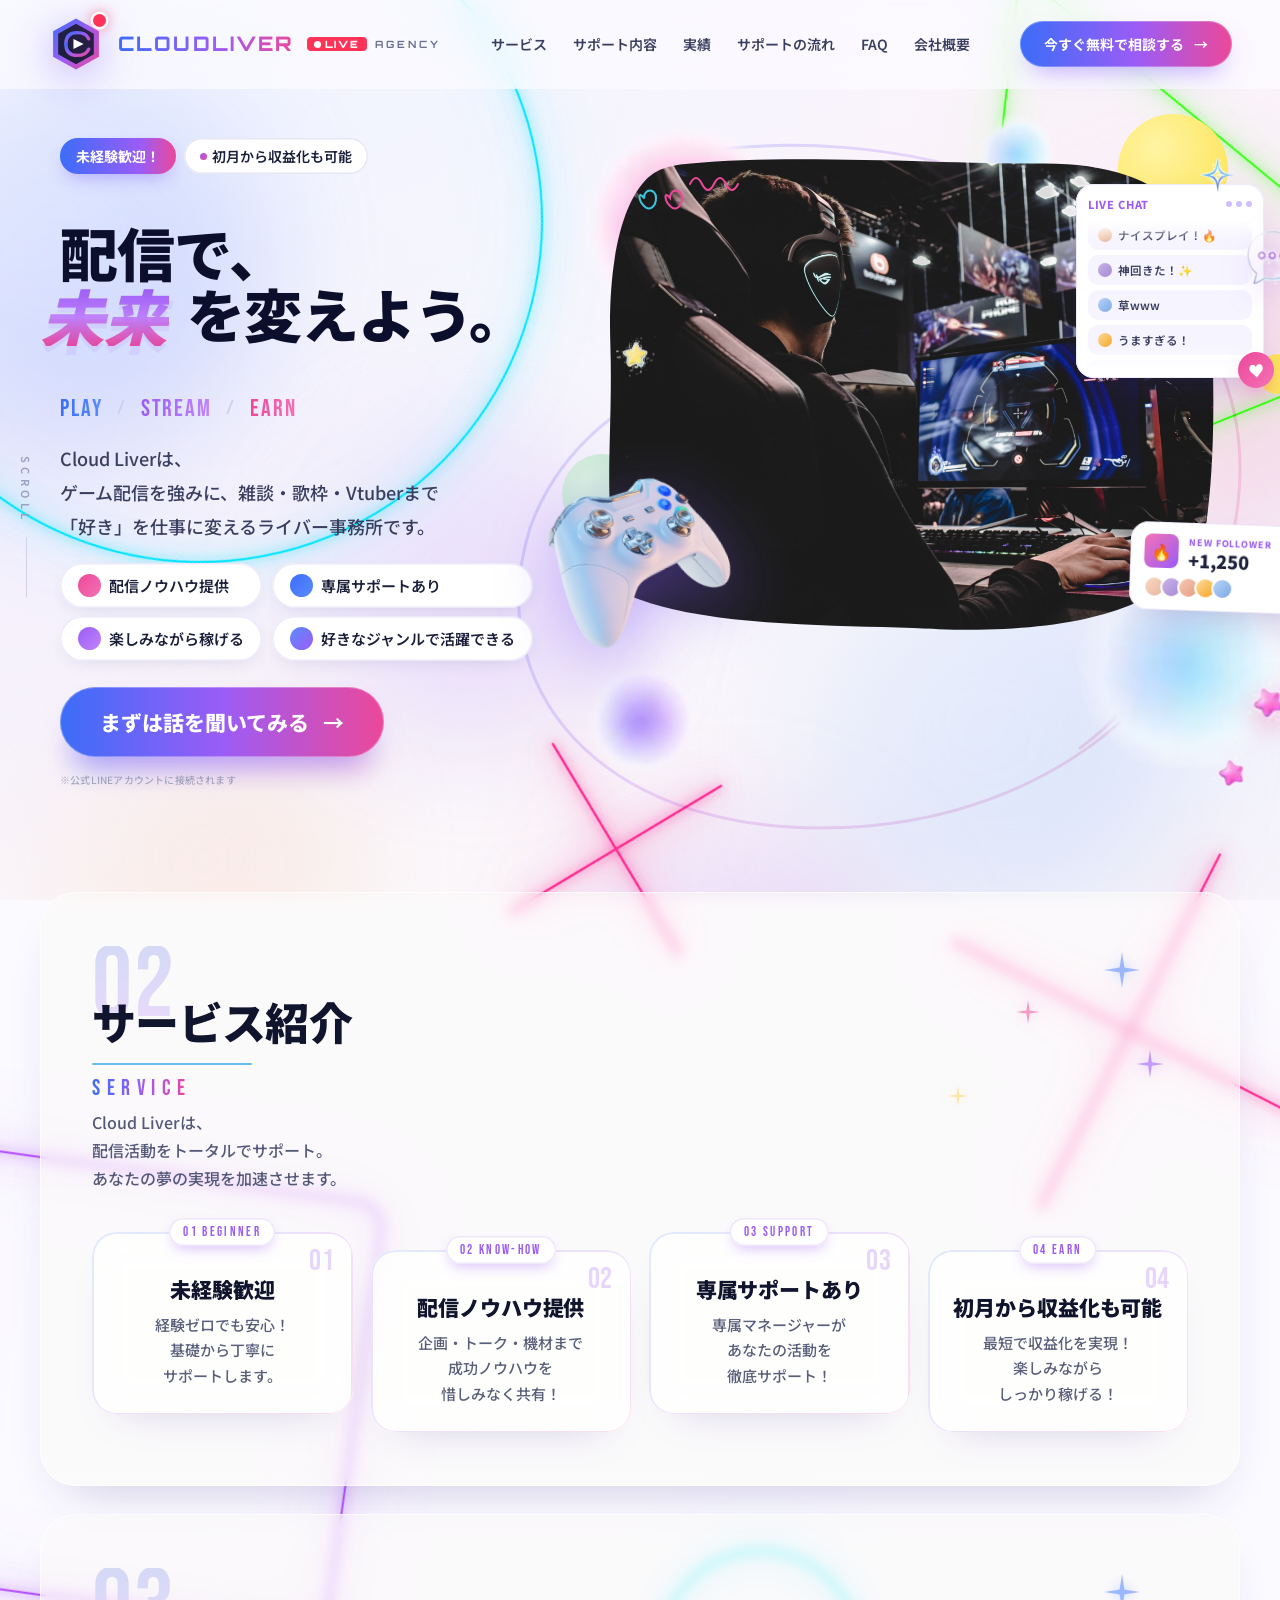
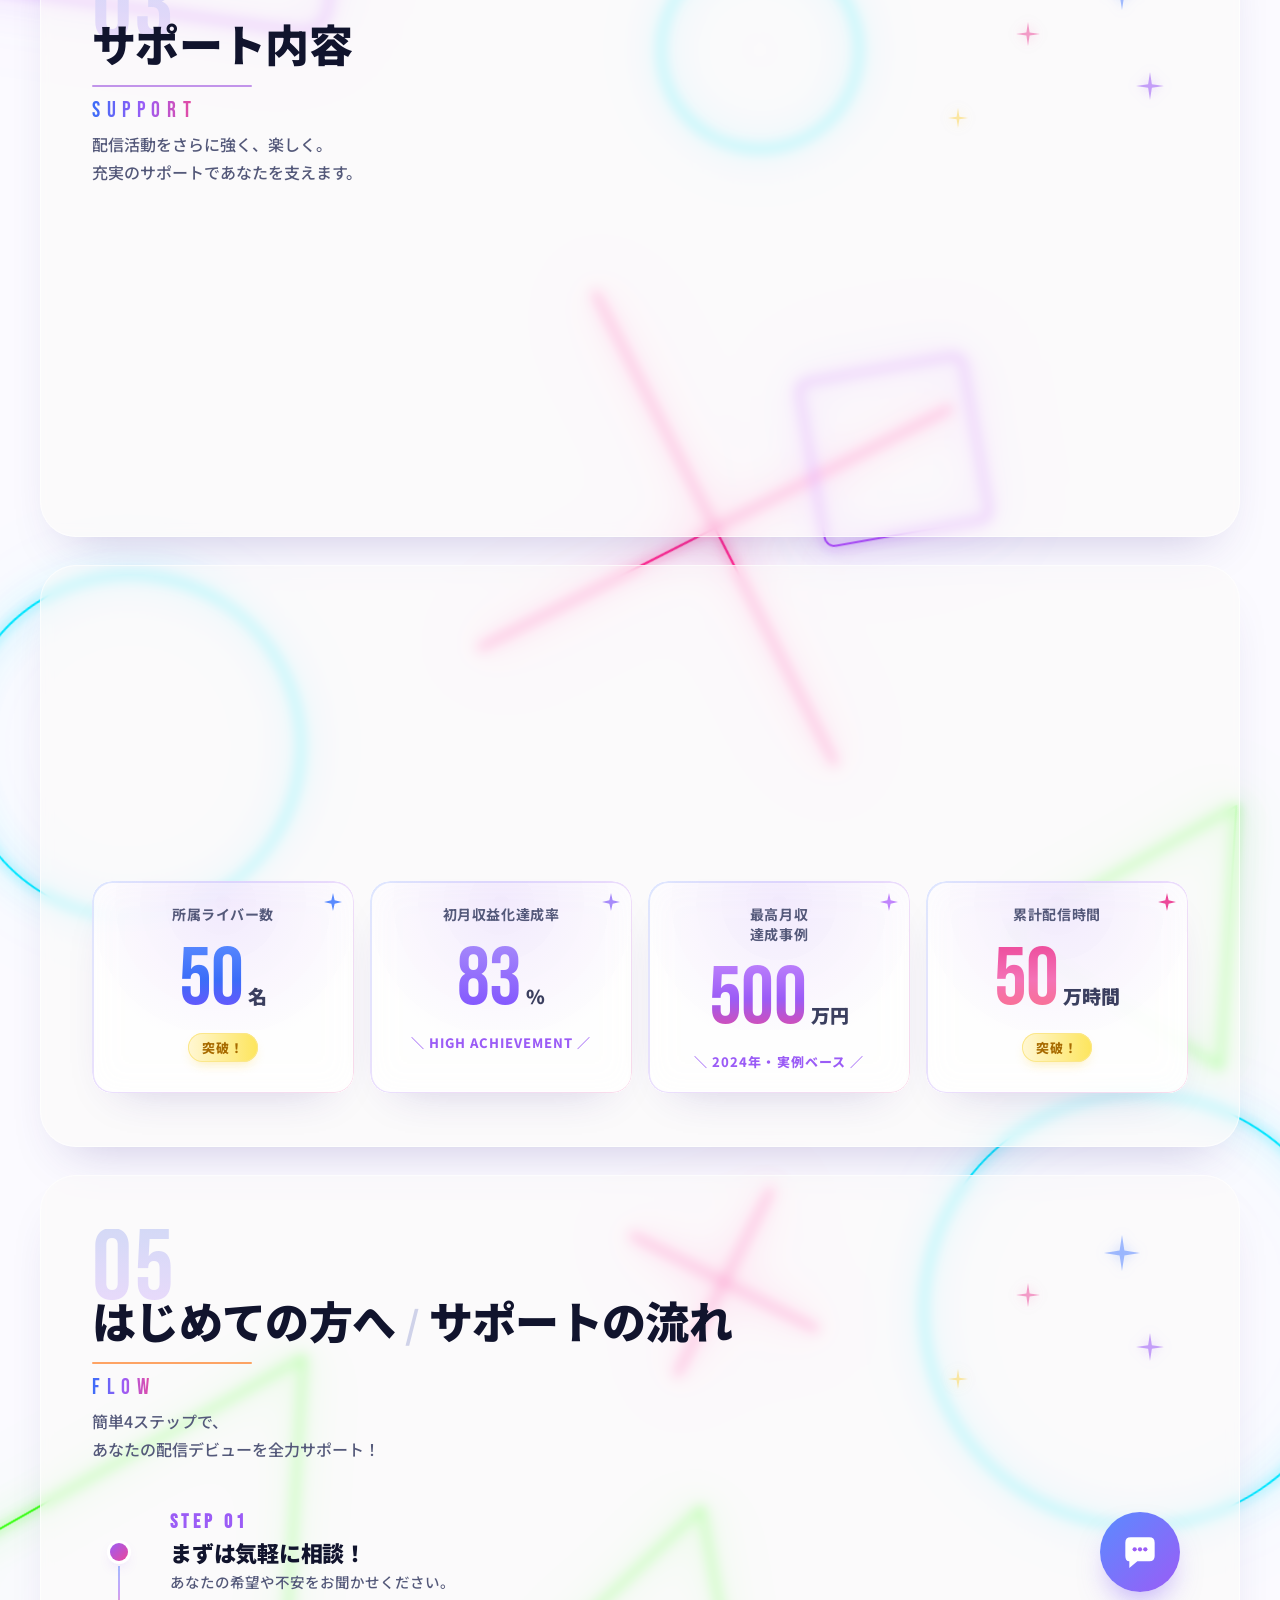
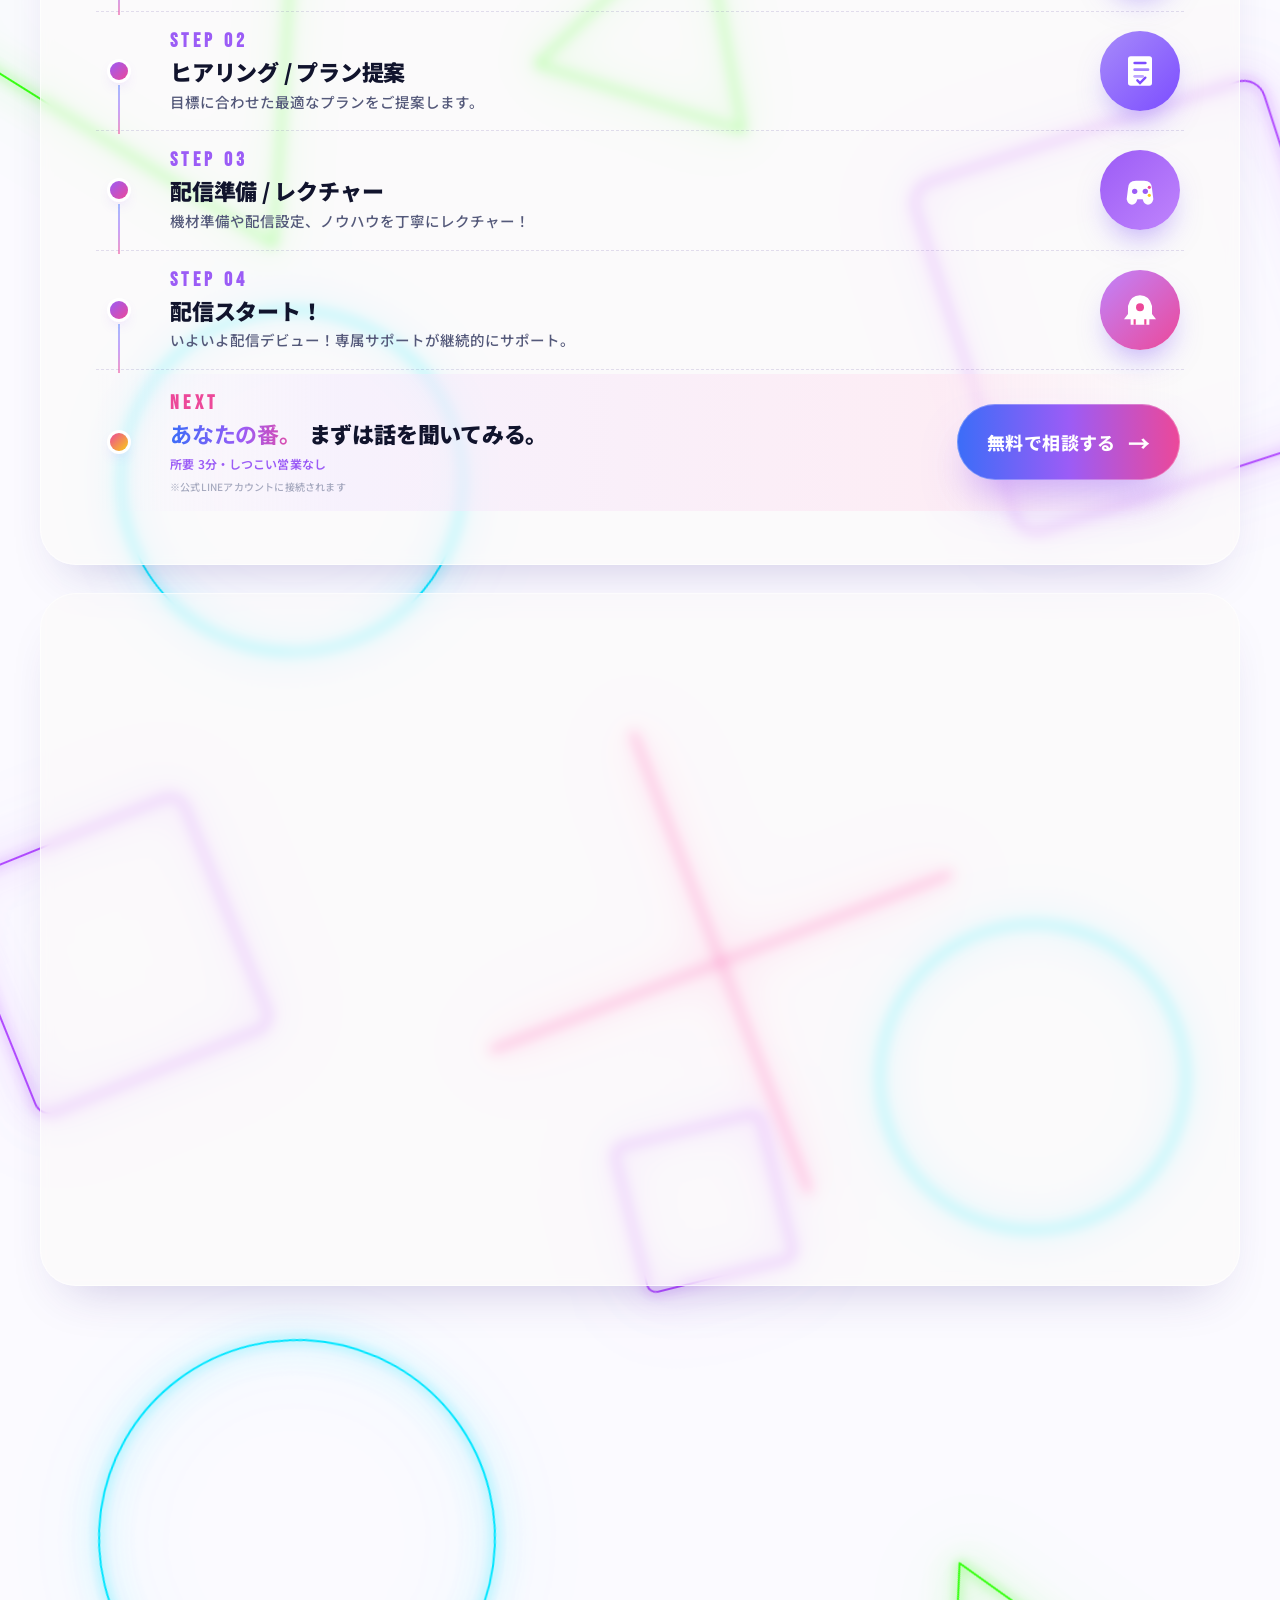
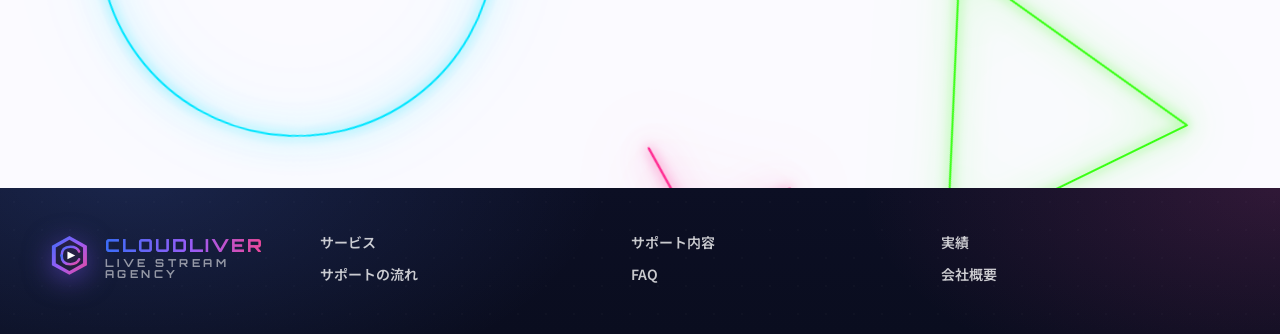
<file: docs/index.html>
<!doctype html>
<html lang="ja">
<head>
<meta charset="utf-8" />
<meta name="viewport" content="width=device-width, initial-scale=1" />
<title>Cloud Liver — 配信で、未来を変えよう。</title>
<meta name="description" content="所属50名・最高月収500万円。ライバー事務所「Cloud Liver」は、事務所の取り分0%＝売上を100%還元。専属サポートで初月から収益化も可能。稼いだ分はすべて、あなたのものに。" />
<!-- OGP / SNSシェア用 -->
<meta property="og:type" content="website" />
<meta property="og:site_name" content="Cloud Liver" />
<meta property="og:locale" content="ja_JP" />
<meta property="og:title" content="Cloud Liver — 配信で、未来を変えよう。" />
<meta property="og:description" content="事務所の取り分0%、売上は100%ライバーに還元。ライバー事務所Cloud Liverが、配信を専属サポート。" />
<meta property="og:url" content="https://cloudliver.jp/" />
<meta name="twitter:card" content="summary" />
<link rel="canonical" href="https://cloudliver.jp/" />
<link rel="preconnect" href="https://fonts.googleapis.com" />
<link rel="preconnect" href="https://fonts.gstatic.com" crossorigin />
<link href="https://fonts.googleapis.com/css2?family=Noto+Sans+JP:wght@400;500;700;900&family=Bebas+Neue&family=Orbitron:wght@600;700;800;900&display=swap" rel="stylesheet" />
<link rel="stylesheet" href="css/style.css" />
<!-- 構造化データ（Google向け 運営会社情報） -->
<script type="application/ld+json">
{
  "@context": "https://schema.org",
  "@graph": [
    {
      "@type": "WebSite",
      "@id": "https://cloudliver.jp/#website",
      "url": "https://cloudliver.jp/",
      "name": "Cloud Liver",
      "inLanguage": "ja",
      "publisher": { "@id": "https://cloudliver.jp/#organization" }
    },
    {
      "@type": "Organization",
      "@id": "https://cloudliver.jp/#organization",
      "name": "Cloud Liver",
      "alternateName": "クラウドライバー",
      "legalName": "合同会社COCORO",
      "url": "https://cloudliver.jp/",
      "description": "ゲーマー向けライバー事務所。事務所の取り分0%＝売上を100%ライバーに還元し、専属サポートで配信デビューから収益化までを支援します。",
      "foundingDate": "2026-04-23",
      "founder": { "@type": "Person", "name": "細野 なぎさ" },
      "address": {
        "@type": "PostalAddress",
        "addressCountry": "JP",
        "addressRegion": "神奈川県",
        "addressLocality": "厚木市",
        "streetAddress": "岡田四丁目20番45号"
      }
    }
  ]
}
</script>
</head>
<body>

<!-- Loading Screen (neon brand splash) -->
<div class="loading-screen" id="loadingScreen" aria-hidden="true">
  <div class="loading-screen__inner">
    <div class="loading-screen__logo">
      <svg viewBox="0 0 44 44" xmlns="http://www.w3.org/2000/svg" aria-hidden="true">
        <defs>
          <linearGradient id="loadHex" x1="0%" y1="0%" x2="100%" y2="100%">
            <stop offset="0%" stop-color="#3b6df8"/>
            <stop offset="50%" stop-color="#9b5cf6"/>
            <stop offset="100%" stop-color="#ec4899"/>
          </linearGradient>
        </defs>
        <path d="M 22 2 L 40 12 L 40 32 L 22 42 L 4 32 L 4 12 Z" fill="url(#loadHex)"/>
        <path d="M 22 6 L 36 14 L 36 30 L 22 38 L 8 30 L 8 14 Z" fill="rgba(15,8,30,.95)"/>
        <path d="M 14 22 Q 14 13 23 13 Q 30 13 32 18" fill="none" stroke="url(#loadHex)" stroke-width="2.6" stroke-linecap="round"/>
        <path d="M 14 22 Q 14 31 23 31 Q 30 31 32 26" fill="none" stroke="url(#loadHex)" stroke-width="2.6" stroke-linecap="round"/>
        <path d="M 20 18 L 20 26 L 28 22 Z" fill="#fff"/>
      </svg>
      <div class="loading-screen__brand">CLOUD LIVER</div>
    </div>
    <div class="loading-screen__bar"><div class="loading-screen__bar-fill"></div></div>
  </div>
</div>

<div class="bg-layer" aria-hidden="true">
  <div class="orb o1"></div>
  <div class="orb o2"></div>
  <div class="orb o3"></div>
  <div class="orb o4"></div>
  <div class="orb o5"></div>
  <div class="orb o6"></div>
</div>

<div class="bg-shapes" aria-hidden="true">
  <span class="bg-shape glow-cyan" style="top:-160px;left:-180px;width:760px;height:760px;--r:14deg;--dur:26s;--delay:0s"><svg viewBox="0 0 60 60" xmlns="http://www.w3.org/2000/svg" aria-hidden="true"><circle cx="30" cy="30" r="27" fill="none" stroke="#00e5ff" stroke-width="2"/></svg></span>
  <span class="bg-shape glow-lime" style="top:-100px;right:-160px;width:640px;height:640px;--r:-22deg;--dur:24s;--delay:-4s"><svg viewBox="0 0 60 60" xmlns="http://www.w3.org/2000/svg" aria-hidden="true"><path d="M 30 5 L 55 51 L 5 51 Z" fill="none" stroke="#39ff14" stroke-width="2" stroke-linejoin="round"/></svg></span>
  <span class="bg-shape glow-pink" style="top:14%;left:38%;width:260px;height:260px;--r:14deg;--dur:16s;--delay:-3s"><svg viewBox="0 0 60 60" xmlns="http://www.w3.org/2000/svg" aria-hidden="true"><path d="M 10 10 L 50 50 M 50 10 L 10 50" stroke="#ff2e93" stroke-width="2.4" stroke-linecap="round" fill="none"/></svg></span>
  <span class="bg-shape glow-purple" style="top:22%;left:-120px;width:520px;height:520px;--r:8deg;--dur:26s;--delay:-2s"><svg viewBox="0 0 60 60" xmlns="http://www.w3.org/2000/svg" aria-hidden="true"><rect x="5" y="5" width="50" height="50" rx="3" fill="none" stroke="#b14bff" stroke-width="2"/></svg></span>
  <span class="bg-shape glow-pink" style="top:16%;right:-60px;width:420px;height:420px;--r:-18deg;--dur:22s;--delay:-7s"><svg viewBox="0 0 60 60" xmlns="http://www.w3.org/2000/svg" aria-hidden="true"><path d="M 10 10 L 50 50 M 50 10 L 10 50" stroke="#ff2e93" stroke-width="2.4" stroke-linecap="round" fill="none"/></svg></span>
  <span class="bg-shape glow-cyan" style="top:30%;right:32%;width:220px;height:220px;--r:24deg;--dur:15s;--delay:-5s"><svg viewBox="0 0 60 60" xmlns="http://www.w3.org/2000/svg" aria-hidden="true"><circle cx="30" cy="30" r="27" fill="none" stroke="#00e5ff" stroke-width="2"/></svg></span>
  <span class="bg-shape glow-pink" style="top:36%;left:34%;width:560px;height:560px;--r:18deg;--dur:22s;--delay:-7s"><svg viewBox="0 0 60 60" xmlns="http://www.w3.org/2000/svg" aria-hidden="true"><path d="M 10 10 L 50 50 M 50 10 L 10 50" stroke="#ff2e93" stroke-width="2.4" stroke-linecap="round" fill="none"/></svg></span>
  <span class="bg-shape glow-cyan" style="top:42%;left:-60px;width:380px;height:380px;--r:-12deg;--dur:23s;--delay:-5s"><svg viewBox="0 0 60 60" xmlns="http://www.w3.org/2000/svg" aria-hidden="true"><circle cx="30" cy="30" r="27" fill="none" stroke="#00e5ff" stroke-width="2"/></svg></span>
  <span class="bg-shape glow-lime" style="top:46%;right:-40px;width:300px;height:300px;--r:32deg;--dur:18s;--delay:-3s"><svg viewBox="0 0 60 60" xmlns="http://www.w3.org/2000/svg" aria-hidden="true"><path d="M 30 5 L 55 51 L 5 51 Z" fill="none" stroke="#39ff14" stroke-width="2" stroke-linejoin="round"/></svg></span>
  <span class="bg-shape glow-purple" style="top:38%;left:62%;width:200px;height:200px;--r:-10deg;--dur:17s;--delay:-8s"><svg viewBox="0 0 60 60" xmlns="http://www.w3.org/2000/svg" aria-hidden="true"><rect x="5" y="5" width="50" height="50" rx="3" fill="none" stroke="#b14bff" stroke-width="2"/></svg></span>
  <span class="bg-shape glow-cyan" style="top:52%;right:-100px;width:480px;height:480px;--r:-12deg;--dur:25s;--delay:-5s"><svg viewBox="0 0 60 60" xmlns="http://www.w3.org/2000/svg" aria-hidden="true"><circle cx="30" cy="30" r="27" fill="none" stroke="#00e5ff" stroke-width="2"/></svg></span>
  <span class="bg-shape glow-lime" style="top:56%;left:-100px;width:560px;height:560px;--r:32deg;--dur:25s;--delay:-3s"><svg viewBox="0 0 60 60" xmlns="http://www.w3.org/2000/svg" aria-hidden="true"><path d="M 30 5 L 55 51 L 5 51 Z" fill="none" stroke="#39ff14" stroke-width="2" stroke-linejoin="round"/></svg></span>
  <span class="bg-shape glow-pink" style="top:54%;left:48%;width:220px;height:220px;--r:-18deg;--dur:16s;--delay:-1s"><svg viewBox="0 0 60 60" xmlns="http://www.w3.org/2000/svg" aria-hidden="true"><path d="M 10 10 L 50 50 M 50 10 L 10 50" stroke="#ff2e93" stroke-width="2.4" stroke-linecap="round" fill="none"/></svg></span>
  <span class="bg-shape glow-purple" style="top:64%;right:-80px;width:440px;height:440px;--r:-18deg;--dur:23s;--delay:-9s"><svg viewBox="0 0 60 60" xmlns="http://www.w3.org/2000/svg" aria-hidden="true"><rect x="5" y="5" width="50" height="50" rx="3" fill="none" stroke="#b14bff" stroke-width="2"/></svg></span>
  <span class="bg-shape glow-cyan" style="top:68%;left:8%;width:380px;height:380px;--r:24deg;--dur:21s;--delay:-6s"><svg viewBox="0 0 60 60" xmlns="http://www.w3.org/2000/svg" aria-hidden="true"><circle cx="30" cy="30" r="27" fill="none" stroke="#00e5ff" stroke-width="2"/></svg></span>
  <span class="bg-shape glow-lime" style="top:60%;left:42%;width:260px;height:260px;--r:18deg;--dur:17s;--delay:-2s"><svg viewBox="0 0 60 60" xmlns="http://www.w3.org/2000/svg" aria-hidden="true"><path d="M 30 5 L 55 51 L 5 51 Z" fill="none" stroke="#39ff14" stroke-width="2" stroke-linejoin="round"/></svg></span>
  <span class="bg-shape glow-pink" style="top:76%;left:36%;width:520px;height:520px;--r:24deg;--dur:22s;--delay:-6s"><svg viewBox="0 0 60 60" xmlns="http://www.w3.org/2000/svg" aria-hidden="true"><path d="M 10 10 L 50 50 M 50 10 L 10 50" stroke="#ff2e93" stroke-width="2.4" stroke-linecap="round" fill="none"/></svg></span>
  <span class="bg-shape glow-cyan" style="top:80%;right:6%;width:340px;height:340px;--r:-8deg;--dur:19s;--delay:-4s"><svg viewBox="0 0 60 60" xmlns="http://www.w3.org/2000/svg" aria-hidden="true"><circle cx="30" cy="30" r="27" fill="none" stroke="#00e5ff" stroke-width="2"/></svg></span>
  <span class="bg-shape glow-purple" style="top:78%;left:-40px;width:300px;height:300px;--r:-22deg;--dur:20s;--delay:-8s"><svg viewBox="0 0 60 60" xmlns="http://www.w3.org/2000/svg" aria-hidden="true"><rect x="5" y="5" width="50" height="50" rx="3" fill="none" stroke="#b14bff" stroke-width="2"/></svg></span>
  <span class="bg-shape glow-cyan" style="top:88%;left:6%;width:440px;height:440px;--r:8deg;--dur:24s;--delay:-2s"><svg viewBox="0 0 60 60" xmlns="http://www.w3.org/2000/svg" aria-hidden="true"><circle cx="30" cy="30" r="27" fill="none" stroke="#00e5ff" stroke-width="2"/></svg></span>
  <span class="bg-shape glow-lime" style="top:92%;right:8%;width:320px;height:320px;--r:-26deg;--dur:18s;--delay:-5s"><svg viewBox="0 0 60 60" xmlns="http://www.w3.org/2000/svg" aria-hidden="true"><path d="M 30 5 L 55 51 L 5 51 Z" fill="none" stroke="#39ff14" stroke-width="2" stroke-linejoin="round"/></svg></span>
  <span class="bg-shape glow-pink" style="top:96%;left:46%;width:220px;height:220px;--r:16deg;--dur:14s;--delay:-3s"><svg viewBox="0 0 60 60" xmlns="http://www.w3.org/2000/svg" aria-hidden="true"><path d="M 10 10 L 50 50 M 50 10 L 10 50" stroke="#ff2e93" stroke-width="2.4" stroke-linecap="round" fill="none"/></svg></span>
  <span class="bg-shape glow-purple" style="top:84%;right:38%;width:180px;height:180px;--r:-14deg;--dur:15s;--delay:-7s"><svg viewBox="0 0 60 60" xmlns="http://www.w3.org/2000/svg" aria-hidden="true"><rect x="5" y="5" width="50" height="50" rx="3" fill="none" stroke="#b14bff" stroke-width="2"/></svg></span>
</div>

<!-- ====================== HEADER ====================== -->
<header class="site">
  <div class="header-inner">
  <div class="brand" aria-label="Cloud Liver">
    <div class="mark">
      <svg class="hex" viewBox="0 0 44 44" xmlns="http://www.w3.org/2000/svg">
        <defs>
          <linearGradient id="hexg" x1="0%" y1="0%" x2="100%" y2="100%">
            <stop offset="0%" stop-color="#3b6df8"/>
            <stop offset="50%" stop-color="#9b5cf6"/>
            <stop offset="100%" stop-color="#ec4899"/>
          </linearGradient>
          <linearGradient id="hexg2" x1="0%" y1="100%" x2="100%" y2="0%">
            <stop offset="0%" stop-color="#1b1f3a"/>
            <stop offset="100%" stop-color="#2a1f4a"/>
          </linearGradient>
        </defs>
        <path d="M 22 2 L 40 12 L 40 32 L 22 42 L 4 32 L 4 12 Z" fill="url(#hexg)"/>
        <path d="M 22 6 L 36 14 L 36 30 L 22 38 L 8 30 L 8 14 Z" fill="url(#hexg2)"/>
        <path d="M 14 22 Q 14 13 23 13 Q 30 13 32 18" fill="none" stroke="url(#hexg)" stroke-width="2.6" stroke-linecap="round"/>
        <path d="M 14 22 Q 14 31 23 31 Q 30 31 32 26" fill="none" stroke="url(#hexg)" stroke-width="2.6" stroke-linecap="round"/>
        <path d="M 20 18 L 20 26 L 28 22 Z" fill="#fff"/>
      </svg>
      <span class="pulse"></span>
    </div>
    <div class="word">
      <span class="name"><span class="wordmark">CLOUDLIVER</span></span>
      <span class="tag"><span class="live">LIVE</span><span>AGENCY</span></span>
    </div>
  </div>
  <nav class="main">
    <a href="#service">サービス</a>
    <a href="#support">サポート内容</a>
    <a href="#results">実績</a>
    <a href="#flow">サポートの流れ</a>
    <a href="#faq">FAQ</a>
    <a href="company.html">会社概要</a>
  </nav>
  <a class="cta-pill" href="https://lin.ee/uQG1c1m" target="_blank" rel="noopener">今すぐ無料で相談する<span class="arr">→</span></a>
  <button class="nav-toggle" id="navToggle" type="button" aria-label="メニューを開く" aria-expanded="false" aria-controls="navDrawer"><span class="bar"></span><span class="bar"></span><span class="bar"></span></button>
  </div>
</header>

<div class="nav-drawer" id="navDrawer" aria-hidden="true">
  <div class="nav-drawer-backdrop" data-nav-close></div>
  <aside class="nav-drawer-panel" role="dialog" aria-label="メニュー">
    <button class="nav-drawer-close" type="button" aria-label="メニューを閉じる" data-nav-close>×</button>
    <div class="nav-drawer-brand">CLOUD LIVER</div>
    <nav class="nav-drawer-nav">
      <a href="#service">サービス</a>
      <a href="#support">サポート内容</a>
      <a href="#results">実績</a>
      <a href="#flow">サポートの流れ</a>
      <a href="#faq">FAQ</a>
      <a href="company.html">会社概要</a>
    </nav>
    <div class="nav-drawer-cta-wrap">
      <a class="nav-drawer-cta" href="https://lin.ee/uQG1c1m" target="_blank" rel="noopener">今すぐ無料で相談する<span class="arr">→</span></a>
      <span class="line-note on-dark">※公式LINEアカウントに接続されます</span>
    </div>
  </aside>
</div>

<!-- ====================== HERO ====================== -->
<section class="hero">
  <svg class="swirl" viewBox="0 0 1280 780" preserveAspectRatio="none" xmlns="http://www.w3.org/2000/svg">
    <defs>
      <linearGradient id="sg" x1="0%" y1="0%" x2="100%" y2="50%">
        <stop offset="0%" stop-color="#5a8bff" stop-opacity=".35"/>
        <stop offset="50%" stop-color="#c084fc" stop-opacity=".4"/>
        <stop offset="100%" stop-color="#f472b6" stop-opacity=".35"/>
      </linearGradient>
    </defs>
    <path d="M 620 60 C 920 -20, 1240 120, 1240 360 C 1240 540, 1080 720, 820 720 C 600 720, 480 580, 530 420 C 580 280, 760 200, 980 280 C 1180 350, 1220 540, 1080 640"
      fill="none" stroke="url(#sg)" stroke-width="3" stroke-linecap="round" opacity=".7"/>
  </svg>

  <div class="scroll-pill">SCROLL</div>

  <div class="hero-inner">
    <!-- LEFT -->
    <div class="hero-left">
      <div class="badge-row fade-in">
        <span class="badge-pill">未経験歓迎！</span>
        <span class="badge-pill outline">初月から収益化も可能</span>
      </div>

      <div class="h1-wrap fade-in delay-1">
        <h1 class="h1">
          <span class="h1-line h1-line-1">配信で、</span><br/>
          <span class="h1-line h1-line-2"><span class="mirai">未来</span>を変えよう。</span>
        </h1>
      </div>

      <div class="pse fade-in delay-2">
        <span>PLAY</span><i>/</i><span>STREAM</span><i>/</i><span>EARN</span>
      </div>

      <p class="lead fade-in delay-3">
        Cloud Liverは、<br/>
        ゲーム配信を強みに、雑談・歌枠・Vtuberまで<br/>
        「好き」を仕事に変えるライバー事務所です。
      </p>

      <div class="chip-grid fade-in delay-4">
        <span class="chip"><span class="dot pk"></span>配信ノウハウ提供</span>
        <span class="chip"><span class="dot b"></span>専属サポートあり</span>
        <span class="chip"><span class="dot p"></span>楽しみながら稼げる</span>
        <span class="chip"><span class="dot bp"></span>好きなジャンルで活躍できる</span>
      </div>

      <div class="hero-cta-wrap fade-in delay-5">
        <a class="hero-cta" href="https://lin.ee/uQG1c1m" target="_blank" rel="noopener">まずは話を聞いてみる<span class="arr">→</span></a>
        <span class="line-note">※公式LINEアカウントに接続されます</span>
      </div>
    </div>

    <!-- RIGHT — organic blob hero -->
    <div class="hero-right fade-in from-right delay-2">
      <div class="pastel pink"></div>
      <div class="pastel yellow"></div>
      <div class="pastel blue"></div>
      <div class="pastel mint"></div>
      <div class="pastel lav"></div>
      <div class="pastel tinyY"></div>
      <div class="pastel lavbig"></div>

      <svg class="deco heart-sq" viewBox="0 0 60 30" xmlns="http://www.w3.org/2000/svg">
        <path d="M 6 14 C 6 4, 18 4, 18 14 C 18 22, 12 28, 6 22 C 0 16, 0 6, 6 14 Z" fill="none" stroke="#3ec6e0" stroke-width="2" stroke-linejoin="round"/>
        <path d="M 32 14 C 32 4, 44 4, 44 14 C 44 22, 38 28, 32 22 C 26 16, 26 6, 32 14 Z" fill="none" stroke="#ec4899" stroke-width="2"/>
      </svg>
      <svg class="deco squig" viewBox="0 0 54 18" xmlns="http://www.w3.org/2000/svg">
        <path d="M 2 10 Q 8 -2 14 10 T 26 10 T 38 10 T 50 10" fill="none" stroke="#ec4899" stroke-width="2" stroke-linecap="round"/>
      </svg>

      <div class="blob-wrap">
        <svg class="blob" viewBox="0 0 520 560" xmlns="http://www.w3.org/2000/svg" preserveAspectRatio="none">
          <defs>
            <clipPath id="blobClip" clipPathUnits="objectBoundingBox">
              <path d="M 0.08 0.05 C 0.04 0.10, 0.015 0.22, 0.02 0.40 C 0.025 0.62, 0.0 0.78, 0.05 0.92 C 0.18 0.99, 0.40 0.98, 0.55 0.99 C 0.78 1.0, 0.95 0.94, 0.98 0.78 C 1.0 0.6, 0.99 0.42, 0.99 0.28 C 0.98 0.10, 0.88 0.02, 0.72 0.02 C 0.55 0.02, 0.30 0.0, 0.15 0.02 C 0.10 0.025, 0.09 0.04, 0.08 0.05 Z"/>
            </clipPath>
          </defs>
        </svg>
        <div class="blob-clipped">
          <div class="scene">
            <div class="silhouette"></div>
            <div class="crt-glow"></div>
          </div>
        </div>
      </div>

      <img class="deco gamepad-3d" src="assets/gamepad_3d.png" alt="" />
      <img class="deco coin-sticker" src="assets/deco_star_pink.png" alt="" />
      <img class="deco chat-bubble" src="assets/deco_chat_bubble.png" alt="" />

      <div class="chat-card">
        <div class="head"><span>LIVE CHAT</span><span class="dots"><i></i><i></i><i></i></span></div>
        <div class="feed">
          <div class="feed-track">
            <div class="msg u1"><span class="avatar"></span>ナイスプレイ！🔥</div>
            <div class="msg u2"><span class="avatar"></span>神回きた！✨</div>
            <div class="msg u3"><span class="avatar"></span>草www</div>
            <div class="msg u4"><span class="avatar"></span>うますぎる！</div>
            <div class="msg u5"><span class="avatar"></span>GG！👍</div>
            <div class="msg u1"><span class="avatar"></span>応援してます🎉</div>
            <div class="msg u2"><span class="avatar"></span>かっこいい～💖</div>
            <div class="msg u3"><span class="avatar"></span>配信おつ！</div>
            <div class="msg u4"><span class="avatar"></span>キル取れた〜🎮</div>
            <div class="msg u5"><span class="avatar"></span>最高〜✨</div>
            <div class="msg u1"><span class="avatar"></span>ナイスプレイ！🔥</div>
            <div class="msg u2"><span class="avatar"></span>神回きた！✨</div>
            <div class="msg u3"><span class="avatar"></span>草www</div>
            <div class="msg u4"><span class="avatar"></span>うますぎる！</div>
            <div class="msg u5"><span class="avatar"></span>GG！👍</div>
            <div class="msg u1"><span class="avatar"></span>応援してます🎉</div>
            <div class="msg u2"><span class="avatar"></span>かわいい〜💖</div>
            <div class="msg u3"><span class="avatar"></span>配信おつ！</div>
            <div class="msg u4"><span class="avatar"></span>キル取れた〜🎮</div>
            <div class="msg u5"><span class="avatar"></span>最高〜✨</div>
          </div>
        </div>
        <div class="heart">♥</div>
      </div>

      <div class="follower-card">
        <div class="row">
          <div class="flame">🔥</div>
          <div>
            <div class="lbl">NEW FOLLOWER</div>
            <div class="num">+1,250</div>
          </div>
        </div>
        <div class="avs"><i></i><i></i><i></i><i></i><i></i></div>
      </div>

      <img class="deco spark1" src="assets/deco_sparkle.png" alt="" />
      <img class="deco spark2" src="assets/deco_star_pink.png" alt="" />
      <img class="deco spark3" src="assets/deco_star_yellow.png" alt="" />
    </div>
  </div>
</section>

<!-- ====================== 02 SERVICE ====================== -->
<section class="block" id="service">
  <div class="sec-head fade-in">
    <div>
      <div class="sec-num">02</div>
      <h2 class="sec-title line-blue">サービス紹介</h2>
      <div class="sec-eyebrow">SERVICE</div>
      <p class="sec-lead">Cloud Liverは、<br/>配信活動をトータルでサポート。<br/>あなたの夢の実現を加速させます。</p>
    </div>
    <div class="sec-sparkles" aria-hidden="true">
      <svg class="sparkle sp1" viewBox="0 0 24 24"><path d="M12 0 L13.6 10.4 L24 12 L13.6 13.6 L12 24 L10.4 13.6 L0 12 L10.4 10.4 Z"/></svg>
      <svg class="sparkle sp2" viewBox="0 0 24 24"><path d="M12 0 L13.6 10.4 L24 12 L13.6 13.6 L12 24 L10.4 13.6 L0 12 L10.4 10.4 Z"/></svg>
      <svg class="sparkle sp3" viewBox="0 0 24 24"><path d="M12 0 L13.6 10.4 L24 12 L13.6 13.6 L12 24 L10.4 13.6 L0 12 L10.4 10.4 Z"/></svg>
      <svg class="sparkle sp4" viewBox="0 0 24 24"><path d="M12 0 L13.6 10.4 L24 12 L13.6 13.6 L12 24 L10.4 13.6 L0 12 L10.4 10.4 Z"/></svg>
    </div>
  </div>

  <div class="service-grid fade-in delay-2">
    <a class="svc-card s1" href="#">
      <span class="pill-en">01 BEGINNER</span>
      <div class="svc-num">01</div>
      <h3>未経験歓迎</h3>
      <p>経験ゼロでも安心！<br/>基礎から丁寧に<br/>サポートします。</p>
    </a>

    <a class="svc-card s2" href="#">
      <span class="pill-en">02 KNOW-HOW</span>
      <div class="svc-num">02</div>
      <h3>配信ノウハウ提供</h3>
      <p>企画・トーク・機材まで<br/>成功ノウハウを<br/>惜しみなく共有！</p>
    </a>

    <a class="svc-card s3" href="#">
      <span class="pill-en">03 SUPPORT</span>
      <div class="svc-num">03</div>
      <h3>専属サポートあり</h3>
      <p>専属マネージャーが<br/>あなたの活動を<br/>徹底サポート！</p>
    </a>

    <a class="svc-card s4" href="#">
      <span class="pill-en">04 EARN</span>
      <div class="svc-num">04</div>
      <h3>初月から収益化も可能</h3>
      <p>最短で収益化を実現！<br/>楽しみながら<br/>しっかり稼げる！</p>
    </a>
  </div>
</section>

<!-- ====================== 03 SUPPORT ====================== -->
<section class="block" id="support">
  <div class="sec-head fade-in">
    <div>
      <div class="sec-num">03</div>
      <h2 class="sec-title line-purple">サポート内容</h2>
      <div class="sec-eyebrow">SUPPORT</div>
      <p class="sec-lead">配信活動をさらに強く、楽しく。<br/>充実のサポートであなたを支えます。</p>
    </div>
    <div class="sec-sparkles" aria-hidden="true">
      <svg class="sparkle sp1" viewBox="0 0 24 24"><path d="M12 0 L13.6 10.4 L24 12 L13.6 13.6 L12 24 L10.4 13.6 L0 12 L10.4 10.4 Z"/></svg>
      <svg class="sparkle sp2" viewBox="0 0 24 24"><path d="M12 0 L13.6 10.4 L24 12 L13.6 13.6 L12 24 L10.4 13.6 L0 12 L10.4 10.4 Z"/></svg>
      <svg class="sparkle sp3" viewBox="0 0 24 24"><path d="M12 0 L13.6 10.4 L24 12 L13.6 13.6 L12 24 L10.4 13.6 L0 12 L10.4 10.4 Z"/></svg>
      <svg class="sparkle sp4" viewBox="0 0 24 24"><path d="M12 0 L13.6 10.4 L24 12 L13.6 13.6 L12 24 L10.4 13.6 L0 12 L10.4 10.4 Z"/></svg>
    </div>
  </div>

  <div class="support-grid fade-in delay-2">
    <a class="sup-card" href="#">
      <div class="body">
        <div class="step-tag">STEP 01</div>
        <div class="eyebrow">COACHING</div>
        <h4>配信コーチング</h4>
        <p>経験豊富な
配信のプロが
マンツーマンで指導！</p>
      </div>
    </a>
    <a class="sup-card" href="#">
      <div class="body">
        <div class="step-tag">STEP 02</div>
        <div class="eyebrow">EQUIPMENT</div>
        <h4>機材サポート</h4>
        <p>おすすめ機材の提案や<br/>割引・貸出サポートも充実！</p>
      </div>
    </a>
    <a class="sup-card" href="#">
      <div class="body">
        <div class="step-tag">STEP 03</div>
        <div class="eyebrow">MONETIZATION</div>
        <h4>収益化サポート</h4>
        <p>各プラットフォームの収益化や<br/>案件獲得まで徹底サポート！</p>
      </div>
    </a>
    <a class="sup-card" href="#">
      <div class="body">
        <div class="step-tag">STEP 04</div>
        <div class="eyebrow">DESIGN</div>
        <h4>デザイン・ブランディング</h4>
        <p>オーバーレイ / ロゴ / サムネイル<br/>魅力を引き出すデザインを提供！</p>
      </div>
    </a>
    <a class="sup-card" href="#">
      <div class="body">
        <div class="step-tag">STEP 05</div>
        <div class="eyebrow">COLLAB &amp; EVENT</div>
        <h4>コラボ・イベント支援</h4>
        <p>コラボ相手の紹介や<br/>イベント出演のチャンスも！</p>
      </div>
    </a>
  </div>
</section>

<!-- ====================== 04 RESULTS ====================== -->
<section class="block" id="results">
  <div class="sec-head fade-in">
    <div>
      <div class="sec-num">04</div>
      <h2 class="sec-title with-slash line-pink">実績<span class="slash">/</span>数字で見る成果</h2>
      <div class="sec-eyebrow">RESULTS</div>
      <p class="sec-lead">多くの配信者がCloud Liverで<br/>夢を叶えています！</p>
    </div>
  </div>

  <div class="results-grid fade-in delay-2">
    <div class="res-card r1">
      <svg class="corner-spark" viewBox="0 0 22 22" xmlns="http://www.w3.org/2000/svg"><path d="M 11 0 L 13 9 L 22 11 L 13 13 L 11 22 L 9 13 L 0 11 L 9 9 Z" fill="#5a8bff"/></svg>
      <div class="lbl">所属ライバー数</div>
      <div class="num-row"><span class="num">50</span><span class="unit">名</span></div>
      <span class="badge-suf">突破！</span>
    </div>
    <div class="res-card r2">
      <svg class="corner-spark" viewBox="0 0 22 22" xmlns="http://www.w3.org/2000/svg"><path d="M 11 0 L 13 9 L 22 11 L 13 13 L 11 22 L 9 13 L 0 11 L 9 9 Z" fill="#a78bfa"/></svg>
      <div class="lbl">初月収益化達成率</div>
      <div class="num-row"><span class="num">83</span><span class="unit">%</span></div>
      <span class="suf">＼ HIGH ACHIEVEMENT ／</span>
    </div>
    <div class="res-card r3">
      <svg class="corner-spark" viewBox="0 0 22 22" xmlns="http://www.w3.org/2000/svg"><path d="M 11 0 L 13 9 L 22 11 L 13 13 L 11 22 L 9 13 L 0 11 L 9 9 Z" fill="#c084fc"/></svg>
      <div class="lbl">最高月収<br/>達成事例</div>
      <div class="num-row"><span class="num">500</span><span class="unit">万円</span></div>
      <span class="suf">＼ 2024年・実例ベース ／</span>
    </div>
    <div class="res-card r4">
      <svg class="corner-spark" viewBox="0 0 22 22" xmlns="http://www.w3.org/2000/svg"><path d="M 11 0 L 13 9 L 22 11 L 13 13 L 11 22 L 9 13 L 0 11 L 9 9 Z" fill="#ec4899"/></svg>
      <div class="lbl">累計配信時間</div>
      <div class="num-row"><span class="num">50</span><span class="unit">万時間</span></div>
      <span class="badge-suf">突破！</span>
    </div>
  </div>
</section>

<!-- ====================== 05 FLOW ====================== -->
<section class="block" id="flow">
  <div class="sec-head fade-in">
    <div>
      <div class="sec-num">05</div>
      <h2 class="sec-title with-slash line-orange">はじめての方へ<span class="slash">/</span>サポートの流れ</h2>
      <div class="sec-eyebrow">FLOW</div>
      <p class="sec-lead">簡単4ステップで、<br/>あなたの配信デビューを全力サポート！</p>
    </div>
    <div class="sec-sparkles" aria-hidden="true">
      <svg class="sparkle sp1" viewBox="0 0 24 24"><path d="M12 0 L13.6 10.4 L24 12 L13.6 13.6 L12 24 L10.4 13.6 L0 12 L10.4 10.4 Z"/></svg>
      <svg class="sparkle sp2" viewBox="0 0 24 24"><path d="M12 0 L13.6 10.4 L24 12 L13.6 13.6 L12 24 L10.4 13.6 L0 12 L10.4 10.4 Z"/></svg>
      <svg class="sparkle sp3" viewBox="0 0 24 24"><path d="M12 0 L13.6 10.4 L24 12 L13.6 13.6 L12 24 L10.4 13.6 L0 12 L10.4 10.4 Z"/></svg>
      <svg class="sparkle sp4" viewBox="0 0 24 24"><path d="M12 0 L13.6 10.4 L24 12 L13.6 13.6 L12 24 L10.4 13.6 L0 12 L10.4 10.4 Z"/></svg>
    </div>
  </div>

  <div class="flow-timeline fade-in delay-2">
    <div class="flow-tl-item">
      <div class="tl-left"><div class="dot"></div></div>
      <div class="tl-mid">
        <div class="step-label">STEP 01</div>
        <h4>まずは気軽に相談！</h4>
        <p>あなたの希望や不安をお聞かせください。</p>
      </div>
      <div class="tl-right"><div class="ico"><div class="pill"><svg viewBox="0 0 30 30" xmlns="http://www.w3.org/2000/svg"><path d="M 4 8 Q 4 4 8 4 L 22 4 Q 26 4 26 8 L 26 18 Q 26 22 22 22 L 13 22 L 7 27 L 7 22 Q 4 22 4 18 Z" fill="#fff"/><circle cx="11" cy="13" r="1.6" fill="#9b5cf6"/><circle cx="15" cy="13" r="1.6" fill="#9b5cf6"/><circle cx="19" cy="13" r="1.6" fill="#9b5cf6"/></svg></div></div></div>
    </div>
    <div class="flow-tl-item">
      <div class="tl-left"><div class="dot"></div></div>
      <div class="tl-mid">
        <div class="step-label">STEP 02</div>
        <h4>ヒアリング / プラン提案</h4>
        <p>目標に合わせた最適なプランをご提案します。</p>
      </div>
      <div class="tl-right"><div class="ico"><div class="pill" style="background:linear-gradient(135deg,#a78bfa,#7c4dff)"><svg viewBox="0 0 30 30" xmlns="http://www.w3.org/2000/svg"><rect x="6" y="4" width="18" height="22" rx="2" fill="#fff"/><rect x="10" y="8" width="10" height="2" rx="1" fill="#7c4dff"/><rect x="10" y="13" width="12" height="2" rx="1" fill="#7c4dff" opacity=".7"/><rect x="10" y="18" width="8" height="2" rx="1" fill="#7c4dff" opacity=".5"/><path d="M 13 22 L 15 24 L 19 20" stroke="#7c4dff" stroke-width="1.8" fill="none" stroke-linecap="round"/></svg></div></div></div>
    </div>
    <div class="flow-tl-item">
      <div class="tl-left"><div class="dot"></div></div>
      <div class="tl-mid">
        <div class="step-label">STEP 03</div>
        <h4>配信準備 / レクチャー</h4>
        <p>機材準備や配信設定、ノウハウを丁寧にレクチャー！</p>
      </div>
      <div class="tl-right"><div class="ico"><div class="pill" style="background:linear-gradient(135deg,#9b5cf6,#c084fc)"><svg viewBox="0 0 30 30" xmlns="http://www.w3.org/2000/svg"><path d="M 6 14 Q 6 8 12 8 L 18 8 Q 24 8 24 14 L 25 22 Q 24 26 21 26 Q 18 26 17 22 L 13 22 Q 12 26 9 26 Q 6 26 5 22 Z" fill="#fff"/><circle cx="11" cy="16" r="2" fill="#9b5cf6"/><circle cx="19" cy="16" r="2" fill="#9b5cf6"/><circle cx="22" cy="13" r="1.2" fill="#ec4899"/><circle cx="22" cy="19" r="1.2" fill="#facc15"/></svg></div></div></div>
    </div>
    <div class="flow-tl-item">
      <div class="tl-left"><div class="dot"></div></div>
      <div class="tl-mid">
        <div class="step-label">STEP 04</div>
        <h4>配信スタート！</h4>
        <p>いよいよ配信デビュー！専属サポートが継続的にサポート。</p>
      </div>
      <div class="tl-right"><div class="ico"><div class="pill" style="background:linear-gradient(135deg,#c084fc,#ec4899)"><svg viewBox="0 0 30 30" xmlns="http://www.w3.org/2000/svg"><path d="M 15 4 Q 22 4 24 12 L 24 18 L 27 22 L 22 22 L 22 26 L 8 26 L 8 22 L 3 22 L 6 18 L 6 12 Q 8 4 15 4 Z" fill="#fff"/><circle cx="15" cy="13" r="3" fill="#ec4899"/><path d="M 11 22 L 11 26 M 19 22 L 19 26" stroke="#ec4899" stroke-width="1.6"/></svg></div></div></div>
    </div>
    <a class="flow-tl-item is-cta" href="https://lin.ee/uQG1c1m" target="_blank" rel="noopener">
      <div class="tl-left"><div class="dot"></div></div>
      <div class="tl-mid">
        <div class="step-label">NEXT</div>
        <h4><b>あなたの番。</b>まずは話を聞いてみる。</h4>
        <span class="sub">所要 3分・しつこい営業なし</span>
        <span class="line-note">※公式LINEアカウントに接続されます</span>
      </div>
      <div class="tl-right">
        <span class="btn">無料で相談する<span class="arr">→</span></span>
      </div>
    </a>
  </div>
</section>

<!-- ====================== 07 FAQ ====================== -->
<section class="block" id="faq">
  <div class="sec-head fade-in">
    <div>
      <div class="sec-num">06</div>
      <h2 class="sec-title line-green">よくある質問</h2>
      <div class="sec-eyebrow">FAQ</div>
      <p class="sec-lead">よくいただくご質問をまとめました。</p>
    </div>
    <div class="sec-sparkles" aria-hidden="true">
      <svg class="sparkle sp1" viewBox="0 0 24 24"><path d="M12 0 L13.6 10.4 L24 12 L13.6 13.6 L12 24 L10.4 13.6 L0 12 L10.4 10.4 Z"/></svg>
      <svg class="sparkle sp2" viewBox="0 0 24 24"><path d="M12 0 L13.6 10.4 L24 12 L13.6 13.6 L12 24 L10.4 13.6 L0 12 L10.4 10.4 Z"/></svg>
      <svg class="sparkle sp3" viewBox="0 0 24 24"><path d="M12 0 L13.6 10.4 L24 12 L13.6 13.6 L12 24 L10.4 13.6 L0 12 L10.4 10.4 Z"/></svg>
      <svg class="sparkle sp4" viewBox="0 0 24 24"><path d="M12 0 L13.6 10.4 L24 12 L13.6 13.6 L12 24 L10.4 13.6 L0 12 L10.4 10.4 Z"/></svg>
    </div>
  </div>

  <div class="faq-grid fade-in delay-2">
    <div class="faq-list">
      <details class="faq-item" open><summary><div class="left"><span class="q">Q</span><span class="label">未経験でも本当に大丈夫ですか？</span></div><div class="plus">＋</div></summary><div class="answer">はい、所属ライバーの約7割が未経験スタートです。<br/>配信機材の選び方 / OBS設定 / トーク / タイトル設計まで、初心者向けカリキュラムをご用意しています。マネージャーが二人三脚で伴走するので、最初の30日で「初配信→収益化」までを目指せます。</div></details>
      <details class="faq-item"><summary><div class="left"><span class="q">Q</span><span class="label">どのようなジャンルを配信すればいいですか？</span></div><div class="plus">＋</div></summary><div class="answer">FPS / バトルロイヤル / RPG / 雑談 / 歌枠など<br/>ご自身が「長く楽しめる」ジャンルを一緒に決めます。<br/>市場分析データを共有し、競合の少ない時間帯・ジャンルへの参入もサポートします。</div></details>
      <details class="faq-item"><summary><div class="left"><span class="q">Q</span><span class="label">サポートの料金はかかりますか？</span></div><div class="plus">＋</div></summary><div class="answer">サポート費用は<strong>完全無料</strong>です。<br/>さらに<strong>事務所の取り分は0%</strong>、配信収益はすべてライバーご本人のものになります。<br/>事前審査やヒアリングも無料で実施しています。</div></details>
      <details class="faq-item"><summary><div class="left"><span class="q">Q</span><span class="label">副業や学業と両立できますか？</span></div><div class="plus">＋</div></summary><div class="answer">もちろん可能です。<br/>週5〜10時間の配信から始める方が大半で、学生 / 社会人それぞれの生活に合わせて<br/>配信枠を組んでいます。本業との両立事例も多数。</div></details>
    </div>
    <div class="faq-q-glow">
      <img src="assets/hatena_syuse.png" alt="?" />
    </div>
  </div>
</section>

<!-- ====================== 08 CTA BANNER ====================== -->
<section class="cta-banner fade-in scale-in" id="cta">
  <span class="cta-blob-a"></span>
  <span class="cta-blob-b"></span>
  <span class="cta-blob-c"></span>
  <img class="cta-pad" src="assets/gamepad_3d.png" alt="" />
  <div class="cta-inner">

    <div>
      <div class="ttl">一緒に、夢を叶えよう。</div>
      <div class="chip-row">
        <span class="chip-w"><span class="dot" style="background:linear-gradient(135deg,#5a8bff,#9b5cf6)"></span>未経験歓迎</span>
        <span class="chip-w"><span class="dot" style="background:linear-gradient(135deg,#ec4899,#f472b6)"></span>配信ノウハウ提供</span>
        <span class="chip-w"><span class="dot" style="background:linear-gradient(135deg,#3b6df8,#5a8bff)"></span>専属サポートあり</span>
        <span class="chip-w"><span class="dot" style="background:linear-gradient(135deg,#facc15,#f59e0b)"></span>初月から収益化も可能</span>
      </div>
      <div class="chip-row">
        <span class="chip-w"><span class="dot" style="background:linear-gradient(135deg,#ec4899,#f472b6)"></span>楽しみながら稼げる</span>
        <span class="chip-w"><span class="dot" style="background:linear-gradient(135deg,#9b5cf6,#c084fc)"></span>好きなジャンルで活躍できる</span>
      </div>
      <a class="big-btn" href="https://lin.ee/uQG1c1m" target="_blank" rel="noopener">
        今すぐ無料で相談する
        <small>あなたの第一歩を全力でサポートします！</small>
      </a>
      <span class="line-note on-dark">※公式LINEアカウントに接続されます</span>
    </div>
  </div>
  <img class="cta-headset" src="assets/headfon.png" alt="" />
</section>

<!-- ====================== FOOTER ====================== -->
<footer class="site">
  <div class="footer-inner">
    <div class="logo" aria-label="Cloud Liver">
      <div class="mark">
        <svg class="hex" viewBox="0 0 44 44" xmlns="http://www.w3.org/2000/svg">
          <defs>
            <linearGradient id="hexg3" x1="0%" y1="0%" x2="100%" y2="100%">
              <stop offset="0%" stop-color="#3b6df8"/>
              <stop offset="50%" stop-color="#9b5cf6"/>
              <stop offset="100%" stop-color="#ec4899"/>
            </linearGradient>
            <linearGradient id="hexg4" x1="0%" y1="100%" x2="100%" y2="0%">
              <stop offset="0%" stop-color="#1b1f3a"/>
              <stop offset="100%" stop-color="#2a1f4a"/>
            </linearGradient>
          </defs>
          <path d="M 22 2 L 40 12 L 40 32 L 22 42 L 4 32 L 4 12 Z" fill="url(#hexg3)"/>
          <path d="M 22 6 L 36 14 L 36 30 L 22 38 L 8 30 L 8 14 Z" fill="url(#hexg4)"/>
          <path d="M 14 22 Q 14 13 23 13 Q 30 13 32 18" fill="none" stroke="url(#hexg3)" stroke-width="2.6" stroke-linecap="round"/>
          <path d="M 14 22 Q 14 31 23 31 Q 30 31 32 26" fill="none" stroke="url(#hexg3)" stroke-width="2.6" stroke-linecap="round"/>
          <path d="M 20 18 L 20 26 L 28 22 Z" fill="#fff"/>
        </svg>
      </div>
      <div class="word">
        <span class="name"><span class="wordmark sm">CLOUDLIVER</span></span>
        <span class="tag">LIVE STREAM AGENCY</span>
      </div>
    </div>
    <div class="links">
      <a href="#service">サービス</a><a href="#support">サポート内容</a><a href="#results">実績</a>
      <a href="#flow">サポートの流れ</a><a href="#faq">FAQ</a><a href="company.html">会社概要</a>
    </div>
  </div>
</footer>

<script src="js/main.js"></script>
</body>
</html>
</file>
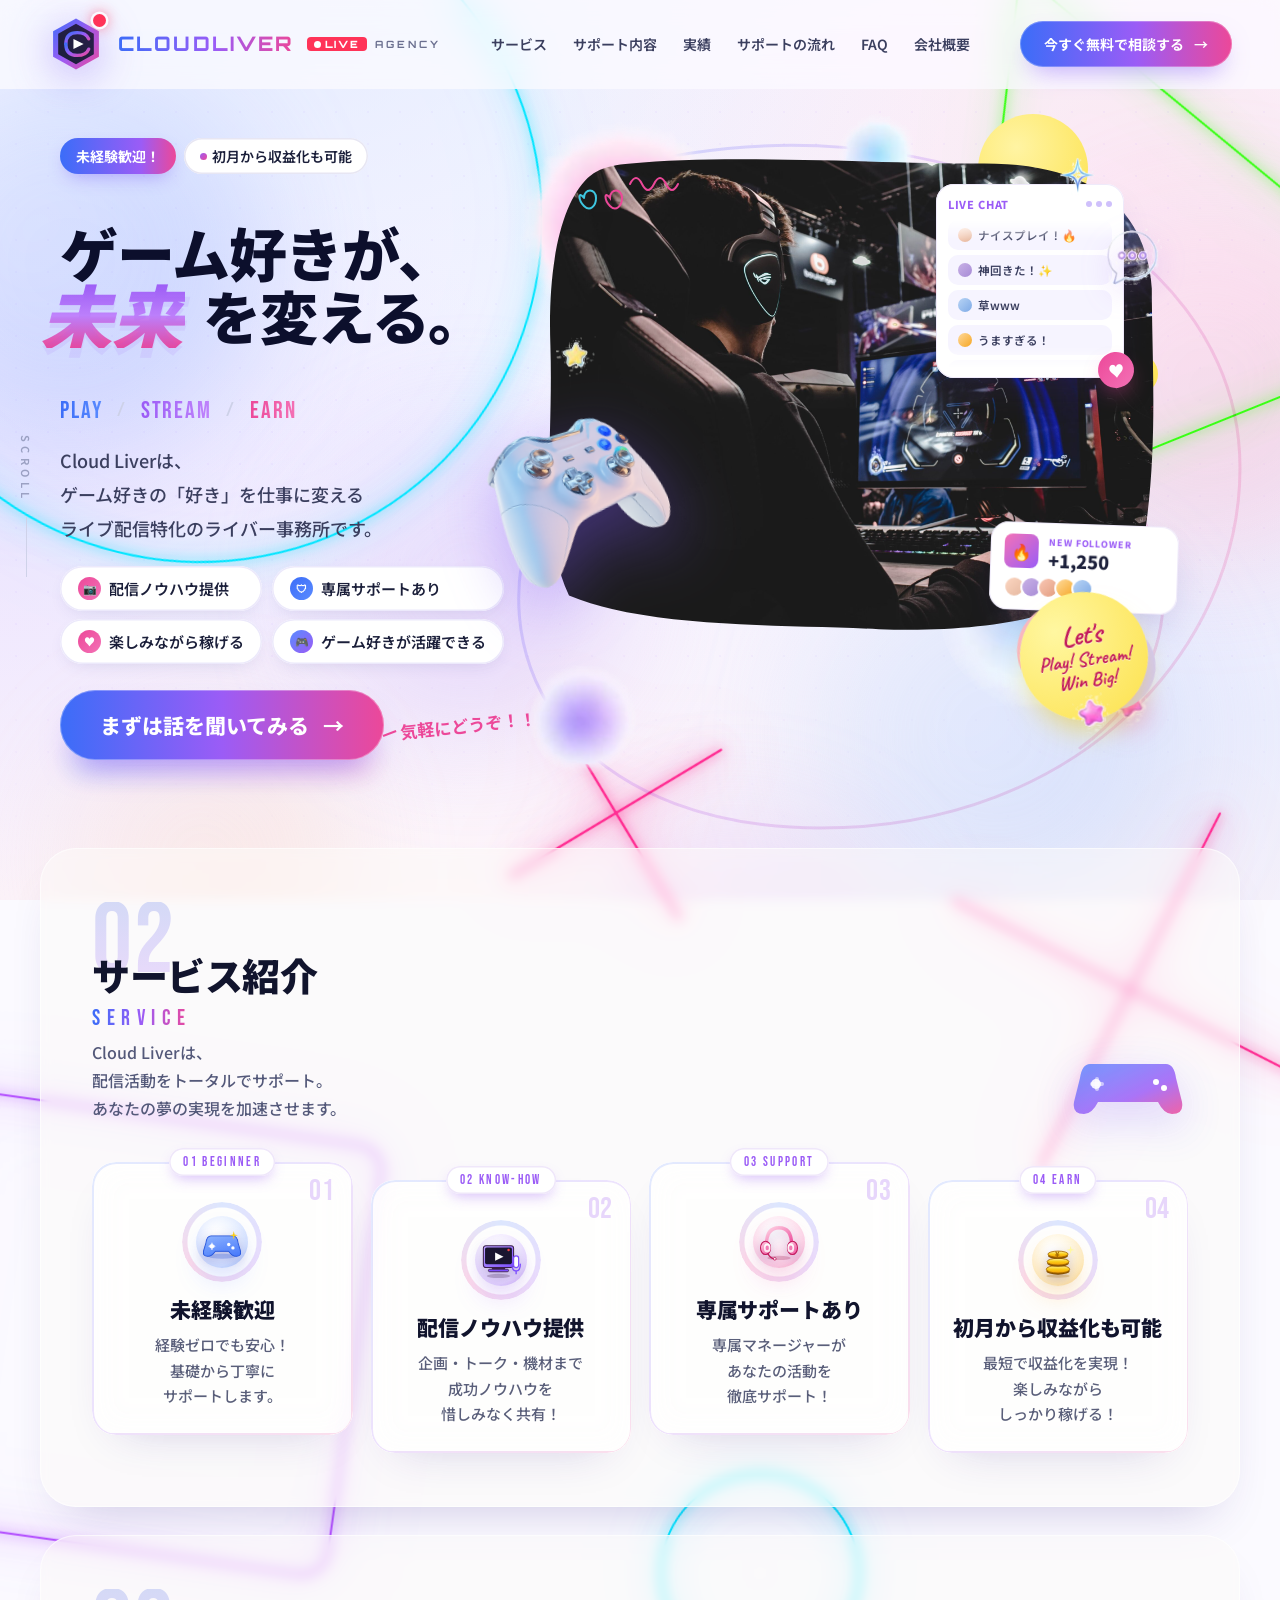
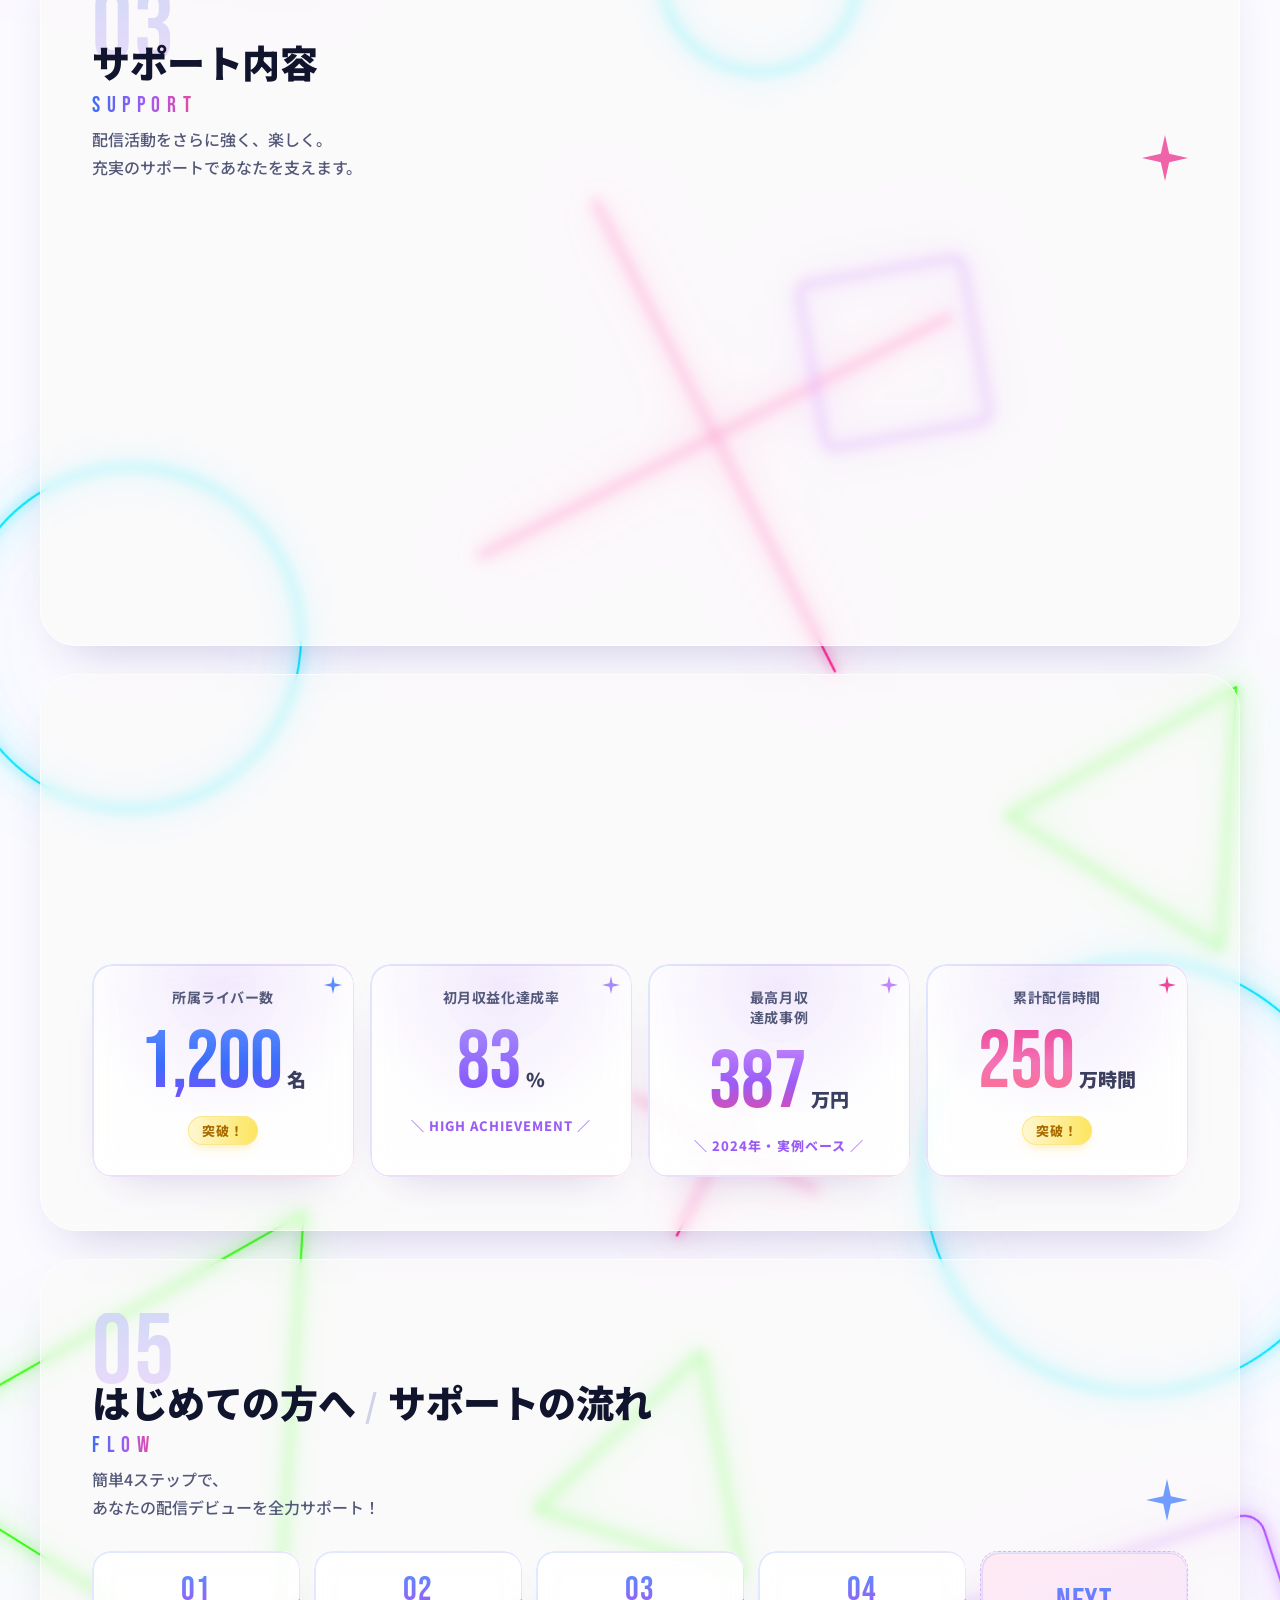
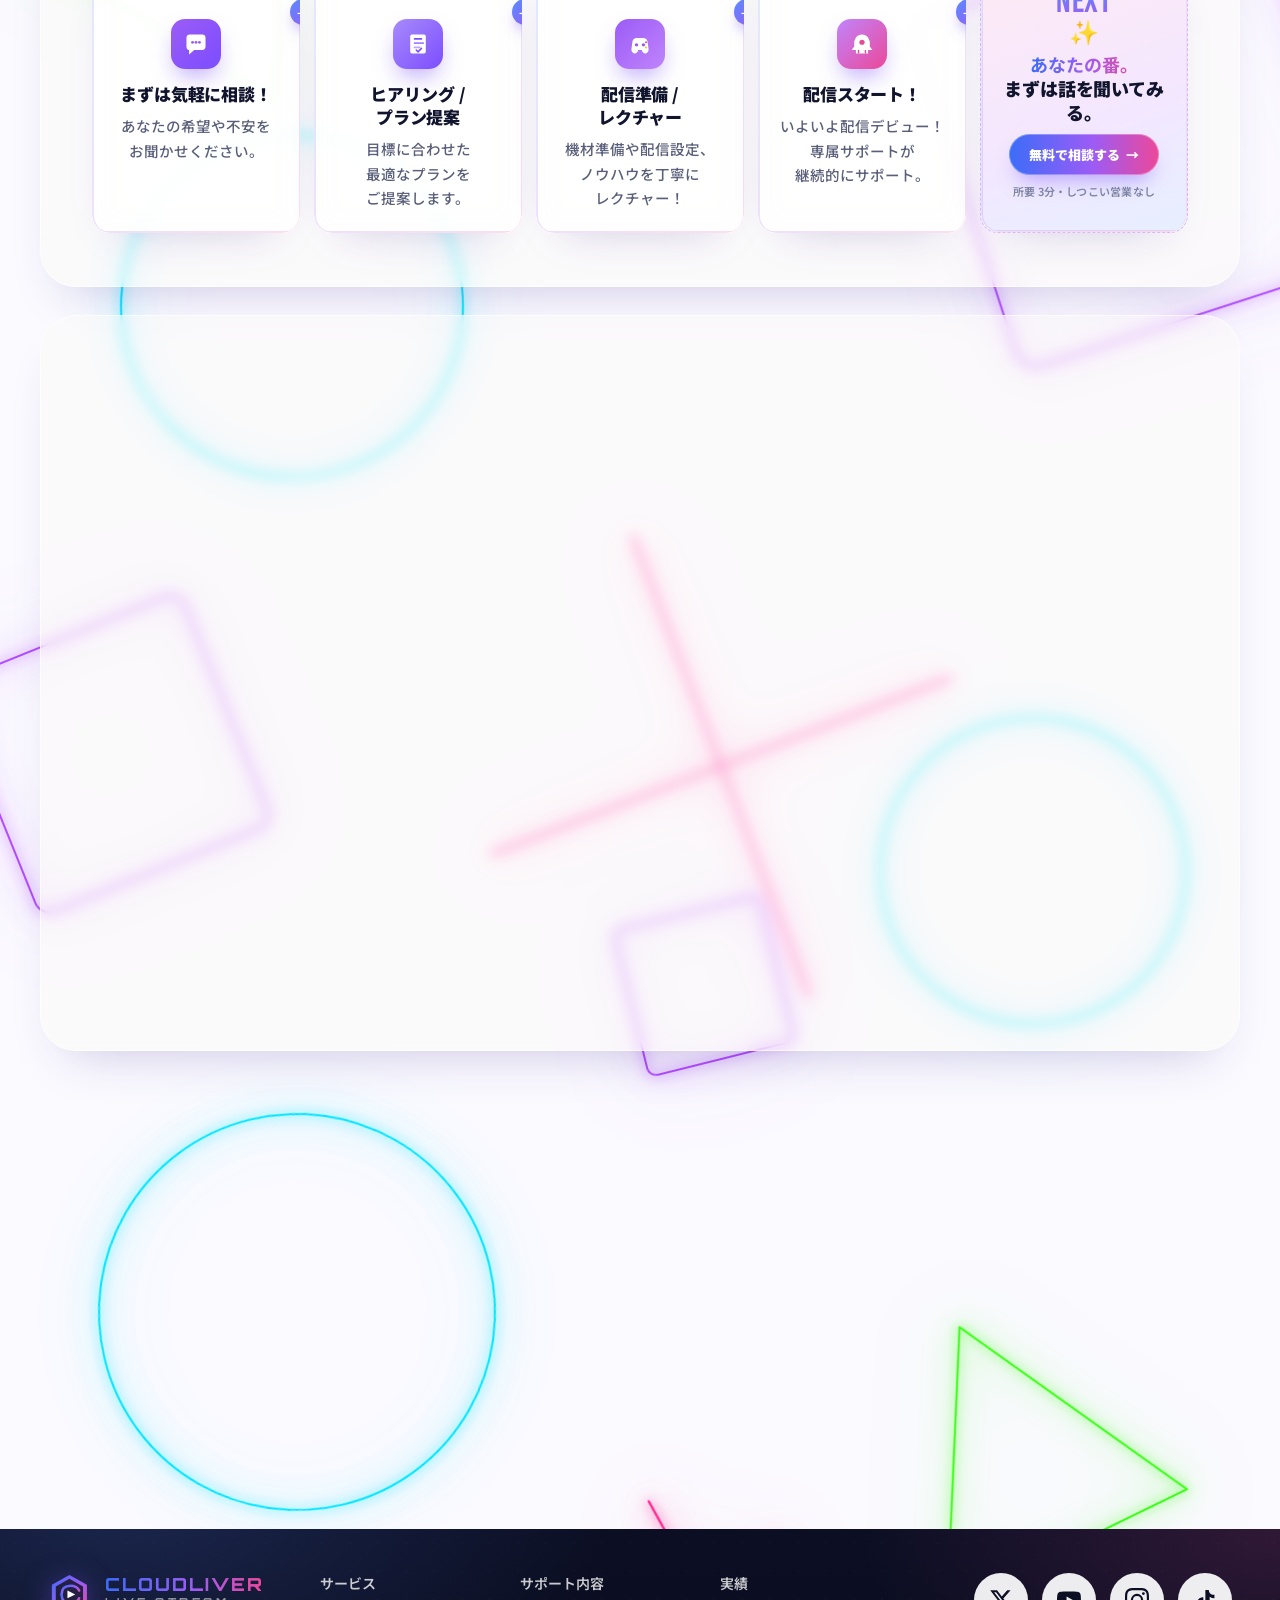
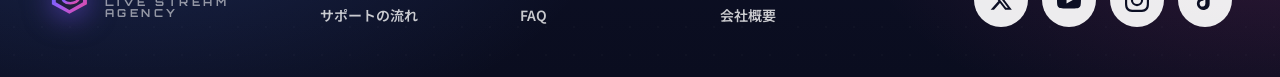
<file: output/index.html>
<!doctype html>
<html lang="ja">
<head>
<meta charset="utf-8" />
<meta name="viewport" content="width=1280" />
<title>Cloud Liver — ゲーム好きが、未来を変える。</title>
<link rel="preconnect" href="https://fonts.googleapis.com" />
<link rel="preconnect" href="https://fonts.gstatic.com" crossorigin />
<link href="https://fonts.googleapis.com/css2?family=Noto+Sans+JP:wght@400;500;700;900&family=Bebas+Neue&family=Orbitron:wght@600;700;800;900&family=Caveat:wght@500;700&family=Press+Start+2P&display=swap" rel="stylesheet" />
<link rel="stylesheet" href="css/style.css" />
</head>
<body>

<!-- Intro splash (plays once per page load) -->
<div class="intro-splash" aria-hidden="true">
  <span class="intro-glow a"></span>
  <span class="intro-glow b"></span>
  <span class="intro-glow c"></span>
  <div class="intro-content">
    <div class="intro-mark">
      <svg viewBox="0 0 44 44" xmlns="http://www.w3.org/2000/svg" aria-hidden="true">
        <defs>
          <linearGradient id="introHex" x1="0%" y1="0%" x2="100%" y2="100%">
            <stop offset="0%" stop-color="#3b6df8"/>
            <stop offset="50%" stop-color="#9b5cf6"/>
            <stop offset="100%" stop-color="#ec4899"/>
          </linearGradient>
        </defs>
        <path d="M 22 2 L 40 12 L 40 32 L 22 42 L 4 32 L 4 12 Z" fill="url(#introHex)"/>
        <path d="M 22 6 L 36 14 L 36 30 L 22 38 L 8 30 L 8 14 Z" fill="rgba(20,12,40,.78)"/>
        <path d="M 14 22 Q 14 13 23 13 Q 30 13 32 18" fill="none" stroke="url(#introHex)" stroke-width="2.6" stroke-linecap="round"/>
        <path d="M 14 22 Q 14 31 23 31 Q 30 31 32 26" fill="none" stroke="url(#introHex)" stroke-width="2.6" stroke-linecap="round"/>
        <path d="M 20 18 L 20 26 L 28 22 Z" fill="#fff"/>
      </svg>
    </div>
    <h2 class="intro-text">
      ゲーム好きが、<br/>
      <span class="intro-mirai">未来</span>を変える。
    </h2>
    <div class="intro-wordmark">CLOUD LIVER</div>
  </div>
</div>

<div class="bg-layer" aria-hidden="true">
  <div class="orb o1"></div>
  <div class="orb o2"></div>
  <div class="orb o3"></div>
  <div class="orb o4"></div>
  <div class="orb o5"></div>
  <div class="orb o6"></div>
</div>

<div class="bg-shapes" aria-hidden="true">
  <span class="bg-shape glow-cyan" style="top:-160px;left:-180px;width:760px;height:760px;--r:14deg;--dur:26s;--delay:0s"><svg viewBox="0 0 60 60" xmlns="http://www.w3.org/2000/svg" aria-hidden="true"><circle cx="30" cy="30" r="27" fill="none" stroke="#00e5ff" stroke-width="2"/></svg></span>
  <span class="bg-shape glow-lime" style="top:-100px;right:-160px;width:640px;height:640px;--r:-22deg;--dur:24s;--delay:-4s"><svg viewBox="0 0 60 60" xmlns="http://www.w3.org/2000/svg" aria-hidden="true"><path d="M 30 5 L 55 51 L 5 51 Z" fill="none" stroke="#39ff14" stroke-width="2" stroke-linejoin="round"/></svg></span>
  <span class="bg-shape glow-pink" style="top:14%;left:38%;width:260px;height:260px;--r:14deg;--dur:16s;--delay:-3s"><svg viewBox="0 0 60 60" xmlns="http://www.w3.org/2000/svg" aria-hidden="true"><path d="M 10 10 L 50 50 M 50 10 L 10 50" stroke="#ff2e93" stroke-width="2.4" stroke-linecap="round" fill="none"/></svg></span>
  <span class="bg-shape glow-purple" style="top:22%;left:-120px;width:520px;height:520px;--r:8deg;--dur:26s;--delay:-2s"><svg viewBox="0 0 60 60" xmlns="http://www.w3.org/2000/svg" aria-hidden="true"><rect x="5" y="5" width="50" height="50" rx="3" fill="none" stroke="#b14bff" stroke-width="2"/></svg></span>
  <span class="bg-shape glow-pink" style="top:16%;right:-60px;width:420px;height:420px;--r:-18deg;--dur:22s;--delay:-7s"><svg viewBox="0 0 60 60" xmlns="http://www.w3.org/2000/svg" aria-hidden="true"><path d="M 10 10 L 50 50 M 50 10 L 10 50" stroke="#ff2e93" stroke-width="2.4" stroke-linecap="round" fill="none"/></svg></span>
  <span class="bg-shape glow-cyan" style="top:30%;right:32%;width:220px;height:220px;--r:24deg;--dur:15s;--delay:-5s"><svg viewBox="0 0 60 60" xmlns="http://www.w3.org/2000/svg" aria-hidden="true"><circle cx="30" cy="30" r="27" fill="none" stroke="#00e5ff" stroke-width="2"/></svg></span>
  <span class="bg-shape glow-pink" style="top:36%;left:34%;width:560px;height:560px;--r:18deg;--dur:22s;--delay:-7s"><svg viewBox="0 0 60 60" xmlns="http://www.w3.org/2000/svg" aria-hidden="true"><path d="M 10 10 L 50 50 M 50 10 L 10 50" stroke="#ff2e93" stroke-width="2.4" stroke-linecap="round" fill="none"/></svg></span>
  <span class="bg-shape glow-cyan" style="top:42%;left:-60px;width:380px;height:380px;--r:-12deg;--dur:23s;--delay:-5s"><svg viewBox="0 0 60 60" xmlns="http://www.w3.org/2000/svg" aria-hidden="true"><circle cx="30" cy="30" r="27" fill="none" stroke="#00e5ff" stroke-width="2"/></svg></span>
  <span class="bg-shape glow-lime" style="top:46%;right:-40px;width:300px;height:300px;--r:32deg;--dur:18s;--delay:-3s"><svg viewBox="0 0 60 60" xmlns="http://www.w3.org/2000/svg" aria-hidden="true"><path d="M 30 5 L 55 51 L 5 51 Z" fill="none" stroke="#39ff14" stroke-width="2" stroke-linejoin="round"/></svg></span>
  <span class="bg-shape glow-purple" style="top:38%;left:62%;width:200px;height:200px;--r:-10deg;--dur:17s;--delay:-8s"><svg viewBox="0 0 60 60" xmlns="http://www.w3.org/2000/svg" aria-hidden="true"><rect x="5" y="5" width="50" height="50" rx="3" fill="none" stroke="#b14bff" stroke-width="2"/></svg></span>
  <span class="bg-shape glow-cyan" style="top:52%;right:-100px;width:480px;height:480px;--r:-12deg;--dur:25s;--delay:-5s"><svg viewBox="0 0 60 60" xmlns="http://www.w3.org/2000/svg" aria-hidden="true"><circle cx="30" cy="30" r="27" fill="none" stroke="#00e5ff" stroke-width="2"/></svg></span>
  <span class="bg-shape glow-lime" style="top:56%;left:-100px;width:560px;height:560px;--r:32deg;--dur:25s;--delay:-3s"><svg viewBox="0 0 60 60" xmlns="http://www.w3.org/2000/svg" aria-hidden="true"><path d="M 30 5 L 55 51 L 5 51 Z" fill="none" stroke="#39ff14" stroke-width="2" stroke-linejoin="round"/></svg></span>
  <span class="bg-shape glow-pink" style="top:54%;left:48%;width:220px;height:220px;--r:-18deg;--dur:16s;--delay:-1s"><svg viewBox="0 0 60 60" xmlns="http://www.w3.org/2000/svg" aria-hidden="true"><path d="M 10 10 L 50 50 M 50 10 L 10 50" stroke="#ff2e93" stroke-width="2.4" stroke-linecap="round" fill="none"/></svg></span>
  <span class="bg-shape glow-purple" style="top:64%;right:-80px;width:440px;height:440px;--r:-18deg;--dur:23s;--delay:-9s"><svg viewBox="0 0 60 60" xmlns="http://www.w3.org/2000/svg" aria-hidden="true"><rect x="5" y="5" width="50" height="50" rx="3" fill="none" stroke="#b14bff" stroke-width="2"/></svg></span>
  <span class="bg-shape glow-cyan" style="top:68%;left:8%;width:380px;height:380px;--r:24deg;--dur:21s;--delay:-6s"><svg viewBox="0 0 60 60" xmlns="http://www.w3.org/2000/svg" aria-hidden="true"><circle cx="30" cy="30" r="27" fill="none" stroke="#00e5ff" stroke-width="2"/></svg></span>
  <span class="bg-shape glow-lime" style="top:60%;left:42%;width:260px;height:260px;--r:18deg;--dur:17s;--delay:-2s"><svg viewBox="0 0 60 60" xmlns="http://www.w3.org/2000/svg" aria-hidden="true"><path d="M 30 5 L 55 51 L 5 51 Z" fill="none" stroke="#39ff14" stroke-width="2" stroke-linejoin="round"/></svg></span>
  <span class="bg-shape glow-pink" style="top:76%;left:36%;width:520px;height:520px;--r:24deg;--dur:22s;--delay:-6s"><svg viewBox="0 0 60 60" xmlns="http://www.w3.org/2000/svg" aria-hidden="true"><path d="M 10 10 L 50 50 M 50 10 L 10 50" stroke="#ff2e93" stroke-width="2.4" stroke-linecap="round" fill="none"/></svg></span>
  <span class="bg-shape glow-cyan" style="top:80%;right:6%;width:340px;height:340px;--r:-8deg;--dur:19s;--delay:-4s"><svg viewBox="0 0 60 60" xmlns="http://www.w3.org/2000/svg" aria-hidden="true"><circle cx="30" cy="30" r="27" fill="none" stroke="#00e5ff" stroke-width="2"/></svg></span>
  <span class="bg-shape glow-purple" style="top:78%;left:-40px;width:300px;height:300px;--r:-22deg;--dur:20s;--delay:-8s"><svg viewBox="0 0 60 60" xmlns="http://www.w3.org/2000/svg" aria-hidden="true"><rect x="5" y="5" width="50" height="50" rx="3" fill="none" stroke="#b14bff" stroke-width="2"/></svg></span>
  <span class="bg-shape glow-cyan" style="top:88%;left:6%;width:440px;height:440px;--r:8deg;--dur:24s;--delay:-2s"><svg viewBox="0 0 60 60" xmlns="http://www.w3.org/2000/svg" aria-hidden="true"><circle cx="30" cy="30" r="27" fill="none" stroke="#00e5ff" stroke-width="2"/></svg></span>
  <span class="bg-shape glow-lime" style="top:92%;right:8%;width:320px;height:320px;--r:-26deg;--dur:18s;--delay:-5s"><svg viewBox="0 0 60 60" xmlns="http://www.w3.org/2000/svg" aria-hidden="true"><path d="M 30 5 L 55 51 L 5 51 Z" fill="none" stroke="#39ff14" stroke-width="2" stroke-linejoin="round"/></svg></span>
  <span class="bg-shape glow-pink" style="top:96%;left:46%;width:220px;height:220px;--r:16deg;--dur:14s;--delay:-3s"><svg viewBox="0 0 60 60" xmlns="http://www.w3.org/2000/svg" aria-hidden="true"><path d="M 10 10 L 50 50 M 50 10 L 10 50" stroke="#ff2e93" stroke-width="2.4" stroke-linecap="round" fill="none"/></svg></span>
  <span class="bg-shape glow-purple" style="top:84%;right:38%;width:180px;height:180px;--r:-14deg;--dur:15s;--delay:-7s"><svg viewBox="0 0 60 60" xmlns="http://www.w3.org/2000/svg" aria-hidden="true"><rect x="5" y="5" width="50" height="50" rx="3" fill="none" stroke="#b14bff" stroke-width="2"/></svg></span>
</div>

<!-- ====================== HEADER ====================== -->
<header class="site">
  <div class="header-inner">
  <div class="brand" aria-label="Cloud Liver">
    <div class="mark">
      <svg class="hex" viewBox="0 0 44 44" xmlns="http://www.w3.org/2000/svg">
        <defs>
          <linearGradient id="hexg" x1="0%" y1="0%" x2="100%" y2="100%">
            <stop offset="0%" stop-color="#3b6df8"/>
            <stop offset="50%" stop-color="#9b5cf6"/>
            <stop offset="100%" stop-color="#ec4899"/>
          </linearGradient>
          <linearGradient id="hexg2" x1="0%" y1="100%" x2="100%" y2="0%">
            <stop offset="0%" stop-color="#1b1f3a"/>
            <stop offset="100%" stop-color="#2a1f4a"/>
          </linearGradient>
        </defs>
        <path d="M 22 2 L 40 12 L 40 32 L 22 42 L 4 32 L 4 12 Z" fill="url(#hexg)"/>
        <path d="M 22 6 L 36 14 L 36 30 L 22 38 L 8 30 L 8 14 Z" fill="url(#hexg2)"/>
        <path d="M 14 22 Q 14 13 23 13 Q 30 13 32 18" fill="none" stroke="url(#hexg)" stroke-width="2.6" stroke-linecap="round"/>
        <path d="M 14 22 Q 14 31 23 31 Q 30 31 32 26" fill="none" stroke="url(#hexg)" stroke-width="2.6" stroke-linecap="round"/>
        <path d="M 20 18 L 20 26 L 28 22 Z" fill="#fff"/>
      </svg>
      <span class="pulse"></span>
    </div>
    <div class="word">
      <span class="name"><span class="wordmark">CLOUDLIVER</span></span>
      <span class="tag"><span class="live">LIVE</span><span>AGENCY</span></span>
    </div>
  </div>
  <nav class="main">
    <a href="#service">サービス</a>
    <a href="#support">サポート内容</a>
    <a href="#results">実績</a>
    <a href="#flow">サポートの流れ</a>
    <a href="#faq">FAQ</a>
    <a href="company.html">会社概要</a>
  </nav>
  <button class="cta-pill">今すぐ無料で相談する<span class="arr">→</span></button>
  </div>
</header>

<!-- ====================== HERO ====================== -->
<section class="hero">
  <svg class="swirl" viewBox="0 0 1280 780" preserveAspectRatio="none" xmlns="http://www.w3.org/2000/svg">
    <defs>
      <linearGradient id="sg" x1="0%" y1="0%" x2="100%" y2="50%">
        <stop offset="0%" stop-color="#5a8bff" stop-opacity=".35"/>
        <stop offset="50%" stop-color="#c084fc" stop-opacity=".4"/>
        <stop offset="100%" stop-color="#f472b6" stop-opacity=".35"/>
      </linearGradient>
    </defs>
    <path d="M 620 60 C 920 -20, 1240 120, 1240 360 C 1240 540, 1080 720, 820 720 C 600 720, 480 580, 530 420 C 580 280, 760 200, 980 280 C 1180 350, 1220 540, 1080 640"
      fill="none" stroke="url(#sg)" stroke-width="3" stroke-linecap="round" opacity=".7"/>
  </svg>

  <div class="scroll-pill">SCROLL</div>

  <div class="hero-inner">
    <!-- LEFT -->
    <div class="hero-left">
      <div class="badge-row fade-in">
        <span class="badge-pill">未経験歓迎！</span>
        <span class="badge-pill outline">初月から収益化も可能</span>
      </div>

      <div class="h1-wrap fade-in delay-1">
        <h1 class="h1">
          ゲーム好きが、<br/>
          <span class="mirai">未来</span>を変える。
        </h1>
      </div>

      <div class="pse fade-in delay-2">
        <span>PLAY</span><i>/</i><span>STREAM</span><i>/</i><span>EARN</span>
      </div>

      <p class="lead fade-in delay-3">
        Cloud Liverは、<br/>
        ゲーム好きの「好き」を仕事に変える<br/>
        ライブ配信特化のライバー事務所です。
      </p>

      <div class="chip-grid fade-in delay-4">
        <span class="chip"><span class="dot pk">📷</span>配信ノウハウ提供</span>
        <span class="chip"><span class="dot b">🛡</span>専属サポートあり</span>
        <span class="chip"><span class="dot pk">♥</span>楽しみながら稼げる</span>
        <span class="chip"><span class="dot bp">🎮</span>ゲーム好きが活躍できる</span>
      </div>

      <div class="hero-cta-wrap fade-in delay-5">
        <a class="hero-cta" href="#cta">まずは話を聞いてみる<span class="arr">→</span></a>
        <span class="casual">気軽にどうぞ！！</span>
      </div>
    </div>

    <!-- RIGHT — organic blob hero -->
    <div class="hero-right fade-in from-right delay-2">
      <div class="pastel pink"></div>
      <div class="pastel yellow"></div>
      <div class="pastel blue"></div>
      <div class="pastel mint"></div>
      <div class="pastel lav"></div>
      <div class="pastel tinyY"></div>
      <div class="pastel lavbig"></div>

      <svg class="deco heart-sq" viewBox="0 0 60 30" xmlns="http://www.w3.org/2000/svg">
        <path d="M 6 14 C 6 4, 18 4, 18 14 C 18 22, 12 28, 6 22 C 0 16, 0 6, 6 14 Z" fill="none" stroke="#3ec6e0" stroke-width="2" stroke-linejoin="round"/>
        <path d="M 32 14 C 32 4, 44 4, 44 14 C 44 22, 38 28, 32 22 C 26 16, 26 6, 32 14 Z" fill="none" stroke="#ec4899" stroke-width="2"/>
      </svg>
      <svg class="deco squig" viewBox="0 0 54 18" xmlns="http://www.w3.org/2000/svg">
        <path d="M 2 10 Q 8 -2 14 10 T 26 10 T 38 10 T 50 10" fill="none" stroke="#ec4899" stroke-width="2" stroke-linecap="round"/>
      </svg>

      <div class="blob-wrap">
        <svg class="blob" viewBox="0 0 520 560" xmlns="http://www.w3.org/2000/svg" preserveAspectRatio="none">
          <defs>
            <clipPath id="blobClip" clipPathUnits="objectBoundingBox">
              <path d="M 0.08 0.05 C 0.04 0.10, 0.015 0.22, 0.02 0.40 C 0.025 0.62, 0.0 0.78, 0.05 0.92 C 0.18 0.99, 0.40 0.98, 0.55 0.99 C 0.78 1.0, 0.95 0.94, 0.98 0.78 C 1.0 0.6, 0.99 0.42, 0.99 0.28 C 0.98 0.10, 0.88 0.02, 0.72 0.02 C 0.55 0.02, 0.30 0.0, 0.15 0.02 C 0.10 0.025, 0.09 0.04, 0.08 0.05 Z"/>
            </clipPath>
          </defs>
        </svg>
        <div class="blob-clipped">
          <div class="scene">
            <div class="silhouette"></div>
            <div class="crt-glow"></div>
          </div>
        </div>
      </div>

      <img class="deco gamepad-3d" src="assets/gamepad_3d.png" alt="" />
      <img class="deco coin-sticker" src="assets/deco_star_pink.png" alt="" />
      <img class="deco chat-bubble" src="assets/deco_chat_bubble.png" alt="" />

      <div class="chat-card">
        <div class="head"><span>LIVE CHAT</span><span class="dots"><i></i><i></i><i></i></span></div>
        <div class="feed">
          <div class="feed-track">
            <div class="msg u1"><span class="avatar"></span>ナイスプレイ！🔥</div>
            <div class="msg u2"><span class="avatar"></span>神回きた！✨</div>
            <div class="msg u3"><span class="avatar"></span>草www</div>
            <div class="msg u4"><span class="avatar"></span>うますぎる！</div>
            <div class="msg u5"><span class="avatar"></span>GG！👍</div>
            <div class="msg u1"><span class="avatar"></span>応援してます🎉</div>
            <div class="msg u2"><span class="avatar"></span>かっこいい～💖</div>
            <div class="msg u3"><span class="avatar"></span>配信おつ！</div>
            <div class="msg u4"><span class="avatar"></span>キル取れた〜🎮</div>
            <div class="msg u5"><span class="avatar"></span>最高〜✨</div>
            <div class="msg u1"><span class="avatar"></span>ナイスプレイ！🔥</div>
            <div class="msg u2"><span class="avatar"></span>神回きた！✨</div>
            <div class="msg u3"><span class="avatar"></span>草www</div>
            <div class="msg u4"><span class="avatar"></span>うますぎる！</div>
            <div class="msg u5"><span class="avatar"></span>GG！👍</div>
            <div class="msg u1"><span class="avatar"></span>応援してます🎉</div>
            <div class="msg u2"><span class="avatar"></span>かわいい〜💖</div>
            <div class="msg u3"><span class="avatar"></span>配信おつ！</div>
            <div class="msg u4"><span class="avatar"></span>キル取れた〜🎮</div>
            <div class="msg u5"><span class="avatar"></span>最高〜✨</div>
          </div>
        </div>
        <div class="heart">♥</div>
      </div>

      <div class="follower-card">
        <div class="row">
          <div class="flame">🔥</div>
          <div>
            <div class="lbl">NEW FOLLOWER</div>
            <div class="num">+1,250</div>
          </div>
        </div>
        <div class="avs"><i></i><i></i><i></i><i></i><i></i></div>
      </div>

      <img class="deco spark1" src="assets/deco_sparkle.png" alt="" />
      <img class="deco spark2" src="assets/deco_star_pink.png" alt="" />
      <img class="deco spark3" src="assets/deco_star_yellow.png" alt="" />

      <div class="sticker">
        <div class="txt">
          <b>Let's</b>
          <span>Play! Stream!</span><br/>
          <span class="underline">Win Big!</span>
        </div>
      </div>
    </div>
  </div>
</section>

<!-- ====================== 02 SERVICE ====================== -->
<section class="block" id="service">
  <div class="sec-head fade-in">
    <div>
      <div class="sec-num">02</div>
      <h2 class="sec-title">サービス紹介</h2>
      <div class="sec-eyebrow">SERVICE</div>
      <p class="sec-lead">Cloud Liverは、<br/>配信活動をトータルでサポート。<br/>あなたの夢の実現を加速させます。</p>
    </div>
    <div class="sec-side">
      <svg class="sec-deco pad" style="width:120px;height:auto;--r:-12deg" viewBox="0 0 120 80" xmlns="http://www.w3.org/2000/svg" aria-hidden="true">
        <defs>
          <linearGradient id="pdg1" x1="0%" y1="0%" x2="100%" y2="100%"><stop offset="0%" stop-color="#5a8bff"/><stop offset="60%" stop-color="#9b5cf6"/><stop offset="100%" stop-color="#ec4899"/></linearGradient>
        </defs>
        <path d="M 22 22 Q 14 22 12 36 L 6 60 Q 4 72 16 72 Q 24 72 30 60 L 90 60 Q 96 72 104 72 Q 116 72 114 60 L 108 36 Q 106 22 98 22 Z" fill="url(#pdg1)"/>
        <circle cx="28" cy="42" r="5" fill="#fff" opacity=".9"/>
        <rect x="22" y="40" width="14" height="4" rx="2" fill="#fff" opacity=".55"/>
        <rect x="27" y="35" width="4" height="14" rx="2" fill="#fff" opacity=".55"/>
        <circle cx="88" cy="40" r="3" fill="#fff"/>
        <circle cx="96" cy="46" r="3" fill="#fff"/>
      </svg>
    </div>
  </div>

  <div class="service-grid fade-in delay-2">
    <a class="svc-card s1" href="#">
      <span class="pill-en">01 BEGINNER</span>
      <div class="svc-num">01</div>
      <div class="svc-icon">
        <div class="ring"></div>
        <div class="glow"></div>
        <svg viewBox="0 0 50 50" xmlns="http://www.w3.org/2000/svg">
          <defs>
            <linearGradient id="svci1a" x1="0%" y1="0%" x2="100%" y2="100%"><stop offset="0%" stop-color="#7da9ff"/><stop offset="100%" stop-color="#3b6df8"/></linearGradient>
            <linearGradient id="svci1b" x1="0%" y1="0%" x2="0%" y2="100%"><stop offset="0%" stop-color="#a8c5ff"/><stop offset="100%" stop-color="#5a8bff"/></linearGradient>
          </defs>
          <!-- 3D gamepad isometric -->
          <ellipse cx="25" cy="42" rx="16" ry="3" fill="#1e4ed8" opacity=".25"/>
          <path d="M 12 18 Q 7 18 6 26 L 3 36 Q 2 42 8 42 Q 13 42 17 36 L 33 36 Q 37 42 42 42 Q 48 42 47 36 L 44 26 Q 43 18 38 18 Z" fill="url(#svci1a)" stroke="#1e4ed8" stroke-width="1.2" stroke-linejoin="round"/>
          <path d="M 12 18 Q 7 18 6 26 L 3 36 Q 2 42 8 42 Q 13 42 17 36 L 33 36 Q 37 42 42 42 Q 48 42 47 36 L 44 26 Q 43 18 38 18 Z" fill="url(#svci1b)" opacity=".35"/>
          <circle cx="13" cy="30" r="2.6" fill="#fff" opacity=".95"/>
          <rect x="9" y="28.5" width="8" height="3" rx="1.5" fill="#fff" opacity=".6"/>
          <rect x="12" y="25.5" width="2" height="9" rx="1" fill="#fff" opacity=".6"/>
          <circle cx="33" cy="28" r="2" fill="#fff"/>
          <circle cx="38" cy="32" r="2" fill="#fff"/>
          <!-- spark accent -->
          <path d="M 39 12 L 40 16 L 44 17 L 40 18 L 39 22 L 38 18 L 34 17 L 38 16 Z" fill="#facc15"/>
        </svg>
      </div>
      <h3>未経験歓迎</h3>
      <p>経験ゼロでも安心！<br/>基礎から丁寧に<br/>サポートします。</p>
    </a>

    <a class="svc-card s2" href="#">
      <span class="pill-en">02 KNOW-HOW</span>
      <div class="svc-num">02</div>
      <div class="svc-icon">
        <div class="ring"></div>
        <div class="glow"></div>
        <svg viewBox="0 0 50 50" xmlns="http://www.w3.org/2000/svg">
          <defs>
            <linearGradient id="svci2a" x1="0%" y1="0%" x2="100%" y2="100%"><stop offset="0%" stop-color="#bca3ff"/><stop offset="100%" stop-color="#7c4dff"/></linearGradient>
          </defs>
          <!-- 3D streaming monitor + mic -->
          <ellipse cx="22" cy="44" rx="14" ry="2.5" fill="#3a1f4a" opacity=".25"/>
          <rect x="4" y="8" width="36" height="26" rx="3" fill="url(#svci2a)" stroke="#3a1f4a" stroke-width="1.2"/>
          <rect x="6" y="10" width="32" height="20" rx="2" fill="#1a1530"/>
          <path d="M 18 16 L 18 26 L 28 21 Z" fill="#fff"/>
          <circle cx="34" cy="13" r="1.5" fill="#ef4444"/>
          <rect x="14" y="34" width="16" height="2.5" rx="1.2" fill="#3a1f4a"/>
          <rect x="10" y="36" width="24" height="3" rx="1.5" fill="#7c4dff" stroke="#3a1f4a" stroke-width="1"/>
          <!-- floating mic -->
          <rect x="40" y="20" width="6" height="14" rx="3" fill="#fff" stroke="#7c4dff" stroke-width="1.4"/>
          <path d="M 38 30 Q 38 38 43 38 Q 48 38 48 30" fill="none" stroke="#7c4dff" stroke-width="1.6" stroke-linecap="round"/>
          <line x1="43" y1="38" x2="43" y2="42" stroke="#7c4dff" stroke-width="1.6"/>
        </svg>
      </div>
      <h3>配信ノウハウ提供</h3>
      <p>企画・トーク・機材まで<br/>成功ノウハウを<br/>惜しみなく共有！</p>
    </a>

    <a class="svc-card s3" href="#">
      <span class="pill-en">03 SUPPORT</span>
      <div class="svc-num">03</div>
      <div class="svc-icon">
        <div class="ring"></div>
        <div class="glow"></div>
        <svg viewBox="0 0 50 50" xmlns="http://www.w3.org/2000/svg">
          <defs>
            <linearGradient id="svci3a" x1="0%" y1="0%" x2="100%" y2="100%"><stop offset="0%" stop-color="#ffd5e5"/><stop offset="100%" stop-color="#ec4899"/></linearGradient>
            <linearGradient id="svci3b" x1="0%" y1="0%" x2="0%" y2="100%"><stop offset="0%" stop-color="#fff"/><stop offset="100%" stop-color="#fce0ec"/></linearGradient>
          </defs>
          <!-- 3D headset (pink, matches CTA banner) -->
          <ellipse cx="25" cy="44" rx="14" ry="2.5" fill="#9d174d" opacity=".25"/>
          <path d="M 10 28 Q 10 8 25 8 Q 40 8 40 28" fill="none" stroke="url(#svci3a)" stroke-width="4" stroke-linecap="round"/>
          <ellipse cx="9" cy="32" rx="6" ry="8" fill="url(#svci3a)" stroke="#c2185b" stroke-width="1.2"/>
          <ellipse cx="41" cy="32" rx="6" ry="8" fill="url(#svci3a)" stroke="#c2185b" stroke-width="1.2"/>
          <ellipse cx="11" cy="32" rx="4" ry="5.5" fill="url(#svci3b)"/>
          <ellipse cx="39" cy="32" rx="4" ry="5.5" fill="url(#svci3b)"/>
          <ellipse cx="11" cy="32" rx="2" ry="2.8" fill="#ec4899" opacity=".7"/>
          <ellipse cx="39" cy="32" rx="2" ry="2.8" fill="#ec4899" opacity=".7"/>
          <path d="M 12 39 Q 14 44 19 45" fill="none" stroke="#c2185b" stroke-width="1.5" stroke-linecap="round"/>
          <circle cx="20" cy="45" r="1.6" fill="#fff" stroke="#c2185b" stroke-width="1"/>
        </svg>
      </div>
      <h3>専属サポートあり</h3>
      <p>専属マネージャーが<br/>あなたの活動を<br/>徹底サポート！</p>
    </a>

    <a class="svc-card s4" href="#">
      <span class="pill-en">04 EARN</span>
      <div class="svc-num">04</div>
      <div class="svc-icon">
        <div class="ring"></div>
        <div class="glow"></div>
        <svg viewBox="0 0 50 50" xmlns="http://www.w3.org/2000/svg">
          <defs>
            <linearGradient id="svci4a" x1="0%" y1="0%" x2="0%" y2="100%"><stop offset="0%" stop-color="#fff4a3"/><stop offset="50%" stop-color="#facc15"/><stop offset="100%" stop-color="#f59e0b"/></linearGradient>
            <linearGradient id="svci4b" x1="0%" y1="0%" x2="0%" y2="100%"><stop offset="0%" stop-color="#a86b00"/><stop offset="100%" stop-color="#7c4a00"/></linearGradient>
          </defs>
          <!-- 3D stacked coins -->
          <ellipse cx="25" cy="44" rx="14" ry="2" fill="#a86b00" opacity=".25"/>
          <!-- bottom coin -->
          <ellipse cx="25" cy="38" rx="14" ry="4.5" fill="url(#svci4b)"/>
          <ellipse cx="25" cy="36" rx="14" ry="4.5" fill="url(#svci4a)" stroke="#a86b00" stroke-width="1"/>
          <!-- middle coin -->
          <ellipse cx="25" cy="29" rx="13" ry="4" fill="url(#svci4b)"/>
          <ellipse cx="25" cy="27" rx="13" ry="4" fill="url(#svci4a)" stroke="#a86b00" stroke-width="1"/>
          <!-- top coin (with yen) -->
          <ellipse cx="25" cy="20" rx="12" ry="3.6" fill="url(#svci4b)"/>
          <ellipse cx="25" cy="18" rx="12" ry="3.6" fill="url(#svci4a)" stroke="#a86b00" stroke-width="1"/>
          <text x="25" y="22" text-anchor="middle" font-size="9" font-weight="900" fill="#a86b00" font-family="'Noto Sans JP', Arial, sans-serif">¥</text>
          <!-- spark -->
          <path d="M 40 8 L 41 12 L 45 13 L 41 14 L 40 18 L 39 14 L 35 13 L 39 12 Z" fill="#fff7a1"/>
        </svg>
      </div>
      <h3>初月から収益化も可能</h3>
      <p>最短で収益化を実現！<br/>楽しみながら<br/>しっかり稼げる！</p>
    </a>
  </div>
</section>

<!-- ====================== 03 SUPPORT ====================== -->
<section class="block" id="support">
  <div class="sec-head fade-in">
    <div>
      <div class="sec-num">03</div>
      <h2 class="sec-title">サポート内容</h2>
      <div class="sec-eyebrow">SUPPORT</div>
      <p class="sec-lead">配信活動をさらに強く、楽しく。<br/>充実のサポートであなたを支えます。</p>
    </div>
    <div class="sec-side">
      <svg class="sec-deco spark" style="width:46px;height:46px" viewBox="0 0 22 22" xmlns="http://www.w3.org/2000/svg" aria-hidden="true">
        <path d="M 11 0 L 13 9 L 22 11 L 13 13 L 11 22 L 9 13 L 0 11 L 9 9 Z" fill="#ec4899"/>
      </svg>
    </div>
  </div>

  <div class="support-grid fade-in delay-2">
    <a class="sup-card" href="#">
      <div class="scene">
        <div class="step-badge">STEP 01</div>
        <div class="ico">
          <svg viewBox="0 0 42 42" xmlns="http://www.w3.org/2000/svg">
            <defs><linearGradient id="sup1g" x1="0%" y1="0%" x2="100%" y2="100%"><stop offset="0%" stop-color="#5a8bff"/><stop offset="100%" stop-color="#9b5cf6"/></linearGradient></defs>
            <path d="M 6 20 L 21 8 L 36 20 L 30 20 L 30 34 L 12 34 L 12 20 Z" fill="url(#sup1g)"/>
            <rect x="18" y="24" width="6" height="10" fill="#fff" opacity=".6"/>
            <circle cx="32" cy="14" r="3" fill="#facc15"/>
            <path d="M 30 14 L 34 14 M 32 12 L 32 16" stroke="#7c2d12" stroke-width="1" stroke-linecap="round"/>
          </svg>
        </div>
      </div>
      <div class="body">
        <div class="eyebrow">COACHING</div>
        <h4>配信コーチング</h4>
        <p>経験豊富な
配信のプロが
マンツーマンで指導！</p>
      </div>
    </a>
    <a class="sup-card" href="#">
      <div class="scene">
        <div class="step-badge">STEP 02</div>
        <div class="ico">
          <svg viewBox="0 0 42 42" xmlns="http://www.w3.org/2000/svg">
            <defs><linearGradient id="sup2g" x1="0%" y1="0%" x2="100%" y2="100%"><stop offset="0%" stop-color="#a78bfa"/><stop offset="100%" stop-color="#7c4dff"/></linearGradient></defs>
            <rect x="15" y="6" width="12" height="22" rx="6" fill="url(#sup2g)"/>
            <path d="M 10 22 Q 10 32 21 32 Q 32 32 32 22" fill="none" stroke="url(#sup2g)" stroke-width="2.4" stroke-linecap="round"/>
            <path d="M 21 32 L 21 38 M 17 38 L 25 38" stroke="url(#sup2g)" stroke-width="2.4" stroke-linecap="round"/>
          </svg>
        </div>
      </div>
      <div class="body">
        <div class="eyebrow">EQUIPMENT</div>
        <h4>機材サポート</h4>
        <p>おすすめ機材の提案や<br/>割引・貸出サポートも充実！</p>
      </div>
    </a>
    <a class="sup-card" href="#">
      <div class="scene">
        <div class="step-badge">STEP 03</div>
        <div class="ico">
          <svg viewBox="0 0 42 42" xmlns="http://www.w3.org/2000/svg">
            <defs><linearGradient id="sup3g" x1="0%" y1="0%" x2="100%" y2="100%"><stop offset="0%" stop-color="#9b5cf6"/><stop offset="100%" stop-color="#ec4899"/></linearGradient></defs>
            <rect x="6" y="22" width="6" height="14" fill="url(#sup3g)" rx="1"/>
            <rect x="14" y="14" width="6" height="22" fill="url(#sup3g)" rx="1"/>
            <rect x="22" y="20" width="6" height="16" fill="url(#sup3g)" rx="1"/>
            <rect x="30" y="8" width="6" height="28" fill="url(#sup3g)" rx="1"/>
            <path d="M 8 18 L 16 12 L 24 16 L 32 4" fill="none" stroke="#1f2547" stroke-width="1.6" stroke-linecap="round"/>
            <circle cx="32" cy="4" r="2" fill="#facc15"/>
          </svg>
        </div>
      </div>
      <div class="body">
        <div class="eyebrow">MONETIZATION</div>
        <h4>収益化サポート</h4>
        <p>各プラットフォームの収益化や<br/>案件獲得まで徹底サポート！</p>
      </div>
    </a>
    <a class="sup-card" href="#">
      <div class="scene">
        <div class="step-badge">STEP 04</div>
        <div class="ico">
          <svg viewBox="0 0 42 42" xmlns="http://www.w3.org/2000/svg">
            <defs><linearGradient id="sup4g" x1="0%" y1="0%" x2="100%" y2="100%"><stop offset="0%" stop-color="#f472b6"/><stop offset="100%" stop-color="#ec4899"/></linearGradient></defs>
            <path d="M 30 8 L 36 14 L 16 34 L 8 34 L 8 26 Z" fill="url(#sup4g)" stroke="#9d174d" stroke-width="1.2" stroke-linejoin="round"/>
            <path d="M 24 14 L 30 20" stroke="#fff" stroke-width="1.5"/>
            <circle cx="32" cy="32" r="3" fill="#facc15"/>
            <circle cx="34" cy="10" r="2" fill="#5a8bff"/>
          </svg>
        </div>
      </div>
      <div class="body">
        <div class="eyebrow">DESIGN</div>
        <h4>デザイン・ブランディング</h4>
        <p>オーバーレイ / ロゴ / サムネイル<br/>魅力を引き出すデザインを提供！</p>
      </div>
    </a>
    <a class="sup-card" href="#">
      <div class="scene">
        <div class="step-badge">STEP 05</div>
        <div class="ico">
          <svg viewBox="0 0 42 42" xmlns="http://www.w3.org/2000/svg">
            <defs><linearGradient id="sup5g" x1="0%" y1="0%" x2="100%" y2="100%"><stop offset="0%" stop-color="#5a8bff"/><stop offset="100%" stop-color="#ec4899"/></linearGradient></defs>
            <circle cx="14" cy="16" r="7" fill="url(#sup5g)"/>
            <circle cx="28" cy="14" r="6" fill="url(#sup5g)" opacity=".75"/>
            <path d="M 4 36 Q 4 26 14 26 Q 24 26 24 36 Z" fill="url(#sup5g)"/>
            <path d="M 20 36 Q 20 28 28 28 Q 38 28 38 36 Z" fill="url(#sup5g)" opacity=".75"/>
            <path d="M 32 8 L 36 8 M 34 6 L 34 10" stroke="#facc15" stroke-width="1.5" stroke-linecap="round"/>
          </svg>
        </div>
      </div>
      <div class="body">
        <div class="eyebrow">COLLAB &amp; EVENT</div>
        <h4>コラボ・イベント支援</h4>
        <p>コラボ相手の紹介や<br/>イベント出演のチャンスも！</p>
      </div>
    </a>
  </div>
</section>

<!-- ====================== 04 RESULTS ====================== -->
<section class="block" id="results">
  <div class="sec-head fade-in">
    <div>
      <div class="sec-num">04</div>
      <h2 class="sec-title with-slash">実績<span class="slash">/</span>数字で見る成果</h2>
      <div class="sec-eyebrow">RESULTS</div>
      <p class="sec-lead">多くの配信者がCloud Liverで<br/>夢を叶えています！</p>
    </div>
    <div class="sec-side">
      <div class="no1 fade-in from-right delay-2">
        <div class="ribbon-bg"></div>
        <div class="no1-meta">
          <div class="no1-eyebrow">SATISFACTION</div>
          <div class="no1-title">ゲーム配信事務所が選ぶ<br/>サポート満足度</div>
        </div>
        <div class="no1-num"><span class="no">No.</span><span class="one">1</span></div>
        <div class="no1-foot">出典：株式会社ライバー総研「配信事務所サポート満足度調査(現役ライバー500名)」/ 2025年3月</div>
      </div>
    </div>
  </div>

  <div class="results-grid fade-in delay-2">
    <div class="res-card r1">
      <svg class="corner-spark" viewBox="0 0 22 22" xmlns="http://www.w3.org/2000/svg"><path d="M 11 0 L 13 9 L 22 11 L 13 13 L 11 22 L 9 13 L 0 11 L 9 9 Z" fill="#5a8bff"/></svg>
      <div class="lbl">所属ライバー数</div>
      <div class="num-row"><span class="num">1,200</span><span class="unit">名</span></div>
      <span class="badge-suf">突破！</span>
    </div>
    <div class="res-card r2">
      <svg class="corner-spark" viewBox="0 0 22 22" xmlns="http://www.w3.org/2000/svg"><path d="M 11 0 L 13 9 L 22 11 L 13 13 L 11 22 L 9 13 L 0 11 L 9 9 Z" fill="#a78bfa"/></svg>
      <div class="lbl">初月収益化達成率</div>
      <div class="num-row"><span class="num">83</span><span class="unit">%</span></div>
      <span class="suf">＼ HIGH ACHIEVEMENT ／</span>
    </div>
    <div class="res-card r3">
      <svg class="corner-spark" viewBox="0 0 22 22" xmlns="http://www.w3.org/2000/svg"><path d="M 11 0 L 13 9 L 22 11 L 13 13 L 11 22 L 9 13 L 0 11 L 9 9 Z" fill="#c084fc"/></svg>
      <div class="lbl">最高月収<br/>達成事例</div>
      <div class="num-row"><span class="num">387</span><span class="unit">万円</span></div>
      <span class="suf">＼ 2024年・実例ベース ／</span>
    </div>
    <div class="res-card r4">
      <svg class="corner-spark" viewBox="0 0 22 22" xmlns="http://www.w3.org/2000/svg"><path d="M 11 0 L 13 9 L 22 11 L 13 13 L 11 22 L 9 13 L 0 11 L 9 9 Z" fill="#ec4899"/></svg>
      <div class="lbl">累計配信時間</div>
      <div class="num-row"><span class="num">250</span><span class="unit">万時間</span></div>
      <span class="badge-suf">突破！</span>
    </div>
  </div>
</section>

<!-- ====================== 05 FLOW ====================== -->
<section class="block" id="flow">
  <div class="sec-head fade-in">
    <div>
      <div class="sec-num">05</div>
      <h2 class="sec-title with-slash">はじめての方へ<span class="slash">/</span>サポートの流れ</h2>
      <div class="sec-eyebrow">FLOW</div>
      <p class="sec-lead">簡単4ステップで、<br/>あなたの配信デビューを全力サポート！</p>
    </div>
    <div class="sec-side">
      <svg class="sec-deco spark" style="width:42px;height:42px" viewBox="0 0 22 22" xmlns="http://www.w3.org/2000/svg" aria-hidden="true">
        <path d="M 11 0 L 13 9 L 22 11 L 13 13 L 11 22 L 9 13 L 0 11 L 9 9 Z" fill="#5a8bff"/>
      </svg>
    </div>
  </div>

  <div class="flow-wrap fade-in delay-2">
    <div class="flow-grid">
      <div class="flow-card">
        <div class="step">01</div>
        <div class="ico"><div class="pill"><svg viewBox="0 0 30 30" xmlns="http://www.w3.org/2000/svg"><path d="M 4 8 Q 4 4 8 4 L 22 4 Q 26 4 26 8 L 26 18 Q 26 22 22 22 L 13 22 L 7 27 L 7 22 Q 4 22 4 18 Z" fill="#fff"/><circle cx="11" cy="13" r="1.6" fill="#9b5cf6"/><circle cx="15" cy="13" r="1.6" fill="#9b5cf6"/><circle cx="19" cy="13" r="1.6" fill="#9b5cf6"/></svg></div></div>
        <h4>まずは気軽に相談！</h4>
        <p>あなたの希望や不安を<br/>お聞かせください。</p>
        <div class="flow-arrow">→</div>
      </div>
      <div class="flow-card">
        <div class="step">02</div>
        <div class="ico"><div class="pill" style="background:linear-gradient(135deg,#a78bfa,#7c4dff)"><svg viewBox="0 0 30 30" xmlns="http://www.w3.org/2000/svg"><rect x="6" y="4" width="18" height="22" rx="2" fill="#fff"/><rect x="10" y="8" width="10" height="2" rx="1" fill="#7c4dff"/><rect x="10" y="13" width="12" height="2" rx="1" fill="#7c4dff" opacity=".7"/><rect x="10" y="18" width="8" height="2" rx="1" fill="#7c4dff" opacity=".5"/><path d="M 13 22 L 15 24 L 19 20" stroke="#7c4dff" stroke-width="1.8" fill="none" stroke-linecap="round"/></svg></div></div>
        <h4>ヒアリング /<br/>プラン提案</h4>
        <p>目標に合わせた<br/>最適なプランを<br/>ご提案します。</p>
        <div class="flow-arrow">→</div>
      </div>
      <div class="flow-card">
        <div class="step">03</div>
        <div class="ico"><div class="pill" style="background:linear-gradient(135deg,#9b5cf6,#c084fc)"><svg viewBox="0 0 30 30" xmlns="http://www.w3.org/2000/svg"><path d="M 6 14 Q 6 8 12 8 L 18 8 Q 24 8 24 14 L 25 22 Q 24 26 21 26 Q 18 26 17 22 L 13 22 Q 12 26 9 26 Q 6 26 5 22 Z" fill="#fff"/><circle cx="11" cy="16" r="2" fill="#9b5cf6"/><circle cx="19" cy="16" r="2" fill="#9b5cf6"/><circle cx="22" cy="13" r="1.2" fill="#ec4899"/><circle cx="22" cy="19" r="1.2" fill="#facc15"/></svg></div></div>
        <h4>配信準備 /<br/>レクチャー</h4>
        <p>機材準備や配信設定、<br/>ノウハウを丁寧に<br/>レクチャー！</p>
        <div class="flow-arrow">→</div>
      </div>
      <div class="flow-card">
        <div class="step">04</div>
        <div class="ico"><div class="pill" style="background:linear-gradient(135deg,#c084fc,#ec4899)"><svg viewBox="0 0 30 30" xmlns="http://www.w3.org/2000/svg"><path d="M 15 4 Q 22 4 24 12 L 24 18 L 27 22 L 22 22 L 22 26 L 8 26 L 8 22 L 3 22 L 6 18 L 6 12 Q 8 4 15 4 Z" fill="#fff"/><circle cx="15" cy="13" r="3" fill="#ec4899"/><path d="M 11 22 L 11 26 M 19 22 L 19 26" stroke="#ec4899" stroke-width="1.6"/></svg></div></div>
        <h4>配信スタート！</h4>
        <p>いよいよ配信デビュー！<br/>専属サポートが<br/>継続的にサポート。</p>
        <div class="flow-arrow">→</div>
      </div>
      <a class="flow-card is-cta" href="#cta">
        <div class="step">NEXT</div>
        <div class="star">✨</div>
        <h4><b>あなたの番。</b><br/>まずは話を聞いてみる。</h4>
        <span class="btn">無料で相談する<span class="arr">→</span></span>
        <span class="sub">所要 3分・しつこい営業なし</span>
      </a>
    </div>
  </div>
</section>

<!-- ====================== 07 FAQ ====================== -->
<section class="block" id="faq">
  <div class="sec-head fade-in">
    <div>
      <div class="sec-num">06</div>
      <h2 class="sec-title">よくある質問</h2>
      <div class="sec-eyebrow">FAQ</div>
      <p class="sec-lead">よくいただくご質問をまとめました。</p>
    </div>
    <div class="sec-side">
      <svg class="sec-deco spark" style="width:42px;height:42px" viewBox="0 0 22 22" xmlns="http://www.w3.org/2000/svg" aria-hidden="true">
        <path d="M 11 0 L 13 9 L 22 11 L 13 13 L 11 22 L 9 13 L 0 11 L 9 9 Z" fill="#facc15"/>
      </svg>
    </div>
  </div>

  <div class="faq-grid fade-in delay-2">
    <div class="faq-list">
      <details class="faq-item" open><summary><div class="left"><span class="q">Q</span><span class="label">未経験でも本当に大丈夫ですか？</span></div><div class="plus">＋</div></summary><div class="answer">はい、所属ライバーの約7割が未経験スタートです。<br/>配信機材の選び方 / OBS設定 / トーク / タイトル設計まで、初心者向けカリキュラムをご用意しています。マネージャーが二人三脚で伴走するので、最初の30日で「初配信→収益化」までを目指せます。</div></details>
      <details class="faq-item"><summary><div class="left"><span class="q">Q</span><span class="label">どのようなゲームを配信すればいいですか？</span></div><div class="plus">＋</div></summary><div class="answer">FPS / バトルロイヤル / RPG / 雑談 / 歌枠など<br/>ご自身が「長く楽しめる」ジャンルを一緒に決めます。<br/>市場分析データを共有し、競合の少ない時間帯・ジャンルへの参入もサポートします。</div></details>
      <details class="faq-item"><summary><div class="left"><span class="q">Q</span><span class="label">収益化までにどのくらいかかりますか？</span></div><div class="plus">＋</div></summary><div class="answer">所属ライバーの初月収益化達成率は83%。<br/>最短で配信開始から2週間で収益化に到達するケースもあります。<br/>ご本人のペースとプラットフォームに合わせて、無理のないロードマップを引きます。</div></details>
      <details class="faq-item"><summary><div class="left"><span class="q">Q</span><span class="label">サポートの料金はかかりますか？</span></div><div class="plus">＋</div></summary><div class="answer">所属ライバーのサポート費用は無料です<br/>（収益化後に一定比率の取り分が発生する成果連動型）<br/>事前審査やヒアリングも無料で実施しています。</div></details>
      <details class="faq-item"><summary><div class="left"><span class="q">Q</span><span class="label">副業や学業と両立できますか？</span></div><div class="plus">＋</div></summary><div class="answer">もちろん可能です。<br/>週5〜10時間の配信から始める方が大半で、学生 / 社会人それぞれの生活に合わせて<br/>配信枠を組んでいます。本業との両立事例も多数。</div></details>
    </div>
    <div class="faq-q-glow">
      <img src="assets/hatena_syuse.png" alt="?" />
    </div>
  </div>
</section>

<!-- ====================== 08 CTA BANNER ====================== -->
<section class="cta-banner fade-in scale-in" id="cta">
  <span class="cta-blob-a"></span>
  <span class="cta-blob-b"></span>
  <span class="cta-blob-c"></span>
  <img class="cta-pad" src="assets/gamepad_3d.png" alt="" />
  <div class="cta-inner">

    <div>
      <div class="ttl">一緒に、夢を叶えよう。</div>
      <div class="chip-row">
        <span class="chip-w"><span class="dot" style="background:linear-gradient(135deg,#5a8bff,#9b5cf6)"></span>未経験歓迎</span>
        <span class="chip-w"><span class="dot" style="background:linear-gradient(135deg,#ec4899,#f472b6)"></span>配信ノウハウ提供</span>
        <span class="chip-w"><span class="dot" style="background:linear-gradient(135deg,#3b6df8,#5a8bff)"></span>専属サポートあり</span>
        <span class="chip-w"><span class="dot" style="background:linear-gradient(135deg,#facc15,#f59e0b)"></span>初月から収益化も可能</span>
      </div>
      <div class="chip-row">
        <span class="chip-w"><span class="dot" style="background:linear-gradient(135deg,#ec4899,#f472b6)"></span>楽しみながら稼げる</span>
        <span class="chip-w"><span class="dot" style="background:linear-gradient(135deg,#9b5cf6,#c084fc)"></span>ゲーム好きが活躍できる</span>
      </div>
      <button class="big-btn">
        今すぐ無料で相談する
        <small>あなたの第一歩を全力でサポートします！</small>
      </button>
    </div>
  </div>
  <img class="cta-headset" src="assets/headfon.png" alt="" />
</section>

<!-- ====================== FOOTER ====================== -->
<footer class="site">
  <div class="footer-inner">
    <div class="logo" aria-label="Cloud Liver">
      <div class="mark">
        <svg class="hex" viewBox="0 0 44 44" xmlns="http://www.w3.org/2000/svg">
          <defs>
            <linearGradient id="hexg3" x1="0%" y1="0%" x2="100%" y2="100%">
              <stop offset="0%" stop-color="#3b6df8"/>
              <stop offset="50%" stop-color="#9b5cf6"/>
              <stop offset="100%" stop-color="#ec4899"/>
            </linearGradient>
            <linearGradient id="hexg4" x1="0%" y1="100%" x2="100%" y2="0%">
              <stop offset="0%" stop-color="#1b1f3a"/>
              <stop offset="100%" stop-color="#2a1f4a"/>
            </linearGradient>
          </defs>
          <path d="M 22 2 L 40 12 L 40 32 L 22 42 L 4 32 L 4 12 Z" fill="url(#hexg3)"/>
          <path d="M 22 6 L 36 14 L 36 30 L 22 38 L 8 30 L 8 14 Z" fill="url(#hexg4)"/>
          <path d="M 14 22 Q 14 13 23 13 Q 30 13 32 18" fill="none" stroke="url(#hexg3)" stroke-width="2.6" stroke-linecap="round"/>
          <path d="M 14 22 Q 14 31 23 31 Q 30 31 32 26" fill="none" stroke="url(#hexg3)" stroke-width="2.6" stroke-linecap="round"/>
          <path d="M 20 18 L 20 26 L 28 22 Z" fill="#fff"/>
        </svg>
      </div>
      <div class="word">
        <span class="name"><span class="wordmark sm">CLOUDLIVER</span></span>
        <span class="tag">LIVE STREAM AGENCY</span>
      </div>
    </div>
    <div class="links">
      <a href="#service">サービス</a><a href="#support">サポート内容</a><a href="#results">実績</a>
      <a href="#flow">サポートの流れ</a><a href="#faq">FAQ</a><a href="company.html">会社概要</a>
    </div>
    <div class="socials">
      <a class="x" href="#" aria-label="X (Twitter)" title="X">
        <svg viewBox="0 0 24 24" xmlns="http://www.w3.org/2000/svg"><path d="M18.244 2.25h3.308l-7.227 8.26 8.502 11.24H16.17l-5.214-6.817L4.99 21.75H1.68l7.73-8.835L1.254 2.25H8.08l4.713 6.231zm-1.161 17.52h1.833L7.084 4.126H5.117z"/></svg>
      </a>
      <a class="yt" href="#" aria-label="YouTube" title="YouTube">
        <svg viewBox="0 0 24 24" xmlns="http://www.w3.org/2000/svg"><path d="M23.498 6.186a3.016 3.016 0 0 0-2.122-2.136C19.505 3.545 12 3.545 12 3.545s-7.505 0-9.377.505A3.017 3.017 0 0 0 .502 6.186C0 8.07 0 12 0 12s0 3.93.502 5.814a3.016 3.016 0 0 0 2.122 2.136c1.871.505 9.376.505 9.376.505s7.505 0 9.377-.505a3.015 3.015 0 0 0 2.122-2.136C24 15.93 24 12 24 12s0-3.93-.502-5.814zM9.545 15.568V8.432L15.818 12l-6.273 3.568z"/></svg>
      </a>
      <a class="ig" href="#" aria-label="Instagram" title="Instagram">
        <svg viewBox="0 0 24 24" xmlns="http://www.w3.org/2000/svg"><path d="M12 2.163c3.204 0 3.584.012 4.85.07 3.252.148 4.771 1.691 4.919 4.919.058 1.265.069 1.645.069 4.849 0 3.205-.012 3.584-.069 4.849-.149 3.225-1.664 4.771-4.919 4.919-1.266.058-1.644.07-4.85.07-3.204 0-3.584-.012-4.849-.07-3.26-.149-4.771-1.699-4.919-4.92-.058-1.265-.07-1.644-.07-4.849 0-3.204.013-3.583.07-4.849.149-3.227 1.664-4.771 4.919-4.919 1.266-.057 1.645-.069 4.849-.069zM12 0C8.741 0 8.333.014 7.053.072 2.695.272.273 2.69.073 7.052.014 8.333 0 8.741 0 12c0 3.259.014 3.668.072 4.948.2 4.358 2.618 6.78 6.98 6.98C8.333 23.986 8.741 24 12 24c3.259 0 3.668-.014 4.948-.072 4.354-.2 6.782-2.618 6.979-6.98.059-1.28.073-1.689.073-4.948 0-3.259-.014-3.667-.072-4.947-.196-4.354-2.617-6.78-6.979-6.98C15.668.014 15.259 0 12 0zm0 5.838a6.162 6.162 0 1 0 0 12.324 6.162 6.162 0 0 0 0-12.324zM12 16a4 4 0 1 1 0-8 4 4 0 0 1 0 8zm6.406-11.845a1.44 1.44 0 1 0 0 2.881 1.44 1.44 0 0 0 0-2.881z"/></svg>
      </a>
      <a class="tt" href="#" aria-label="TikTok" title="TikTok">
        <svg viewBox="0 0 24 24" xmlns="http://www.w3.org/2000/svg"><path d="M19.59 6.69a4.83 4.83 0 0 1-3.77-4.25V2h-3.45v13.67a2.89 2.89 0 0 1-5.2 1.74 2.89 2.89 0 0 1 2.31-4.64 2.93 2.93 0 0 1 .88.13V9.4a6.84 6.84 0 0 0-1-.05A6.33 6.33 0 0 0 5.8 20.1a6.34 6.34 0 0 0 10.86-4.43V8.69a8.16 8.16 0 0 0 4.77 1.52v-3.4a4.85 4.85 0 0 1-1.84-.12z"/></svg>
      </a>
    </div>
  </div>
</footer>

<script src="js/main.js"></script>
</body>
</html>
</file>
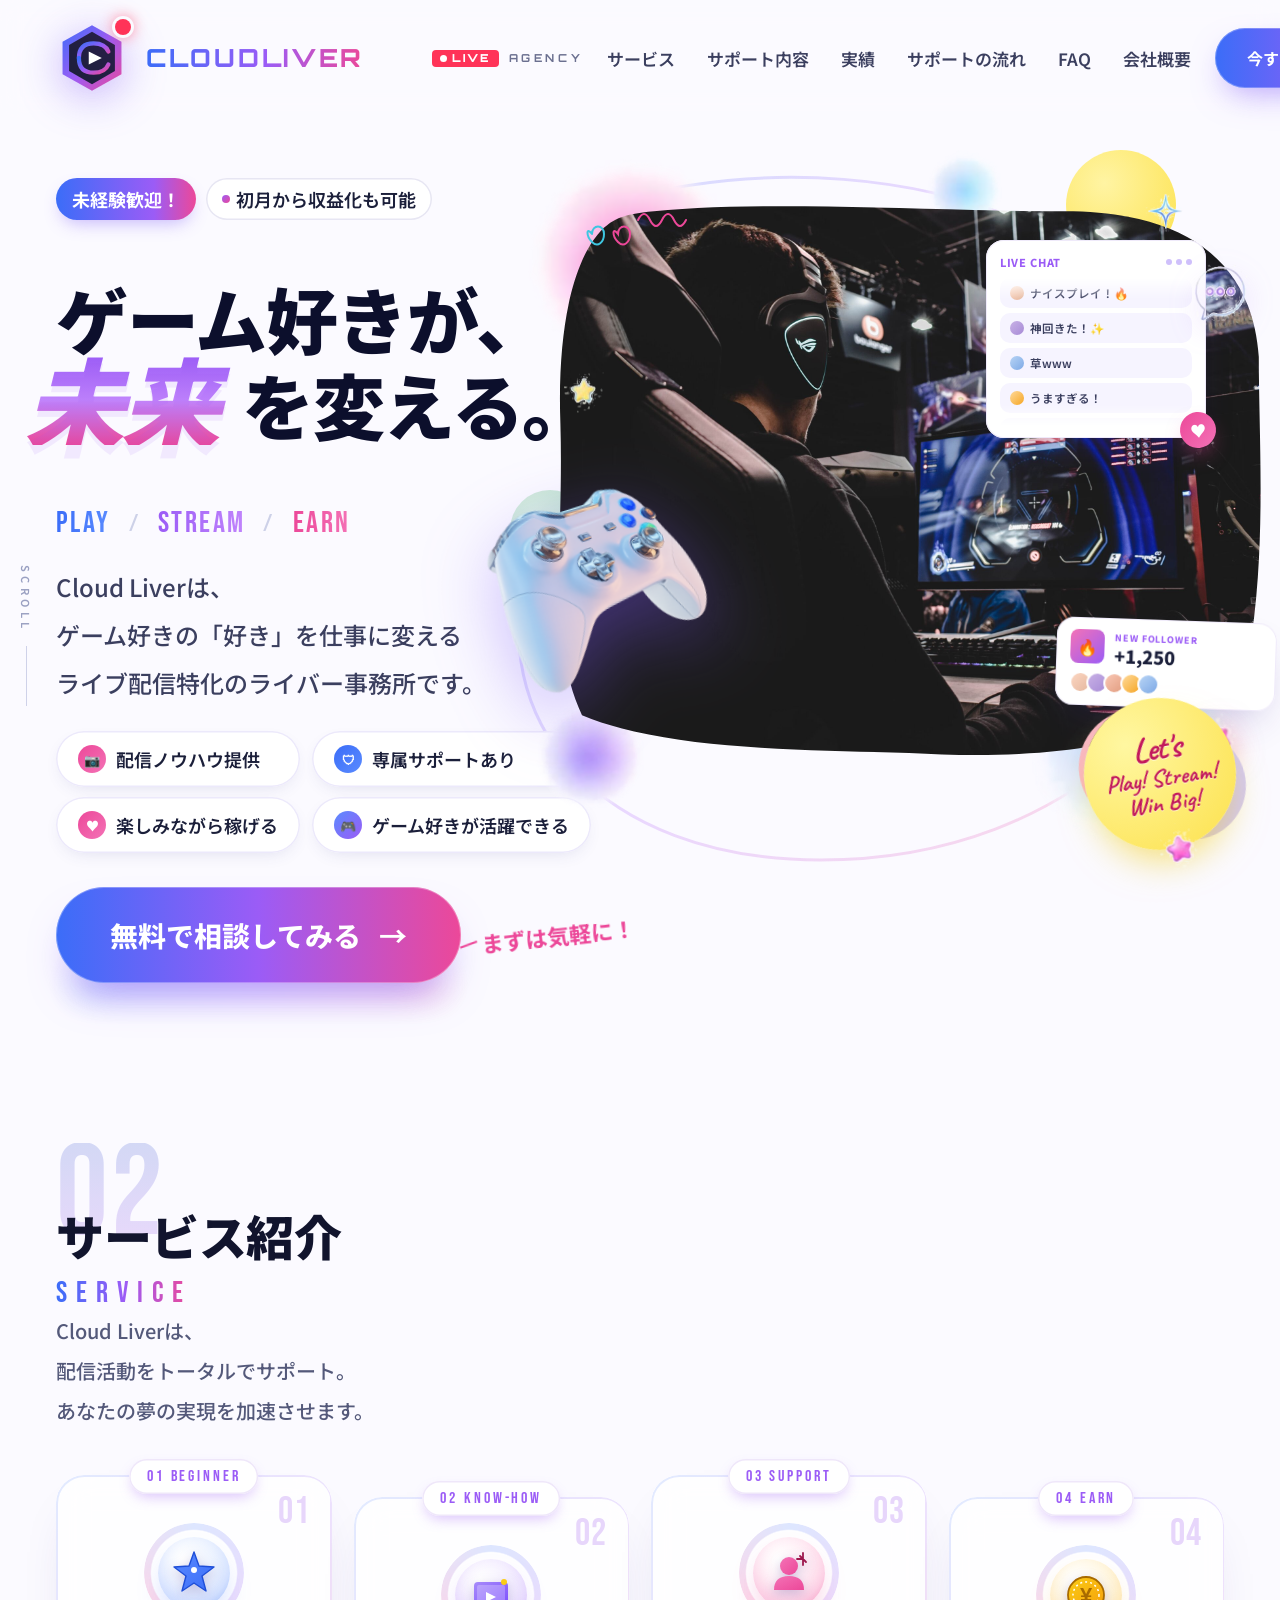
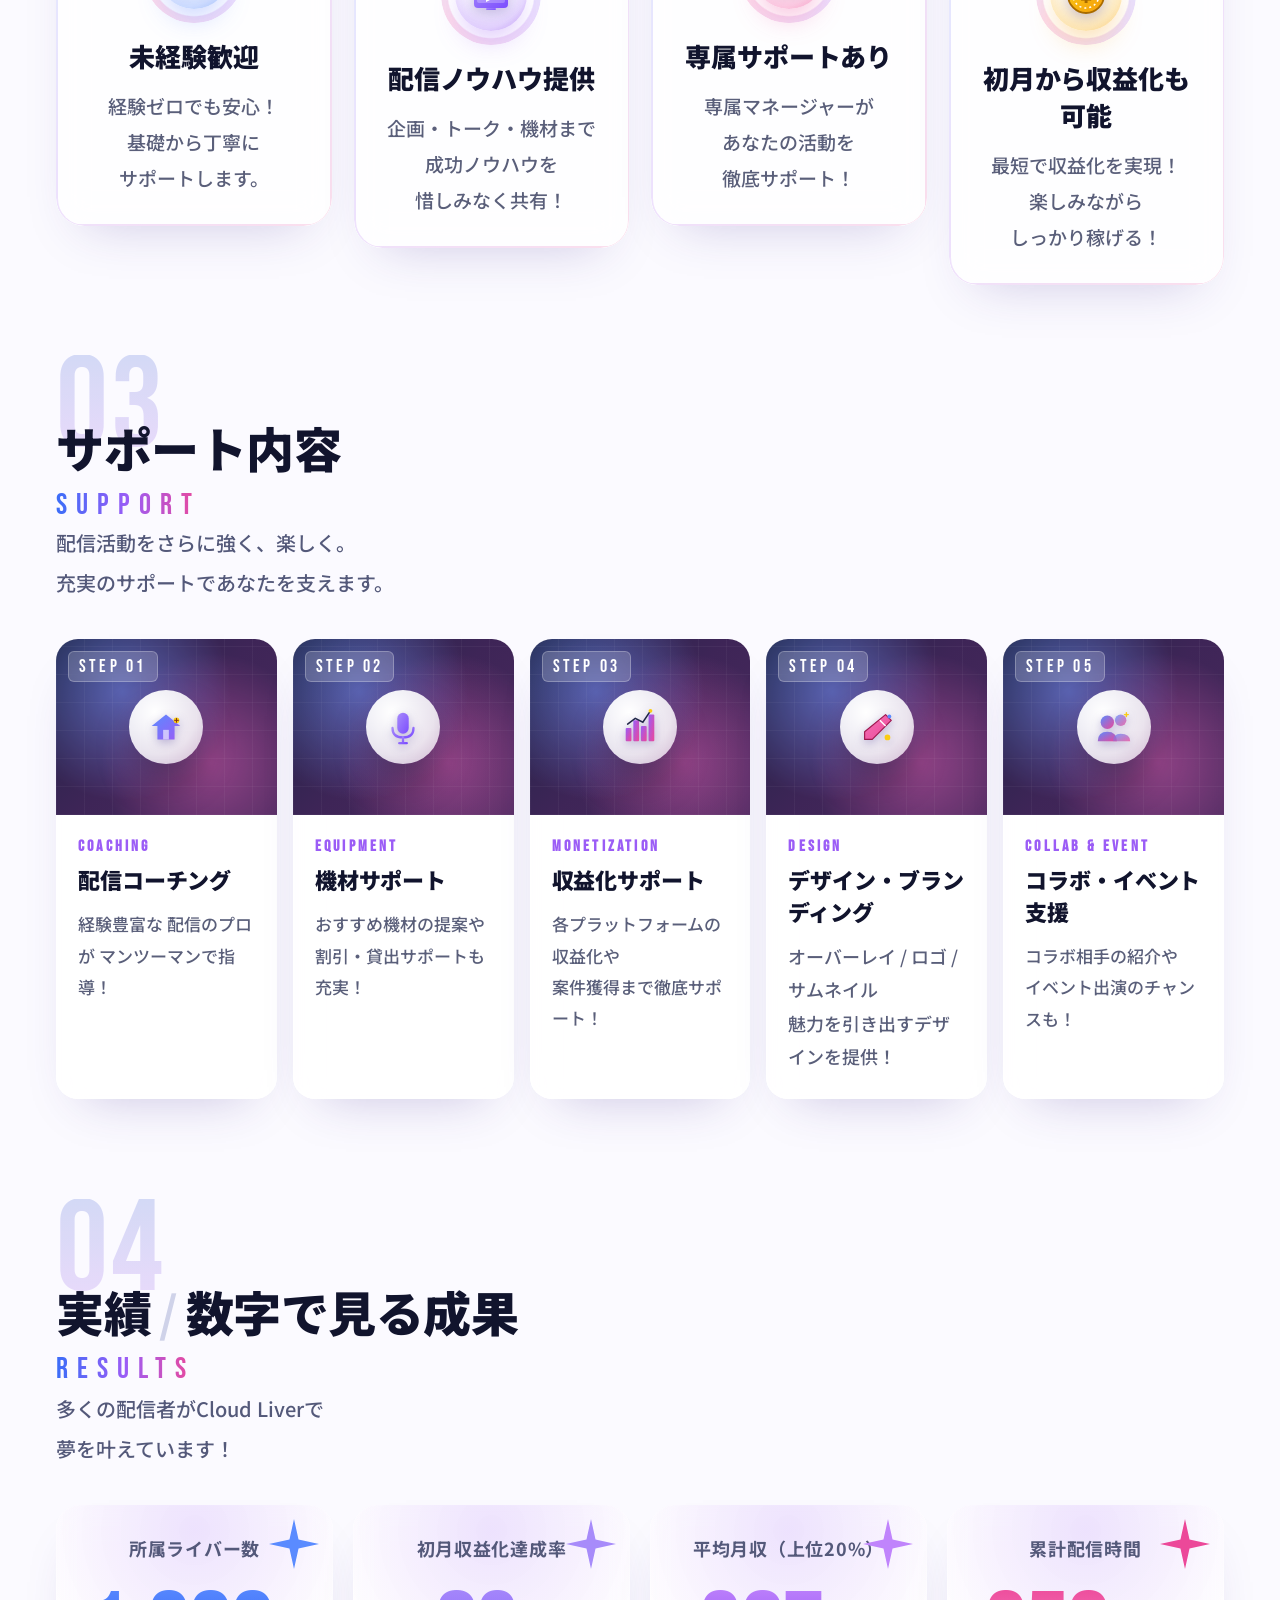
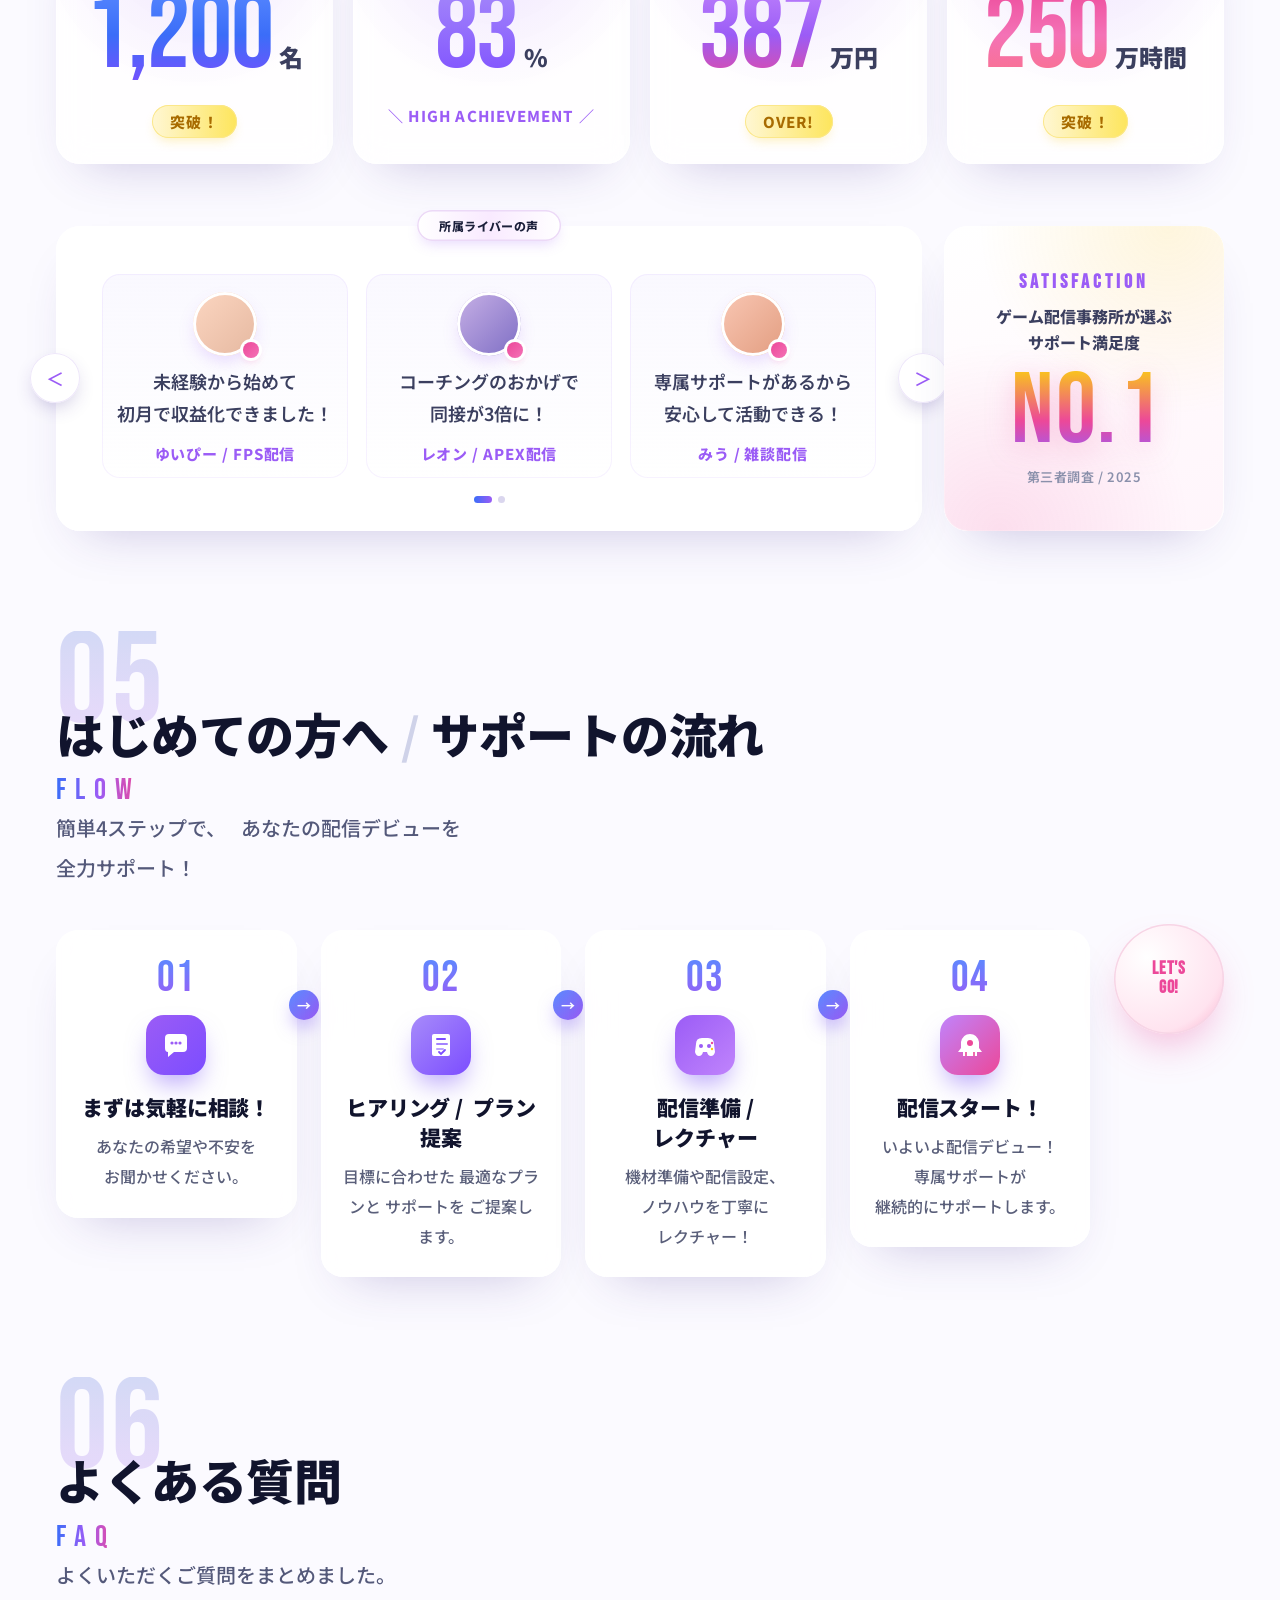
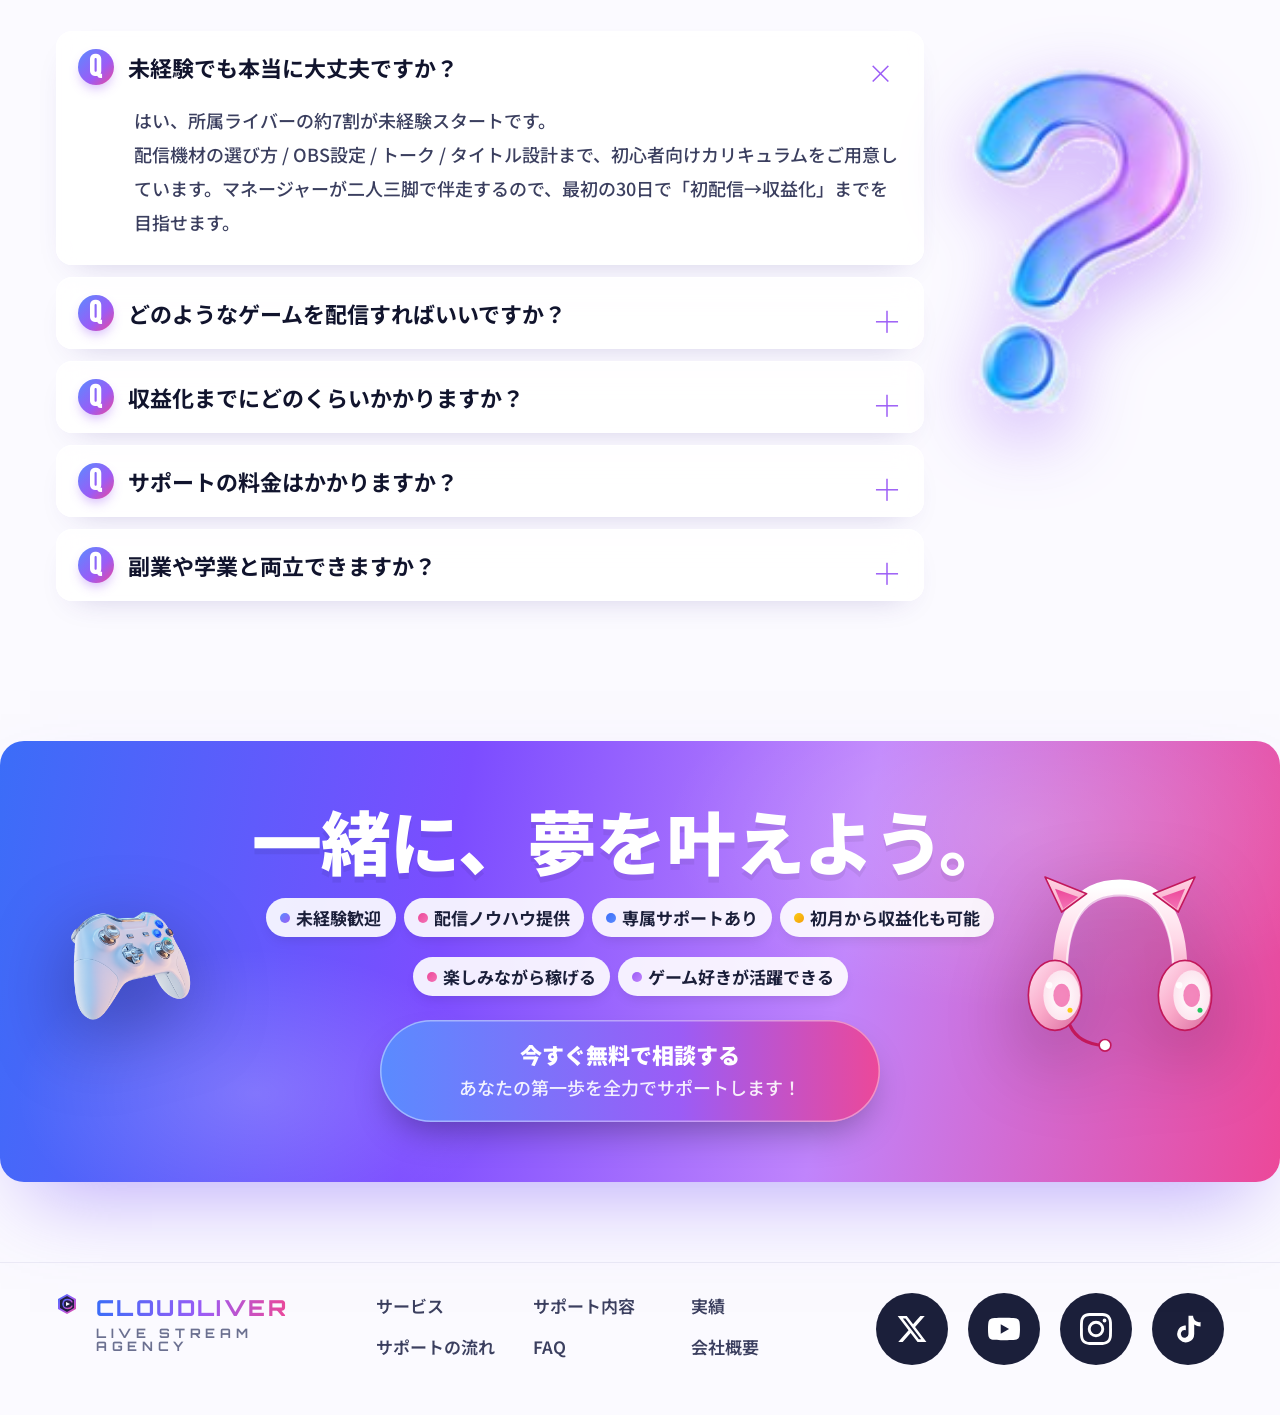
<file: project/index.html>
<!doctype html>
<html lang="ja">
<head>
<meta charset="utf-8" />
<meta name="viewport" content="width=1280" />
<title>Cloud Liver — ゲーム好きが、未来を変える。</title>
<link rel="preconnect" href="https://fonts.googleapis.com" />
<link rel="preconnect" href="https://fonts.gstatic.com" crossorigin />
<link href="https://fonts.googleapis.com/css2?family=Noto+Sans+JP:wght@400;500;700;900&family=Bebas+Neue&family=Orbitron:wght@600;700;800;900&family=Caveat:wght@500;700&family=Press+Start+2P&display=swap" rel="stylesheet" />
<style>
  :root{
    --ink:#1b1f3a;
    --ink-2:#4a4f6f;
    --muted:#8a90ab;
    --line:#e7e6f3;
    --bg:#fbfaff;
    --bg-soft:#f3f0fc;
    --blue:#3b6df8;
    --blue-2:#5a8bff;
    --purple:#9b5cf6;
    --purple-2:#c084fc;
    --pink:#ec4899;
    --pink-2:#f472b6;
    --grad: linear-gradient(90deg, #3b6df8 0%, #9b5cf6 50%, #ec4899 100%);
    --grad-soft: linear-gradient(135deg, #e0e8ff 0%, #efe4ff 55%, #ffe1ee 100%);
  }
  *{box-sizing:border-box}
  html,body{margin:0;padding:0;background:var(--bg);color:var(--ink);font-family:"Noto Sans JP",system-ui,sans-serif;-webkit-font-smoothing:antialiased;position:relative}
  body{min-width:1280px;overflow-x:hidden}

  /* ---------- site-wide animated background ---------- */
  .bg-layer{
    position:fixed;inset:0;z-index:-1;pointer-events:none;overflow:hidden;
    background:
      radial-gradient(ellipse 1200px 800px at 20% 0%, rgba(213,225,255,.55), transparent 60%),
      radial-gradient(ellipse 1100px 700px at 90% 18%, rgba(255,212,232,.45), transparent 60%),
      radial-gradient(ellipse 1000px 700px at 0% 60%, rgba(228,217,255,.5), transparent 60%),
      radial-gradient(ellipse 1100px 700px at 100% 80%, rgba(216,228,255,.45), transparent 60%),
      linear-gradient(180deg, #fbfaff 0%, #f6f3ff 50%, #fdf5fa 100%);
  }
  .bg-layer::before{
    content:"";position:absolute;inset:0;
    background-image:radial-gradient(rgba(155,92,246,.07) 1px, transparent 1.5px);
    background-size:32px 32px;
    mask-image:linear-gradient(180deg, #000 0%, #000 70%, transparent 100%);
    -webkit-mask-image:linear-gradient(180deg, #000 0%, #000 70%, transparent 100%);
    opacity:.7;
  }
  .bg-layer .orb{position:absolute;border-radius:50%;filter:blur(60px);opacity:.55;will-change:transform}
  .bg-layer .orb.o1{left:-120px;top:8%;width:380px;height:380px;background:radial-gradient(circle at 30% 30%, #c5d6ff, #8aa9ff 70%);animation:driftA 22s ease-in-out infinite}
  .bg-layer .orb.o2{right:-100px;top:24%;width:340px;height:340px;background:radial-gradient(circle at 30% 30%, #ffd6e7, #f7a8c8 70%);animation:driftB 28s ease-in-out infinite}
  .bg-layer .orb.o3{left:25%;top:48%;width:300px;height:300px;background:radial-gradient(circle at 30% 30%, #e3d6ff, #c5a3f5 70%);animation:driftC 26s ease-in-out infinite}
  .bg-layer .orb.o4{right:8%;top:62%;width:360px;height:360px;background:radial-gradient(circle at 30% 30%, #d6e6ff, #a8c5f9 70%);animation:driftA 30s ease-in-out -8s infinite}
  .bg-layer .orb.o5{left:5%;top:80%;width:280px;height:280px;background:radial-gradient(circle at 30% 30%, #ffe3d6, #f5c4a3 70%);animation:driftB 24s ease-in-out -4s infinite;opacity:.4}
  .bg-layer .orb.o6{right:30%;top:92%;width:320px;height:320px;background:radial-gradient(circle at 30% 30%, #e0c8ff, #b78de8 70%);animation:driftC 32s ease-in-out -12s infinite}

  @keyframes driftA{
    0%,100%{transform:translate(0,0) scale(1)}
    33%{transform:translate(40px,-30px) scale(1.05)}
    66%{transform:translate(-30px,20px) scale(.96)}
  }
  @keyframes driftB{
    0%,100%{transform:translate(0,0) scale(1)}
    50%{transform:translate(-50px,30px) scale(1.08)}
  }
  @keyframes driftC{
    0%,100%{transform:translate(0,0) scale(1)}
    25%{transform:translate(30px,40px) scale(1.04)}
    75%{transform:translate(-40px,-20px) scale(.94)}
  }
  @media (prefers-reduced-motion: reduce){
    .bg-layer .orb{animation:none}
  }
  img{display:block;max-width:100%}
  a{color:inherit;text-decoration:none}
  button{font-family:inherit}

  /* sparkles & decorative stars layer */
  .deco-star{position:absolute;pointer-events:none}
  .deco-star.y{filter:drop-shadow(0 4px 14px rgba(244,180,40,.35))}
  .deco-star.p{filter:drop-shadow(0 4px 14px rgba(236,72,153,.35))}
  .deco-star.b{filter:drop-shadow(0 4px 14px rgba(99,138,255,.35))}

  /* ---------- header ---------- */
  header.site{
    position:fixed;top:0;left:0;right:0;z-index:200;
    display:flex;align-items:center;justify-content:space-between;
    padding:22px 56px;
    background:rgba(251,250,255,.78);backdrop-filter:saturate(180%) blur(14px);-webkit-backdrop-filter:saturate(180%) blur(14px);
    border-bottom:1px solid rgba(231,230,243,0);transition:padding .25s ease, background .25s ease, border-color .25s ease, box-shadow .25s ease;
  }
  header.site.scrolled{padding:16px 56px;background:rgba(251,250,255,.92);border-bottom-color:#ecebf6;box-shadow:0 10px 24px -20px rgba(60,40,140,.25)}
  header.site > *{position:relative;z-index:1}
  .header-inner{max-width:1280px;margin:0 auto;width:100%;display:flex;align-items:center;justify-content:space-between;flex-wrap:nowrap;gap:24px}
  body{padding-top:140px}
  /* ---------- brand lockup ---------- */
  .brand{display:flex;align-items:center;gap:18px;position:relative;flex:none}
  .brand .mark{position:relative;width:72px;height:72px;display:grid;place-items:center;flex:none}
  .brand .mark .hex{position:absolute;inset:0;filter:drop-shadow(0 8px 22px rgba(123,86,247,.45))}
  .brand .mark .pulse{position:absolute;right:-3px;top:-3px;width:16px;height:16px;border-radius:50%;background:#ff3358;box-shadow:0 0 0 3px #fbfaff,0 0 16px #ff3358;animation:livePulse 1.6s ease-out infinite}
  @keyframes livePulse{0%{box-shadow:0 0 0 2px #fbfaff,0 0 0 0 rgba(255,51,88,.6)}70%{box-shadow:0 0 0 2px #fbfaff,0 0 0 8px rgba(255,51,88,0)}100%{box-shadow:0 0 0 2px #fbfaff,0 0 0 0 rgba(255,51,88,0)}}
  .brand .word{display:flex;flex-direction:row;align-items:center;line-height:1;gap:14px;flex-wrap:nowrap}
  .brand .word .name{padding:0;display:inline-flex;align-items:center;flex:none}
  .brand .word .name svg{display:block}
  .brand .word .tag{display:inline-flex;align-items:center;gap:10px;font-size:11px;letter-spacing:.32em;color:#6b7090;font-weight:700;font-family:"Orbitron",sans-serif;white-space:nowrap;flex:none}
  .brand .word .tag .live{display:inline-flex;align-items:center;gap:5px;padding:3px 9px 3px 8px;border-radius:4px;background:#ff3358;color:#fff;font-size:11px;letter-spacing:.18em;font-weight:900}
  .brand .word .tag .live::before{content:"";width:7px;height:7px;border-radius:50%;background:#fff;animation:livePulse2 1.4s infinite}
  @keyframes livePulse2{0%,100%{opacity:1}50%{opacity:.3}}

  footer.site .logo{display:flex;align-items:center;gap:18px}
  footer.site .logo .mark{position:relative;width:60px;height:60px}
  footer.site .logo .mark .hex{position:absolute;inset:0}
  footer.site .logo .word{display:flex;flex-direction:column;gap:4px;line-height:1}
  footer.site .logo .word .name{display:inline-flex;align-items:center}
  footer.site .logo .word .name svg{display:block}
  footer.site .logo .word .tag{font-size:13px;letter-spacing:.36em;color:#6b7090;font-weight:700;font-family:"Orbitron",sans-serif}
  nav.main{display:flex;gap:32px;font-size:17px;font-weight:600;color:#3b3f5f;white-space:nowrap;flex:none}
  nav.main a{position:relative;white-space:nowrap}
  nav.main a:hover{color:var(--blue)}
  .cta-pill{
    display:inline-flex;align-items:center;gap:12px;
    padding:18px 32px;border-radius:999px;color:#fff;font-weight:700;font-size:16px;
    background:linear-gradient(90deg,#3b6df8 0%,#9b5cf6 55%,#ec4899 100%);
    box-shadow:0 14px 32px -10px rgba(123,86,247,.55), inset 0 0 0 1px rgba(255,255,255,.25);
    cursor:pointer;border:0;white-space:nowrap;flex:none;
  }
  .cta-pill .arr{font-weight:600;transition:transform .2s}
  .cta-pill:hover .arr{transform:translateX(3px)}

  /* ---------- hero ---------- */
  .hero{
    position:relative;max-width:1280px;margin:0 auto;
    padding:20px 56px 80px;min-height:780px;
    overflow:visible;
  }
  .hero-inner{position:relative;z-index:2;display:grid;grid-template-columns:520px 1fr;gap:40px;align-items:start}

  .badge-row{display:flex;gap:10px;align-items:center;margin-top:18px}
  .badge-pill{
    display:inline-flex;align-items:center;gap:6px;
    padding:8px 16px;border-radius:999px;font-size:13px;font-weight:700;color:#fff;
    background:linear-gradient(90deg,#3b6df8,#9b5cf6 70%,#ec4899);
    box-shadow:0 8px 18px -6px rgba(123,86,247,.45);
  }
  .badge-pill.outline{
    background:#fff;color:var(--ink);
    box-shadow:inset 0 0 0 1.5px var(--line);font-weight:600;
  }
  .badge-pill.outline::before{content:"";width:8px;height:8px;border-radius:50%;background:linear-gradient(135deg,#9b5cf6,#ec4899)}

  .h1-wrap{margin-top:18px;position:relative}
  .h1{font-size:72px;line-height:1.05;font-weight:900;letter-spacing:-.02em;color:#0c0f2c;white-space:nowrap}
  .h1 .mirai{
    font-size:90px;font-weight:900;line-height:.9;display:inline-block;vertical-align:-8px;letter-spacing:-.04em;
    font-style:italic;
    background:linear-gradient(180deg,#9b5cf6 0%,#c084fc 50%,#ec4899 100%);
    -webkit-background-clip:text;background-clip:text;color:transparent;
    text-shadow:0 6px 0 rgba(155,92,246,.10);
    margin-left:-32px;margin-right:8px;
  }
  .h1 .grey{color:#cdd1e8;font-weight:900}
  .pse{
    display:flex;align-items:center;gap:18px;margin-top:18px;
    font-family:"Bebas Neue",sans-serif;font-size:30px;letter-spacing:.08em;
  }
  .pse span:nth-child(1){background:linear-gradient(90deg,#3b6df8,#5a8bff);-webkit-background-clip:text;background-clip:text;color:transparent}
  .pse span:nth-child(3){background:linear-gradient(90deg,#9b5cf6,#c084fc);-webkit-background-clip:text;background-clip:text;color:transparent}
  .pse span:nth-child(5){background:linear-gradient(90deg,#ec4899,#f472b6);-webkit-background-clip:text;background-clip:text;color:transparent}
  .pse i{color:#cdd1e8;font-style:normal;font-size:24px;font-weight:300}

  .lead{margin-top:22px;font-size:24px;line-height:2;color:#3b3f5f;max-width:540px;font-weight:500}

  .chip-grid{display:grid;grid-template-columns:repeat(2,max-content);gap:10px 12px;margin-top:24px}
  .chip{
    display:inline-flex;align-items:center;gap:10px;
    padding:14px 22px;border-radius:999px;font-size:18px;font-weight:600;color:var(--ink);
    background:#fff;box-shadow:0 6px 18px -8px rgba(60,68,140,.18),inset 0 0 0 1.5px #ece9fb;
  }
  .chip .dot{
    width:28px;height:28px;border-radius:50%;display:inline-grid;place-items:center;color:#fff;font-size:13px;
  }
  .chip .dot.b{background:linear-gradient(135deg,#3b6df8,#5a8bff)}
  .chip .dot.p{background:linear-gradient(135deg,#9b5cf6,#c084fc)}
  .chip .dot.pk{background:linear-gradient(135deg,#ec4899,#f472b6)}
  .chip .dot.bp{background:linear-gradient(135deg,#5a8bff,#9b5cf6)}

  .hero-cta-wrap{position:relative;margin-top:34px;display:flex;flex-wrap:nowrap;align-items:center;gap:20px;white-space:nowrap}
  .hero-cta{
    position:relative;
    padding:28px 54px;border:0;cursor:pointer;color:#fff;font-weight:800;font-size:28px;
    border-radius:999px;
    background:linear-gradient(90deg,#3b6df8 0%,#9b5cf6 50%,#ec4899 100%);
    box-shadow:0 22px 40px -16px rgba(123,86,247,.55), inset 0 0 0 1px rgba(255,255,255,.3);
    display:inline-flex;align-items:center;gap:18px;white-space:nowrap;flex:none;
  }
  .hero-cta .arr{font-weight:700;transition:transform .2s}
  .hero-cta:hover .arr{transform:translateX(3px)}
  .hero-cta::after{
    content:"";position:absolute;left:18px;right:18px;bottom:-10px;height:18px;
    background:linear-gradient(90deg,#3b6df8,#9b5cf6,#ec4899);filter:blur(16px);opacity:.45;z-index:-1;border-radius:999px;
  }
  .casual{
    font-family:"Yusei Magic","Noto Sans JP",sans-serif;color:var(--pink);font-weight:700;font-size:22px;
    transform:rotate(-6deg);position:relative;white-space:nowrap;flex:none;
  }
  .casual::before{
    content:"";position:absolute;left:-22px;top:50%;width:18px;height:1.5px;background:var(--pink);transform:translateY(-50%) rotate(-15deg);
  }

  .scroll-pill{
    position:absolute;left:18px;top:46%;writing-mode:vertical-rl;letter-spacing:.4em;
    font-size:11px;color:#9aa0c2;font-weight:600;display:flex;align-items:center;gap:14px;
  }
  .scroll-pill::after{content:"";width:1px;height:60px;background:#cfd2e9}

  /* hero right — organic blob + pastel deco + gaming accents */
  .hero-right{position:relative;height:720px;width:680px;margin-left:-60px}

  /* pastel decorative circles */
  .pastel{position:absolute;border-radius:50%;pointer-events:none;background-size:cover;background-position:center}
  .pastel.pink   {left:-30px;  top:-10px; width:220px;height:220px; background-image:url('assets/deco_blur_pink.png')}
  .pastel.yellow {right:60px;  top:-10px;  width:110px;height:110px; background:radial-gradient(circle at 35% 30%, #fff4a3 0%, #fde55c 80%)}
  .pastel.mint   {left:-46px;  top:330px; width:80px; height:80px;  background:radial-gradient(circle at 30% 30%, #d8efe0 0%, #b9dfcb 90%)}
  .pastel.lav    {left:-20px;  top:540px; width:110px;height:110px; background-image:url('assets/deco_blur_lav.png')}
  .pastel.lavbig {right:-10px; bottom:30px;width:220px;height:220px;background-image:url('assets/deco_blur_blue.png')}
  .pastel.blue   {right:230px; top:-10px; width:80px; height:80px;  background-image:url('assets/deco_blur_blue.png')}
  .pastel.tinyY  {right:-10px; top:230px; width:40px; height:40px;  background:#fde55c}

  /* main blob */
  .blob-wrap{position:absolute;left:-10px;top:40px;width:720px;height:560px;z-index:2;animation:blobFloat 7s ease-in-out infinite}
  .hero-right:hover .blob-wrap{animation-duration:3.5s}
  @keyframes blobFloat{0%,100%{transform:translateY(0) rotate(0deg)}50%{transform:translateY(-12px) rotate(1deg)}}
  .blob-wrap svg.blob{position:absolute;inset:0;width:100%;height:100%;filter:drop-shadow(0 30px 60px rgba(60,40,140,.18))}
  .blob-photo{
    position:absolute;inset:0;
    -webkit-mask: url(#blobMask); mask: url(#blobMask);
  }
  .blob-clipped{position:absolute;inset:0;overflow:hidden;clip-path:url(#blobClip)}
  .scene{
    position:absolute;inset:0;
    background-image:url('assets/streamer_photo.jpg');
    background-size:cover;background-position:center;
  }
  .scene .silhouette,.scene .crt-glow{display:none}
  .scene .photo-tag{display:none}
  .scene .live-meta{
    position:absolute;left:18px;top:18px;display:flex;flex-direction:column;gap:6px;color:#fff;
    font-family:"JetBrains Mono",ui-monospace,monospace;font-size:10px;
  }
  .scene .live-meta .dot{display:inline-block;width:6px;height:6px;border-radius:50%;background:#22c55e;margin-right:6px;box-shadow:0 0 8px #22c55e;animation:pulse 1.4s infinite}

  /* gaming HUD overlay on top of blob */
  .hud{position:absolute;inset:0;pointer-events:none}
  .hud .live-chip{
    position:absolute;left:50%;top:20px;transform:translateX(-50%);
    background:rgba(20,12,32,.85);color:#fff;border-radius:10px;
    padding:6px 12px;display:flex;align-items:center;gap:8px;font-size:11px;font-weight:600;
    box-shadow:0 8px 20px -6px rgba(0,0,0,.4),inset 0 0 0 1px rgba(255,255,255,.08);
  }
  .hud .live-chip .live{background:#ef4444;color:#fff;font-weight:800;font-size:10px;padding:2px 6px;border-radius:4px;letter-spacing:.06em}
  .hud .hpbar{position:absolute;left:24px;bottom:80px;width:200px;color:#fff;font-family:"Press Start 2P",monospace;font-size:8px}
  .hud .hpbar .row{display:flex;justify-content:space-between;margin-bottom:4px;text-shadow:0 1px 0 #000}
  .hud .hpbar .bar{height:8px;background:rgba(0,0,0,.5);border:1.5px solid #fff;border-radius:3px;overflow:hidden;box-shadow:0 0 0 1px rgba(0,0,0,.3)}
  .hud .hpbar .bar i{display:block;height:100%;width:78%;background:linear-gradient(90deg,#22c55e,#84cc16)}
  .hud .hpbar.mp .bar i{background:linear-gradient(90deg,#3b6df8,#5a8bff);width:54%}
  .hud .hpbar.mp{bottom:54px}
  .hud .combo{
    position:absolute;right:20px;top:60px;color:#facc15;font-family:"Press Start 2P",monospace;font-size:10px;
    text-shadow:0 2px 0 #b8770e, 0 4px 6px rgba(0,0,0,.5);transform:rotate(-6deg);
  }
  .hud .combo b{font-size:18px;color:#fff;text-shadow:0 2px 0 #b8770e}

  /* floating gaming UI cards */
  .chat-card,.follower-card,.levelup,.score-card,.coin-card{
    position:absolute;background:#fff;border-radius:18px;
    box-shadow:0 18px 40px -16px rgba(60,40,140,.3), inset 0 0 0 1px #efeafa;
    padding:12px 14px;z-index:5;
  }
  .chat-card{right:30px;top:80px;width:220px;padding:14px 14px 12px;z-index:5}
  .chat-card .head{display:flex;align-items:center;justify-content:space-between;font-size:11px;color:#9b5cf6;font-weight:800;letter-spacing:.06em;margin-bottom:8px}
  .chat-card .dots{display:flex;gap:4px}
  .chat-card .dots i{width:6px;height:6px;border-radius:50%;background:#cfc0fb;display:block}
  .chat-card .feed{height:148px;overflow:hidden;position:relative;-webkit-mask-image:linear-gradient(180deg,transparent 0,#000 14%,#000 86%,transparent 100%);mask-image:linear-gradient(180deg,transparent 0,#000 14%,#000 86%,transparent 100%)}
  .chat-card .feed-track{display:flex;flex-direction:column;gap:5px;animation:chatScroll 22s linear infinite}
  .hero-right:hover .chat-card .feed-track{animation-duration:11s}
  .chat-card .msg{background:#f6f4ff;border-radius:10px;padding:7px 10px;font-size:11.5px;color:#3b3f5f;font-weight:600;flex:none;display:flex;align-items:center;gap:6px}
  .chat-card .msg .avatar{width:14px;height:14px;border-radius:50%;background:linear-gradient(135deg,#fcd6c1,#e5b8a0);flex:none}
  .chat-card .msg.u2 .avatar{background:linear-gradient(135deg,#c8b1e6,#a78bd6)}
  .chat-card .msg.u3 .avatar{background:linear-gradient(135deg,#b8d4f5,#7da9e6)}
  .chat-card .msg.u4 .avatar{background:linear-gradient(135deg,#ffd99b,#f5a623)}
  .chat-card .msg.u5 .avatar{background:linear-gradient(135deg,#f9c7b4,#e29d80)}
  @keyframes chatScroll{0%{transform:translateY(0)}100%{transform:translateY(-50%)}}
  .chat-card .heart{
    position:absolute;right:-10px;bottom:-10px;width:36px;height:36px;border-radius:50%;
    background:linear-gradient(135deg,#ec4899,#f472b6);display:grid;place-items:center;color:#fff;
    box-shadow:0 10px 20px -6px rgba(236,72,153,.5);transform:rotate(-6deg);
  }

  .follower-card{right:-40px;top:460px;width:220px;transform:rotate(2deg)}
  .follower-card .row{display:flex;align-items:center;gap:10px}
  .follower-card .flame{width:34px;height:34px;border-radius:8px;background:linear-gradient(135deg,#f472b6,#9b5cf6);display:grid;place-items:center;color:#fff;font-size:16px}
  .follower-card .lbl{font-size:9px;color:#9b5cf6;font-weight:800;letter-spacing:.1em}
  .follower-card .num{font-weight:900;color:var(--ink);font-size:18px;line-height:1;margin-top:2px}
  .follower-card .avs{display:flex;margin-top:8px}
  .follower-card .avs i{
    width:22px;height:22px;border-radius:50%;display:block;margin-left:-5px;border:2px solid #fff;
    background:linear-gradient(135deg,#fcd6c1,#e5b8a0);
  }
  .follower-card .avs i:nth-child(2){background:linear-gradient(135deg,#c8b1e6,#a78bd6)}
  .follower-card .avs i:nth-child(3){background:linear-gradient(135deg,#f9c7b4,#e29d80)}
  .follower-card .avs i:nth-child(4){background:linear-gradient(135deg,#ffd99b,#f5a623)}
  .follower-card .avs i:nth-child(5){background:linear-gradient(135deg,#b8d4f5,#7da9e6)}
  .follower-card .avs i:nth-child(1){margin-left:0}

  /* yellow sticker */
  .sticker{
    position:absolute;right:0px;bottom:30px;width:152px;height:152px;border-radius:50%;
    background:radial-gradient(circle at 30% 28%, #fff7a1 0%, #fde55c 80%, #f6c800 100%);
    box-shadow:0 20px 36px -10px rgba(240,200,0,.55), 30px 16px 0 -22px #d2c8f6, -22px -10px 0 -18px #f9b7c5;
    display:grid;place-items:center;transform:rotate(-8deg);z-index:6;
  }
  .sticker .txt{
    font-family:"Caveat",cursive;color:#c2185b;font-weight:700;font-size:24px;line-height:1.05;text-align:center;
    text-shadow:0 1px 0 rgba(255,255,255,.6);
  }
  .sticker .txt b{font-size:34px;font-weight:700;display:block;letter-spacing:-.02em}
  .sticker .underline{display:inline-block;border-bottom:2px wavy #c2185b;padding-bottom:1px}

  /* decorative sparkles & squiggles */
  .deco{position:absolute;pointer-events:none;z-index:7}
  .deco.spark1{right:50px;top:30px;width:42px;height:42px}
  .deco.spark2{right:30px;bottom:0;width:56px;height:56px}
  .deco.spark3{left:0;top:200px;width:48px;height:48px}
  .deco.chat-bubble{position:absolute;right:-20px;top:90px;width:70px;height:auto;z-index:7;filter:drop-shadow(0 8px 14px rgba(155,92,246,.35))}
  .hero-right img.deco{display:block;height:auto}
  .deco.heart-sq{left:30px;top:60px;width:60px;height:30px}
  .deco.squig{left:80px;top:50px;width:54px;height:18px}
  .deco.gamepad-3d{
    position:absolute;left:-80px;bottom:180px;width:240px;transform:rotate(-15deg);
    filter:drop-shadow(0 24px 36px rgba(123,86,247,.4));z-index:6;height:auto;
  }
  .deco.coin-sticker{position:absolute;right:-10px;top:540px;width:64px;transform:rotate(-12deg);z-index:6;filter:drop-shadow(0 8px 14px rgba(236,72,153,.5));height:auto}

  /* wavy frame ring around the blob */
  .frame-ring{position:absolute;left:30px;top:0;width:580px;height:620px;pointer-events:none;z-index:3;opacity:.95}
  .frame-ring.b{transform:rotate(-12deg) scale(1.05);top:20px;left:50px}

  /* swirly path - decorative */
  .swirl{position:absolute;inset:0;pointer-events:none;z-index:1;mix-blend-mode:multiply}

  /* ---------- generic section ---------- */
  section.block{position:relative;max-width:1280px;margin:0 auto;padding:80px 56px}
  .sec-num{
    font-family:"Bebas Neue",sans-serif;font-size:130px;line-height:.8;letter-spacing:.02em;
    background:linear-gradient(180deg,#cfd5f5 0%,#e7d6fb 100%);
    -webkit-background-clip:text;background-clip:text;color:transparent;
    opacity:.9;position:relative;z-index:0;
  }
  .sec-title{font-size:48px;font-weight:900;letter-spacing:-.01em;color:#11142d;line-height:1.2;margin-top:-50px;position:relative;z-index:1;white-space:nowrap}
  .sec-eyebrow{
    display:inline-block;margin-top:14px;font-family:"Bebas Neue",sans-serif;letter-spacing:.3em;font-size:20px;
    background:var(--grad);-webkit-background-clip:text;background-clip:text;color:transparent;
  }
  .sec-lead{margin-top:20px;color:#54597a;font-size:20px;line-height:2;max-width:420px;font-weight:500}

  .sec-head{
    display:grid;grid-template-columns:280px 1fr;gap:40px;align-items:end;
  }

  /* ---------- 02 SERVICE ---------- */
  .service-grid{display:grid;grid-template-columns:repeat(4,1fr);gap:18px;margin-top:36px;align-items:start}
  .service-grid .svc{transition:transform .25s ease;display:block}
  .service-grid .svc img{width:100%;height:auto;display:block;filter:drop-shadow(0 18px 28px rgba(60,40,140,.12))}
  .service-grid .svc:nth-child(odd){transform:translateY(-14px)}
  .service-grid .svc:hover{transform:translateY(-22px)}
  .service-grid .svc:nth-child(even):hover{transform:translateY(-8px)}

  /* SVG-icon style fillers */
  .icon-circle{
    width:84px;height:84px;border-radius:50%;
    background:radial-gradient(circle at 35% 30%, #fff, #efe7ff 60%, #d2c2fb);
    display:grid;place-items:center;color:#fff;
    box-shadow:inset 0 -8px 16px rgba(155,92,246,.25), 0 14px 30px -12px rgba(155,92,246,.4);
  }
  .icon-circle.pink{background:radial-gradient(circle at 35% 30%, #fff, #ffe3ef 60%, #f9a8c8); box-shadow:inset 0 -8px 16px rgba(236,72,153,.25), 0 14px 30px -12px rgba(236,72,153,.4)}
  .icon-circle.blue{background:radial-gradient(circle at 35% 30%, #fff, #e3edff 60%, #a8c5f9); box-shadow:inset 0 -8px 16px rgba(91,130,255,.25), 0 14px 30px -12px rgba(91,130,255,.4)}

  /* ---------- 02 SERVICE ---------- */
  .service-grid{display:grid;grid-template-columns:repeat(4,1fr);gap:22px;margin-top:60px;padding-top:14px;align-items:start}
  .svc-card{
    position:relative;display:block;
    background:rgba(255,255,255,.78);backdrop-filter:blur(16px);-webkit-backdrop-filter:blur(16px);
    border-radius:28px;padding:42px 24px 30px;text-align:center;
    box-shadow:0 24px 50px -28px rgba(60,40,140,.25), inset 0 0 0 1px rgba(255,255,255,.8);
    transition:transform .35s cubic-bezier(.2,.7,.2,1), box-shadow .35s ease;
    color:inherit;
  }
  .svc-card::before{
    content:"";position:absolute;inset:0;border-radius:inherit;padding:1.5px;
    background:linear-gradient(135deg, rgba(91,139,255,.5), rgba(155,92,246,.5) 50%, rgba(236,72,153,.5));
    -webkit-mask:linear-gradient(#000 0 0) content-box, linear-gradient(#000 0 0);
    -webkit-mask-composite:xor;mask-composite:exclude;
    opacity:.35;transition:opacity .35s ease;pointer-events:none;
  }
  .svc-card::after{
    content:"";position:absolute;left:50%;top:0;width:160%;height:60%;transform:translateX(-50%);
    background:radial-gradient(ellipse 50% 50% at 50% 50%, rgba(155,92,246,.16), transparent 70%);
    pointer-events:none;opacity:0;transition:opacity .35s ease;border-radius:inherit;
  }
  .svc-card:hover{transform:translateY(-10px);box-shadow:0 36px 60px -28px rgba(60,40,140,.35)}
  .svc-card:hover::before{opacity:.9}
  .svc-card:hover::after{opacity:1}
  .service-grid .svc-card:nth-child(odd){margin-top:-22px}
  .svc-num{
    position:absolute;top:18px;right:22px;font-family:"Bebas Neue",sans-serif;font-size:38px;line-height:1;
    color:#e7d6fb;font-weight:400;letter-spacing:.02em;z-index:1;
  }
  .svc-icon{
    width:100px;height:100px;margin:6px auto 14px;position:relative;display:grid;place-items:center;
    animation:iconBob 5s ease-in-out infinite;
  }
  .svc-icon .ring{position:absolute;inset:0;border-radius:50%;
    background:conic-gradient(from 0deg, #5a8bff, #9b5cf6 33%, #ec4899 66%, #5a8bff 100%);
    -webkit-mask:radial-gradient(circle, transparent 60%, #000 62%);
    mask:radial-gradient(circle, transparent 60%, #000 62%);
    opacity:.2;animation:spinSlow 14s linear infinite;
  }
  .svc-icon .glow{
    position:absolute;inset:14px;border-radius:50%;
    background:radial-gradient(circle at 35% 30%, #fff, #efe7ff 70%, #d2c2fb);
    box-shadow:inset 0 -10px 18px rgba(155,92,246,.2), 0 16px 30px -10px rgba(155,92,246,.35);
  }
  .svc-card.s1 .svc-icon .glow{background:radial-gradient(circle at 35% 30%, #fff, #e3edff 70%, #a8c5f9);box-shadow:inset 0 -10px 18px rgba(91,130,255,.2), 0 16px 30px -10px rgba(91,130,255,.4)}
  .svc-card.s2 .svc-icon .glow{background:radial-gradient(circle at 35% 30%, #fff, #efe7ff 70%, #c5a3f5);box-shadow:inset 0 -10px 18px rgba(155,92,246,.2), 0 16px 30px -10px rgba(155,92,246,.4)}
  .svc-card.s3 .svc-icon .glow{background:radial-gradient(circle at 35% 30%, #fff, #ffe3ef 70%, #f9a8c8);box-shadow:inset 0 -10px 18px rgba(236,72,153,.2), 0 16px 30px -10px rgba(236,72,153,.4)}
  .svc-card.s4 .svc-icon .glow{background:radial-gradient(circle at 35% 30%, #fff, #fff4d6 70%, #fcd99c);box-shadow:inset 0 -10px 18px rgba(245,158,11,.2), 0 16px 30px -10px rgba(245,158,11,.4)}
  .svc-icon svg{position:relative;z-index:2;width:50px;height:50px;filter:drop-shadow(0 4px 6px rgba(60,40,140,.25))}
  .svc-card h3{font-size:26px;font-weight:900;color:#11142d;margin:10px 0 14px;letter-spacing:-.005em;position:relative;z-index:1}
  .svc-card p{font-size:19px;line-height:1.9;color:#5a5f7a;margin:0;position:relative;z-index:1;font-weight:500}
  .svc-card .pill-en{
    position:absolute;left:50%;top:-16px;transform:translateX(-50%);
    background:#fff;color:#9b5cf6;font-family:"Bebas Neue",sans-serif;letter-spacing:.18em;font-size:16px;
    padding:8px 18px;border-radius:999px;z-index:2;white-space:nowrap;
    box-shadow:0 6px 14px -4px rgba(155,92,246,.4), inset 0 0 0 1.5px #efe7fa;
  }
  @keyframes iconBob{0%,100%{transform:translateY(0)}50%{transform:translateY(-6px)}}
  @keyframes spinSlow{to{transform:rotate(360deg)}}

  /* ---------- 03 SUPPORT ---------- */
  .support-grid{display:grid;grid-template-columns:repeat(5,1fr);gap:16px;margin-top:36px;align-items:stretch}
  .sup-card{
    position:relative;display:flex;flex-direction:column;
    background:rgba(255,255,255,.86);backdrop-filter:blur(14px);-webkit-backdrop-filter:blur(14px);
    border-radius:22px;overflow:hidden;color:inherit;
    box-shadow:0 24px 50px -28px rgba(60,40,140,.28), inset 0 0 0 1px rgba(255,255,255,.8);
    transition:transform .35s cubic-bezier(.2,.7,.2,1), box-shadow .35s ease;
  }
  .sup-card:hover{transform:translateY(-8px);box-shadow:0 36px 60px -28px rgba(60,40,140,.4)}
  .sup-card .scene{
    position:relative;aspect-ratio:5/4;flex:none;overflow:hidden;
    background:linear-gradient(135deg,#1f2547,#3e2557 50%,#4a2a5e);
  }
  .sup-card .scene::before{
    content:"";position:absolute;inset:0;
    background:
      radial-gradient(circle at 30% 30%, rgba(91,130,255,.55), transparent 55%),
      radial-gradient(circle at 70% 70%, rgba(236,72,153,.45), transparent 55%);
    mix-blend-mode:screen;
  }
  .sup-card .scene::after{
    content:"";position:absolute;inset:0;
    background:repeating-linear-gradient(0deg, rgba(255,255,255,.04) 0 1px, transparent 1px 28px),
               repeating-linear-gradient(90deg, rgba(255,255,255,.04) 0 1px, transparent 1px 28px);
  }
  .sup-card .scene .ico{
    position:absolute;left:50%;top:50%;transform:translate(-50%,-50%);width:74px;height:74px;
    border-radius:50%;background:radial-gradient(circle at 35% 30%, #fff, rgba(255,255,255,.85) 60%, rgba(255,255,255,.6));
    box-shadow:0 20px 40px -8px rgba(0,0,0,.4);display:grid;place-items:center;z-index:2;
    animation:iconBob 6s ease-in-out infinite;
  }
  .sup-card .scene .ico svg{width:40px;height:40px;filter:drop-shadow(0 3px 5px rgba(60,40,140,.3))}
  .sup-card .scene .step-badge{
    position:absolute;left:12px;top:12px;font-family:"Bebas Neue",sans-serif;letter-spacing:.18em;font-size:11px;
    color:#fff;padding:4px 10px;border-radius:6px;z-index:3;
    background:rgba(255,255,255,.18);backdrop-filter:blur(6px);border:1px solid rgba(255,255,255,.25);
  }
  .sup-card .body{padding:22px 22px 26px;flex:1;display:flex;flex-direction:column}
  .sup-card .eyebrow{font-family:"Bebas Neue",sans-serif;font-size:16px;color:#9b5cf6;font-weight:700;letter-spacing:.2em}
  .sup-card h4{font-size:22px;font-weight:900;color:#11142d;margin:8px 0 12px;letter-spacing:-.005em;line-height:1.45}
  .sup-card p{font-size:18px;line-height:1.85;color:#5a5f7a;margin:0;font-weight:500}

  /* ---------- 04 RESULTS ---------- */
  .results-grid{display:grid;grid-template-columns:repeat(4,1fr);gap:20px;margin-top:36px;align-items:stretch}
  .res-card{
    position:relative;background:rgba(255,255,255,.82);backdrop-filter:blur(16px);-webkit-backdrop-filter:blur(16px);
    border-radius:24px;padding:30px 22px 26px;text-align:center;overflow:hidden;
    box-shadow:0 24px 50px -28px rgba(60,40,140,.28), inset 0 0 0 1px rgba(255,255,255,.8);
    transition:transform .35s ease;display:flex;flex-direction:column;align-items:center;gap:6px;
  }
  .res-card:hover{transform:translateY(-6px)}
  .res-card::before{
    content:"";position:absolute;left:50%;top:-50%;width:140%;height:120%;transform:translateX(-50%);
    background:radial-gradient(circle at 50% 50%, rgba(155,92,246,.18), transparent 65%);
    pointer-events:none;z-index:0;
  }
  .res-card > *{position:relative;z-index:1}
  .res-card .lbl{font-size:18px;color:#54597a;font-weight:700;letter-spacing:.04em}
  .res-card .num-row{display:flex;align-items:baseline;justify-content:center;gap:6px;margin:14px 0 10px}
  .res-card .num{
    font-family:"Bebas Neue",sans-serif;font-size:108px;letter-spacing:-.01em;line-height:1;
    background:linear-gradient(180deg,#5a8bff 0%,#3b6df8 50%,#7c4dff 100%);
    -webkit-background-clip:text;background-clip:text;color:transparent;
  }
  .res-card.r2 .num{background:linear-gradient(180deg,#a78bfa,#7c4dff);-webkit-background-clip:text;background-clip:text;color:transparent}
  .res-card.r3 .num{background:linear-gradient(180deg,#c084fc,#9b5cf6 50%,#ec4899);-webkit-background-clip:text;background-clip:text;color:transparent}
  .res-card.r4 .num{background:linear-gradient(180deg,#ec4899,#f472b6 50%,#fb7185);-webkit-background-clip:text;background-clip:text;color:transparent}
  .res-card .unit{font-family:"Noto Sans JP",sans-serif;font-size:24px;font-weight:900;color:#3b3f5f;line-height:1}
  .res-card .suf{font-size:15px;color:#9b5cf6;font-weight:800;letter-spacing:.08em}
  .res-card .badge-suf{
    display:inline-block;padding:6px 18px;border-radius:999px;font-size:15px;font-weight:800;letter-spacing:.08em;
    background:linear-gradient(90deg,#fff7d4,#fde55c);color:#a86b00;
    box-shadow:0 6px 12px -4px rgba(250,200,21,.3), inset 0 0 0 1px #fbe78a;
  }
  .res-card .glyph{height:30px;margin-top:auto;padding-top:12px}
  .res-card .corner-spark{position:absolute;top:14px;right:14px;width:22px;height:22px;animation:sparkBlink 2.6s ease-in-out infinite;z-index:2}
  @keyframes sparkBlink{0%,100%{opacity:.4;transform:scale(.9)}50%{opacity:1;transform:scale(1.1)}}

  /* ---------- voices ---------- */
  .voices{margin-top:44px;display:grid;grid-template-columns:1fr 280px;gap:22px;align-items:stretch}
  .voices-card{
    position:relative;background:rgba(255,255,255,.88);backdrop-filter:blur(16px);
    border-radius:24px;padding:48px 32px 28px;
    box-shadow:0 24px 50px -28px rgba(60,40,140,.28), inset 0 0 0 1px rgba(255,255,255,.8);
    overflow:visible;
  }
  .voices-viewport{position:relative;overflow:hidden;border-radius:12px;margin:0 14px}
  .voices-track{display:flex;transition:transform .5s cubic-bezier(.2,.7,.2,1);will-change:transform}
  .voices-slide{flex:0 0 100%;display:grid;grid-template-columns:repeat(3,1fr);gap:18px}
  .voices-card::before{
    content:"所属ライバーの声";position:absolute;top:-16px;left:50%;transform:translateX(-50%);
    background:linear-gradient(90deg,#fff 0%,#f9eaff 50%,#fff 100%);
    color:var(--ink);font-weight:800;font-size:12px;padding:7px 22px;border-radius:999px;letter-spacing:.04em;
    box-shadow:inset 0 0 0 1.5px #ecd9f7, 0 6px 14px -4px rgba(155,92,246,.25);
  }
  .voices-grid{display:grid;grid-template-columns:repeat(3,1fr);gap:18px}
  .voices-arrow{cursor:pointer;user-select:none}
  .voice{
    display:flex;flex-direction:column;align-items:center;gap:10px;text-align:center;
    padding:18px 14px 14px;border-radius:18px;
    background:linear-gradient(180deg, rgba(246,244,255,.6), rgba(255,255,255,.4));
    box-shadow:inset 0 0 0 1px rgba(155,92,246,.08);
  }
  .voice .av{
    width:64px;height:64px;border-radius:50%;position:relative;flex:none;
    background:linear-gradient(135deg,#fcd6c1,#e5b8a0);
    box-shadow:inset 0 0 0 3px #fff, 0 8px 18px -4px rgba(155,92,246,.25);
  }
  .voice.v2 .av{background:linear-gradient(135deg,#c8b1e6,#7d6dc4)}
  .voice.v3 .av{background:linear-gradient(135deg,#f9c7b4,#e29d80)}
  .voice .av::after{
    content:"";position:absolute;right:-2px;bottom:-2px;width:16px;height:16px;border-radius:50%;
    background:linear-gradient(135deg,#ec4899,#f472b6);
    box-shadow:0 0 0 3px #fff, 0 4px 8px -2px rgba(236,72,153,.4);
  }
  .voice p{font-size:18px;color:#3b3f5f;margin:0;line-height:1.75;font-weight:600}
  .voice .who{font-size:15px;color:#9b5cf6;font-weight:800;letter-spacing:.06em;margin-top:auto;padding-top:4px}
  .voice .stars{display:flex;gap:1px;color:#facc15;font-size:18px;letter-spacing:1px}

  .voices-arrow{
    position:absolute;top:50%;transform:translateY(-50%);width:38px;height:38px;border-radius:50%;
    background:#fff;box-shadow:0 8px 20px -6px rgba(60,40,140,.3), inset 0 0 0 1px #eee7fa;
    display:grid;place-items:center;color:#9b5cf6;cursor:pointer;font-size:18px;font-weight:600;
    transition:background .2s, color .2s;z-index:2;
  }
  .voices-arrow:hover{background:linear-gradient(135deg,#5a8bff,#9b5cf6);color:#fff;box-shadow:0 12px 24px -6px rgba(155,92,246,.5)}
  .voices-arrow.l{left:-26px;z-index:5}
  .voices-arrow.r{right:-26px;z-index:5}
  .voices-dots{display:flex;gap:6px;justify-content:center;margin-top:18px}
  .voices-dots i{width:7px;height:7px;border-radius:50%;background:#dad6ee;display:block;transition:all .2s;cursor:pointer}
  .voices-dots i.on{background:linear-gradient(90deg,#3b6df8,#9b5cf6);width:18px;border-radius:999px}

  .no1{
    position:relative;border-radius:24px;padding:28px 20px;overflow:hidden;
    background:linear-gradient(160deg,#fff 0%, #fff5fb 100%);
    box-shadow:0 24px 50px -28px rgba(60,40,140,.3), inset 0 0 0 1px rgba(255,255,255,.8);
    display:flex;flex-direction:column;align-items:center;justify-content:center;text-align:center;gap:6px;
  }
  .no1 .ribbon-bg{
    position:absolute;inset:0;border-radius:24px;pointer-events:none;
    background:
      radial-gradient(circle at 20% 100%, rgba(236,72,153,.14), transparent 50%),
      radial-gradient(circle at 80% 0%, rgba(250,204,21,.14), transparent 50%);
  }
  .no1 > *{position:relative;z-index:1}
  .no1 .no1-eyebrow{font-size:11px;color:#9b5cf6;font-weight:800;letter-spacing:.2em;font-family:"Bebas Neue",sans-serif}
  .no1 .no1-title{font-size:11.5px;color:#3b3f5f;font-weight:800;line-height:1.6;margin:4px 0 6px}
  .no1 .no1-num{
    font-family:"Bebas Neue",sans-serif;font-size:96px;line-height:.9;letter-spacing:-.02em;
    background:linear-gradient(180deg,#facc15,#ec4899 60%,#9b5cf6);
    -webkit-background-clip:text;background-clip:text;color:transparent;
    filter:drop-shadow(0 6px 14px rgba(236,72,153,.25));
    display:flex;align-items:flex-end;justify-content:center;
  }
  .no1 .no1-num small{font-size:38px;letter-spacing:.02em;margin-right:2px}
  .no1 .no1-foot{font-size:10px;color:#8a90ab;font-weight:600;letter-spacing:.04em;margin-top:4px}

  /* ---------- 05 FLOW ---------- */
  .flow-wrap{position:relative;margin-top:40px}
  .flow-grid{display:grid;grid-template-columns:repeat(4, 1fr) 110px;gap:24px;align-items:start}
  .flow-card{
    position:relative;
    background:rgba(255,255,255,.85);backdrop-filter:blur(14px);
    border-radius:22px;padding:26px 22px 26px;text-align:center;
    box-shadow:0 24px 50px -28px rgba(60,40,140,.28), inset 0 0 0 1px rgba(255,255,255,.8);
    transition:transform .35s ease, box-shadow .35s ease;
  }
  .flow-card:hover{transform:translateY(-6px);box-shadow:0 32px 56px -28px rgba(60,40,140,.4)}
  .flow-card .step{
    font-family:"Bebas Neue",sans-serif;font-size:44px;line-height:1;
    background:linear-gradient(180deg,#5a8bff 0%,#9b5cf6 100%);
    -webkit-background-clip:text;background-clip:text;color:transparent;letter-spacing:.02em;
  }
  .flow-card .ico{height:70px;display:grid;place-items:center;margin:10px 0 6px}
  .flow-card .ico .pill{
    width:60px;height:60px;border-radius:18px;display:grid;place-items:center;color:#fff;
    background:linear-gradient(135deg,#9b5cf6,#7c4dff);
    box-shadow:0 14px 24px -6px rgba(123,86,247,.5);
    animation:iconBob 5s ease-in-out infinite;
  }
  .flow-card .ico .pill svg{width:30px;height:30px}
  .flow-card h4{font-size:21px;font-weight:900;color:#11142d;margin:12px 0 10px;letter-spacing:-.005em}
  .flow-card p{font-size:17px;line-height:1.85;color:#5a5f7a;margin:0;font-weight:500}
  .flow-arrow{
    position:absolute;top:60px;right:-22px;width:30px;height:30px;border-radius:50%;
    background:linear-gradient(135deg,#5a8bff,#9b5cf6);color:#fff;display:grid;place-items:center;
    box-shadow:0 10px 18px -4px rgba(123,86,247,.5);
    font-size:14px;font-weight:700;
  }
  .lets-go{
    width:110px;height:110px;border-radius:50%;display:grid;place-items:center;
    background:radial-gradient(circle at 30% 30%, #fff, #ffe3ef 70%, #f9a8c8);
    box-shadow:0 20px 40px -12px rgba(236,72,153,.4), inset 0 0 0 1.5px #f7d5e6;
    color:var(--pink);font-weight:900;font-size:18px;text-align:center;line-height:1.05;
    transform:translateY(-6px);
    font-family:"Bebas Neue",sans-serif;letter-spacing:.04em;
  }

  /* ---------- 06 FAQ ---------- */
  .faq-grid{display:grid;grid-template-columns:1fr 240px;gap:60px;align-items:start;margin-top:36px}
  .faq-list{display:flex;flex-direction:column;gap:12px}
  .faq-item{
    background:rgba(255,255,255,.85);backdrop-filter:blur(14px);border-radius:16px;padding:0;
    box-shadow:0 14px 32px -20px rgba(60,40,140,.28), inset 0 0 0 1px rgba(255,255,255,.8);
    transition:box-shadow .25s ease, transform .25s ease;
    overflow:hidden;
  }
  .faq-item:hover{transform:translateY(-2px);box-shadow:0 18px 36px -18px rgba(60,40,140,.4)}
  .faq-item summary{
    list-style:none;cursor:pointer;padding:18px 22px;
    display:flex;align-items:center;justify-content:space-between;
  }
  .faq-item summary::-webkit-details-marker{display:none}
  .faq-item .left{display:flex;align-items:center;gap:14px}
  .faq-item .q{
    width:36px;height:36px;border-radius:50%;background:linear-gradient(135deg,#5a8bff,#9b5cf6 60%,#ec4899);
    color:#fff;display:grid;place-items:center;font-weight:900;font-size:16px;font-family:"Bebas Neue",sans-serif;
    flex:none;letter-spacing:.04em;box-shadow:0 6px 12px -3px rgba(155,92,246,.45);
  }
  .faq-item .label{font-size:22px;font-weight:700;color:#11142d}
  .faq-item .plus{font-size:30px;color:#9b5cf6;font-weight:300;transition:transform .35s cubic-bezier(.2,.7,.2,1);flex:none;margin-left:18px;display:grid;place-items:center;width:30px;height:30px}
  .faq-item[open] .plus{transform:rotate(45deg)}
  .faq-item .answer{
    padding:0 24px 26px 78px;font-size:18px;line-height:1.9;color:#3b3f5f;font-weight:500;
  }
  .faq-q-glow{
    position:relative;display:grid;place-items:center;
    width:280px;height:300px;justify-self:end;
    animation:faqFloat 5s ease-in-out infinite;
  }
  .faq-q-glow img{
    width:100%;height:auto;display:block;
    filter:drop-shadow(0 24px 36px rgba(155,92,246,.45));
  }
  @keyframes faqFloat{0%,100%{transform:translateY(0) rotate(-2deg)}50%{transform:translateY(-14px) rotate(2deg)}}

  /* ---------- 07 CTA banner ---------- */
  .cta-banner{
    position:relative;max-width:1280px;margin:60px auto 80px;
    border-radius:24px;padding:60px 60px;overflow:hidden;
    background:linear-gradient(100deg,#3b6df8 0%,#7c4dff 35%,#c084fc 65%,#ec4899 100%);
    box-shadow:0 40px 80px -30px rgba(123,86,247,.5);
  }
  .cta-banner::before{
    content:"";position:absolute;inset:0;background:
      radial-gradient(ellipse 400px 240px at 20% 80%, rgba(255,255,255,.18), transparent 60%),
      radial-gradient(ellipse 600px 300px at 80% 20%, rgba(255,255,255,.18), transparent 60%);
  }
  .cta-banner .sec07{
    position:absolute;left:36px;top:18px;font-family:"Bebas Neue",sans-serif;font-size:110px;
    color:rgba(255,255,255,.18);line-height:.8;
  }
  .cta-inner{position:relative;z-index:2;display:grid;grid-template-columns:140px 1fr 160px;gap:30px;align-items:center}
  .cta-inner .ttl{
    font-size:54px;font-weight:900;color:#fff;text-align:center;line-height:1.1;letter-spacing:-.01em;
    text-shadow:0 6px 0 rgba(0,0,0,.06);
  }
  .cta-inner .chip-row{display:flex;flex-wrap:wrap;gap:8px;justify-content:center;margin-top:20px}
  .cta-inner .chip-w{
    background:rgba(255,255,255,.9);color:var(--ink);
    padding:7px 14px;border-radius:999px;font-size:12px;font-weight:700;display:inline-flex;gap:6px;align-items:center;
    box-shadow:0 6px 14px -6px rgba(0,0,0,.15);
  }
  .cta-inner .chip-w .dot{width:10px;height:10px;border-radius:50%}
  .cta-inner .big-btn{
    margin:24px auto 0;display:flex;flex-direction:column;align-items:center;
    background:linear-gradient(90deg,#5a8bff,#9b5cf6 60%,#ec4899);
    padding:18px 50px 22px;border-radius:999px;color:#fff;font-weight:900;font-size:22px;
    box-shadow:0 18px 36px -12px rgba(0,0,0,.35), inset 0 0 0 1.5px rgba(255,255,255,.4);
    cursor:pointer;border:0;font-family:inherit;
  }
  .cta-inner .big-btn small{font-size:11px;font-weight:500;opacity:.9;margin-top:4px}
  .cta-inner .big-btn .arr{margin-left:10px}

  .cta-pad{width:200px;height:auto;display:block;animation:ctaFloatA 6s ease-in-out infinite;filter:drop-shadow(0 24px 40px rgba(0,0,0,.35))}
  .cta-headset{width:200px;height:auto;justify-self:end;animation:ctaFloatB 7s ease-in-out infinite;filter:drop-shadow(0 24px 40px rgba(0,0,0,.35))}
  @keyframes ctaFloatA{0%,100%{transform:translateY(0) rotate(-6deg)}50%{transform:translateY(-12px) rotate(-3deg)}}
  @keyframes ctaFloatB{0%,100%{transform:translateY(0) rotate(6deg)}50%{transform:translateY(-14px) rotate(9deg)}}

  /* ---------- footer ---------- */
  footer.site{
    max-width:1280px;margin:0 auto;padding:30px 56px 50px;
    display:grid;grid-template-columns:280px 1fr 360px;gap:40px;align-items:start;
    border-top:1px solid #ecebf6;
  }
  footer.site .logo img{height:46px}
  footer.site .links{display:grid;grid-template-columns:repeat(3,1fr);gap:16px 24px;font-size:17px;color:#3b3f5f}
  footer.site .links a{font-weight:600}
  footer.site .socials{display:flex;gap:20px;justify-content:flex-end}
  footer.site .socials a{
    flex:none;
    width:72px;height:72px;border-radius:50%;background:#1b1f3a;color:#fff;display:grid;place-items:center;
    transition:transform .2s, background .2s;
  }
  footer.site .socials a:hover{transform:translateY(-2px)}
  footer.site .socials a.x:hover{background:#000}
  footer.site .socials a.yt:hover{background:#ff0000}
  footer.site .socials a.ig:hover{background:linear-gradient(135deg,#f58529 0%,#dd2a7b 50%,#8134af 100%)}
  footer.site .socials a.tt:hover{background:#000}
  footer.site .socials svg{width:32px;height:32px;fill:#fff}

  /* tiny stars */
  .stars{position:absolute;inset:0;pointer-events:none;z-index:1}
  .stars span{position:absolute;color:#f4b22a;font-size:14px}

  /* utility */
  .container{max-width:1280px;margin:0 auto}

  /* keyframes */
  @keyframes pulse{50%{opacity:.4}}

  /* ---------- scroll fade-in ---------- */
  .fade-in{opacity:0;transform:translateY(24px);transition:opacity .9s cubic-bezier(.2,.7,.2,1), transform .9s cubic-bezier(.2,.7,.2,1)}
  .fade-in.visible{opacity:1;transform:none}
  .fade-in.delay-1{transition-delay:.08s}
  .fade-in.delay-2{transition-delay:.16s}
  .fade-in.delay-3{transition-delay:.24s}
  .fade-in.delay-4{transition-delay:.32s}
  .fade-in.delay-5{transition-delay:.40s}
  .fade-in.delay-6{transition-delay:.48s}
  .fade-in.from-left{transform:translateX(-30px) translateY(0)}
  .fade-in.from-left.visible{transform:none}
  .fade-in.from-right{transform:translateX(30px) translateY(0)}
  .fade-in.from-right.visible{transform:none}
  .fade-in.scale-in{transform:scale(.94)}
  .fade-in.scale-in.visible{transform:none}
  @media (prefers-reduced-motion: reduce){
    .fade-in{opacity:1;transform:none;transition:none}
  }

  /* gentle float animations for hero decorations */
  @keyframes floatA { 0%,100%{transform:translate(0,0) rotate(var(--r,0deg))} 50%{transform:translate(0,-10px) rotate(calc(var(--r,0deg) + 2deg))} }
  @keyframes floatB { 0%,100%{transform:translate(0,0) rotate(var(--r,0deg))} 50%{transform:translate(6px,-8px) rotate(calc(var(--r,0deg) - 3deg))} }
  @keyframes floatC { 0%,100%{transform:translate(0,0) rotate(var(--r,0deg))} 50%{transform:translate(-5px,8px) rotate(calc(var(--r,0deg) + 4deg))} }
  @keyframes spinSlow { from{transform:rotate(0deg)} to{transform:rotate(360deg)} }
  @keyframes pop { 0%,100%{transform:scale(1) rotate(var(--r,0deg))} 50%{transform:scale(1.06) rotate(calc(var(--r,0deg) + 2deg))} }

  .hero-right .pastel,
  .hero-right .deco,
  .hero-right .sticker,
  .hero-right .chat-card,
  .hero-right .follower-card,
  .hero-right .frame-ring{
    animation-duration: var(--dur,6s);
    animation-iteration-count: infinite;
    animation-timing-function: ease-in-out;
    transition: transform .35s cubic-bezier(.2,.7,.2,1), animation-duration .3s;
    will-change: transform;
  }
  .hero-right .pastel.pink   { --dur:7s;  animation-name:floatA }
  .hero-right .pastel.yellow { --dur:5.5s;animation-name:floatB; animation-delay:-1s }
  .hero-right .pastel.blue   { --dur:6s;  animation-name:floatC; animation-delay:-2s }
  .hero-right .pastel.mint   { --dur:8s;  animation-name:floatA; animation-delay:-3s }
  .hero-right .pastel.lav    { --dur:7s;  animation-name:floatB; animation-delay:-2s }
  .hero-right .pastel.tinyY  { --dur:5s;  animation-name:floatC }
  .hero-right .pastel.lavbig { --dur:9s;  animation-name:floatA; animation-delay:-4s }

  .hero-right .deco.spark1   { --r:0deg;  --dur:3.2s; animation-name:pop }
  .hero-right .deco.spark2   { --r:0deg;  --dur:2.6s; animation-name:pop; animation-delay:-1s }
  .hero-right .deco.spark3   { --r:0deg;  --dur:3.6s; animation-name:pop; animation-delay:-2s }
  .hero-right .deco.heart-sq { --dur:5s;  animation-name:floatA }
  .hero-right .deco.squig    { --dur:4.5s;animation-name:floatB }
  .hero-right .deco.gamepad-sticker { --r:-18deg; --dur:5s; animation-name:floatA }
  .hero-right .deco.gamepad-3d { --r:-15deg; --dur:6s; animation-name:floatA }
  .hero-right .deco.coin-sticker    { --r:-12deg; --dur:4s; animation-name:floatC; animation-delay:-1s }
  .hero-right .deco.chat-bubble     { --dur:5s;  animation-name:floatB; animation-delay:-2s }
  .hero-right .frame-ring           { --dur:14s; animation-name:spinSlow; animation-timing-function:linear; transform-origin:50% 50% }

  .hero-right .sticker      { --r:-8deg; --dur:5s; animation-name:floatA }
  .hero-right .chat-card    { --dur:6s;  animation-name:floatB; animation-delay:-1s }
  .hero-right .follower-card{ --r:2deg;  --dur:7s; animation-name:floatA; animation-delay:-2s }

  /* on hover within hero-right: amp up the motion */
  .hero-right:hover .pastel,
  .hero-right:hover .deco,
  .hero-right:hover .sticker,
  .hero-right:hover .chat-card,
  .hero-right:hover .follower-card{
    animation-duration: calc(var(--dur,6s) / 2.4);
  }
  /* per-element hover: lift extra */
  .hero-right .sticker:hover{ transform: rotate(var(--r,-8deg)) scale(1.06) translateY(-4px); animation-play-state:paused }
  .hero-right .chat-card:hover,
  .hero-right .follower-card:hover{ transform: translateY(-6px) rotate(var(--r,0deg)); animation-play-state:paused }
  .hero-right .deco.gamepad-sticker:hover,
  .hero-right .deco.gamepad-3d:hover,
  .hero-right .deco.coin-sticker:hover,
  .hero-right .deco.chat-bubble:hover{
    transform: rotate(var(--r,0deg)) scale(1.1) translateY(-6px);
    animation-play-state:paused;
  }
  .hero-right .pastel{pointer-events:auto}
  .hero-right .pastel:hover{ filter: brightness(1.05) saturate(1.1); }
  .hero-right .deco.gamepad-sticker,
  .hero-right .deco.gamepad-3d,
  .hero-right .deco.coin-sticker,
  .hero-right .deco.chat-bubble,
  .hero-right .sticker,
  .hero-right .chat-card,
  .hero-right .follower-card{pointer-events:auto}
</style>
</head>
<body>

<div class="bg-layer" aria-hidden="true">
  <div class="orb o1"></div>
  <div class="orb o2"></div>
  <div class="orb o3"></div>
  <div class="orb o4"></div>
  <div class="orb o5"></div>
  <div class="orb o6"></div>
</div>

<!-- ====================== HEADER ====================== -->
<header class="site">
  <div class="header-inner">
  <div class="brand" aria-label="Cloud Liver">
    <div class="mark">
      <svg class="hex" viewBox="0 0 44 44" xmlns="http://www.w3.org/2000/svg">
        <defs>
          <linearGradient id="hexg" x1="0%" y1="0%" x2="100%" y2="100%">
            <stop offset="0%" stop-color="#3b6df8"/>
            <stop offset="50%" stop-color="#9b5cf6"/>
            <stop offset="100%" stop-color="#ec4899"/>
          </linearGradient>
          <linearGradient id="hexg2" x1="0%" y1="100%" x2="100%" y2="0%">
            <stop offset="0%" stop-color="#1b1f3a"/>
            <stop offset="100%" stop-color="#2a1f4a"/>
          </linearGradient>
        </defs>
        <path d="M 22 2 L 40 12 L 40 32 L 22 42 L 4 32 L 4 12 Z" fill="url(#hexg)"/>
        <path d="M 22 6 L 36 14 L 36 30 L 22 38 L 8 30 L 8 14 Z" fill="url(#hexg2)"/>
        <!-- stylized C+play -->
        <path d="M 14 22 Q 14 13 23 13 Q 30 13 32 18" fill="none" stroke="url(#hexg)" stroke-width="2.6" stroke-linecap="round"/>
        <path d="M 14 22 Q 14 31 23 31 Q 30 31 32 26" fill="none" stroke="url(#hexg)" stroke-width="2.6" stroke-linecap="round"/>
        <path d="M 20 18 L 20 26 L 28 22 Z" fill="#fff"/>
      </svg>
      <span class="pulse"></span>
    </div>
    <div class="word">
      <span class="name">
        <svg viewBox="0 0 240 28" width="272" height="34" xmlns="http://www.w3.org/2000/svg" aria-hidden="true">
          <defs>
            <linearGradient id="wgrad" x1="0%" y1="0%" x2="100%" y2="0%">
              <stop offset="0%" stop-color="#3b6df8"/>
              <stop offset="55%" stop-color="#9b5cf6"/>
              <stop offset="100%" stop-color="#ec4899"/>
            </linearGradient>
          </defs>
          <text x="0" y="22" font-family="Orbitron, sans-serif" font-size="22" font-weight="800" letter-spacing="2.4" fill="url(#wgrad)">CLOUDLIVER</text>
        </svg>
      </span>
      <span class="tag"><span class="live">LIVE</span><span>AGENCY</span></span>
    </div>
  </div>
  <nav class="main">
    <a href="#service">サービス</a>
    <a href="#support">サポート内容</a>
    <a href="#results">実績</a>
    <a href="#flow">サポートの流れ</a>
    <a href="#faq">FAQ</a>
    <a href="company.html">会社概要</a>
  </nav>
  <button class="cta-pill">今すぐ無料で相談する<span class="arr">→</span></button>
  </div>
</header>

<!-- ====================== HERO ====================== -->
<section class="hero">
  <!-- decorative swirly path -->
  <svg class="swirl" viewBox="0 0 1280 780" preserveAspectRatio="none" xmlns="http://www.w3.org/2000/svg">
    <defs>
      <linearGradient id="sg" x1="0%" y1="0%" x2="100%" y2="50%">
        <stop offset="0%" stop-color="#5a8bff" stop-opacity=".35"/>
        <stop offset="50%" stop-color="#c084fc" stop-opacity=".4"/>
        <stop offset="100%" stop-color="#f472b6" stop-opacity=".35"/>
      </linearGradient>
    </defs>
    <path d="M 620 60 C 920 -20, 1240 120, 1240 360 C 1240 540, 1080 720, 820 720 C 600 720, 480 580, 530 420 C 580 280, 760 200, 980 280 C 1180 350, 1220 540, 1080 640"
      fill="none" stroke="url(#sg)" stroke-width="3" stroke-linecap="round" opacity=".7"/>
  </svg>

  <div class="scroll-pill">SCROLL</div>

  <div class="hero-inner">
    <!-- LEFT -->
    <div class="hero-left">
      <div class="badge-row fade-in">
        <span class="badge-pill" style="font-size: 18px">未経験歓迎！</span>
        <span class="badge-pill outline" style="font-size: 18px">初月から収益化も可能</span>
      </div>

      <div class="h1-wrap fade-in delay-1">
        <h1 class="h1">
          ゲーム好きが、<br/>
          <span class="mirai" style="width: 210px; font-size: 100px; letter-spacing: -3.6px">未来</span>を変える。
        </h1>
      </div>

      <div class="pse fade-in delay-2">
        <span>PLAY</span><i>/</i><span>STREAM</span><i>/</i><span>EARN</span>
      </div>

      <p class="lead fade-in delay-3">
        Cloud Liverは、<br/>
        ゲーム好きの「好き」を仕事に変える<br/>
        ライブ配信特化のライバー事務所です。
      </p>

      <div class="chip-grid fade-in delay-4">
        <span class="chip"><span class="dot pk">📷</span>配信ノウハウ提供</span>
        <span class="chip"><span class="dot b">🛡</span>専属サポートあり</span>
        <span class="chip"><span class="dot pk">♥</span>楽しみながら稼げる</span>
        <span class="chip"><span class="dot bp">🎮</span>ゲーム好きが活躍できる</span>
      </div>

      <div class="hero-cta-wrap fade-in delay-5">
        <button class="hero-cta">無料で相談してみる<span class="arr">→</span></button>
        <span class="casual">まずは気軽に！</span>
      </div>
    </div>

    <!-- RIGHT — organic blob hero -->
    <div class="hero-right fade-in from-right delay-2">
      <!-- pastel decorations -->
      <div class="pastel pink"></div>
      <div class="pastel yellow"></div>
      <div class="pastel blue"></div>
      <div class="pastel mint"></div>
      <div class="pastel lav"></div>
      <div class="pastel tinyY"></div>
      <div class="pastel lavbig"></div>

      <!-- heart squiggle -->
      <svg class="deco heart-sq" viewBox="0 0 60 30" xmlns="http://www.w3.org/2000/svg">
        <path d="M 6 14 C 6 4, 18 4, 18 14 C 18 22, 12 28, 6 22 C 0 16, 0 6, 6 14 Z" fill="none" stroke="#3ec6e0" stroke-width="2" stroke-linejoin="round"/>
        <path d="M 32 14 C 32 4, 44 4, 44 14 C 44 22, 38 28, 32 22 C 26 16, 26 6, 32 14 Z" fill="none" stroke="#ec4899" stroke-width="2"/>
      </svg>
      <!-- handwritten squiggle -->
      <svg class="deco squig" viewBox="0 0 54 18" xmlns="http://www.w3.org/2000/svg">
        <path d="M 2 10 Q 8 -2 14 10 T 26 10 T 38 10 T 50 10" fill="none" stroke="#ec4899" stroke-width="2" stroke-linecap="round"/>
      </svg>

      <!-- main blob photo -->
      <div class="blob-wrap">
        <svg class="blob" viewBox="0 0 520 560" xmlns="http://www.w3.org/2000/svg" preserveAspectRatio="none">
          <defs>
            <clipPath id="blobClip" clipPathUnits="objectBoundingBox">
              <path d="M 0.08 0.05 C 0.04 0.10, 0.015 0.22, 0.02 0.40 C 0.025 0.62, 0.0 0.78, 0.05 0.92 C 0.18 0.99, 0.40 0.98, 0.55 0.99 C 0.78 1.0, 0.95 0.94, 0.98 0.78 C 1.0 0.6, 0.99 0.42, 0.99 0.28 C 0.98 0.10, 0.88 0.02, 0.72 0.02 C 0.55 0.02, 0.30 0.0, 0.15 0.02 C 0.10 0.025, 0.09 0.04, 0.08 0.05 Z"/>
            </clipPath>
          </defs>
        </svg>
        <div class="blob-clipped">
          <div class="scene">
            <div class="silhouette"></div>
            <div class="crt-glow"></div>
          </div>
        </div>
      </div>

      <!-- gaming sticker badges around blob (PNG assets) -->
      <img class="deco gamepad-3d" src="assets/gamepad_3d.png" alt="" />
      <img class="deco coin-sticker" src="assets/deco_star_pink.png" alt="" />
      <img class="deco chat-bubble" src="assets/deco_chat_bubble.png" alt="" />

      <!-- white floating gaming cards -->
      <div class="chat-card">
        <div class="head"><span>LIVE CHAT</span><span class="dots"><i></i><i></i><i></i></span></div>
        <div class="feed">
          <div class="feed-track">
            <div class="msg u1"><span class="avatar"></span>ナイスプレイ！🔥</div>
            <div class="msg u2"><span class="avatar"></span>神回きた！✨</div>
            <div class="msg u3"><span class="avatar"></span>草www</div>
            <div class="msg u4"><span class="avatar"></span>うますぎる！</div>
            <div class="msg u5"><span class="avatar"></span>GG！👍</div>
            <div class="msg u1"><span class="avatar"></span>応援してます🎉</div>
            <div class="msg u2"><span class="avatar"></span>かっこいい～💖</div>
            <div class="msg u3"><span class="avatar"></span>配信おつ！</div>
            <div class="msg u4"><span class="avatar"></span>キル取れた〜🎮</div>
            <div class="msg u5"><span class="avatar"></span>最高〜✨</div>
            <!-- duplicate for seamless loop -->
            <div class="msg u1"><span class="avatar"></span>ナイスプレイ！🔥</div>
            <div class="msg u2"><span class="avatar"></span>神回きた！✨</div>
            <div class="msg u3"><span class="avatar"></span>草www</div>
            <div class="msg u4"><span class="avatar"></span>うますぎる！</div>
            <div class="msg u5"><span class="avatar"></span>GG！👍</div>
            <div class="msg u1"><span class="avatar"></span>応援してます🎉</div>
            <div class="msg u2"><span class="avatar"></span>かわいい〜💖</div>
            <div class="msg u3"><span class="avatar"></span>配信おつ！</div>
            <div class="msg u4"><span class="avatar"></span>キル取れた〜🎮</div>
            <div class="msg u5"><span class="avatar"></span>最高〜✨</div>
          </div>
        </div>
        <div class="heart">♥</div>
      </div>

      <div class="follower-card">
        <div class="row">
          <div class="flame">🔥</div>
          <div>
            <div class="lbl">NEW FOLLOWER</div>
            <div class="num">+1,250</div>
          </div>
        </div>
        <div class="avs"><i></i><i></i><i></i><i></i><i></i></div>
      </div>

      <!-- 3D sparkles & stars (PNG assets) -->
      <img class="deco spark1" src="assets/deco_sparkle.png" alt="" />
      <img class="deco spark2" src="assets/deco_star_pink.png" alt="" />
      <img class="deco spark3" src="assets/deco_star_yellow.png" alt="" />

      <!-- yellow sticker -->
      <div class="sticker">
        <div class="txt">
          <b>Let's</b>
          <span>Play! Stream!</span><br/>
          <span class="underline">Win Big!</span>
        </div>
      </div>
    </div>
  </div>
</section>

<!-- ====================== 02 SERVICE ====================== -->
<section class="block" id="service" style="padding: 80px 56px 20px">
  <div class="sec-head fade-in">
    <div>
      <div class="sec-num">02</div>
      <h2 class="sec-title" style="margin: -40px 0px 10px">サービス紹介</h2>
      <div class="sec-eyebrow" style="margin: 0px; font-size: 30px">SERVICE</div>
      <p class="sec-lead" style="width: 1000px; margin: 0px 0px 2px; opacity: 1; height: 120px">Cloud Liverは、<br/>配信活動をトータルでサポート。<br/>あなたの夢の実現を加速させます。</p>
    </div>
    <div></div>
  </div>

  <div class="service-grid fade-in delay-2" style="margin: 50px 0px 0px; padding: 14px 0px 0px">
    <a class="svc-card s1" href="#">
      <span class="pill-en">01 BEGINNER</span>
      <div class="svc-num">01</div>
      <div class="svc-icon">
        <div class="ring"></div>
        <div class="glow"></div>
        <svg viewBox="0 0 50 50" xmlns="http://www.w3.org/2000/svg">
          <defs><linearGradient id="svci1" x1="0%" y1="0%" x2="100%" y2="100%"><stop offset="0%" stop-color="#5a8bff"/><stop offset="100%" stop-color="#3b6df8"/></linearGradient></defs>
          <path d="M 25 4 L 30 18 L 45 19 L 33 28 L 37 43 L 25 35 L 13 43 L 17 28 L 5 19 L 20 18 Z" fill="url(#svci1)" stroke="#1e4ed8" stroke-width="1.4" stroke-linejoin="round"/>
          <circle cx="25" cy="22" r="3" fill="#fff"/>
        </svg>
      </div>
      <h3>未経験歓迎</h3>
      <p>経験ゼロでも安心！<br/>基礎から丁寧に<br/>サポートします。</p>
    </a>

    <a class="svc-card s2" href="#">
      <span class="pill-en">02 KNOW-HOW</span>
      <div class="svc-num">02</div>
      <div class="svc-icon">
        <div class="ring"></div>
        <div class="glow"></div>
        <svg viewBox="0 0 50 50" xmlns="http://www.w3.org/2000/svg">
          <defs><linearGradient id="svci2" x1="0%" y1="0%" x2="100%" y2="100%"><stop offset="0%" stop-color="#a78bfa"/><stop offset="100%" stop-color="#7c4dff"/></linearGradient></defs>
          <rect x="8" y="12" width="34" height="26" rx="4" fill="url(#svci2)"/>
          <rect x="11" y="15" width="28" height="18" rx="2" fill="#fff" opacity=".25"/>
          <path d="M 20 22 L 30 27 L 20 32 Z" fill="#fff"/>
          <rect x="20" y="38" width="10" height="2" rx="1" fill="url(#svci2)"/>
          <circle cx="38" cy="12" r="3" fill="#facc15"/>
        </svg>
      </div>
      <h3>配信ノウハウ提供</h3>
      <p>企画・トーク・機材まで<br/>成功ノウハウを<br/>惜しみなく共有！</p>
    </a>

    <a class="svc-card s3" href="#">
      <span class="pill-en">03 SUPPORT</span>
      <div class="svc-num">03</div>
      <div class="svc-icon">
        <div class="ring"></div>
        <div class="glow"></div>
        <svg viewBox="0 0 50 50" xmlns="http://www.w3.org/2000/svg">
          <defs><linearGradient id="svci3" x1="0%" y1="0%" x2="100%" y2="100%"><stop offset="0%" stop-color="#f472b6"/><stop offset="100%" stop-color="#ec4899"/></linearGradient></defs>
          <circle cx="25" cy="18" r="9" fill="url(#svci3)"/>
          <path d="M 10 42 Q 10 28 25 28 Q 40 28 40 42 Z" fill="url(#svci3)"/>
          <path d="M 36 8 L 42 14 M 39 5 L 39 11 M 33 11 L 39 11 M 39 11 L 39 17" stroke="#9d174d" stroke-width="1.8" stroke-linecap="round"/>
        </svg>
      </div>
      <h3>専属サポートあり</h3>
      <p>専属マネージャーが<br/>あなたの活動を<br/>徹底サポート！</p>
    </a>

    <a class="svc-card s4" href="#">
      <span class="pill-en">04 EARN</span>
      <div class="svc-num">04</div>
      <div class="svc-icon">
        <div class="ring"></div>
        <div class="glow"></div>
        <svg viewBox="0 0 50 50" xmlns="http://www.w3.org/2000/svg">
          <defs><linearGradient id="svci4" x1="0%" y1="0%" x2="100%" y2="100%"><stop offset="0%" stop-color="#facc15"/><stop offset="100%" stop-color="#f59e0b"/></linearGradient></defs>
          <circle cx="25" cy="25" r="18" fill="url(#svci4)" stroke="#a86b00" stroke-width="1.8"/>
          <circle cx="25" cy="25" r="13" fill="none" stroke="#fff" stroke-width="1.5" stroke-dasharray="2 3"/>
          <text x="25" y="33" text-anchor="middle" font-size="22" font-weight="900" fill="#a86b00" font-family="Arial">¥</text>
        </svg>
      </div>
      <h3>初月から収益化も可能</h3>
      <p>最短で収益化を実現！<br/>楽しみながら<br/>しっかり稼げる！</p>
    </a>
  </div>
</section>

<!-- ====================== 03 SUPPORT ====================== -->
<section class="block" id="support" style="padding: 50px 56px">
  <div class="sec-head fade-in">
    <div>
      <div class="sec-num">03</div>
      <h2 class="sec-title" style="margin: -40px 0px 10px">サポート内容</h2>
      <div class="sec-eyebrow" style="margin: 0px; font-size: 30px">SUPPORT</div>
      <p class="sec-lead" style="width: 1000px; margin: 0px">配信活動をさらに強く、楽しく。<br/>充実のサポートであなたを支えます。</p>
    </div>
    <div></div>
  </div>

  <div class="support-grid fade-in delay-2">
    <a class="sup-card" href="#">
      <div class="scene">
        <div class="step-badge" style="font-size: 18px">STEP 01</div>
        <div class="ico">
          <svg viewBox="0 0 42 42" xmlns="http://www.w3.org/2000/svg">
            <defs><linearGradient id="sup1g" x1="0%" y1="0%" x2="100%" y2="100%"><stop offset="0%" stop-color="#5a8bff"/><stop offset="100%" stop-color="#9b5cf6"/></linearGradient></defs>
            <path d="M 6 20 L 21 8 L 36 20 L 30 20 L 30 34 L 12 34 L 12 20 Z" fill="url(#sup1g)"/>
            <rect x="18" y="24" width="6" height="10" fill="#fff" opacity=".6"/>
            <circle cx="32" cy="14" r="3" fill="#facc15"/>
            <path d="M 30 14 L 34 14 M 32 12 L 32 16" stroke="#7c2d12" stroke-width="1" stroke-linecap="round"/>
          </svg>
        </div>
      </div>
      <div class="body">
        <div class="eyebrow">COACHING</div>
        <h4>配信コーチング</h4>
        <p style="font-size: 17px">経験豊富な
配信のプロが
マンツーマンで指導！</p>
      </div>
    </a>
    <a class="sup-card" href="#">
      <div class="scene">
        <div class="step-badge" style="font-size: 18px">STEP 02</div>
        <div class="ico">
          <svg viewBox="0 0 42 42" xmlns="http://www.w3.org/2000/svg">
            <defs><linearGradient id="sup2g" x1="0%" y1="0%" x2="100%" y2="100%"><stop offset="0%" stop-color="#a78bfa"/><stop offset="100%" stop-color="#7c4dff"/></linearGradient></defs>
            <rect x="15" y="6" width="12" height="22" rx="6" fill="url(#sup2g)"/>
            <path d="M 10 22 Q 10 32 21 32 Q 32 32 32 22" fill="none" stroke="url(#sup2g)" stroke-width="2.4" stroke-linecap="round"/>
            <path d="M 21 32 L 21 38 M 17 38 L 25 38" stroke="url(#sup2g)" stroke-width="2.4" stroke-linecap="round"/>
          </svg>
        </div>
      </div>
      <div class="body">
        <div class="eyebrow">EQUIPMENT</div>
        <h4>機材サポート</h4>
        <p style="font-size: 17px">おすすめ機材の提案や<br/>割引・貸出サポートも充実！</p>
      </div>
    </a>
    <a class="sup-card" href="#">
      <div class="scene">
        <div class="step-badge" style="font-size: 18px">STEP 03</div>
        <div class="ico">
          <svg viewBox="0 0 42 42" xmlns="http://www.w3.org/2000/svg">
            <defs><linearGradient id="sup3g" x1="0%" y1="0%" x2="100%" y2="100%"><stop offset="0%" stop-color="#9b5cf6"/><stop offset="100%" stop-color="#ec4899"/></linearGradient></defs>
            <rect x="6" y="22" width="6" height="14" fill="url(#sup3g)" rx="1"/>
            <rect x="14" y="14" width="6" height="22" fill="url(#sup3g)" rx="1"/>
            <rect x="22" y="20" width="6" height="16" fill="url(#sup3g)" rx="1"/>
            <rect x="30" y="8" width="6" height="28" fill="url(#sup3g)" rx="1"/>
            <path d="M 8 18 L 16 12 L 24 16 L 32 4" fill="none" stroke="#1f2547" stroke-width="1.6" stroke-linecap="round"/>
            <circle cx="32" cy="4" r="2" fill="#facc15"/>
          </svg>
        </div>
      </div>
      <div class="body">
        <div class="eyebrow">MONETIZATION</div>
        <h4>収益化サポート</h4>
        <p style="font-size: 17px">各プラットフォームの収益化や<br/>案件獲得まで徹底サポート！</p>
      </div>
    </a>
    <a class="sup-card" href="#">
      <div class="scene">
        <div class="step-badge" style="font-size: 18px">STEP 04</div>
        <div class="ico">
          <svg viewBox="0 0 42 42" xmlns="http://www.w3.org/2000/svg">
            <defs><linearGradient id="sup4g" x1="0%" y1="0%" x2="100%" y2="100%"><stop offset="0%" stop-color="#f472b6"/><stop offset="100%" stop-color="#ec4899"/></linearGradient></defs>
            <path d="M 30 8 L 36 14 L 16 34 L 8 34 L 8 26 Z" fill="url(#sup4g)" stroke="#9d174d" stroke-width="1.2" stroke-linejoin="round"/>
            <path d="M 24 14 L 30 20" stroke="#fff" stroke-width="1.5"/>
            <circle cx="32" cy="32" r="3" fill="#facc15"/>
            <circle cx="34" cy="10" r="2" fill="#5a8bff"/>
          </svg>
        </div>
      </div>
      <div class="body">
        <div class="eyebrow">DESIGN</div>
        <h4>デザイン・ブランディング</h4>
        <p>オーバーレイ / ロゴ / サムネイル<br/>魅力を引き出すデザインを提供！</p>
      </div>
    </a>
    <a class="sup-card" href="#">
      <div class="scene">
        <div class="step-badge" style="font-size: 18px">STEP 05</div>
        <div class="ico">
          <svg viewBox="0 0 42 42" xmlns="http://www.w3.org/2000/svg">
            <defs><linearGradient id="sup5g" x1="0%" y1="0%" x2="100%" y2="100%"><stop offset="0%" stop-color="#5a8bff"/><stop offset="100%" stop-color="#ec4899"/></linearGradient></defs>
            <circle cx="14" cy="16" r="7" fill="url(#sup5g)"/>
            <circle cx="28" cy="14" r="6" fill="url(#sup5g)" opacity=".75"/>
            <path d="M 4 36 Q 4 26 14 26 Q 24 26 24 36 Z" fill="url(#sup5g)"/>
            <path d="M 20 36 Q 20 28 28 28 Q 38 28 38 36 Z" fill="url(#sup5g)" opacity=".75"/>
            <path d="M 32 8 L 36 8 M 34 6 L 34 10" stroke="#facc15" stroke-width="1.5" stroke-linecap="round"/>
          </svg>
        </div>
      </div>
      <div class="body">
        <div class="eyebrow">COLLAB &amp; EVENT</div>
        <h4>コラボ・イベント支援</h4>
        <p style="font-size: 17px">コラボ相手の紹介や<br/>イベント出演のチャンスも！</p>
      </div>
    </a>
  </div>
</section>

<!-- ====================== 04 RESULTS ====================== -->
<section class="block" id="results" style="padding: 50px 56px">
  <div class="sec-head fade-in">
    <div>
      <div class="sec-num">04</div>
      <h2 class="sec-title" style="white-space: nowrap; font-size: 48px; margin: -20px 0px 10px">実績<span style="color:#cfd2e9;font-weight:700;margin:0 8px">/</span>数字で見る成果</h2>
      <div class="sec-eyebrow" style="margin: 0px; font-size: 30px">RESULTS</div>
      <p class="sec-lead" style="margin: 2px 0px 0px">多くの配信者がCloud Liverで<br/>夢を叶えています！</p>
    </div>
    <div></div>
  </div>

  <div class="results-grid fade-in delay-2">
    <div class="res-card r1">
      <svg class="corner-spark" viewBox="0 0 22 22" xmlns="http://www.w3.org/2000/svg" style="width: 50px; height: 50px"><path d="M 11 0 L 13 9 L 22 11 L 13 13 L 11 22 L 9 13 L 0 11 L 9 9 Z" fill="#5a8bff"/></svg>
      <div class="lbl">所属ライバー数</div>
      <div class="num-row"><span class="num">1,200</span><span class="unit">名</span></div>
      <span class="badge-suf">突破！</span>
    </div>
    <div class="res-card r2">
      <svg class="corner-spark" viewBox="0 0 22 22" xmlns="http://www.w3.org/2000/svg" style="width: 50px; height: 50px"><path d="M 11 0 L 13 9 L 22 11 L 13 13 L 11 22 L 9 13 L 0 11 L 9 9 Z" fill="#a78bfa"/></svg>
      <div class="lbl">初月収益化達成率</div>
      <div class="num-row"><span class="num">83</span><span class="unit">%</span></div>
      <span class="suf">＼ HIGH ACHIEVEMENT ／</span>
    </div>
    <div class="res-card r3">
      <svg class="corner-spark" viewBox="0 0 22 22" xmlns="http://www.w3.org/2000/svg" style="width: 50px; height: 50px"><path d="M 11 0 L 13 9 L 22 11 L 13 13 L 11 22 L 9 13 L 0 11 L 9 9 Z" fill="#c084fc"/></svg>
      <div class="lbl">平均月収（上位20%）</div>
      <div class="num-row"><span class="num">387</span><span class="unit">万円</span></div>
      <span class="badge-suf">OVER!</span>
    </div>
    <div class="res-card r4">
      <svg class="corner-spark" viewBox="0 0 22 22" xmlns="http://www.w3.org/2000/svg" style="width: 50px; height: 50px"><path d="M 11 0 L 13 9 L 22 11 L 13 13 L 11 22 L 9 13 L 0 11 L 9 9 Z" fill="#ec4899"/></svg>
      <div class="lbl">累計配信時間</div>
      <div class="num-row"><span class="num">250</span><span class="unit">万時間</span></div>
      <span class="badge-suf">突破！</span>
    </div>
  </div>

  <div class="voices fade-in delay-3" style="padding-top: 18px">
    <div class="voices-card">
      <div class="voices-arrow l" id="voicesPrev" style="width: 50px; height: 50px">＜</div>
      <div class="voices-viewport">
        <div class="voices-track" id="voicesTrack">
          <div class="voices-slide">
            <div class="voice v1">
              <div class="av"></div>
              <p>未経験から始めて<br/>初月で収益化できました！</p>
              <div class="who">ゆいぴー / FPS配信</div>
            </div>
            <div class="voice v2">
              <div class="av"></div>
              <p>コーチングのおかげで<br/>同接が3倍に！</p>
              <div class="who">レオン / APEX配信</div>
            </div>
            <div class="voice v3">
              <div class="av"></div>
              <p>専属サポートがあるから<br/>安心して活動できる！</p>
              <div class="who">みう / 雑談配信</div>
            </div>
          </div>
          <div class="voices-slide">
            <div class="voice v1">
              <div class="av"></div>
              <p>機材選びから設定まで<br/>全部サポートしてくれた！</p>
              <div class="who">かい / ストーリーゲーム配信</div>
            </div>
            <div class="voice v2">
              <div class="av"></div>
              <p>案件マッチングのおかげで<br/>月収100万を達成！</p>
              <div class="who">あおい / 格ゲー配信</div>
            </div>
            <div class="voice v3">
              <div class="av"></div>
              <p>仲間と切磋琢磨できる<br/>環境が本当に楽しい！</p>
              <div class="who">そう / マイクラ配信</div>
            </div>
          </div>
        </div>
      </div>
      <div class="voices-arrow r" id="voicesNext" style="width: 50px; height: 50px">＞</div>
      <div class="voices-dots" id="voicesDots"><i class="on"></i><i></i></div>
    </div>
    <div class="no1">
      <div class="ribbon-bg"></div>
      <div class="no1-eyebrow" style="font-size: 20px">SATISFACTION</div>
      <div class="no1-title" style="font-size: 16px">ゲーム配信事務所が選ぶ<br/>サポート満足度</div>
      <div class="no1-num" style="font-size: 100px"><small style="font-size: 100px">No.</small>1</div>
      <div class="no1-foot" style="font-size: 13px">第三者調査 / 2025</div>
    </div>
  </div>
</section>

<!-- ====================== 05 FLOW ====================== -->
<section class="block" id="flow" style="padding: 50px 56px">
  <div class="sec-head fade-in">
    <div>
      <div class="sec-num">05</div>
      <h2 class="sec-title" style="margin: -30px 0px 10px">はじめての方へ<span style="color:#cfd2e9;font-weight:700;margin:0 12px">/</span>サポートの流れ</h2>
      <div class="sec-eyebrow" style="margin: 0px; font-size: 30px">FLOW</div>
      <p class="sec-lead" style="margin: 0px 0px 2px; width: 1000px">簡単4ステップで、  
あなたの配信デビューを全力サポート！</p>
    </div>
    <div></div>
  </div>

  <div class="flow-wrap fade-in delay-2">
    <div class="flow-grid">
      <div class="flow-card">
        <div class="step">01</div>
        <div class="ico"><div class="pill"><svg viewBox="0 0 30 30" xmlns="http://www.w3.org/2000/svg"><path d="M 4 8 Q 4 4 8 4 L 22 4 Q 26 4 26 8 L 26 18 Q 26 22 22 22 L 13 22 L 7 27 L 7 22 Q 4 22 4 18 Z" fill="#fff"/><circle cx="11" cy="13" r="1.6" fill="#9b5cf6"/><circle cx="15" cy="13" r="1.6" fill="#9b5cf6"/><circle cx="19" cy="13" r="1.6" fill="#9b5cf6"/></svg></div></div>
        <h4>まずは気軽に相談！</h4>
        <p style="font-size: 16px">あなたの希望や不安を<br/>お聞かせください。</p>
        <div class="flow-arrow">→</div>
      </div>
      <div class="flow-card">
        <div class="step">02</div>
        <div class="ico"><div class="pill" style="background:linear-gradient(135deg,#a78bfa,#7c4dff)"><svg viewBox="0 0 30 30" xmlns="http://www.w3.org/2000/svg"><rect x="6" y="4" width="18" height="22" rx="2" fill="#fff"/><rect x="10" y="8" width="10" height="2" rx="1" fill="#7c4dff"/><rect x="10" y="13" width="12" height="2" rx="1" fill="#7c4dff" opacity=".7"/><rect x="10" y="18" width="8" height="2" rx="1" fill="#7c4dff" opacity=".5"/><path d="M 13 22 L 15 24 L 19 20" stroke="#7c4dff" stroke-width="1.8" fill="none" stroke-linecap="round"/></svg></div></div>
        <h4>ヒアリング / 
プラン提案</h4>
        <p style="font-size: 16px">目標に合わせた
最適なプランと
サポートを ご提案します。</p>
        <div class="flow-arrow">→</div>
      </div>
      <div class="flow-card">
        <div class="step">03</div>
        <div class="ico"><div class="pill" style="background:linear-gradient(135deg,#9b5cf6,#c084fc)"><svg viewBox="0 0 30 30" xmlns="http://www.w3.org/2000/svg"><path d="M 6 14 Q 6 8 12 8 L 18 8 Q 24 8 24 14 L 25 22 Q 24 26 21 26 Q 18 26 17 22 L 13 22 Q 12 26 9 26 Q 6 26 5 22 Z" fill="#fff"/><circle cx="11" cy="16" r="2" fill="#9b5cf6"/><circle cx="19" cy="16" r="2" fill="#9b5cf6"/><circle cx="22" cy="13" r="1.2" fill="#ec4899"/><circle cx="22" cy="19" r="1.2" fill="#facc15"/></svg></div></div>
        <h4>配信準備 /<br/>レクチャー</h4>
        <p style="font-size: 16px">機材準備や配信設定、<br/>ノウハウを丁寧に<br/>レクチャー！</p>
        <div class="flow-arrow">→</div>
      </div>
      <div class="flow-card">
        <div class="step">04</div>
        <div class="ico"><div class="pill" style="background:linear-gradient(135deg,#c084fc,#ec4899)"><svg viewBox="0 0 30 30" xmlns="http://www.w3.org/2000/svg"><path d="M 15 4 Q 22 4 24 12 L 24 18 L 27 22 L 22 22 L 22 26 L 8 26 L 8 22 L 3 22 L 6 18 L 6 12 Q 8 4 15 4 Z" fill="#fff"/><circle cx="15" cy="13" r="3" fill="#ec4899"/><path d="M 11 22 L 11 26 M 19 22 L 19 26" stroke="#ec4899" stroke-width="1.6"/></svg></div></div>
        <h4>配信スタート！</h4>
        <p style="font-size: 16px">いよいよ配信デビュー！<br/>専属サポートが<br/>継続的にサポートします。</p>
      </div>
      <div class="lets-go">LET'S<br/>GO!</div>
    </div>
  </div>
</section>

<!-- ====================== 06 FAQ ====================== -->
<section class="block" id="faq" style="padding: 50px 56px 80px">
  <div class="sec-head fade-in">
    <div>
      <div class="sec-num">06</div>
      <h2 class="sec-title" style="margin: -30px 0px 10px">よくある質問</h2>
      <div class="sec-eyebrow" style="margin: 0px; font-size: 30px">FAQ</div>
      <p class="sec-lead" style="margin: 0px; width: 1000px">よくいただくご質問をまとめました。</p>
    </div>
    <div></div>
  </div>

  <div class="faq-grid fade-in delay-2">
    <div class="faq-list">
      <details class="faq-item" open><summary><div class="left"><span class="q" style="font-size: 30px">Q</span><span class="label">未経験でも本当に大丈夫ですか？</span></div><div class="plus">＋</div></summary><div class="answer">はい、所属ライバーの約7割が未経験スタートです。<br/>配信機材の選び方 / OBS設定 / トーク / タイトル設計まで、初心者向けカリキュラムをご用意しています。マネージャーが二人三脚で伴走するので、最初の30日で「初配信→収益化」までを目指せます。</div></details>
      <details class="faq-item"><summary><div class="left"><span class="q" style="font-size: 30px">Q</span><span class="label">どのようなゲームを配信すればいいですか？</span></div><div class="plus">＋</div></summary><div class="answer">FPS / バトルロイヤル / RPG / 雑談 / 歌枠など<br/>ご自身が「長く楽しめる」ジャンルを一緒に決めます。<br/>市場分析データを共有し、競合の少ない時間帯・ジャンルへの参入もサポートします。</div></details>
      <details class="faq-item"><summary><div class="left"><span class="q" style="font-size: 30px">Q</span><span class="label">収益化までにどのくらいかかりますか？</span></div><div class="plus">＋</div></summary><div class="answer">所属ライバーの初月収益化達成率は83%。<br/>最短で配信開始から2週間で収益化に到達するケースもあります。<br/>ご本人のペースとプラットフォームに合わせて、無理のないロードマップを引きます。</div></details>
      <details class="faq-item"><summary><div class="left"><span class="q" style="font-size: 30px">Q</span><span class="label">サポートの料金はかかりますか？</span></div><div class="plus">＋</div></summary><div class="answer">所属ライバーのサポート費用は無料です<br/>（収益化後に一定比率の取り分が発生する成果連動型）<br/>事前審査やヒアリングも無料で実施しています。</div></details>
      <details class="faq-item"><summary><div class="left"><span class="q" style="font-size: 30px">Q</span><span class="label">副業や学業と両立できますか？</span></div><div class="plus">＋</div></summary><div class="answer">もちろん可能です。<br/>週5〜10時間の配信から始める方が大半で、学生 / 社会人それぞれの生活に合わせて<br/>配信枠を組んでいます。本業との両立事例も多数。</div></details>
    </div>
    <div class="faq-q-glow">
      <img src="assets/faq_question_3d.png" alt="?" />
    </div>
  </div>
</section>

<!-- ====================== 07 CTA BANNER ====================== -->
<section class="cta-banner fade-in scale-in" id="cta">
  <div class="sec07" style="width: 0px; height: 8px">
</div>
  <div class="cta-inner">
    <!-- left gamepad (3D render) -->
    <img class="cta-pad" src="assets/gamepad_3d.png" alt="" />

    <div>
      <div class="ttl" style="font-size: 70px">一緒に、夢を叶えよう。</div>
      <div class="chip-row">
        <span class="chip-w" style="font-size: 17px; width: 130px"><span class="dot" style="background:linear-gradient(135deg,#5a8bff,#9b5cf6)"></span>未経験歓迎</span>
        <span class="chip-w" style="font-size: 17px"><span class="dot" style="background:linear-gradient(135deg,#ec4899,#f472b6)"></span>配信ノウハウ提供</span>
        <span class="chip-w" style="font-size: 17px"><span class="dot" style="background:linear-gradient(135deg,#3b6df8,#5a8bff)"></span>専属サポートあり</span>
        <span class="chip-w" style="font-size: 17px"><span class="dot" style="background:linear-gradient(135deg,#facc15,#f59e0b)"></span>初月から収益化も可能</span>
      </div>
      <div class="chip-row">
        <span class="chip-w" style="font-size: 17px"><span class="dot" style="background:linear-gradient(135deg,#ec4899,#f472b6)"></span>楽しみながら稼げる</span>
        <span class="chip-w" style="font-size: 17px"><span class="dot" style="background:linear-gradient(135deg,#9b5cf6,#c084fc)"></span>ゲーム好きが活躍できる</span>
      </div>
      <button class="big-btn" style="width: 500px">
        今すぐ無料で相談する
        <small style="font-size: 18px">あなたの第一歩を全力でサポートします！</small>
      </button>
    </div>

    <!-- right cat-ear headset (detailed SVG) -->
    <svg class="cta-headset" viewBox="0 0 240 240" xmlns="http://www.w3.org/2000/svg">
      <defs>
        <linearGradient id="hdBand" x1="0%" y1="0%" x2="0%" y2="100%">
          <stop offset="0%" stop-color="#fff"/>
          <stop offset="60%" stop-color="#ffd9e8"/>
          <stop offset="100%" stop-color="#f7a8c8"/>
        </linearGradient>
        <linearGradient id="hdCup" x1="0%" y1="0%" x2="100%" y2="100%">
          <stop offset="0%" stop-color="#ffe1ef"/>
          <stop offset="50%" stop-color="#f9a8c8"/>
          <stop offset="100%" stop-color="#d96a9e"/>
        </linearGradient>
        <radialGradient id="hdCushion" cx="50%" cy="50%" r="60%">
          <stop offset="0%" stop-color="#fff"/>
          <stop offset="100%" stop-color="#fce0ec"/>
        </radialGradient>
        <linearGradient id="hdEar" x1="0%" y1="0%" x2="0%" y2="100%">
          <stop offset="0%" stop-color="#ffd5e5"/>
          <stop offset="100%" stop-color="#f9a8c8"/>
        </linearGradient>
        <linearGradient id="hdEarInner" x1="0%" y1="0%" x2="0%" y2="100%">
          <stop offset="0%" stop-color="#ec4899"/>
          <stop offset="100%" stop-color="#f472b6"/>
        </linearGradient>
      </defs>
      <!-- band -->
      <path d="M 48 134 Q 48 30 120 30 Q 192 30 192 134" fill="none" stroke="url(#hdBand)" stroke-width="18" stroke-linecap="round"/>
      <!-- band inner shadow line -->
      <path d="M 56 134 Q 56 40 120 40 Q 184 40 184 134" fill="none" stroke="rgba(255,255,255,.6)" stroke-width="3" stroke-linecap="round"/>
      <!-- cups -->
      <ellipse cx="42" cy="160" rx="32" ry="42" fill="url(#hdCup)" stroke="#c2185b" stroke-width="2"/>
      <ellipse cx="198" cy="160" rx="32" ry="42" fill="url(#hdCup)" stroke="#c2185b" stroke-width="2"/>
      <!-- cushions -->
      <ellipse cx="50" cy="160" rx="22" ry="30" fill="url(#hdCushion)"/>
      <ellipse cx="206" cy="160" rx="22" ry="30" fill="url(#hdCushion)"/>
      <!-- center inner ring -->
      <ellipse cx="50" cy="160" rx="10" ry="14" fill="#ec4899" opacity=".65"/>
      <ellipse cx="206" cy="160" rx="10" ry="14" fill="#ec4899" opacity=".65"/>
      <!-- microphone arm -->
      <path d="M 60 196 Q 70 218 100 220" fill="none" stroke="#c2185b" stroke-width="4" stroke-linecap="round"/>
      <circle cx="102" cy="220" r="7" fill="#fff" stroke="#c2185b" stroke-width="2"/>
      <!-- cat ears - left -->
      <path d="M 50 60 L 30 18 L 80 38 Z" fill="url(#hdEar)" stroke="#c2185b" stroke-width="2" stroke-linejoin="round"/>
      <path d="M 52 56 L 42 32 L 70 42 Z" fill="url(#hdEarInner)"/>
      <!-- cat ears - right -->
      <path d="M 190 60 L 210 18 L 160 38 Z" fill="url(#hdEar)" stroke="#c2185b" stroke-width="2" stroke-linejoin="round"/>
      <path d="M 188 56 L 198 32 L 170 42 Z" fill="url(#hdEarInner)"/>
      <!-- highlight dots -->
      <circle cx="35" cy="148" r="4" fill="#fff" opacity=".8"/>
      <circle cx="191" cy="148" r="4" fill="#fff" opacity=".8"/>
      <!-- LED -->
      <circle cx="60" cy="178" r="3" fill="#facc15"/>
      <circle cx="216" cy="178" r="3" fill="#22c55e"/>
    </svg>
  </div>
</section>

<!-- ====================== FOOTER ====================== -->
<footer class="site">
  <div class="logo" aria-label="Cloud Liver">
    <div class="mark">
      <svg class="hex" viewBox="0 0 44 44" xmlns="http://www.w3.org/2000/svg">
        <defs>
          <linearGradient id="hexg3" x1="0%" y1="0%" x2="100%" y2="100%">
            <stop offset="0%" stop-color="#3b6df8"/>
            <stop offset="50%" stop-color="#9b5cf6"/>
            <stop offset="100%" stop-color="#ec4899"/>
          </linearGradient>
          <linearGradient id="hexg4" x1="0%" y1="100%" x2="100%" y2="0%">
            <stop offset="0%" stop-color="#1b1f3a"/>
            <stop offset="100%" stop-color="#2a1f4a"/>
          </linearGradient>
        </defs>
        <path d="M 22 2 L 40 12 L 40 32 L 22 42 L 4 32 L 4 12 Z" fill="url(#hexg3)"/>
        <path d="M 22 6 L 36 14 L 36 30 L 22 38 L 8 30 L 8 14 Z" fill="url(#hexg4)"/>
        <path d="M 14 22 Q 14 13 23 13 Q 30 13 32 18" fill="none" stroke="url(#hexg3)" stroke-width="2.6" stroke-linecap="round"/>
        <path d="M 14 22 Q 14 31 23 31 Q 30 31 32 26" fill="none" stroke="url(#hexg3)" stroke-width="2.6" stroke-linecap="round"/>
        <path d="M 20 18 L 20 26 L 28 22 Z" fill="#fff"/>
      </svg>
    </div>
    <div class="word">
      <span class="name">
        <svg viewBox="0 0 240 28" width="240" height="30" xmlns="http://www.w3.org/2000/svg" aria-hidden="true">
          <defs>
            <linearGradient id="wgradF" x1="0%" y1="0%" x2="100%" y2="0%">
              <stop offset="0%" stop-color="#3b6df8"/>
              <stop offset="55%" stop-color="#9b5cf6"/>
              <stop offset="100%" stop-color="#ec4899"/>
            </linearGradient>
          </defs>
          <text x="0" y="22" font-family="Orbitron, sans-serif" font-size="22" font-weight="800" letter-spacing="2.4" fill="url(#wgradF)">CLOUDLIVER</text>
        </svg>
      </span>
      <span class="tag">LIVE STREAM AGENCY</span>
    </div>
  </div>
  <div class="links">
    <a>サービス</a><a>サポート内容</a><a>実績</a>
    <a>サポートの流れ</a><a>FAQ</a><a>会社概要</a>
  </div>
  <div class="socials">
    <a class="x" href="#" aria-label="X (Twitter)" title="X">
      <svg viewBox="0 0 24 24" xmlns="http://www.w3.org/2000/svg"><path d="M18.244 2.25h3.308l-7.227 8.26 8.502 11.24H16.17l-5.214-6.817L4.99 21.75H1.68l7.73-8.835L1.254 2.25H8.08l4.713 6.231zm-1.161 17.52h1.833L7.084 4.126H5.117z"/></svg>
    </a>
    <a class="yt" href="#" aria-label="YouTube" title="YouTube">
      <svg viewBox="0 0 24 24" xmlns="http://www.w3.org/2000/svg"><path d="M23.498 6.186a3.016 3.016 0 0 0-2.122-2.136C19.505 3.545 12 3.545 12 3.545s-7.505 0-9.377.505A3.017 3.017 0 0 0 .502 6.186C0 8.07 0 12 0 12s0 3.93.502 5.814a3.016 3.016 0 0 0 2.122 2.136c1.871.505 9.376.505 9.376.505s7.505 0 9.377-.505a3.015 3.015 0 0 0 2.122-2.136C24 15.93 24 12 24 12s0-3.93-.502-5.814zM9.545 15.568V8.432L15.818 12l-6.273 3.568z"/></svg>
    </a>
    <a class="ig" href="#" aria-label="Instagram" title="Instagram">
      <svg viewBox="0 0 24 24" xmlns="http://www.w3.org/2000/svg"><path d="M12 2.163c3.204 0 3.584.012 4.85.07 3.252.148 4.771 1.691 4.919 4.919.058 1.265.069 1.645.069 4.849 0 3.205-.012 3.584-.069 4.849-.149 3.225-1.664 4.771-4.919 4.919-1.266.058-1.644.07-4.85.07-3.204 0-3.584-.012-4.849-.07-3.26-.149-4.771-1.699-4.919-4.92-.058-1.265-.07-1.644-.07-4.849 0-3.204.013-3.583.07-4.849.149-3.227 1.664-4.771 4.919-4.919 1.266-.057 1.645-.069 4.849-.069zM12 0C8.741 0 8.333.014 7.053.072 2.695.272.273 2.69.073 7.052.014 8.333 0 8.741 0 12c0 3.259.014 3.668.072 4.948.2 4.358 2.618 6.78 6.98 6.98C8.333 23.986 8.741 24 12 24c3.259 0 3.668-.014 4.948-.072 4.354-.2 6.782-2.618 6.979-6.98.059-1.28.073-1.689.073-4.948 0-3.259-.014-3.667-.072-4.947-.196-4.354-2.617-6.78-6.979-6.98C15.668.014 15.259 0 12 0zm0 5.838a6.162 6.162 0 1 0 0 12.324 6.162 6.162 0 0 0 0-12.324zM12 16a4 4 0 1 1 0-8 4 4 0 0 1 0 8zm6.406-11.845a1.44 1.44 0 1 0 0 2.881 1.44 1.44 0 0 0 0-2.881z"/></svg>
    </a>
    <a class="tt" href="#" aria-label="TikTok" title="TikTok">
      <svg viewBox="0 0 24 24" xmlns="http://www.w3.org/2000/svg"><path d="M19.59 6.69a4.83 4.83 0 0 1-3.77-4.25V2h-3.45v13.67a2.89 2.89 0 0 1-5.2 1.74 2.89 2.89 0 0 1 2.31-4.64 2.93 2.93 0 0 1 .88.13V9.4a6.84 6.84 0 0 0-1-.05A6.33 6.33 0 0 0 5.8 20.1a6.34 6.34 0 0 0 10.86-4.43V8.69a8.16 8.16 0 0 0 4.77 1.52v-3.4a4.85 4.85 0 0 1-1.84-.12z"/></svg>
    </a>
  </div>
</footer>

<script>
(function(){
  // sticky header shrink on scroll
  const header = document.querySelector('header.site');
  function onScroll(){
    if (window.scrollY > 12) header.classList.add('scrolled');
    else header.classList.remove('scrolled');
  }
  window.addEventListener('scroll', onScroll, { passive: true });
  onScroll();

  // fade-in on scroll via IntersectionObserver
  // Voices carousel
  const track = document.getElementById('voicesTrack');
  const dotsWrap = document.getElementById('voicesDots');
  if (track && dotsWrap) {
    const total = track.children.length;
    let idx = 0;
    const dots = dotsWrap.querySelectorAll('i');
    function go(n){
      idx = (n + total) % total;
      track.style.transform = `translateX(-${idx * 100}%)`;
      dots.forEach((d, i) => d.classList.toggle('on', i === idx));
    }
    document.getElementById('voicesPrev').addEventListener('click', () => go(idx - 1));
    document.getElementById('voicesNext').addEventListener('click', () => go(idx + 1));
    dots.forEach((d, i) => d.addEventListener('click', () => go(i)));
  }

  if ('IntersectionObserver' in window) {
    const io = new IntersectionObserver((entries) => {
      entries.forEach(e => {
        if (e.isIntersecting) {
          e.target.classList.add('visible');
          io.unobserve(e.target);
        }
      });
    }, { rootMargin: '0px 0px -8% 0px', threshold: 0.05 });
    document.querySelectorAll('.fade-in').forEach(el => io.observe(el));
  } else {
    document.querySelectorAll('.fade-in').forEach(el => el.classList.add('visible'));
  }
})();
</script>

</body>
</html>
</file>
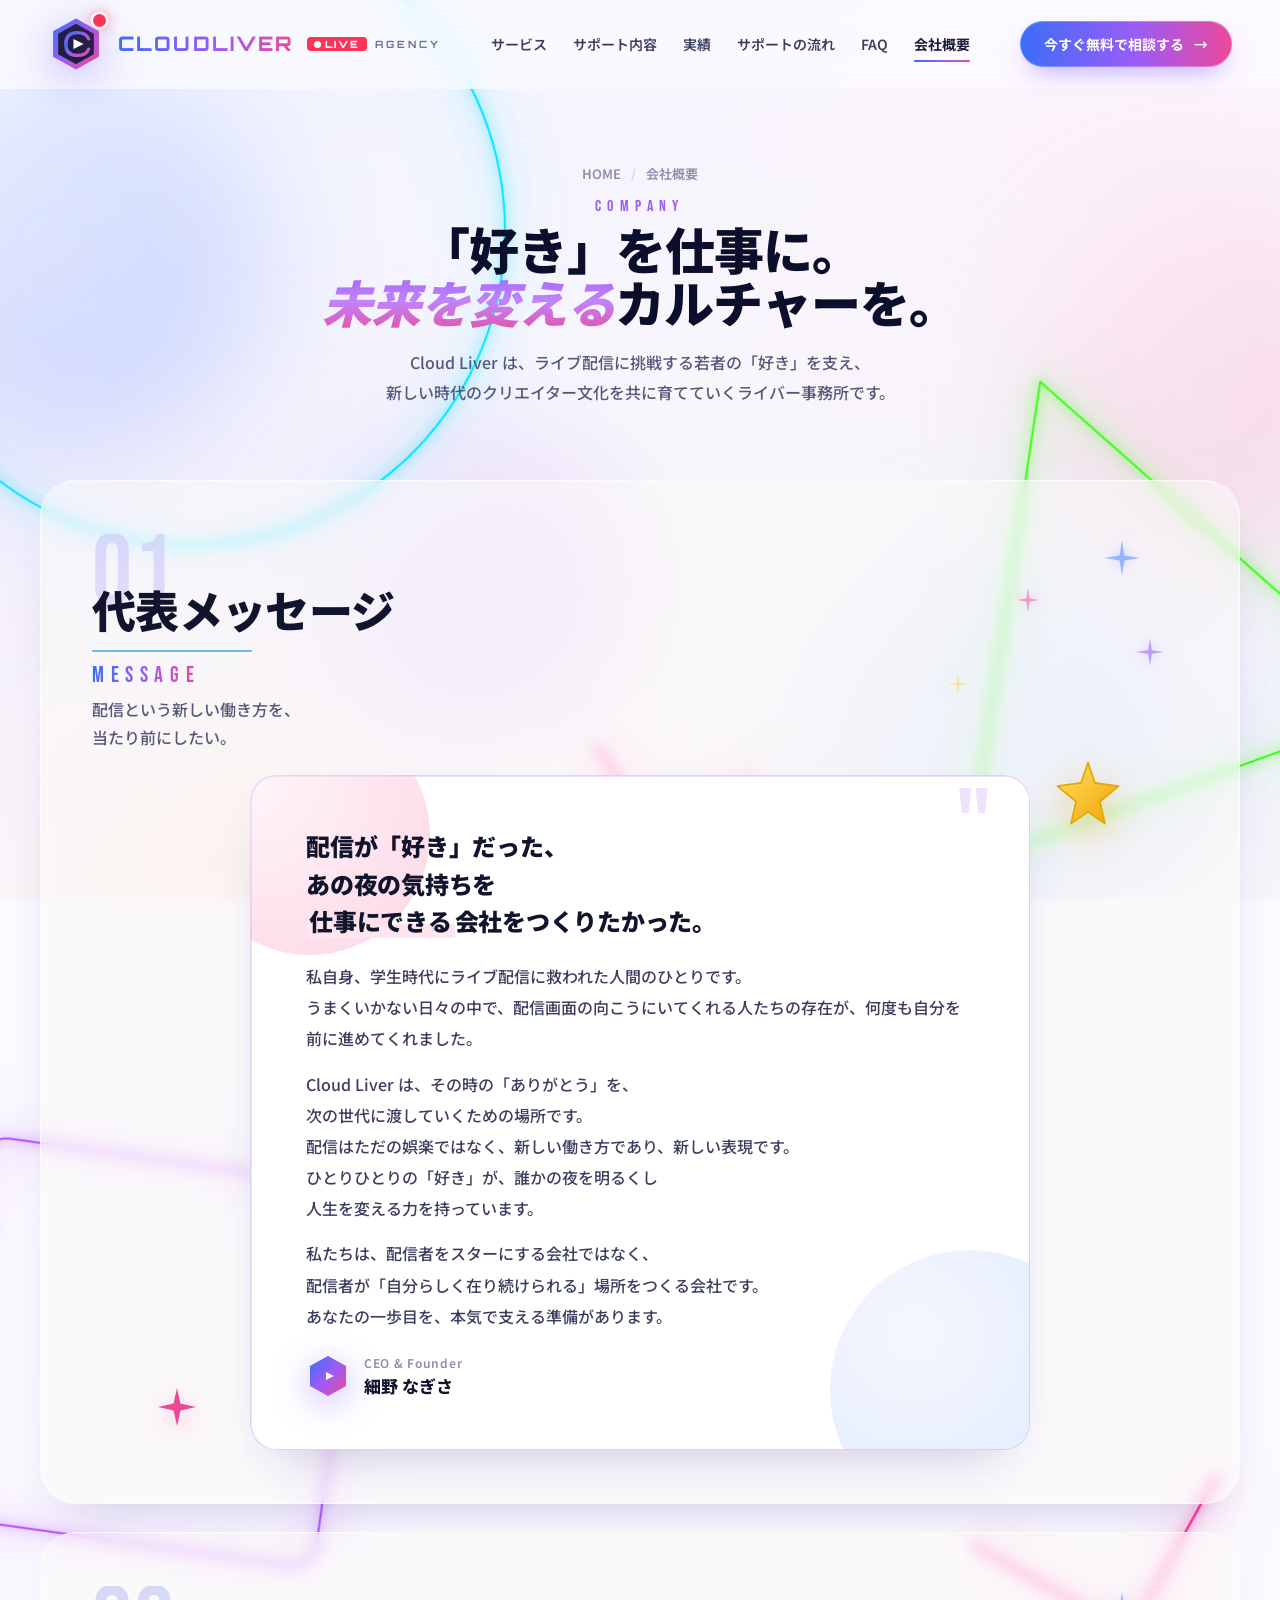
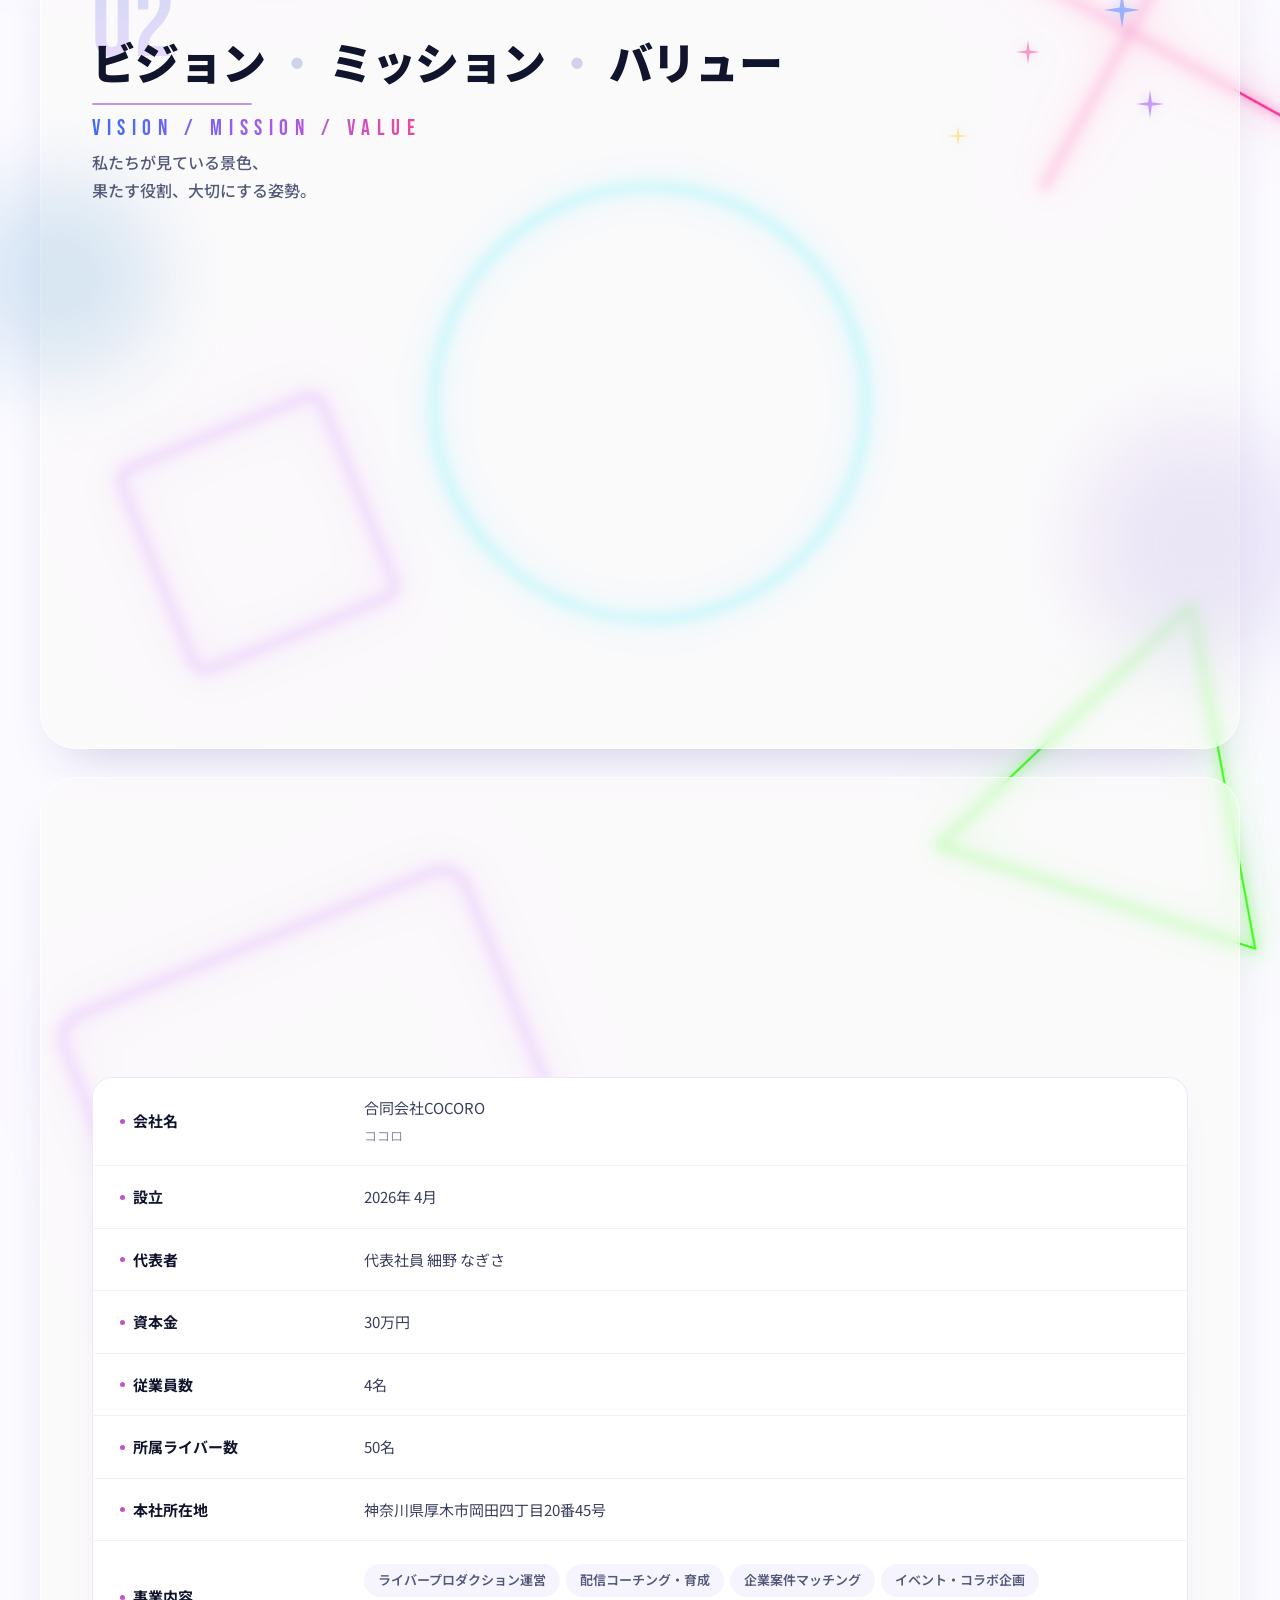
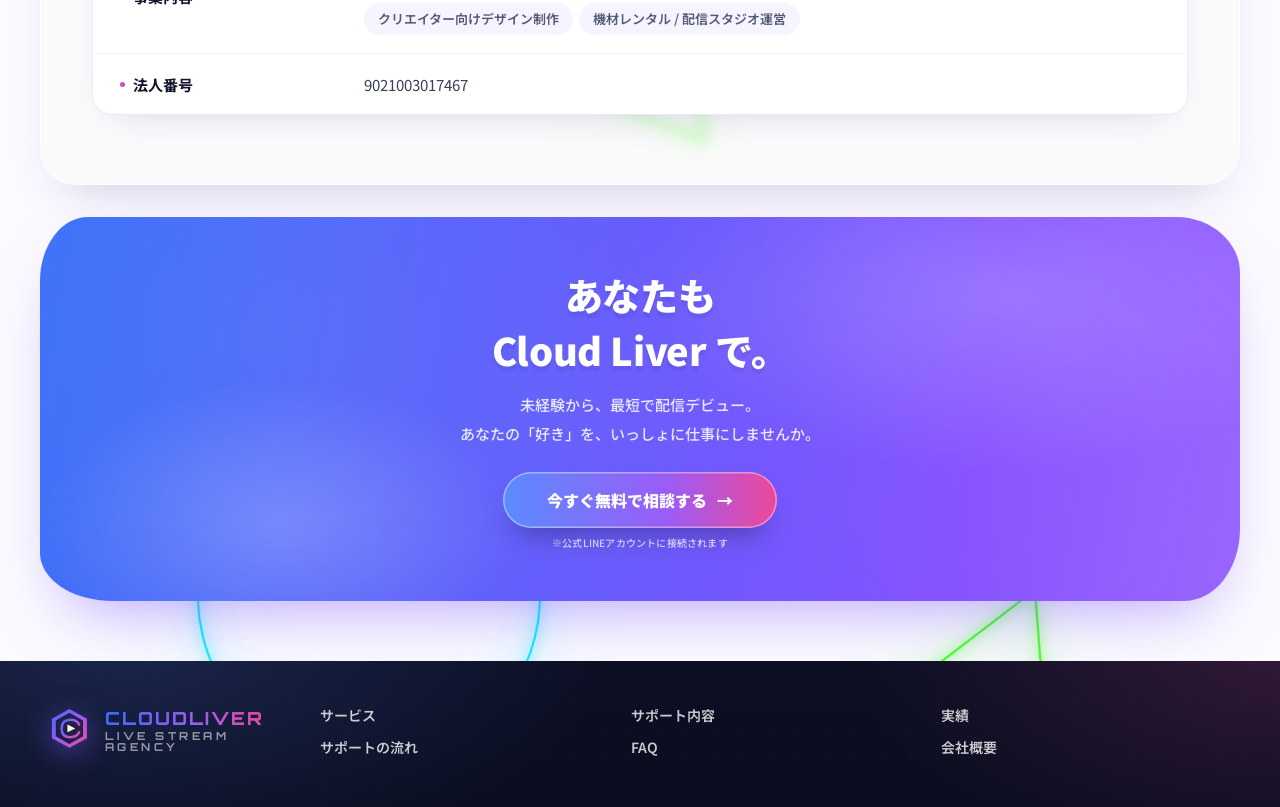
<file: docs/company.html>
<!doctype html>
<html lang="ja">
<head>
<meta charset="utf-8" />
<meta name="viewport" content="width=device-width, initial-scale=1" />
<title>会社概要 — Cloud Liver</title>
<meta name="description" content="ライバー事務所「Cloud Liver」を運営する合同会社COCOROの会社概要。事務所の取り分0%＝売上を100%ライバーに還元。代表メッセージ・企業理念・会社情報をご紹介します。" />
<!-- OGP / SNSシェア用 -->
<meta property="og:type" content="website" />
<meta property="og:site_name" content="Cloud Liver" />
<meta property="og:locale" content="ja_JP" />
<meta property="og:title" content="会社概要 — Cloud Liver" />
<meta property="og:description" content="ライバー事務所「Cloud Liver」運営・合同会社COCOROの会社概要。取り分0%、売上100%還元。" />
<meta property="og:url" content="https://cloudliver.jp/company.html" />
<meta name="twitter:card" content="summary" />
<link rel="canonical" href="https://cloudliver.jp/company.html" />
<link rel="preconnect" href="https://fonts.googleapis.com" />
<link rel="preconnect" href="https://fonts.gstatic.com" crossorigin />
<link href="https://fonts.googleapis.com/css2?family=Noto+Sans+JP:wght@400;500;700;900&family=Bebas+Neue&family=Orbitron:wght@600;700;800;900&display=swap" rel="stylesheet" />
<link rel="stylesheet" href="css/style.css" />
</head>
<body>

<!-- Loading Screen (neon brand splash) -->
<div class="loading-screen" id="loadingScreen" aria-hidden="true">
  <div class="loading-screen__inner">
    <div class="loading-screen__logo">
      <svg viewBox="0 0 44 44" xmlns="http://www.w3.org/2000/svg" aria-hidden="true">
        <defs>
          <linearGradient id="loadHex" x1="0%" y1="0%" x2="100%" y2="100%">
            <stop offset="0%" stop-color="#3b6df8"/>
            <stop offset="50%" stop-color="#9b5cf6"/>
            <stop offset="100%" stop-color="#ec4899"/>
          </linearGradient>
        </defs>
        <path d="M 22 2 L 40 12 L 40 32 L 22 42 L 4 32 L 4 12 Z" fill="url(#loadHex)"/>
        <path d="M 22 6 L 36 14 L 36 30 L 22 38 L 8 30 L 8 14 Z" fill="rgba(15,8,30,.95)"/>
        <path d="M 14 22 Q 14 13 23 13 Q 30 13 32 18" fill="none" stroke="url(#loadHex)" stroke-width="2.6" stroke-linecap="round"/>
        <path d="M 14 22 Q 14 31 23 31 Q 30 31 32 26" fill="none" stroke="url(#loadHex)" stroke-width="2.6" stroke-linecap="round"/>
        <path d="M 20 18 L 20 26 L 28 22 Z" fill="#fff"/>
      </svg>
      <div class="loading-screen__brand">CLOUD LIVER</div>
    </div>
    <div class="loading-screen__bar"><div class="loading-screen__bar-fill"></div></div>
  </div>
</div>

<div class="bg-layer" aria-hidden="true">
  <div class="orb o1"></div>
  <div class="orb o2"></div>
  <div class="orb o3"></div>
  <div class="orb o4"></div>
  <div class="orb o5"></div>
  <div class="orb o6"></div>
</div>

<div class="bg-shapes" aria-hidden="true">
  <span class="bg-shape glow-cyan" style="top:-120px;left:-160px;width:700px;height:700px;--r:14deg;--dur:26s;--delay:0s"><svg viewBox="0 0 60 60" xmlns="http://www.w3.org/2000/svg" aria-hidden="true"><circle cx="30" cy="30" r="27" fill="none" stroke="#00e5ff" stroke-width="2"/></svg></span>
  <span class="bg-shape glow-lime" style="top:8%;right:-120px;width:560px;height:560px;--r:-20deg;--dur:24s;--delay:-3s"><svg viewBox="0 0 60 60" xmlns="http://www.w3.org/2000/svg" aria-hidden="true"><path d="M 30 5 L 55 51 L 5 51 Z" fill="none" stroke="#39ff14" stroke-width="2" stroke-linejoin="round"/></svg></span>
  <span class="bg-shape glow-pink" style="top:18%;left:42%;width:240px;height:240px;--r:12deg;--dur:16s;--delay:-8s"><svg viewBox="0 0 60 60" xmlns="http://www.w3.org/2000/svg" aria-hidden="true"><path d="M 10 10 L 50 50 M 50 10 L 10 50" stroke="#ff2e93" stroke-width="2.4" stroke-linecap="round" fill="none"/></svg></span>
  <span class="bg-shape glow-purple" style="top:28%;left:-80px;width:460px;height:460px;--r:8deg;--dur:25s;--delay:-2s"><svg viewBox="0 0 60 60" xmlns="http://www.w3.org/2000/svg" aria-hidden="true"><rect x="5" y="5" width="50" height="50" rx="3" fill="none" stroke="#b14bff" stroke-width="2"/></svg></span>
  <span class="bg-shape glow-pink" style="top:36%;right:-40px;width:380px;height:380px;--r:-16deg;--dur:22s;--delay:-6s"><svg viewBox="0 0 60 60" xmlns="http://www.w3.org/2000/svg" aria-hidden="true"><path d="M 10 10 L 50 50 M 50 10 L 10 50" stroke="#ff2e93" stroke-width="2.4" stroke-linecap="round" fill="none"/></svg></span>
  <span class="bg-shape glow-cyan" style="top:44%;left:32%;width:480px;height:480px;--r:24deg;--dur:21s;--delay:-4s"><svg viewBox="0 0 60 60" xmlns="http://www.w3.org/2000/svg" aria-hidden="true"><circle cx="30" cy="30" r="27" fill="none" stroke="#00e5ff" stroke-width="2"/></svg></span>
  <span class="bg-shape glow-lime" style="top:54%;right:-60px;width:400px;height:400px;--r:18deg;--dur:23s;--delay:-7s"><svg viewBox="0 0 60 60" xmlns="http://www.w3.org/2000/svg" aria-hidden="true"><path d="M 30 5 L 55 51 L 5 51 Z" fill="none" stroke="#39ff14" stroke-width="2" stroke-linejoin="round"/></svg></span>
  <span class="bg-shape glow-purple" style="top:50%;left:10%;width:260px;height:260px;--r:-22deg;--dur:17s;--delay:-1s"><svg viewBox="0 0 60 60" xmlns="http://www.w3.org/2000/svg" aria-hidden="true"><rect x="5" y="5" width="50" height="50" rx="3" fill="none" stroke="#b14bff" stroke-width="2"/></svg></span>
  <span class="bg-shape glow-purple" style="top:62%;left:6%;width:520px;height:520px;--r:-22deg;--dur:22s;--delay:-5s"><svg viewBox="0 0 60 60" xmlns="http://www.w3.org/2000/svg" aria-hidden="true"><rect x="5" y="5" width="50" height="50" rx="3" fill="none" stroke="#b14bff" stroke-width="2"/></svg></span>
  <span class="bg-shape glow-cyan" style="top:70%;right:10%;width:320px;height:320px;--r:14deg;--dur:18s;--delay:-3s"><svg viewBox="0 0 60 60" xmlns="http://www.w3.org/2000/svg" aria-hidden="true"><circle cx="30" cy="30" r="27" fill="none" stroke="#00e5ff" stroke-width="2"/></svg></span>
  <span class="bg-shape glow-lime" style="top:78%;left:42%;width:220px;height:220px;--r:22deg;--dur:15s;--delay:-6s"><svg viewBox="0 0 60 60" xmlns="http://www.w3.org/2000/svg" aria-hidden="true"><path d="M 30 5 L 55 51 L 5 51 Z" fill="none" stroke="#39ff14" stroke-width="2" stroke-linejoin="round"/></svg></span>
  <span class="bg-shape glow-pink" style="top:86%;right:34%;width:300px;height:300px;--r:-18deg;--dur:19s;--delay:-4s"><svg viewBox="0 0 60 60" xmlns="http://www.w3.org/2000/svg" aria-hidden="true"><path d="M 10 10 L 50 50 M 50 10 L 10 50" stroke="#ff2e93" stroke-width="2.4" stroke-linecap="round" fill="none"/></svg></span>
  <span class="bg-shape glow-cyan" style="top:90%;left:14%;width:380px;height:380px;--r:8deg;--dur:21s;--delay:-2s"><svg viewBox="0 0 60 60" xmlns="http://www.w3.org/2000/svg" aria-hidden="true"><circle cx="30" cy="30" r="27" fill="none" stroke="#00e5ff" stroke-width="2"/></svg></span>
  <span class="bg-shape glow-lime" style="top:94%;right:14%;width:200px;height:200px;--r:24deg;--dur:14s;--delay:-7s"><svg viewBox="0 0 60 60" xmlns="http://www.w3.org/2000/svg" aria-hidden="true"><path d="M 30 5 L 55 51 L 5 51 Z" fill="none" stroke="#39ff14" stroke-width="2" stroke-linejoin="round"/></svg></span>
  <span class="bg-shape glow-purple" style="top:24%;right:30%;width:180px;height:180px;--r:-12deg;--dur:16s;--delay:-5s"><svg viewBox="0 0 60 60" xmlns="http://www.w3.org/2000/svg" aria-hidden="true"><rect x="5" y="5" width="50" height="50" rx="3" fill="none" stroke="#b14bff" stroke-width="2"/></svg></span>
</div>

<!-- ====================== HEADER ====================== -->
<header class="site">
  <div class="header-inner">
  <a class="brand" href="index.html" aria-label="Cloud Liver">
    <div class="mark">
      <svg class="hex" viewBox="0 0 44 44" xmlns="http://www.w3.org/2000/svg">
        <defs>
          <linearGradient id="hexg" x1="0%" y1="0%" x2="100%" y2="100%">
            <stop offset="0%" stop-color="#3b6df8"/>
            <stop offset="50%" stop-color="#9b5cf6"/>
            <stop offset="100%" stop-color="#ec4899"/>
          </linearGradient>
          <linearGradient id="hexg2" x1="0%" y1="100%" x2="100%" y2="0%">
            <stop offset="0%" stop-color="#1b1f3a"/>
            <stop offset="100%" stop-color="#2a1f4a"/>
          </linearGradient>
        </defs>
        <path d="M 22 2 L 40 12 L 40 32 L 22 42 L 4 32 L 4 12 Z" fill="url(#hexg)"/>
        <path d="M 22 6 L 36 14 L 36 30 L 22 38 L 8 30 L 8 14 Z" fill="url(#hexg2)"/>
        <path d="M 14 22 Q 14 13 23 13 Q 30 13 32 18" fill="none" stroke="url(#hexg)" stroke-width="2.6" stroke-linecap="round"/>
        <path d="M 14 22 Q 14 31 23 31 Q 30 31 32 26" fill="none" stroke="url(#hexg)" stroke-width="2.6" stroke-linecap="round"/>
        <path d="M 20 18 L 20 26 L 28 22 Z" fill="#fff"/>
      </svg>
      <span class="pulse"></span>
    </div>
    <div class="word">
      <span class="name"><span class="wordmark">CLOUDLIVER</span></span>
      <span class="tag"><span class="live">LIVE</span><span>AGENCY</span></span>
    </div>
  </a>
  <nav class="main">
    <a href="index.html#service">サービス</a>
    <a href="index.html#support">サポート内容</a>
    <a href="index.html#results">実績</a>
    <a href="index.html#flow">サポートの流れ</a>
    <a href="index.html#faq">FAQ</a>
    <a class="current" href="company.html">会社概要</a>
  </nav>
  <a class="cta-pill" href="https://lin.ee/uQG1c1m" target="_blank" rel="noopener">今すぐ無料で相談する<span class="arr">→</span></a>
  <button class="nav-toggle" id="navToggle" type="button" aria-label="メニューを開く" aria-expanded="false" aria-controls="navDrawer"><span class="bar"></span><span class="bar"></span><span class="bar"></span></button>
  </div>
</header>

<div class="nav-drawer" id="navDrawer" aria-hidden="true">
  <div class="nav-drawer-backdrop" data-nav-close></div>
  <aside class="nav-drawer-panel" role="dialog" aria-label="メニュー">
    <button class="nav-drawer-close" type="button" aria-label="メニューを閉じる" data-nav-close>×</button>
    <div class="nav-drawer-brand">CLOUD LIVER</div>
    <nav class="nav-drawer-nav">
      <a href="index.html#service">サービス</a>
      <a href="index.html#support">サポート内容</a>
      <a href="index.html#results">実績</a>
      <a href="index.html#flow">サポートの流れ</a>
      <a href="index.html#faq">FAQ</a>
      <a class="current" href="company.html">会社概要</a>
    </nav>
    <div class="nav-drawer-cta-wrap">
      <a class="nav-drawer-cta" href="https://lin.ee/uQG1c1m" target="_blank" rel="noopener">今すぐ無料で相談する<span class="arr">→</span></a>
      <span class="line-note on-dark">※公式LINEアカウントに接続されます</span>
    </div>
  </aside>
</div>

<!-- ====================== PAGE HERO ====================== -->
<section class="page-hero">
  <div class="inner fade-in">
    <div class="breadcrumb">
      <a href="index.html">HOME</a>
      <span class="sep">/</span>
      <span>会社概要</span>
    </div>
    <div class="eyebrow">COMPANY</div>
    <h1>「好き」を仕事に。<br/><span class="accent">未来を変える</span>カルチャーを。</h1>
    <p class="sub">
      Cloud Liver は、ライブ配信に挑戦する若者の「好き」を支え、<br/>
      新しい時代のクリエイター文化を共に育てていくライバー事務所です。
    </p>
  </div>
</section>

<!-- ====================== 01 代表メッセージ ====================== -->
<section class="block">
  <div class="sec-head fade-in">
    <div>
      <div class="sec-num">01</div>
      <h2 class="sec-title line-blue">代表メッセージ</h2>
      <div class="sec-eyebrow">MESSAGE</div>
      <p class="sec-lead">配信という新しい働き方を、<br/>当たり前にしたい。</p>
    </div>
    <div class="sec-sparkles" aria-hidden="true">
      <svg class="sparkle sp1" viewBox="0 0 24 24"><path d="M12 0 L13.6 10.4 L24 12 L13.6 13.6 L12 24 L10.4 13.6 L0 12 L10.4 10.4 Z"/></svg>
      <svg class="sparkle sp2" viewBox="0 0 24 24"><path d="M12 0 L13.6 10.4 L24 12 L13.6 13.6 L12 24 L10.4 13.6 L0 12 L10.4 10.4 Z"/></svg>
      <svg class="sparkle sp3" viewBox="0 0 24 24"><path d="M12 0 L13.6 10.4 L24 12 L13.6 13.6 L12 24 L10.4 13.6 L0 12 L10.4 10.4 Z"/></svg>
      <svg class="sparkle sp4" viewBox="0 0 24 24"><path d="M12 0 L13.6 10.4 L24 12 L13.6 13.6 L12 24 L10.4 13.6 L0 12 L10.4 10.4 Z"/></svg>
    </div>
  </div>

  <div class="message-wrap solo">
    <svg class="message-star" viewBox="0 0 80 80" xmlns="http://www.w3.org/2000/svg" aria-hidden="true">
      <defs><linearGradient id="ds1" x1="0%" y1="0%" x2="100%" y2="100%"><stop offset="0%" stop-color="#fde55c"/><stop offset="100%" stop-color="#f59e0b"/></linearGradient></defs>
      <path d="M 40 4 L 48 28 L 76 32 L 54 50 L 60 76 L 40 62 L 20 76 L 26 50 L 4 32 L 32 28 Z" fill="url(#ds1)" stroke="#e0a800" stroke-width="2" stroke-linejoin="round"/>
    </svg>
    <svg class="message-spark" viewBox="0 0 22 22" xmlns="http://www.w3.org/2000/svg" aria-hidden="true">
      <path d="M 11 0 L 13 9 L 22 11 L 13 13 L 11 22 L 9 13 L 0 11 L 9 9 Z" fill="#ec4899"/>
    </svg>

    <div class="message-card fade-in delay-2">
      <span class="msg-blob a" aria-hidden="true"></span>
      <span class="msg-blob b" aria-hidden="true"></span>
      <div class="quote">"</div>
      <h3>配信が「好き」だった、<br/>あの夜の気持ちを<br/><span class="hl">仕事にできる</span>会社をつくりたかった。</h3>
      <p>
        私自身、学生時代にライブ配信に救われた人間のひとりです。<br/>
        うまくいかない日々の中で、配信画面の向こうにいてくれる人たちの存在が、何度も自分を前に進めてくれました。
      </p>
      <p>
        Cloud Liver は、その時の「ありがとう」を、<br/>
        次の世代に渡していくための場所です。<br/>
        配信はただの娯楽ではなく、新しい働き方であり、新しい表現です。<br/>
        ひとりひとりの「好き」が、誰かの夜を明るくし<br/>
        人生を変える力を持っています。
      </p>
      <p>
        私たちは、配信者をスターにする会社ではなく、<br/>
        配信者が「自分らしく在り続けられる」場所をつくる会社です。<br/>
        あなたの一歩目を、本気で支える準備があります。
      </p>
      <div class="sign">
        <div class="sign-mark" aria-hidden="true">
          <svg viewBox="0 0 44 44" xmlns="http://www.w3.org/2000/svg">
            <defs>
              <linearGradient id="signg" x1="0%" y1="0%" x2="100%" y2="100%"><stop offset="0%" stop-color="#3b6df8"/><stop offset="50%" stop-color="#9b5cf6"/><stop offset="100%" stop-color="#ec4899"/></linearGradient>
            </defs>
            <path d="M 22 2 L 40 12 L 40 32 L 22 42 L 4 32 L 4 12 Z" fill="url(#signg)"/>
            <path d="M 20 18 L 20 26 L 28 22 Z" fill="#fff"/>
          </svg>
        </div>
        <div class="who">
          <div class="role">CEO &amp; Founder</div>
          <div class="name">細野 なぎさ</div>
        </div>
      </div>
    </div>
  </div>
</section>

<!-- ====================== 02 VMV ====================== -->
<section class="block" style="position:relative">
  <div class="deco-blob b1"></div>
  <div class="deco-blob b2"></div>
  <div class="sec-head fade-in" style="position:relative;z-index:1">
    <div>
      <div class="sec-num">02</div>
      <h2 class="sec-title line-purple">ビジョン<span style="color:#cfd2e9;font-weight:700;margin:0 10px">・</span>ミッション<span style="color:#cfd2e9;font-weight:700;margin:0 10px">・</span>バリュー</h2>
      <div class="sec-eyebrow">VISION / MISSION / VALUE</div>
      <p class="sec-lead">私たちが見ている景色、<br/>果たす役割、大切にする姿勢。</p>
    </div>
    <div class="sec-sparkles" aria-hidden="true">
      <svg class="sparkle sp1" viewBox="0 0 24 24"><path d="M12 0 L13.6 10.4 L24 12 L13.6 13.6 L12 24 L10.4 13.6 L0 12 L10.4 10.4 Z"/></svg>
      <svg class="sparkle sp2" viewBox="0 0 24 24"><path d="M12 0 L13.6 10.4 L24 12 L13.6 13.6 L12 24 L10.4 13.6 L0 12 L10.4 10.4 Z"/></svg>
      <svg class="sparkle sp3" viewBox="0 0 24 24"><path d="M12 0 L13.6 10.4 L24 12 L13.6 13.6 L12 24 L10.4 13.6 L0 12 L10.4 10.4 Z"/></svg>
      <svg class="sparkle sp4" viewBox="0 0 24 24"><path d="M12 0 L13.6 10.4 L24 12 L13.6 13.6 L12 24 L10.4 13.6 L0 12 L10.4 10.4 Z"/></svg>
    </div>
  </div>

  <div class="vmv-grid">
    <div class="vmv-card blue fade-in delay-2">
      <div class="num">01</div>
      <div class="icon">◎</div>
      <div class="lbl">VISION</div>
      <h3>「好き」が、<br/>未来を変える社会へ。</h3>
      <p>
        誰もが自分の「好き」を表現し、<br/>
        それで生きていける文化を<br/>
        当たり前にする。<br/>
        ライブ配信を<br/>
        新しい働き方として定着させ、<br/>
        ひとり一人が<br/>
        主人公になれる時代を創ります。
      </p>
    </div>

    <div class="vmv-card fade-in delay-3">
      <div class="num">02</div>
      <div class="icon">♥</div>
      <div class="lbl">MISSION</div>
      <h3>配信者の<br/>「はじめの一歩」を、<br/>本気で支える。</h3>
      <p>
        経験ゼロでも、<br/>
        迷ったままでも構わない。<br/>
        「始めたい」その気持ちひとつを<br/>
        専属マネージャーが受け止め、<br/>
        機材選びから企画設計、<br/>
        収益化までを二人三脚で伴走。<br/>
        続けられる土台をつくります。
      </p>
    </div>

    <div class="vmv-card pink fade-in delay-4">
      <div class="num">03</div>
      <div class="icon">✦</div>
      <div class="lbl">VALUE</div>
      <h3>正直に、楽しく、<br/>長く続けられる<br/>カタチで。</h3>
      <p>
        短期的なバズより<br/>
        長く愛される配信を。<br/>
        無理せず、自分らしく、<br/>
        楽しく続けられる<br/>
        環境づくりを大切にしています。<br/>
        Play. Stream. And keep going.
      </p>
    </div>
  </div>
</section>

<!-- ====================== 03 COMPANY INFO ====================== -->
<section class="block">
  <div class="sec-head fade-in">
    <div>
      <div class="sec-num">03</div>
      <h2 class="sec-title line-pink">会社情報</h2>
      <div class="sec-eyebrow">CORPORATE</div>
      <p class="sec-lead">基本情報・事業内容・<br/>所属メンバーについて。</p>
    </div>
    <div class="sec-sparkles" aria-hidden="true">
      <svg class="sparkle sp1" viewBox="0 0 24 24"><path d="M12 0 L13.6 10.4 L24 12 L13.6 13.6 L12 24 L10.4 13.6 L0 12 L10.4 10.4 Z"/></svg>
      <svg class="sparkle sp2" viewBox="0 0 24 24"><path d="M12 0 L13.6 10.4 L24 12 L13.6 13.6 L12 24 L10.4 13.6 L0 12 L10.4 10.4 Z"/></svg>
      <svg class="sparkle sp3" viewBox="0 0 24 24"><path d="M12 0 L13.6 10.4 L24 12 L13.6 13.6 L12 24 L10.4 13.6 L0 12 L10.4 10.4 Z"/></svg>
      <svg class="sparkle sp4" viewBox="0 0 24 24"><path d="M12 0 L13.6 10.4 L24 12 L13.6 13.6 L12 24 L10.4 13.6 L0 12 L10.4 10.4 Z"/></svg>
    </div>
  </div>

  <dl class="info-card fade-in delay-2">
    <div class="info-row"><dt>会社名</dt><dd>合同会社COCORO<div class="small">ココロ</div></dd></div>
    <div class="info-row"><dt>設立</dt><dd>2026年 4月</dd></div>
    <div class="info-row"><dt>代表者</dt><dd>代表社員 細野 なぎさ</dd></div>
    <div class="info-row"><dt>資本金</dt><dd>30万円</dd></div>
    <div class="info-row"><dt>従業員数</dt><dd>4名</dd></div>
    <div class="info-row"><dt>所属ライバー数</dt><dd>50名</dd></div>
    <div class="info-row"><dt>本社所在地</dt><dd>神奈川県厚木市岡田四丁目20番45号</dd></div>
    <div class="info-row"><dt>事業内容</dt><dd>
      <div class="biz">
        <span>ライバープロダクション運営</span>
        <span>配信コーチング・育成</span>
        <span>企業案件マッチング</span>
        <span>イベント・コラボ企画</span>
        <span>クリエイター向けデザイン制作</span>
        <span>機材レンタル / 配信スタジオ運営</span>
      </div>
    </dd></div>
    <div class="info-row"><dt>法人番号</dt><dd>9021003017467</dd></div>
  </dl>
</section>

<!-- ====================== CTA ====================== -->
<section class="cta-banner center fade-in scale-in">
  <div class="inner">
    <h2>あなたも<br class="sp-only"/> Cloud Liver で。</h2>
    <p>未経験から、最短で配信デビュー。<br/>あなたの「好き」を、いっしょに仕事にしませんか。</p>
    <a class="btn" href="https://lin.ee/uQG1c1m" target="_blank" rel="noopener">今すぐ無料で相談する<span class="arr">→</span></a>
    <span class="line-note on-dark">※公式LINEアカウントに接続されます</span>
  </div>
</section>

<!-- ====================== FOOTER ====================== -->
<footer class="site">
  <div class="footer-inner">
    <a class="logo" href="index.html" aria-label="Cloud Liver">
      <div class="mark">
        <svg class="hex" viewBox="0 0 44 44" xmlns="http://www.w3.org/2000/svg">
          <defs>
            <linearGradient id="hexgF" x1="0%" y1="0%" x2="100%" y2="100%">
              <stop offset="0%" stop-color="#3b6df8"/>
              <stop offset="50%" stop-color="#9b5cf6"/>
              <stop offset="100%" stop-color="#ec4899"/>
            </linearGradient>
            <linearGradient id="hexgF2" x1="0%" y1="100%" x2="100%" y2="0%">
              <stop offset="0%" stop-color="#1b1f3a"/>
              <stop offset="100%" stop-color="#2a1f4a"/>
            </linearGradient>
          </defs>
          <path d="M 22 2 L 40 12 L 40 32 L 22 42 L 4 32 L 4 12 Z" fill="url(#hexgF)"/>
          <path d="M 22 6 L 36 14 L 36 30 L 22 38 L 8 30 L 8 14 Z" fill="url(#hexgF2)"/>
          <path d="M 14 22 Q 14 13 23 13 Q 30 13 32 18" fill="none" stroke="url(#hexgF)" stroke-width="2.6" stroke-linecap="round"/>
          <path d="M 14 22 Q 14 31 23 31 Q 30 31 32 26" fill="none" stroke="url(#hexgF)" stroke-width="2.6" stroke-linecap="round"/>
          <path d="M 20 18 L 20 26 L 28 22 Z" fill="#fff"/>
        </svg>
      </div>
      <div class="word">
        <span class="name"><span class="wordmark sm">CLOUDLIVER</span></span>
        <span class="tag">LIVE STREAM AGENCY</span>
      </div>
    </a>
    <div class="links">
      <a href="index.html#service">サービス</a><a href="index.html#support">サポート内容</a><a href="index.html#results">実績</a>
      <a href="index.html#flow">サポートの流れ</a><a href="index.html#faq">FAQ</a><a href="company.html">会社概要</a>
    </div>
  </div>
</footer>

<script src="js/main.js"></script>
</body>
</html>
</file>
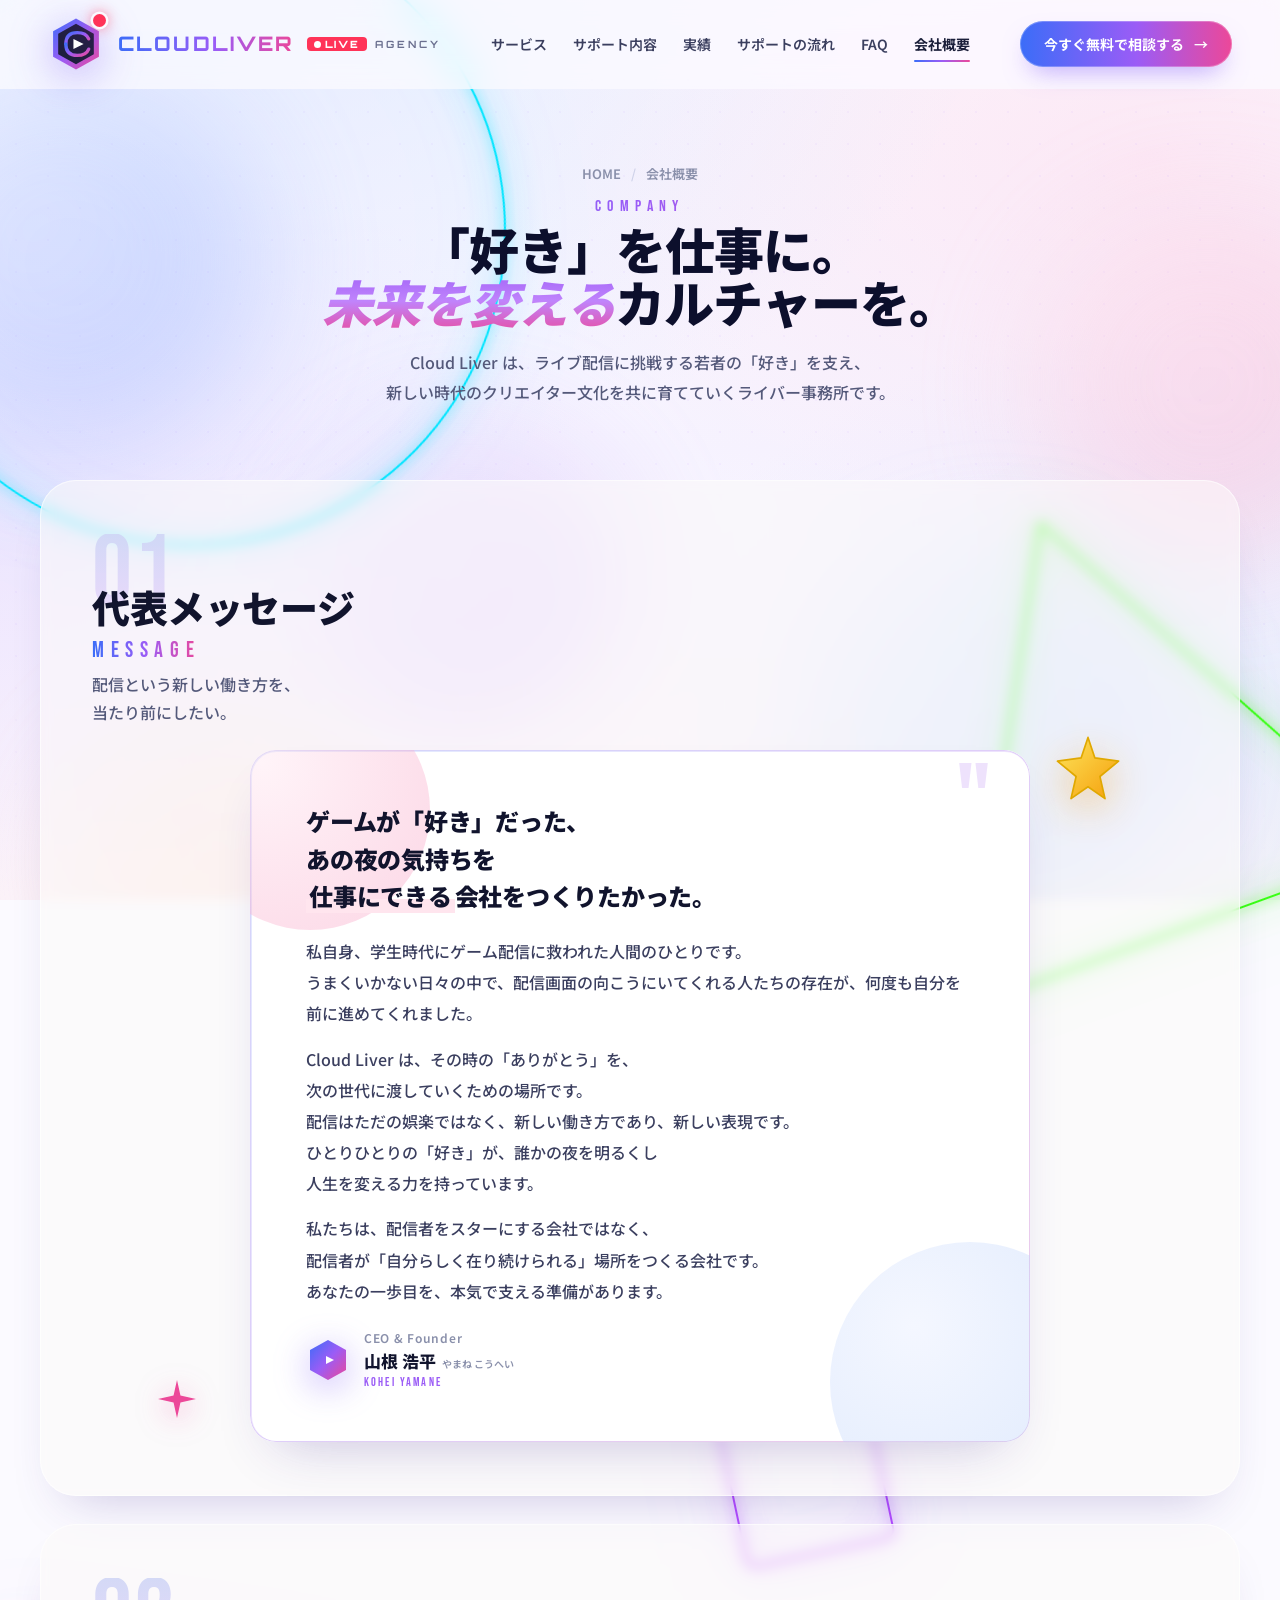
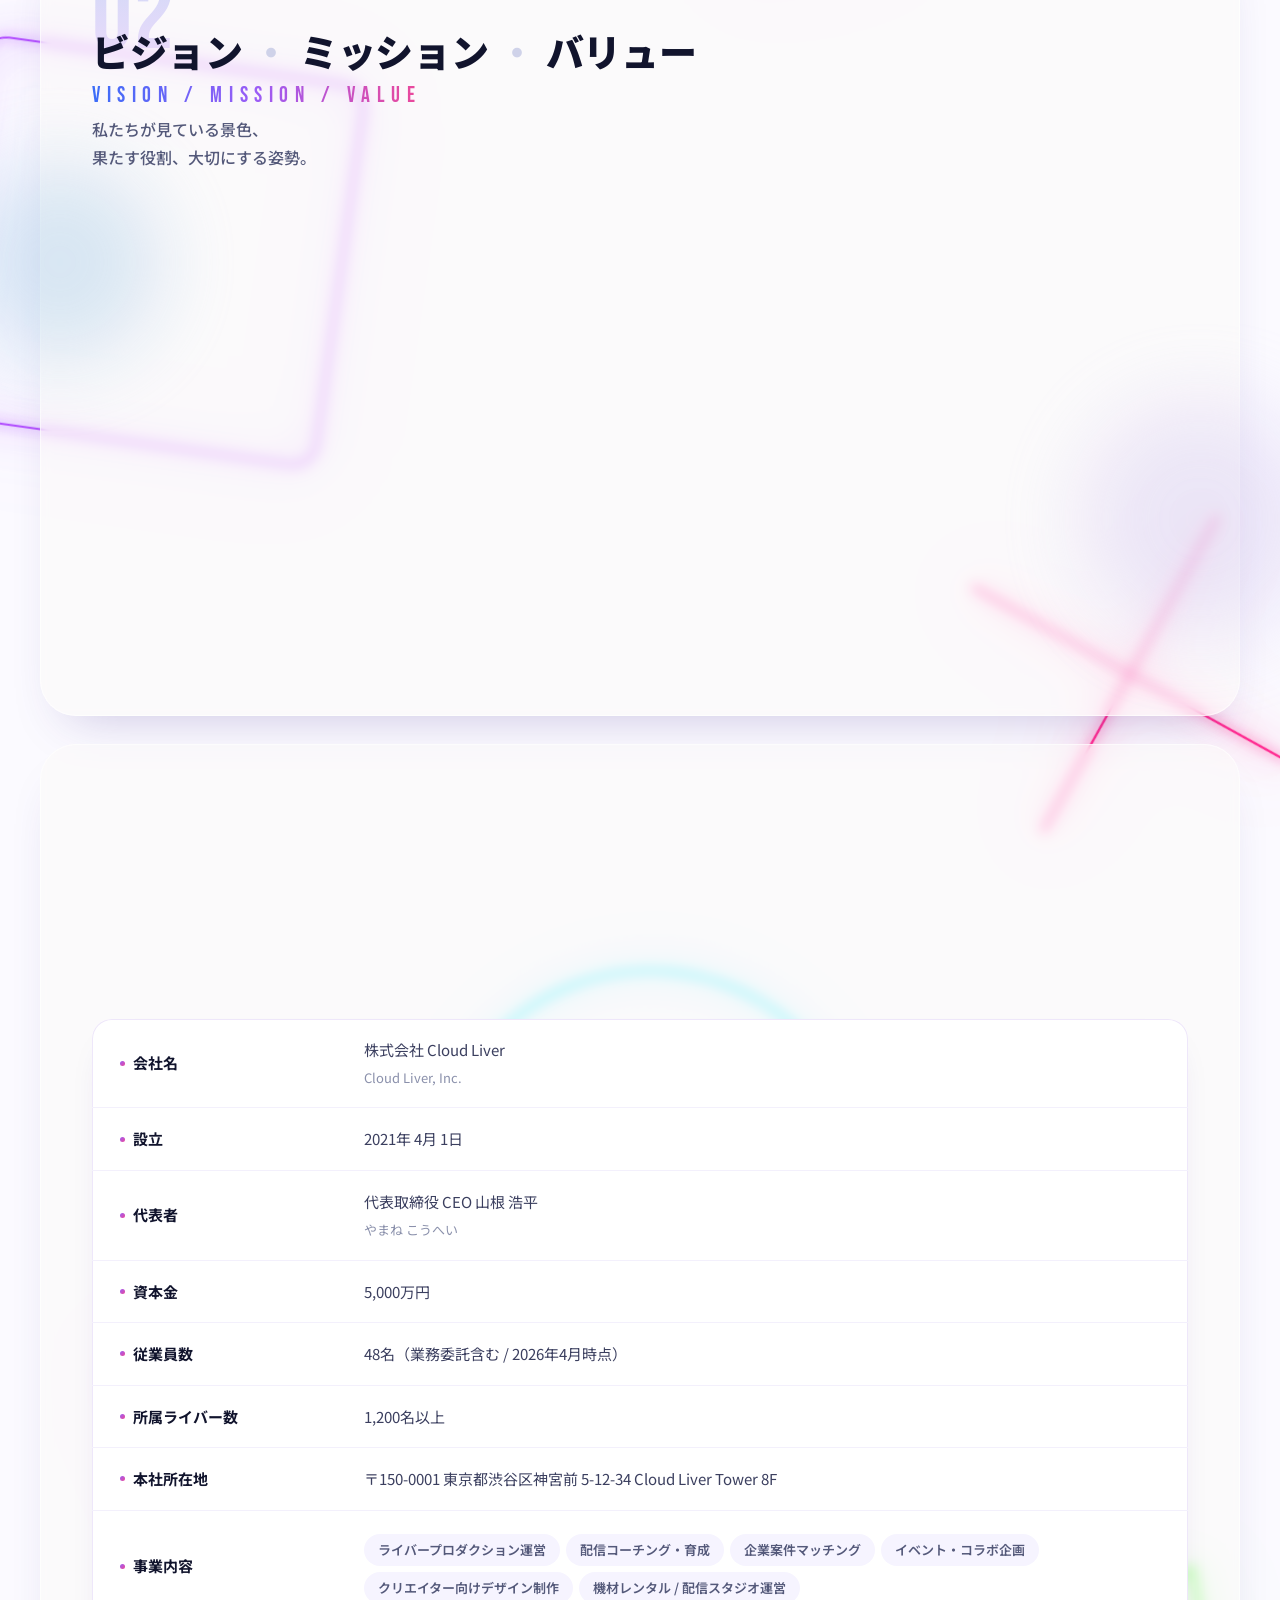
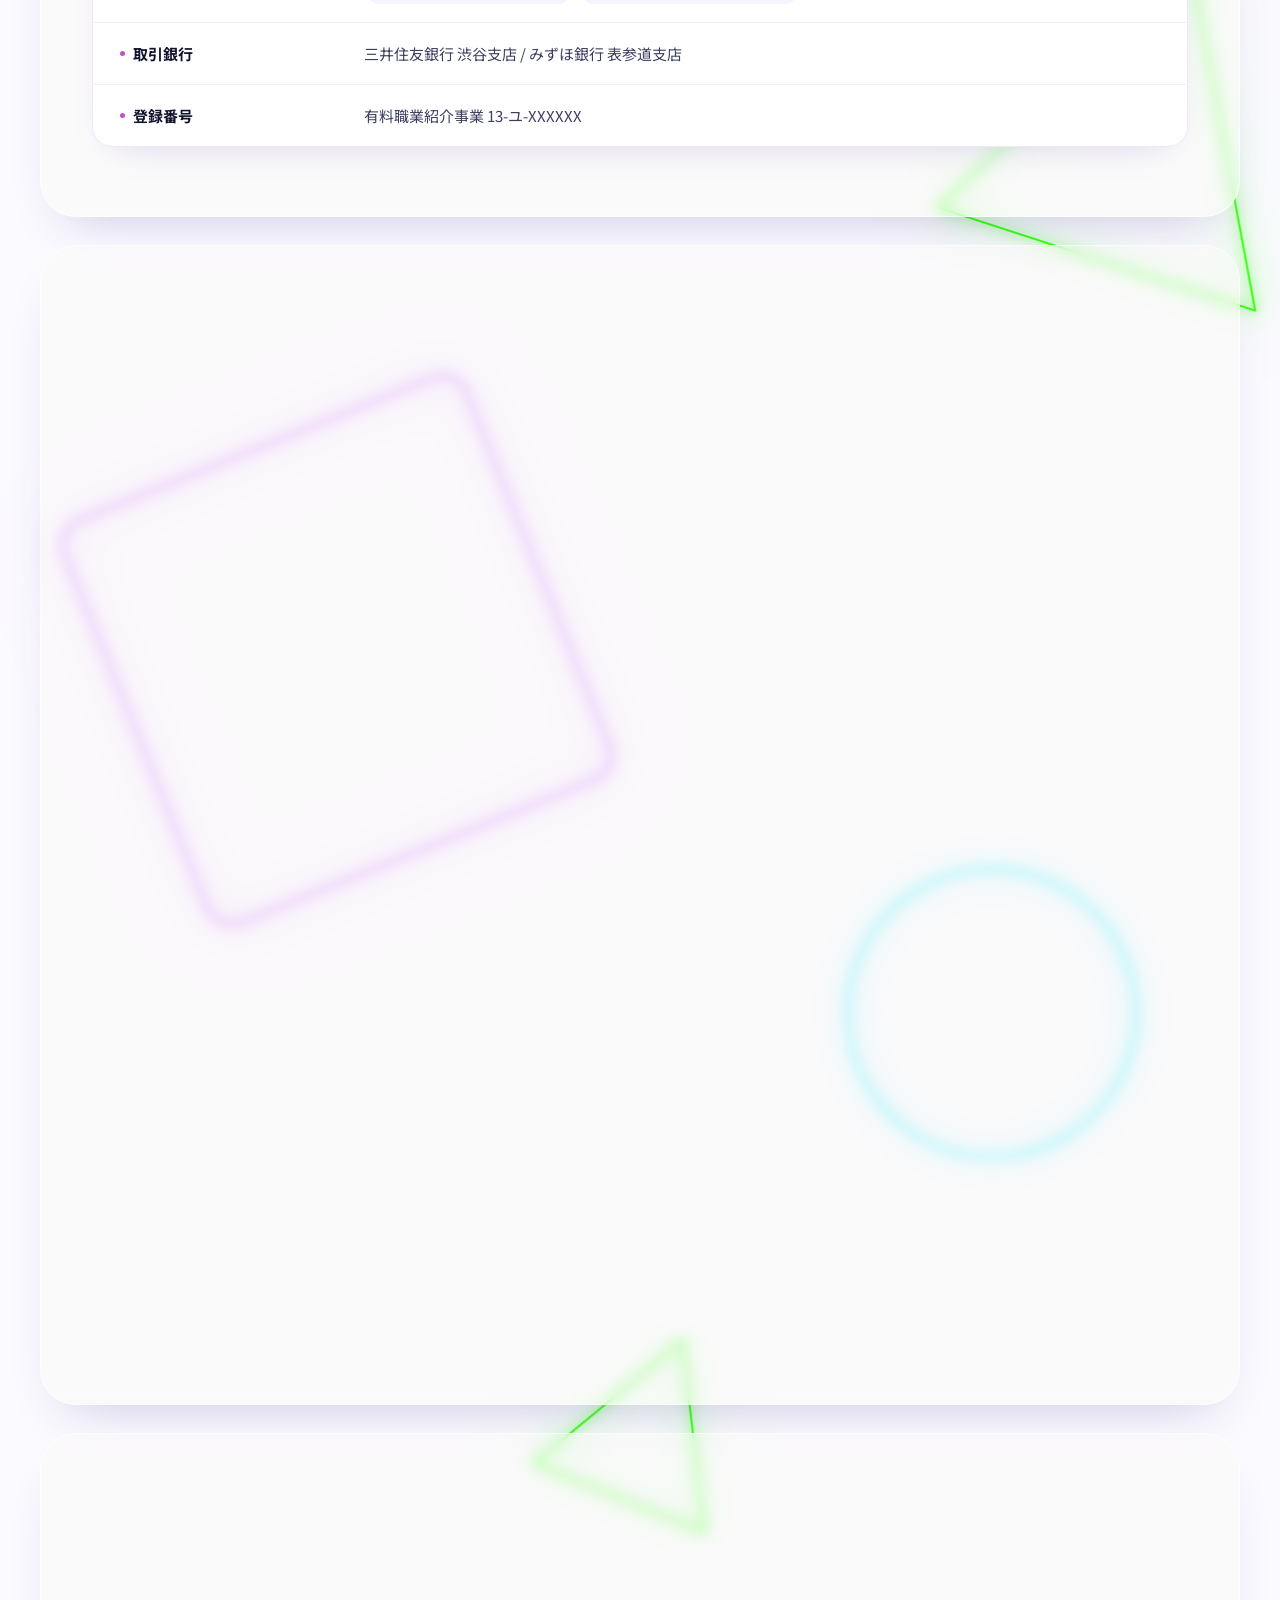
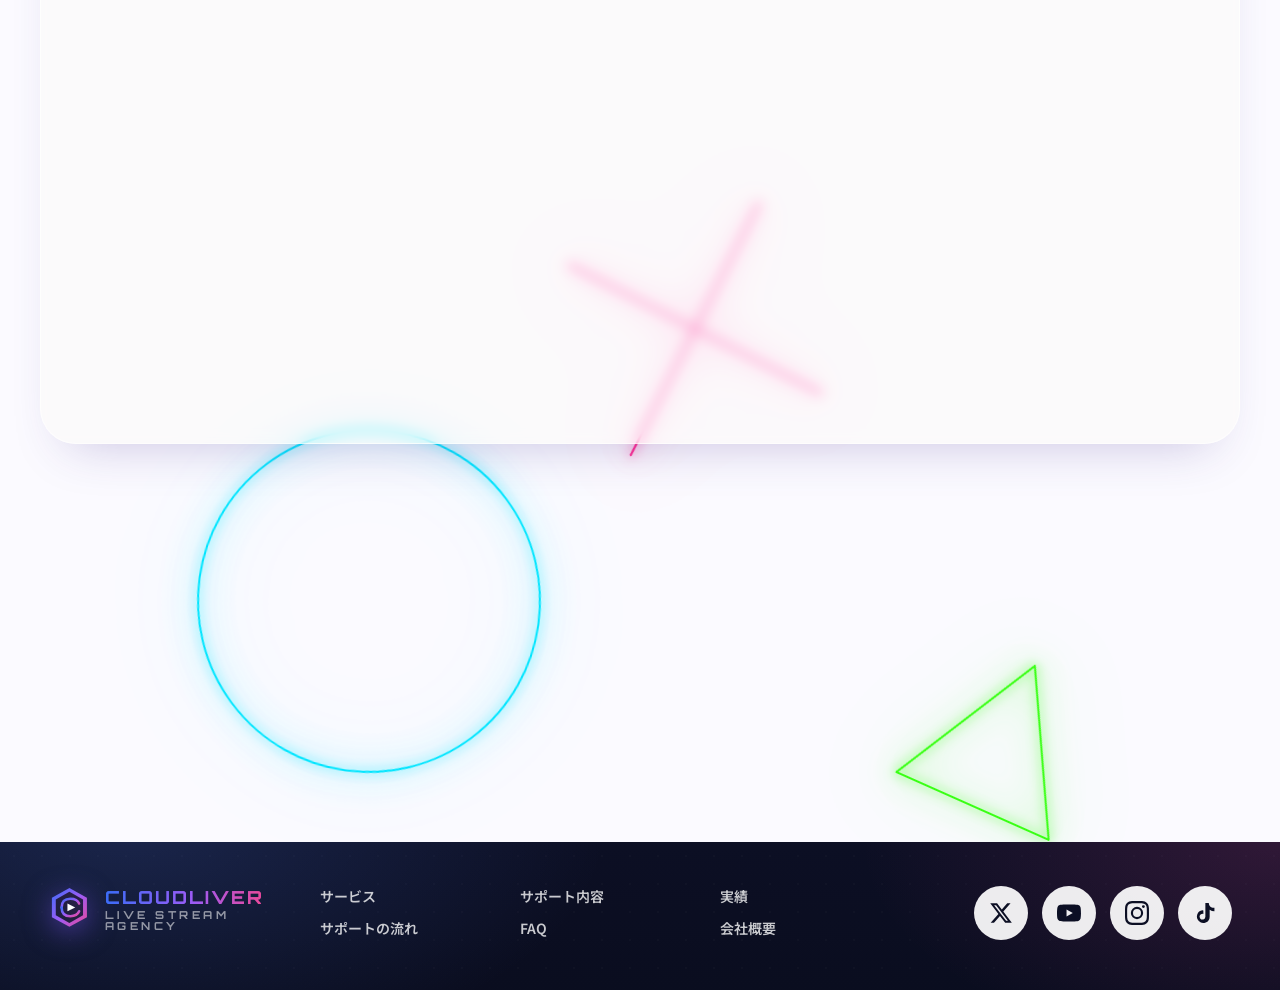
<file: output/company.html>
<!doctype html>
<html lang="ja">
<head>
<meta charset="utf-8" />
<meta name="viewport" content="width=1280" />
<title>会社概要 — Cloud Liver</title>
<link rel="preconnect" href="https://fonts.googleapis.com" />
<link rel="preconnect" href="https://fonts.gstatic.com" crossorigin />
<link href="https://fonts.googleapis.com/css2?family=Noto+Sans+JP:wght@400;500;700;900&family=Bebas+Neue&family=Orbitron:wght@600;700;800;900&family=Caveat:wght@500;700&display=swap" rel="stylesheet" />
<link rel="stylesheet" href="css/style.css" />
</head>
<body>

<div class="bg-layer" aria-hidden="true">
  <div class="orb o1"></div>
  <div class="orb o2"></div>
  <div class="orb o3"></div>
  <div class="orb o4"></div>
  <div class="orb o5"></div>
  <div class="orb o6"></div>
</div>

<div class="bg-shapes" aria-hidden="true">
  <span class="bg-shape glow-cyan" style="top:-120px;left:-160px;width:700px;height:700px;--r:14deg;--dur:26s;--delay:0s"><svg viewBox="0 0 60 60" xmlns="http://www.w3.org/2000/svg" aria-hidden="true"><circle cx="30" cy="30" r="27" fill="none" stroke="#00e5ff" stroke-width="2"/></svg></span>
  <span class="bg-shape glow-lime" style="top:8%;right:-120px;width:560px;height:560px;--r:-20deg;--dur:24s;--delay:-3s"><svg viewBox="0 0 60 60" xmlns="http://www.w3.org/2000/svg" aria-hidden="true"><path d="M 30 5 L 55 51 L 5 51 Z" fill="none" stroke="#39ff14" stroke-width="2" stroke-linejoin="round"/></svg></span>
  <span class="bg-shape glow-pink" style="top:18%;left:42%;width:240px;height:240px;--r:12deg;--dur:16s;--delay:-8s"><svg viewBox="0 0 60 60" xmlns="http://www.w3.org/2000/svg" aria-hidden="true"><path d="M 10 10 L 50 50 M 50 10 L 10 50" stroke="#ff2e93" stroke-width="2.4" stroke-linecap="round" fill="none"/></svg></span>
  <span class="bg-shape glow-purple" style="top:28%;left:-80px;width:460px;height:460px;--r:8deg;--dur:25s;--delay:-2s"><svg viewBox="0 0 60 60" xmlns="http://www.w3.org/2000/svg" aria-hidden="true"><rect x="5" y="5" width="50" height="50" rx="3" fill="none" stroke="#b14bff" stroke-width="2"/></svg></span>
  <span class="bg-shape glow-pink" style="top:36%;right:-40px;width:380px;height:380px;--r:-16deg;--dur:22s;--delay:-6s"><svg viewBox="0 0 60 60" xmlns="http://www.w3.org/2000/svg" aria-hidden="true"><path d="M 10 10 L 50 50 M 50 10 L 10 50" stroke="#ff2e93" stroke-width="2.4" stroke-linecap="round" fill="none"/></svg></span>
  <span class="bg-shape glow-cyan" style="top:44%;left:32%;width:480px;height:480px;--r:24deg;--dur:21s;--delay:-4s"><svg viewBox="0 0 60 60" xmlns="http://www.w3.org/2000/svg" aria-hidden="true"><circle cx="30" cy="30" r="27" fill="none" stroke="#00e5ff" stroke-width="2"/></svg></span>
  <span class="bg-shape glow-lime" style="top:54%;right:-60px;width:400px;height:400px;--r:18deg;--dur:23s;--delay:-7s"><svg viewBox="0 0 60 60" xmlns="http://www.w3.org/2000/svg" aria-hidden="true"><path d="M 30 5 L 55 51 L 5 51 Z" fill="none" stroke="#39ff14" stroke-width="2" stroke-linejoin="round"/></svg></span>
  <span class="bg-shape glow-purple" style="top:50%;left:10%;width:260px;height:260px;--r:-22deg;--dur:17s;--delay:-1s"><svg viewBox="0 0 60 60" xmlns="http://www.w3.org/2000/svg" aria-hidden="true"><rect x="5" y="5" width="50" height="50" rx="3" fill="none" stroke="#b14bff" stroke-width="2"/></svg></span>
  <span class="bg-shape glow-purple" style="top:62%;left:6%;width:520px;height:520px;--r:-22deg;--dur:22s;--delay:-5s"><svg viewBox="0 0 60 60" xmlns="http://www.w3.org/2000/svg" aria-hidden="true"><rect x="5" y="5" width="50" height="50" rx="3" fill="none" stroke="#b14bff" stroke-width="2"/></svg></span>
  <span class="bg-shape glow-cyan" style="top:70%;right:10%;width:320px;height:320px;--r:14deg;--dur:18s;--delay:-3s"><svg viewBox="0 0 60 60" xmlns="http://www.w3.org/2000/svg" aria-hidden="true"><circle cx="30" cy="30" r="27" fill="none" stroke="#00e5ff" stroke-width="2"/></svg></span>
  <span class="bg-shape glow-lime" style="top:78%;left:42%;width:220px;height:220px;--r:22deg;--dur:15s;--delay:-6s"><svg viewBox="0 0 60 60" xmlns="http://www.w3.org/2000/svg" aria-hidden="true"><path d="M 30 5 L 55 51 L 5 51 Z" fill="none" stroke="#39ff14" stroke-width="2" stroke-linejoin="round"/></svg></span>
  <span class="bg-shape glow-pink" style="top:86%;right:34%;width:300px;height:300px;--r:-18deg;--dur:19s;--delay:-4s"><svg viewBox="0 0 60 60" xmlns="http://www.w3.org/2000/svg" aria-hidden="true"><path d="M 10 10 L 50 50 M 50 10 L 10 50" stroke="#ff2e93" stroke-width="2.4" stroke-linecap="round" fill="none"/></svg></span>
  <span class="bg-shape glow-cyan" style="top:90%;left:14%;width:380px;height:380px;--r:8deg;--dur:21s;--delay:-2s"><svg viewBox="0 0 60 60" xmlns="http://www.w3.org/2000/svg" aria-hidden="true"><circle cx="30" cy="30" r="27" fill="none" stroke="#00e5ff" stroke-width="2"/></svg></span>
  <span class="bg-shape glow-lime" style="top:94%;right:14%;width:200px;height:200px;--r:24deg;--dur:14s;--delay:-7s"><svg viewBox="0 0 60 60" xmlns="http://www.w3.org/2000/svg" aria-hidden="true"><path d="M 30 5 L 55 51 L 5 51 Z" fill="none" stroke="#39ff14" stroke-width="2" stroke-linejoin="round"/></svg></span>
  <span class="bg-shape glow-purple" style="top:24%;right:30%;width:180px;height:180px;--r:-12deg;--dur:16s;--delay:-5s"><svg viewBox="0 0 60 60" xmlns="http://www.w3.org/2000/svg" aria-hidden="true"><rect x="5" y="5" width="50" height="50" rx="3" fill="none" stroke="#b14bff" stroke-width="2"/></svg></span>
</div>

<!-- ====================== HEADER ====================== -->
<header class="site">
  <div class="header-inner">
  <a class="brand" href="index.html" aria-label="Cloud Liver">
    <div class="mark">
      <svg class="hex" viewBox="0 0 44 44" xmlns="http://www.w3.org/2000/svg">
        <defs>
          <linearGradient id="hexg" x1="0%" y1="0%" x2="100%" y2="100%">
            <stop offset="0%" stop-color="#3b6df8"/>
            <stop offset="50%" stop-color="#9b5cf6"/>
            <stop offset="100%" stop-color="#ec4899"/>
          </linearGradient>
          <linearGradient id="hexg2" x1="0%" y1="100%" x2="100%" y2="0%">
            <stop offset="0%" stop-color="#1b1f3a"/>
            <stop offset="100%" stop-color="#2a1f4a"/>
          </linearGradient>
        </defs>
        <path d="M 22 2 L 40 12 L 40 32 L 22 42 L 4 32 L 4 12 Z" fill="url(#hexg)"/>
        <path d="M 22 6 L 36 14 L 36 30 L 22 38 L 8 30 L 8 14 Z" fill="url(#hexg2)"/>
        <path d="M 14 22 Q 14 13 23 13 Q 30 13 32 18" fill="none" stroke="url(#hexg)" stroke-width="2.6" stroke-linecap="round"/>
        <path d="M 14 22 Q 14 31 23 31 Q 30 31 32 26" fill="none" stroke="url(#hexg)" stroke-width="2.6" stroke-linecap="round"/>
        <path d="M 20 18 L 20 26 L 28 22 Z" fill="#fff"/>
      </svg>
      <span class="pulse"></span>
    </div>
    <div class="word">
      <span class="name"><span class="wordmark">CLOUDLIVER</span></span>
      <span class="tag"><span class="live">LIVE</span><span>AGENCY</span></span>
    </div>
  </a>
  <nav class="main">
    <a href="index.html#service">サービス</a>
    <a href="index.html#support">サポート内容</a>
    <a href="index.html#results">実績</a>
    <a href="index.html#flow">サポートの流れ</a>
    <a href="index.html#faq">FAQ</a>
    <a class="current" href="company.html">会社概要</a>
  </nav>
  <a class="cta-pill" href="index.html#cta">今すぐ無料で相談する<span class="arr">→</span></a>
  </div>
</header>

<!-- ====================== PAGE HERO ====================== -->
<section class="page-hero">
  <div class="inner fade-in">
    <div class="breadcrumb">
      <a href="index.html">HOME</a>
      <span class="sep">/</span>
      <span>会社概要</span>
    </div>
    <div class="eyebrow">COMPANY</div>
    <h1>「好き」を仕事に。<br/><span class="accent">未来を変える</span>カルチャーを。</h1>
    <p class="sub">
      Cloud Liver は、ライブ配信に挑戦する若者の「好き」を支え、<br/>
      新しい時代のクリエイター文化を共に育てていくライバー事務所です。
    </p>
  </div>
</section>

<!-- ====================== 01 代表メッセージ ====================== -->
<section class="block">
  <div class="sec-head fade-in">
    <div>
      <div class="sec-num">01</div>
      <h2 class="sec-title">代表メッセージ</h2>
      <div class="sec-eyebrow">MESSAGE</div>
      <p class="sec-lead">配信という新しい働き方を、<br/>当たり前にしたい。</p>
    </div>
    <div></div>
  </div>

  <div class="message-wrap solo">
    <svg class="message-star" viewBox="0 0 80 80" xmlns="http://www.w3.org/2000/svg" aria-hidden="true">
      <defs><linearGradient id="ds1" x1="0%" y1="0%" x2="100%" y2="100%"><stop offset="0%" stop-color="#fde55c"/><stop offset="100%" stop-color="#f59e0b"/></linearGradient></defs>
      <path d="M 40 4 L 48 28 L 76 32 L 54 50 L 60 76 L 40 62 L 20 76 L 26 50 L 4 32 L 32 28 Z" fill="url(#ds1)" stroke="#e0a800" stroke-width="2" stroke-linejoin="round"/>
    </svg>
    <svg class="message-spark" viewBox="0 0 22 22" xmlns="http://www.w3.org/2000/svg" aria-hidden="true">
      <path d="M 11 0 L 13 9 L 22 11 L 13 13 L 11 22 L 9 13 L 0 11 L 9 9 Z" fill="#ec4899"/>
    </svg>

    <div class="message-card fade-in delay-2">
      <span class="msg-blob a" aria-hidden="true"></span>
      <span class="msg-blob b" aria-hidden="true"></span>
      <div class="quote">"</div>
      <h3>ゲームが「好き」だった、<br/>あの夜の気持ちを<br/><span class="hl">仕事にできる</span>会社をつくりたかった。</h3>
      <p>
        私自身、学生時代にゲーム配信に救われた人間のひとりです。<br/>
        うまくいかない日々の中で、配信画面の向こうにいてくれる人たちの存在が、何度も自分を前に進めてくれました。
      </p>
      <p>
        Cloud Liver は、その時の「ありがとう」を、<br/>
        次の世代に渡していくための場所です。<br/>
        配信はただの娯楽ではなく、新しい働き方であり、新しい表現です。<br/>
        ひとりひとりの「好き」が、誰かの夜を明るくし<br/>
        人生を変える力を持っています。
      </p>
      <p>
        私たちは、配信者をスターにする会社ではなく、<br/>
        配信者が「自分らしく在り続けられる」場所をつくる会社です。<br/>
        あなたの一歩目を、本気で支える準備があります。
      </p>
      <div class="sign">
        <div class="sign-mark" aria-hidden="true">
          <svg viewBox="0 0 44 44" xmlns="http://www.w3.org/2000/svg">
            <defs>
              <linearGradient id="signg" x1="0%" y1="0%" x2="100%" y2="100%"><stop offset="0%" stop-color="#3b6df8"/><stop offset="50%" stop-color="#9b5cf6"/><stop offset="100%" stop-color="#ec4899"/></linearGradient>
            </defs>
            <path d="M 22 2 L 40 12 L 40 32 L 22 42 L 4 32 L 4 12 Z" fill="url(#signg)"/>
            <path d="M 20 18 L 20 26 L 28 22 Z" fill="#fff"/>
          </svg>
        </div>
        <div class="who">
          <div class="role">CEO &amp; Founder</div>
          <div class="name">山根 浩平<span class="kana">やまね こうへい</span></div>
          <div class="en">KOHEI YAMANE</div>
        </div>
      </div>
    </div>
  </div>
</section>

<!-- ====================== 02 VMV ====================== -->
<section class="block" style="position:relative">
  <div class="deco-blob b1"></div>
  <div class="deco-blob b2"></div>
  <div class="sec-head fade-in" style="position:relative;z-index:1">
    <div>
      <div class="sec-num">02</div>
      <h2 class="sec-title">ビジョン<span style="color:#cfd2e9;font-weight:700;margin:0 10px">・</span>ミッション<span style="color:#cfd2e9;font-weight:700;margin:0 10px">・</span>バリュー</h2>
      <div class="sec-eyebrow">VISION / MISSION / VALUE</div>
      <p class="sec-lead">私たちが見ている景色、<br/>果たす役割、大切にする姿勢。</p>
    </div>
    <div></div>
  </div>

  <div class="vmv-grid">
    <div class="vmv-card blue fade-in delay-2">
      <div class="num">01</div>
      <div class="icon">◎</div>
      <div class="lbl">VISION</div>
      <h3>「好き」が、<br/>未来を変える社会へ。</h3>
      <p>
        誰もが自分の「好き」を表現し、<br/>
        それで生きていける文化を<br/>
        当たり前にする。<br/>
        ライブ配信を<br/>
        新しい働き方として定着させ、<br/>
        ひとり一人が<br/>
        主人公になれる時代を創ります。
      </p>
    </div>

    <div class="vmv-card fade-in delay-3">
      <div class="num">02</div>
      <div class="icon">♥</div>
      <div class="lbl">MISSION</div>
      <h3>配信者の<br/>「はじめの一歩」を、<br/>本気で支える。</h3>
      <p>
        経験ゼロでも、<br/>
        迷ったままでも構わない。<br/>
        「始めたい」その気持ちひとつを<br/>
        専属マネージャーが受け止め、<br/>
        機材選びから企画設計、<br/>
        収益化までを二人三脚で伴走。<br/>
        続けられる土台をつくります。
      </p>
    </div>

    <div class="vmv-card pink fade-in delay-4">
      <div class="num">03</div>
      <div class="icon">✦</div>
      <div class="lbl">VALUE</div>
      <h3>正直に、楽しく、<br/>長く続けられる<br/>カタチで。</h3>
      <p>
        短期的なバズより<br/>
        長く愛される配信を。<br/>
        無理せず、自分らしく、<br/>
        楽しく続けられる<br/>
        環境づくりを大切にしています。<br/>
        Play. Stream. And keep going.
      </p>
    </div>
  </div>
</section>

<!-- ====================== 03 COMPANY INFO ====================== -->
<section class="block">
  <div class="sec-head fade-in">
    <div>
      <div class="sec-num">03</div>
      <h2 class="sec-title">会社情報</h2>
      <div class="sec-eyebrow">CORPORATE</div>
      <p class="sec-lead">基本情報・事業内容・<br/>所属メンバーについて。</p>
    </div>
    <div></div>
  </div>

  <dl class="info-card fade-in delay-2">
    <div class="info-row"><dt>会社名</dt><dd>株式会社 Cloud Liver<div class="small">Cloud Liver, Inc.</div></dd></div>
    <div class="info-row"><dt>設立</dt><dd>2021年 4月 1日</dd></div>
    <div class="info-row"><dt>代表者</dt><dd>代表取締役 CEO 山根 浩平<div class="small">やまね こうへい</div></dd></div>
    <div class="info-row"><dt>資本金</dt><dd>5,000万円</dd></div>
    <div class="info-row"><dt>従業員数</dt><dd>48名（業務委託含む / 2026年4月時点）</dd></div>
    <div class="info-row"><dt>所属ライバー数</dt><dd>1,200名以上</dd></div>
    <div class="info-row"><dt>本社所在地</dt><dd>〒150-0001 東京都渋谷区神宮前 5-12-34 Cloud Liver Tower 8F</dd></div>
    <div class="info-row"><dt>事業内容</dt><dd>
      <div class="biz">
        <span>ライバープロダクション運営</span>
        <span>配信コーチング・育成</span>
        <span>企業案件マッチング</span>
        <span>イベント・コラボ企画</span>
        <span>クリエイター向けデザイン制作</span>
        <span>機材レンタル / 配信スタジオ運営</span>
      </div>
    </dd></div>
    <div class="info-row"><dt>取引銀行</dt><dd>三井住友銀行 渋谷支店 / みずほ銀行 表参道支店</dd></div>
    <div class="info-row"><dt>登録番号</dt><dd>有料職業紹介事業 13-ユ-XXXXXX</dd></div>
  </dl>
</section>

<!-- ====================== 04 HISTORY ====================== -->
<section class="block">
  <div class="sec-head fade-in">
    <div>
      <div class="sec-num">04</div>
      <h2 class="sec-title">沿革</h2>
      <div class="sec-eyebrow">HISTORY</div>
      <p class="sec-lead">小さな配信スタジオから、<br/>1,200名のライバーと共に。</p>
    </div>
    <div></div>
  </div>

  <div class="timeline fade-in delay-2">
    <div class="tl-item">
      <div class="dot"></div>
      <div class="year">2021<small>.04</small></div>
      <h4>株式会社 Cloud Liver 設立</h4>
      <p>代表・山根浩平が、ゲーム配信者の支援を専門にした事務所として東京・渋谷で創業。<br/>所属ライバー 8 名でスタート。</p>
    </div>
    <div class="tl-item">
      <div class="dot"></div>
      <div class="year">2022<small>.03</small></div>
      <h4>渋谷オフィス・配信スタジオ開設</h4>
      <p>配信機材を完備した自社スタジオを開設。<br/>所属ライバー向けの個別コーチングと撮影サポートを開始。</p>
    </div>
    <div class="tl-item">
      <div class="dot"></div>
      <div class="year">2023<small>.07</small></div>
      <h4>所属ライバー 300 名突破</h4>
      <p>FPS・APEX・雑談・歌枠など複数ジャンルへ拡大。<br/>マネージャー専属制を本格導入し、サポート品質を強化。</p>
    </div>
    <div class="tl-item">
      <div class="dot"></div>
      <div class="year">2024<small>.10</small></div>
      <h4>企業案件マッチング事業を開始</h4>
      <p>ゲームメーカー・周辺機器ブランドとのタイアップ枠を整備。<br/>ライバーの安定収益化を仕組みでサポート。</p>
    </div>
    <div class="tl-item">
      <div class="dot"></div>
      <div class="year">2025<small>.05</small></div>
      <h4>サポート満足度 No.1 を獲得</h4>
      <p>第三者調査「ゲーム配信事務所が選ぶサポート満足度ランキング」にて<br/>No.1 評価を獲得（調査会社調べ）。</p>
    </div>
    <div class="tl-item">
      <div class="dot"></div>
      <div class="year">2026<small>.04</small></div>
      <h4>所属ライバー 1,200 名突破 / 累計配信 250 万時間</h4>
      <p>初月収益化達成率 83%、平均月収 387 万円（上位 20%）。<br/>配信を通じた新しい働き方を、日本で当たり前のカルチャーへ。</p>
    </div>
  </div>
</section>

<!-- ====================== 05 ACCESS ====================== -->
<section class="block">
  <div class="sec-head fade-in">
    <div>
      <div class="sec-num">05</div>
      <h2 class="sec-title">アクセス</h2>
      <div class="sec-eyebrow">ACCESS</div>
      <p class="sec-lead">渋谷・神宮前エリアの<br/>配信スタジオ併設オフィス。</p>
    </div>
    <div></div>
  </div>

  <div class="access-grid fade-in delay-2">
    <div class="access-card">
      <h3>本社オフィス &amp; 配信スタジオ</h3>
      <div class="addr">〒150-0001<br/>東京都渋谷区神宮前 5-12-34<br/>Cloud Liver Tower 8F</div>
      <p>受付時間：平日 11:00 – 19:00</p>
      <div class="route">
        <span>東京メトロ「明治神宮前」駅 4 番出口 徒歩 3 分</span>
        <span>JR「原宿」駅 表参道口 徒歩 6 分</span>
        <span>東京メトロ「表参道」駅 A2 出口 徒歩 8 分</span>
      </div>
    </div>

    <div class="map-wrap">
      <div class="pin-dot"></div>
    </div>
  </div>
</section>

<!-- ====================== CTA ====================== -->
<section class="cta-banner center fade-in scale-in">
  <div class="inner">
    <h2>あなたも Cloud Liver で。</h2>
    <p>未経験から、最短で配信デビュー。<br/>あなたの「好き」を、いっしょに仕事にしませんか。</p>
    <a class="btn" href="index.html#cta">今すぐ無料で相談する<span class="arr">→</span></a>
  </div>
</section>

<!-- ====================== FOOTER ====================== -->
<footer class="site">
  <div class="footer-inner">
    <a class="logo" href="index.html" aria-label="Cloud Liver">
      <div class="mark">
        <svg class="hex" viewBox="0 0 44 44" xmlns="http://www.w3.org/2000/svg">
          <defs>
            <linearGradient id="hexgF" x1="0%" y1="0%" x2="100%" y2="100%">
              <stop offset="0%" stop-color="#3b6df8"/>
              <stop offset="50%" stop-color="#9b5cf6"/>
              <stop offset="100%" stop-color="#ec4899"/>
            </linearGradient>
            <linearGradient id="hexgF2" x1="0%" y1="100%" x2="100%" y2="0%">
              <stop offset="0%" stop-color="#1b1f3a"/>
              <stop offset="100%" stop-color="#2a1f4a"/>
            </linearGradient>
          </defs>
          <path d="M 22 2 L 40 12 L 40 32 L 22 42 L 4 32 L 4 12 Z" fill="url(#hexgF)"/>
          <path d="M 22 6 L 36 14 L 36 30 L 22 38 L 8 30 L 8 14 Z" fill="url(#hexgF2)"/>
          <path d="M 14 22 Q 14 13 23 13 Q 30 13 32 18" fill="none" stroke="url(#hexgF)" stroke-width="2.6" stroke-linecap="round"/>
          <path d="M 14 22 Q 14 31 23 31 Q 30 31 32 26" fill="none" stroke="url(#hexgF)" stroke-width="2.6" stroke-linecap="round"/>
          <path d="M 20 18 L 20 26 L 28 22 Z" fill="#fff"/>
        </svg>
      </div>
      <div class="word">
        <span class="name"><span class="wordmark sm">CLOUDLIVER</span></span>
        <span class="tag">LIVE STREAM AGENCY</span>
      </div>
    </a>
    <div class="links">
      <a href="index.html#service">サービス</a><a href="index.html#support">サポート内容</a><a href="index.html#results">実績</a>
      <a href="index.html#flow">サポートの流れ</a><a href="index.html#faq">FAQ</a><a href="company.html">会社概要</a>
    </div>
    <div class="socials">
      <a class="x" href="#" aria-label="X"><svg viewBox="0 0 24 24"><path d="M18.244 2.25h3.308l-7.227 8.26 8.502 11.24H16.17l-5.214-6.817L4.99 21.75H1.68l7.73-8.835L1.254 2.25H8.08l4.713 6.231zm-1.161 17.52h1.833L7.084 4.126H5.117z"/></svg></a>
      <a class="yt" href="#" aria-label="YouTube"><svg viewBox="0 0 24 24"><path d="M23.498 6.186a3.016 3.016 0 0 0-2.122-2.136C19.505 3.545 12 3.545 12 3.545s-7.505 0-9.377.505A3.017 3.017 0 0 0 .502 6.186C0 8.07 0 12 0 12s0 3.93.502 5.814a3.016 3.016 0 0 0 2.122 2.136c1.871.505 9.376.505 9.376.505s7.505 0 9.377-.505a3.015 3.015 0 0 0 2.122-2.136C24 15.93 24 12 24 12s0-3.93-.502-5.814zM9.545 15.568V8.432L15.818 12l-6.273 3.568z"/></svg></a>
      <a class="ig" href="#" aria-label="Instagram"><svg viewBox="0 0 24 24"><path d="M12 2.163c3.204 0 3.584.012 4.85.07 3.252.148 4.771 1.691 4.919 4.919.058 1.265.069 1.645.069 4.849 0 3.205-.012 3.584-.069 4.849-.149 3.225-1.664 4.771-4.919 4.919-1.266.058-1.644.07-4.85.07-3.204 0-3.584-.012-4.849-.07-3.26-.149-4.771-1.699-4.919-4.92-.058-1.265-.07-1.644-.07-4.849 0-3.204.013-3.583.07-4.849.149-3.227 1.664-4.771 4.919-4.919 1.266-.057 1.645-.069 4.849-.069zM12 0C8.741 0 8.333.014 7.053.072 2.695.272.273 2.69.073 7.052.014 8.333 0 8.741 0 12c0 3.259.014 3.668.072 4.948.2 4.358 2.618 6.78 6.98 6.98C8.333 23.986 8.741 24 12 24c3.259 0 3.668-.014 4.948-.072 4.354-.2 6.782-2.618 6.979-6.98.059-1.28.073-1.689.073-4.948 0-3.259-.014-3.667-.072-4.947-.196-4.354-2.617-6.78-6.979-6.98C15.668.014 15.259 0 12 0zm0 5.838a6.162 6.162 0 1 0 0 12.324 6.162 6.162 0 0 0 0-12.324zM12 16a4 4 0 1 1 0-8 4 4 0 0 1 0 8zm6.406-11.845a1.44 1.44 0 1 0 0 2.881 1.44 1.44 0 0 0 0-2.881z"/></svg></a>
      <a class="tt" href="#" aria-label="TikTok"><svg viewBox="0 0 24 24"><path d="M19.59 6.69a4.83 4.83 0 0 1-3.77-4.25V2h-3.45v13.67a2.89 2.89 0 0 1-5.2 1.74 2.89 2.89 0 0 1 2.31-4.64 2.93 2.93 0 0 1 .88.13V9.4a6.84 6.84 0 0 0-1-.05A6.33 6.33 0 0 0 5.8 20.1a6.34 6.34 0 0 0 10.86-4.43V8.69a8.16 8.16 0 0 0 4.77 1.52v-3.4a4.85 4.85 0 0 1-1.84-.12z"/></svg></a>
    </div>
  </div>
</footer>

<script src="js/main.js"></script>
</body>
</html>
</file>
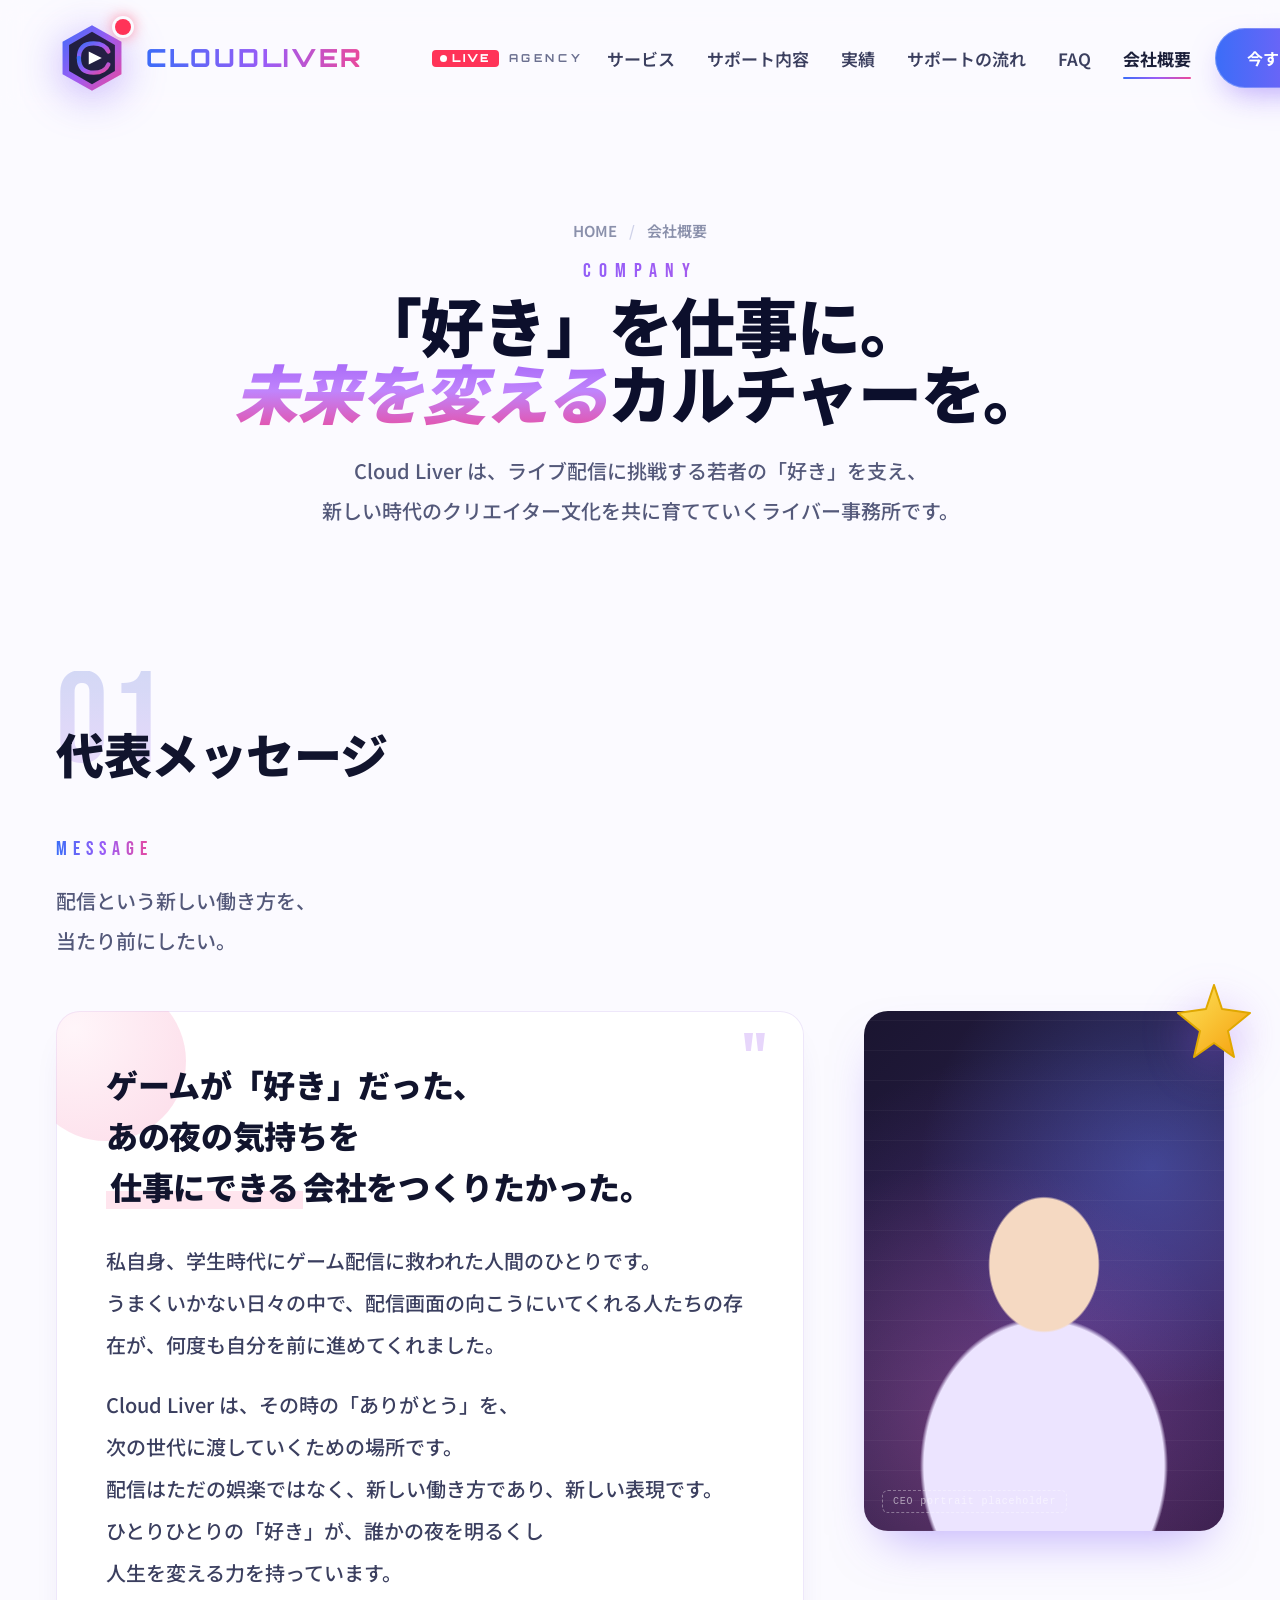
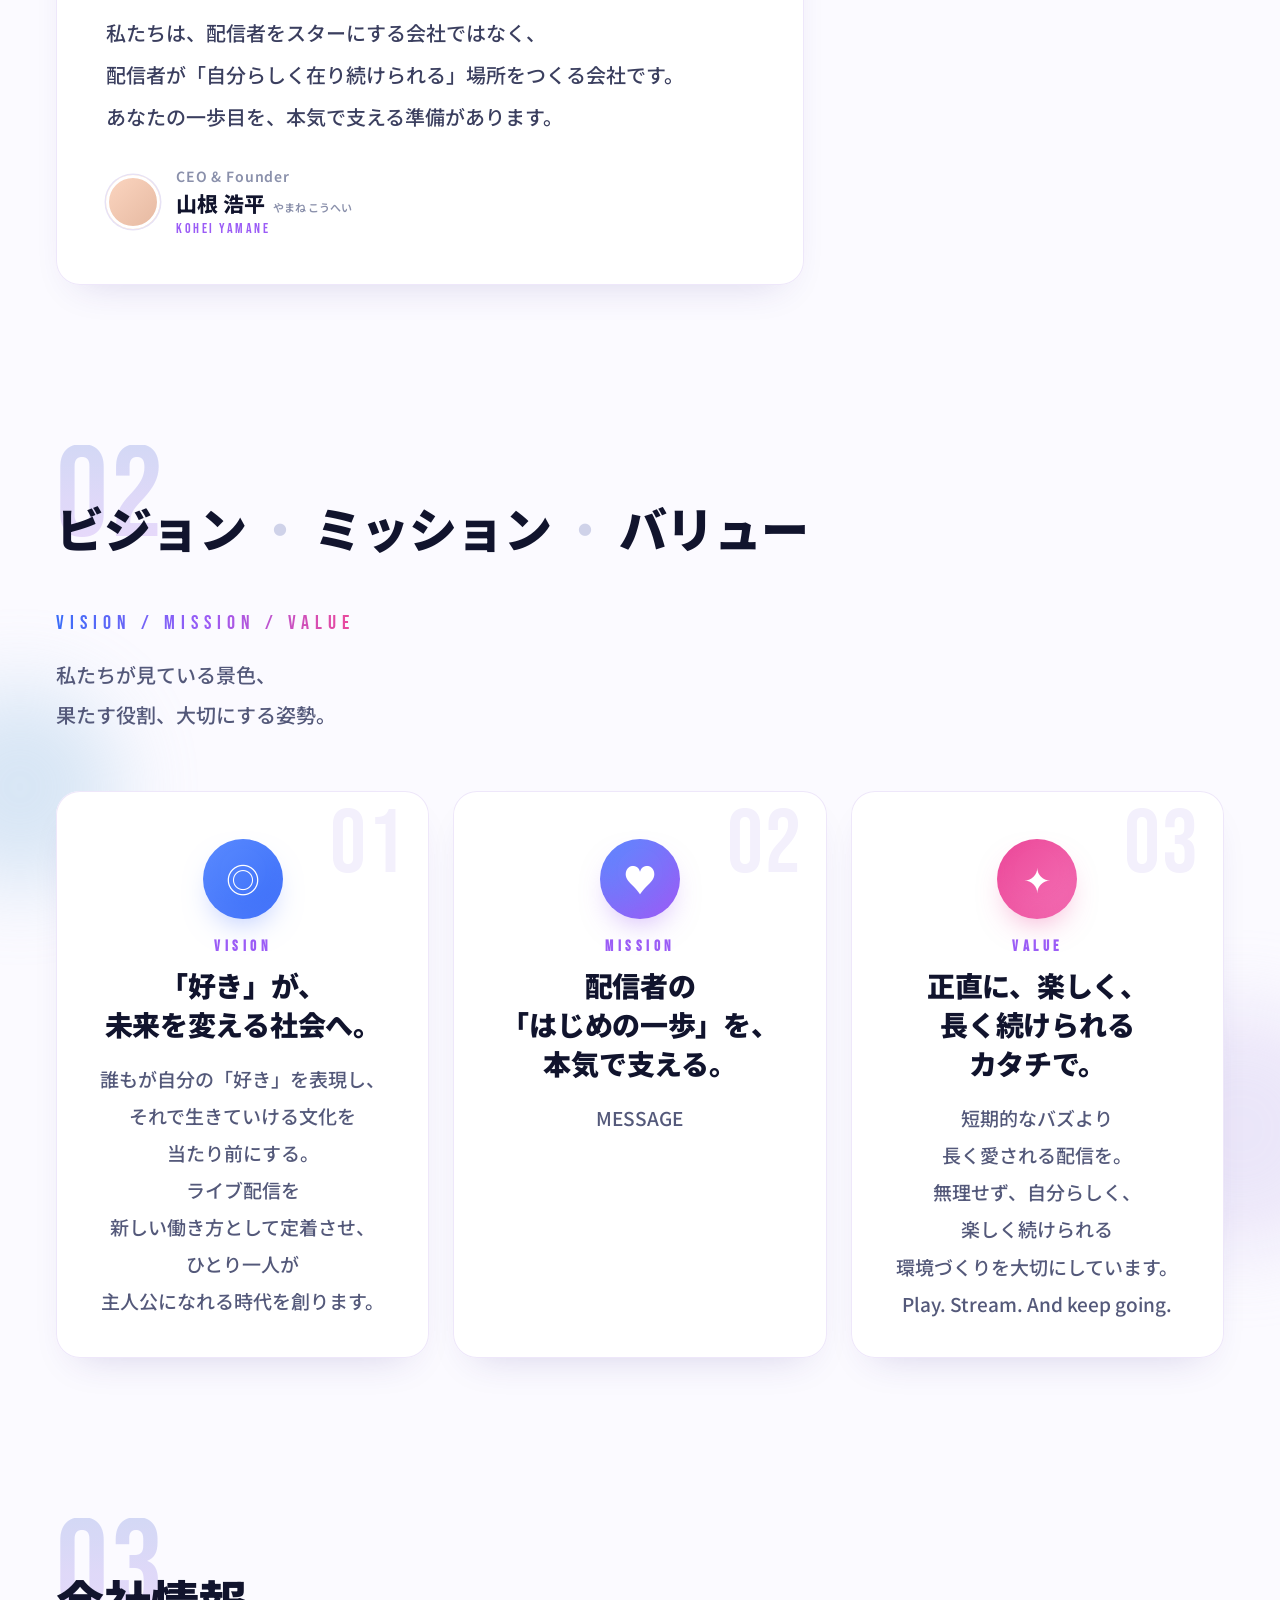
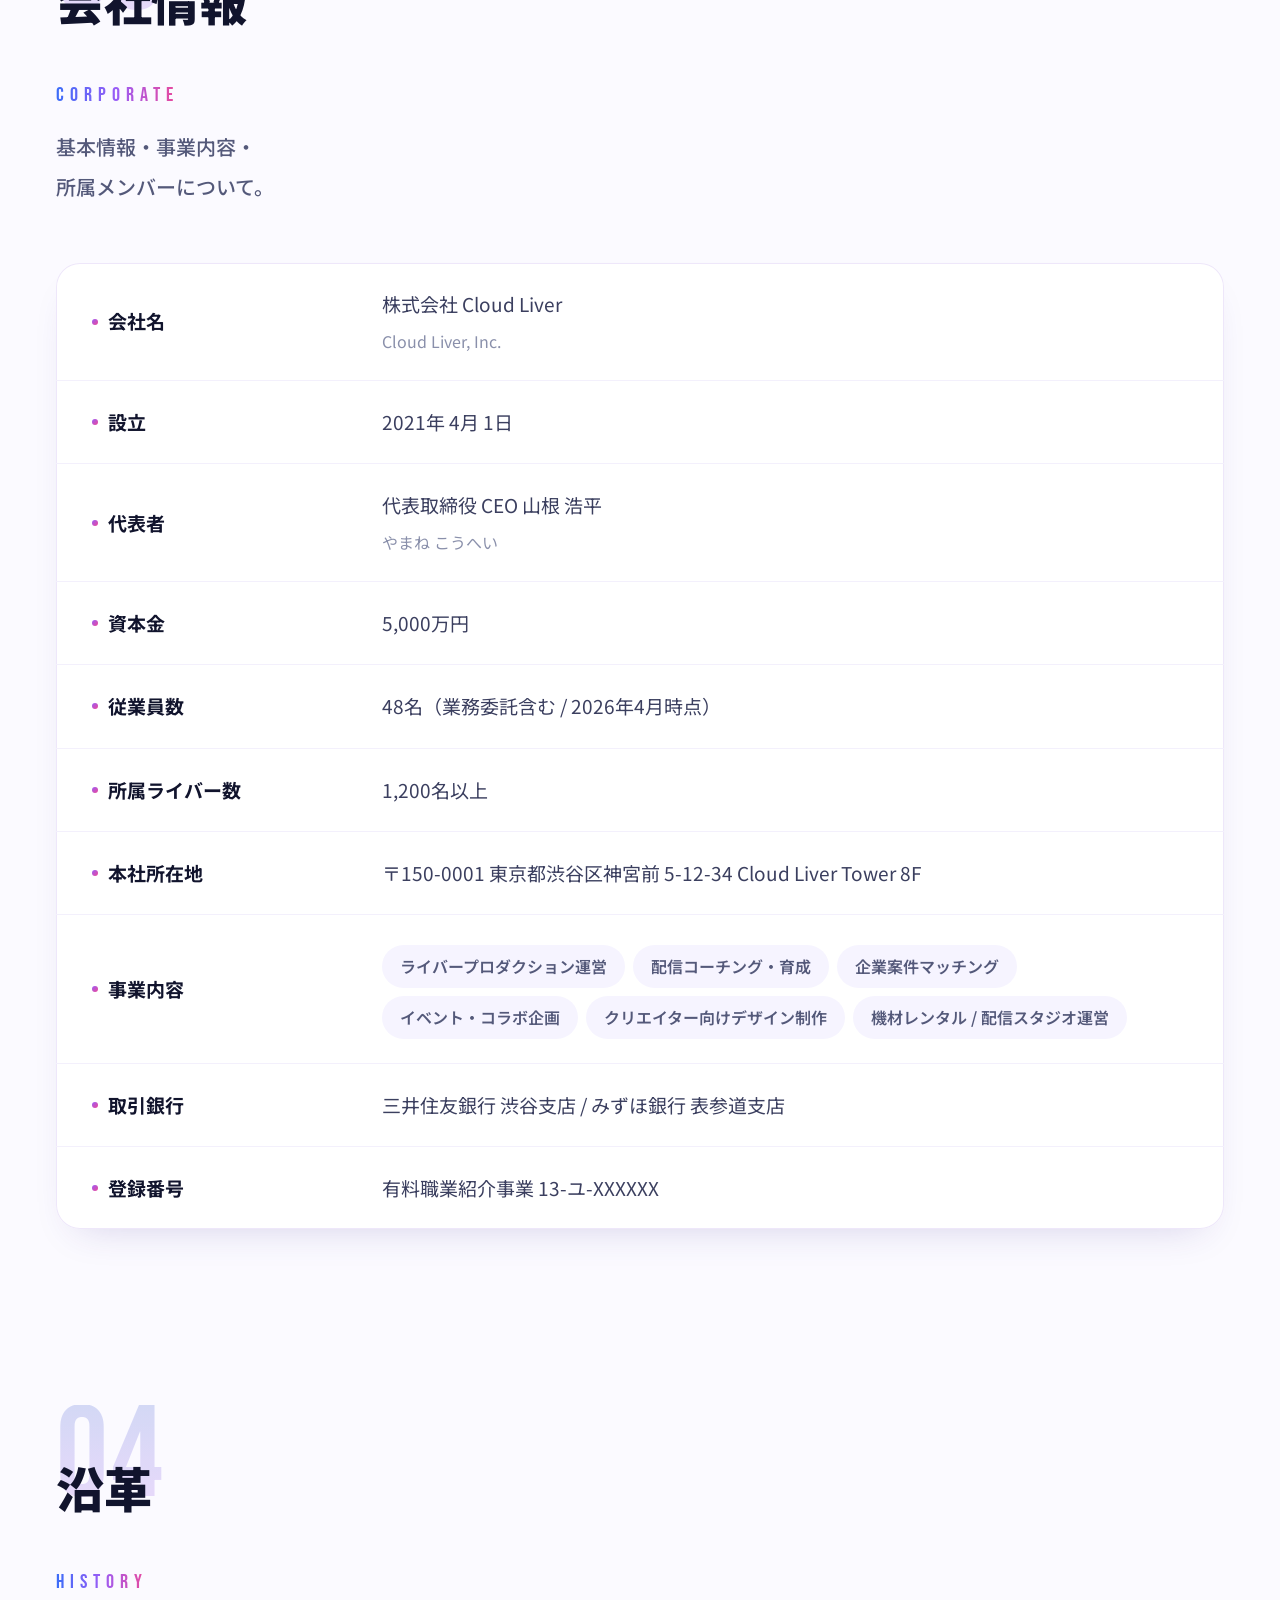
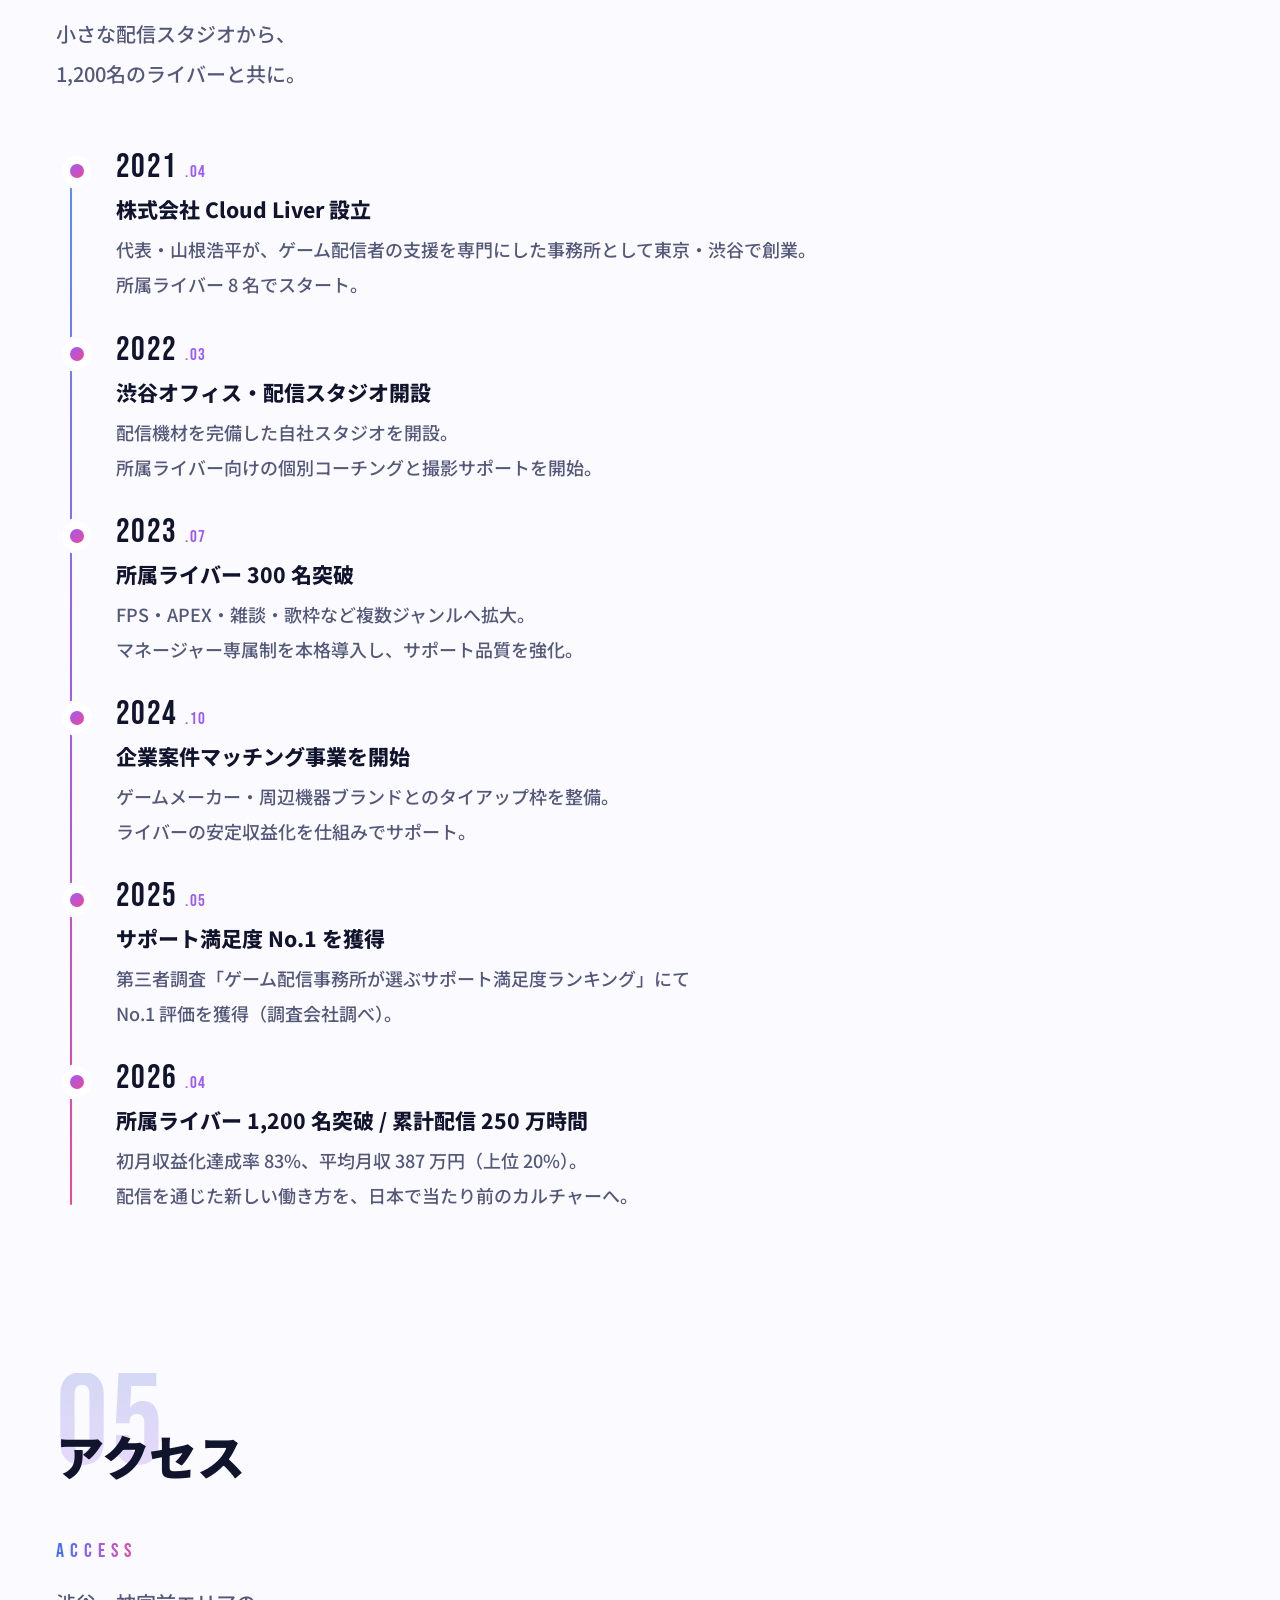
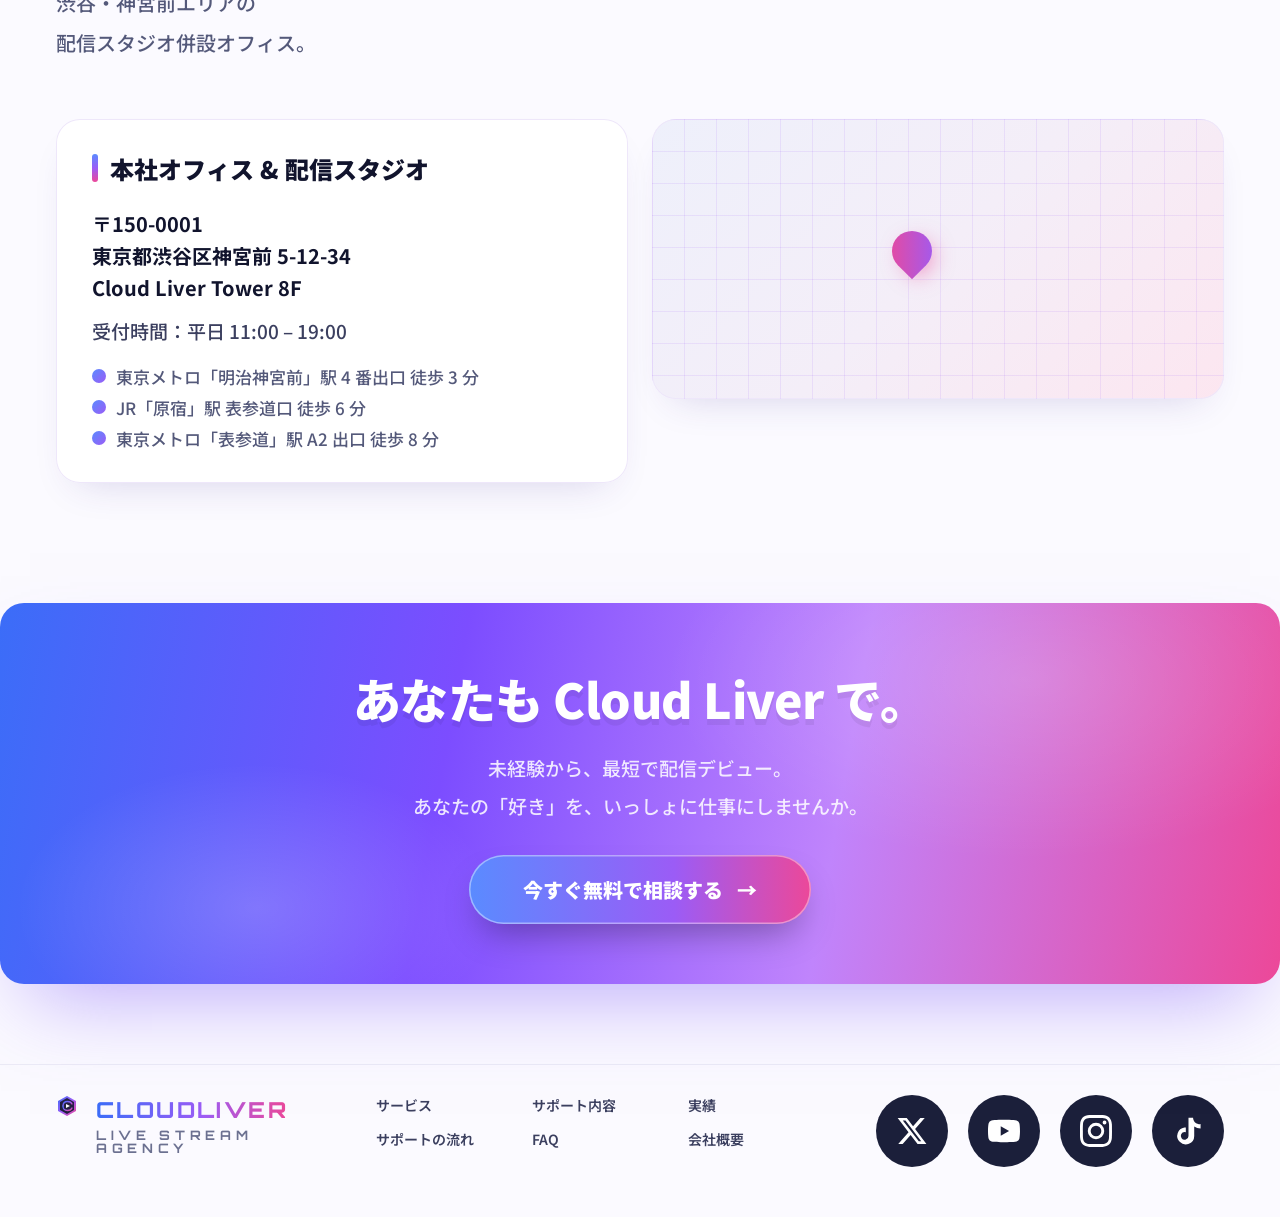
<file: project/company.html>
<!doctype html>
<html lang="ja">
<head>
<meta charset="utf-8" />
<meta name="viewport" content="width=1280" />
<title>会社概要 — Cloud Liver</title>
<link rel="preconnect" href="https://fonts.googleapis.com" />
<link rel="preconnect" href="https://fonts.gstatic.com" crossorigin />
<link href="https://fonts.googleapis.com/css2?family=Noto+Sans+JP:wght@400;500;700;900&family=Bebas+Neue&family=Orbitron:wght@600;700;800;900&family=Caveat:wght@500;700&display=swap" rel="stylesheet" />
<style>
  :root{
    --ink:#1b1f3a;
    --ink-2:#4a4f6f;
    --muted:#8a90ab;
    --line:#e7e6f3;
    --bg:#fbfaff;
    --bg-soft:#f3f0fc;
    --blue:#3b6df8;
    --purple:#9b5cf6;
    --pink:#ec4899;
    --grad: linear-gradient(90deg, #3b6df8 0%, #9b5cf6 50%, #ec4899 100%);
  }
  *{box-sizing:border-box}
  html,body{margin:0;padding:0;background:var(--bg);color:var(--ink);font-family:"Noto Sans JP",system-ui,sans-serif;-webkit-font-smoothing:antialiased;position:relative}
  body{min-width:1280px;overflow-x:hidden}

  /* site-wide animated background */
  .bg-layer{position:fixed;inset:0;z-index:-1;pointer-events:none;overflow:hidden;
    background:
      radial-gradient(ellipse 1200px 800px at 20% 0%, rgba(213,225,255,.55), transparent 60%),
      radial-gradient(ellipse 1100px 700px at 90% 18%, rgba(255,212,232,.45), transparent 60%),
      radial-gradient(ellipse 1000px 700px at 0% 60%, rgba(228,217,255,.5), transparent 60%),
      radial-gradient(ellipse 1100px 700px at 100% 80%, rgba(216,228,255,.45), transparent 60%),
      linear-gradient(180deg, #fbfaff 0%, #f6f3ff 50%, #fdf5fa 100%);
  }
  .bg-layer::before{content:"";position:absolute;inset:0;background-image:radial-gradient(rgba(155,92,246,.07) 1px, transparent 1.5px);background-size:32px 32px;opacity:.7;
    mask-image:linear-gradient(180deg, #000 0%, #000 70%, transparent 100%);
    -webkit-mask-image:linear-gradient(180deg, #000 0%, #000 70%, transparent 100%);
  }
  .bg-layer .orb{position:absolute;border-radius:50%;filter:blur(60px);opacity:.55;will-change:transform}
  .bg-layer .orb.o1{left:-120px;top:8%;width:380px;height:380px;background:radial-gradient(circle at 30% 30%, #c5d6ff, #8aa9ff 70%);animation:driftA 22s ease-in-out infinite}
  .bg-layer .orb.o2{right:-100px;top:24%;width:340px;height:340px;background:radial-gradient(circle at 30% 30%, #ffd6e7, #f7a8c8 70%);animation:driftB 28s ease-in-out infinite}
  .bg-layer .orb.o3{left:25%;top:48%;width:300px;height:300px;background:radial-gradient(circle at 30% 30%, #e3d6ff, #c5a3f5 70%);animation:driftC 26s ease-in-out infinite}
  .bg-layer .orb.o4{right:8%;top:62%;width:360px;height:360px;background:radial-gradient(circle at 30% 30%, #d6e6ff, #a8c5f9 70%);animation:driftA 30s ease-in-out -8s infinite}
  .bg-layer .orb.o5{left:5%;top:80%;width:280px;height:280px;background:radial-gradient(circle at 30% 30%, #ffe3d6, #f5c4a3 70%);animation:driftB 24s ease-in-out -4s infinite;opacity:.4}
  .bg-layer .orb.o6{right:30%;top:92%;width:320px;height:320px;background:radial-gradient(circle at 30% 30%, #e0c8ff, #b78de8 70%);animation:driftC 32s ease-in-out -12s infinite}
  @keyframes driftA{0%,100%{transform:translate(0,0) scale(1)}33%{transform:translate(40px,-30px) scale(1.05)}66%{transform:translate(-30px,20px) scale(.96)}}
  @keyframes driftB{0%,100%{transform:translate(0,0) scale(1)}50%{transform:translate(-50px,30px) scale(1.08)}}
  @keyframes driftC{0%,100%{transform:translate(0,0) scale(1)}25%{transform:translate(30px,40px) scale(1.04)}75%{transform:translate(-40px,-20px) scale(.94)}}
  @media (prefers-reduced-motion: reduce){.bg-layer .orb{animation:none}}
  img{display:block;max-width:100%}
  a{color:inherit;text-decoration:none}
  button{font-family:inherit}

  /* ---------- header (same as LP) ---------- */
  header.site{
    position:fixed;top:0;left:0;right:0;z-index:200;
    display:flex;align-items:center;justify-content:space-between;
    padding:22px 56px;
    background:rgba(251,250,255,.78);backdrop-filter:saturate(180%) blur(14px);-webkit-backdrop-filter:saturate(180%) blur(14px);
    border-bottom:1px solid rgba(231,230,243,0);transition:padding .25s ease, background .25s ease, border-color .25s ease, box-shadow .25s ease;
  }
  header.site.scrolled{padding:16px 56px;background:rgba(251,250,255,.92);border-bottom-color:#ecebf6;box-shadow:0 10px 24px -20px rgba(60,40,140,.25)}
  .header-inner{max-width:1280px;margin:0 auto;width:100%;display:flex;align-items:center;justify-content:space-between;flex-wrap:nowrap;gap:24px}
  body{padding-top:140px}
  .brand{display:flex;align-items:center;gap:18px;position:relative;flex:none}
  .brand .mark{position:relative;width:72px;height:72px;display:grid;place-items:center;flex:none}
  .brand .mark .hex{position:absolute;inset:0;filter:drop-shadow(0 8px 22px rgba(123,86,247,.45))}
  .brand .mark .pulse{position:absolute;right:-3px;top:-3px;width:16px;height:16px;border-radius:50%;background:#ff3358;box-shadow:0 0 0 3px #fbfaff,0 0 16px #ff3358;animation:livePulse 1.6s ease-out infinite}
  @keyframes livePulse{0%{box-shadow:0 0 0 2px #fbfaff,0 0 0 0 rgba(255,51,88,.6)}70%{box-shadow:0 0 0 2px #fbfaff,0 0 0 8px rgba(255,51,88,0)}100%{box-shadow:0 0 0 2px #fbfaff,0 0 0 0 rgba(255,51,88,0)}}
  .brand .word{display:flex;flex-direction:row;align-items:center;line-height:1;gap:14px;flex-wrap:nowrap}
  .brand .word .name{padding:0;display:inline-flex;align-items:center;flex:none}
  .brand .word .name svg{display:block}
  .brand .word .tag{display:inline-flex;align-items:center;gap:10px;font-size:11px;letter-spacing:.32em;color:#6b7090;font-weight:700;font-family:"Orbitron",sans-serif;white-space:nowrap;flex:none}
  .brand .word .tag .live{display:inline-flex;align-items:center;gap:5px;padding:3px 9px 3px 8px;border-radius:4px;background:#ff3358;color:#fff;font-size:11px;letter-spacing:.18em;font-weight:900}
  .brand .word .tag .live::before{content:"";width:7px;height:7px;border-radius:50%;background:#fff;animation:livePulse2 1.4s infinite}
  @keyframes livePulse2{0%,100%{opacity:1}50%{opacity:.3}}

  nav.main{display:flex;gap:32px;font-size:17px;font-weight:600;color:#3b3f5f;white-space:nowrap;flex:none}
  nav.main a{position:relative;transition:color .2s}
  nav.main a:hover{color:var(--blue)}
  nav.main a.current{color:var(--ink);font-weight:700}
  nav.main a.current::after{content:"";position:absolute;left:0;right:0;bottom:-8px;height:2px;background:var(--grad);border-radius:2px}
  .cta-pill{
    display:inline-flex;align-items:center;gap:12px;
    padding:18px 32px;border-radius:999px;color:#fff;font-weight:700;font-size:16px;
    background:linear-gradient(90deg,#3b6df8 0%,#9b5cf6 55%,#ec4899 100%);
    box-shadow:0 14px 32px -10px rgba(123,86,247,.55), inset 0 0 0 1px rgba(255,255,255,.25);
    cursor:pointer;border:0;font-family:inherit;white-space:nowrap;flex:none;
  }
  .cta-pill .arr{font-weight:600;transition:transform .2s}
  .cta-pill:hover .arr{transform:translateX(3px)}

  /* ---------- page hero ---------- */
  .page-hero{position:relative;max-width:1280px;margin:0 auto;padding:80px 56px 60px;overflow:hidden}
  .page-hero .inner{position:relative;z-index:1;text-align:center}
  .breadcrumb{font-size:15px;color:#8a90ab;font-weight:600;display:flex;justify-content:center;gap:12px;align-items:center;margin-bottom:18px}
  .breadcrumb a:hover{color:var(--blue)}
  .breadcrumb .sep{color:#cfd2e9}
  .page-hero .eyebrow{font-family:"Bebas Neue",sans-serif;letter-spacing:.4em;font-size:20px;
    background:var(--grad);-webkit-background-clip:text;background-clip:text;color:transparent}
  .page-hero h1{margin:8px 0 0;font-size:64px;font-weight:900;letter-spacing:-.02em;color:#0c0f2c;line-height:1.05}
  .page-hero h1 .accent{
    font-style:italic;
    background:linear-gradient(180deg,#9b5cf6 0%,#c084fc 50%,#ec4899 100%);
    -webkit-background-clip:text;background-clip:text;color:transparent;
  }
  .page-hero .sub{margin:26px auto 0;max-width:760px;font-size:20px;line-height:2;color:#54597a;font-weight:500}

  /* generic section */
  section.block{position:relative;max-width:1280px;margin:0 auto;padding:80px 56px}
  .sec-num{
    font-family:"Bebas Neue",sans-serif;font-size:130px;line-height:.8;letter-spacing:.02em;
    background:linear-gradient(180deg,#cfd5f5 0%,#e7d6fb 100%);
    -webkit-background-clip:text;background-clip:text;color:transparent;
    opacity:.9;position:relative;z-index:0;
  }
  .sec-title{font-size:48px;font-weight:900;letter-spacing:-.01em;color:#11142d;line-height:1.2;margin-top:-50px;position:relative;z-index:1;white-space:nowrap}
  .sec-eyebrow{display:inline-block;margin-top:14px;font-family:"Bebas Neue",sans-serif;letter-spacing:.3em;font-size:20px;background:var(--grad);-webkit-background-clip:text;background-clip:text;color:transparent}
  .sec-lead{margin-top:20px;color:#54597a;font-size:20px;line-height:2;max-width:420px;font-weight:500}
  .sec-head{display:grid;grid-template-columns:auto 1fr;gap:40px;align-items:end}

  /* ---------- 01 message ---------- */
  .message-wrap{display:grid;grid-template-columns:1fr 360px;gap:60px;align-items:start;margin-top:30px}
  .message-card{background:#fff;border-radius:24px;padding:48px 50px;box-shadow:0 18px 40px -22px rgba(60,40,140,.2), inset 0 0 0 1px #eee7fa;position:relative;overflow:hidden}
  .message-card::before{
    content:"";position:absolute;left:-30px;top:-30px;width:160px;height:160px;border-radius:50%;
    background:radial-gradient(circle at 30% 30%, #ffe3ef 0%, #f9a8c8 80%);opacity:.35;
  }
  .message-card .quote{font-family:"Bebas Neue",sans-serif;font-size:80px;line-height:.6;color:#e7d6fb;position:absolute;top:30px;right:36px}
  .message-card h3{font-size:32px;font-weight:900;line-height:1.6;letter-spacing:-.01em;color:#11142d;margin:0 0 28px;position:relative}
  .message-card h3 .hl{background:linear-gradient(transparent 60%, #ffe5ee 60%);padding:0 4px}
  .message-card p{font-size:20px;line-height:2.1;color:#3b3f5f;margin:0 0 18px;position:relative;font-weight:500}
  .message-card .sign{margin-top:28px;display:flex;align-items:center;gap:16px;position:relative}
  .message-card .sign .av{
    width:54px;height:54px;border-radius:50%;
    background:linear-gradient(135deg,#fcd6c1,#e5b8a0);
    box-shadow:inset 0 0 0 3px #fff, 0 0 0 1.5px #e7e2f5;
  }
  .message-card .sign .who .role{font-size:14px;color:#8a90ab;font-weight:600;letter-spacing:.06em}
  .message-card .sign .who .name{font-size:21px;font-weight:800;color:#11142d;margin-top:2px}
  .message-card .sign .who .en{font-family:"Bebas Neue",sans-serif;font-size:14px;letter-spacing:.18em;color:#9b5cf6;margin-top:2px}

  .message-side{position:relative;height:520px}
  .message-side .photo{
    position:absolute;inset:0;border-radius:24px;
    background:
      radial-gradient(ellipse 500px 400px at 60% 60%, rgba(155,92,246,.25), transparent 70%),
      linear-gradient(135deg,#1a1530,#2a1f4a 50%,#3a1f4a);
    overflow:hidden;
    box-shadow:0 24px 50px -20px rgba(123,86,247,.5);
  }
  .message-side .photo::before{
    content:"";position:absolute;inset:0;
    background:repeating-linear-gradient(0deg, rgba(255,255,255,.04) 0 1px, transparent 1px 30px),
      radial-gradient(circle at 80% 30%, rgba(91,130,255,.35), transparent 50%),
      radial-gradient(circle at 30% 80%, rgba(244,114,182,.25), transparent 55%);
  }
  .message-side .photo .silhouette{
    position:absolute;left:50%;bottom:-30px;transform:translateX(-50%);width:340px;height:380px;
    background:
      radial-gradient(ellipse 90px 110px at 50% 22%, #f5d9c2 60%, transparent 62%),
      radial-gradient(ellipse 200px 240px at 50% 75%, #ece4ff 60%, transparent 62%);
  }
  .message-side .photo .tag{
    position:absolute;left:18px;bottom:18px;font-family:"JetBrains Mono",ui-monospace,monospace;
    font-size:10px;color:rgba(255,255,255,.55);letter-spacing:.08em;
    padding:5px 10px;border:1px dashed rgba(255,255,255,.35);border-radius:6px;
  }
  .message-side .deco-star{
    position:absolute;right:-30px;top:-30px;width:80px;height:80px;
    filter:drop-shadow(0 12px 22px rgba(155,92,246,.4));animation:floatA 5s ease-in-out infinite;
  }
  @keyframes floatA{0%,100%{transform:translateY(0) rotate(0)}50%{transform:translateY(-10px) rotate(6deg)}}

  /* ---------- 02 vision/mission/values ---------- */
  .vmv-grid{display:grid;grid-template-columns:repeat(3,1fr);gap:24px;margin-top:36px}
  .vmv-card{
    position:relative;background:#fff;border-radius:24px;padding:48px 32px 36px;text-align:center;
    box-shadow:0 18px 40px -22px rgba(60,40,140,.22), inset 0 0 0 1px #eee7fa;
    transition:transform .25s ease;overflow:hidden;
  }
  .vmv-card:hover{transform:translateY(-6px)}
  .vmv-card .num{
    position:absolute;top:18px;right:24px;font-family:"Bebas Neue",sans-serif;font-size:90px;line-height:.8;
    color:#f3f0fc;font-weight:400;letter-spacing:.02em;
  }
  .vmv-card .icon{width:80px;height:80px;border-radius:50%;margin:0 auto 18px;display:grid;place-items:center;color:#fff;font-size:34px;
    background:linear-gradient(135deg,#5a8bff,#9b5cf6);
    box-shadow:inset 0 -8px 16px rgba(155,92,246,.25), 0 14px 30px -12px rgba(155,92,246,.5);
  }
  .vmv-card.pink .icon{background:linear-gradient(135deg,#ec4899,#f472b6);box-shadow:inset 0 -8px 16px rgba(236,72,153,.25), 0 14px 30px -12px rgba(236,72,153,.5)}
  .vmv-card.blue .icon{background:linear-gradient(135deg,#5a8bff,#3b6df8);box-shadow:inset 0 -8px 16px rgba(91,130,255,.25), 0 14px 30px -12px rgba(91,130,255,.5)}
  .vmv-card .lbl{font-family:"Bebas Neue",sans-serif;letter-spacing:.3em;font-size:15px;color:#9b5cf6;font-weight:600}
  .vmv-card h3{font-size:28px;font-weight:900;margin:10px 0 16px;color:#11142d;letter-spacing:-.01em;line-height:1.4;position:relative;z-index:1}
  .vmv-card p{font-size:19px;line-height:1.95;color:#54597a;margin:0;position:relative;z-index:1;font-weight:500}

  /* ---------- 03 company info table ---------- */
  .info-card{
    background:#fff;border-radius:24px;overflow:hidden;margin-top:36px;
    box-shadow:0 18px 40px -22px rgba(60,40,140,.22), inset 0 0 0 1px #eee7fa;
  }
  .info-row{display:grid;grid-template-columns:260px 1fr;gap:30px;align-items:center;padding:24px 36px;border-top:1px solid #f3f0fc;font-size:19px;line-height:1.8}
  .info-row:first-child{border-top:0}
  .info-row dt{font-weight:700;color:#11142d;display:flex;align-items:center;gap:10px;margin:0}
  .info-row dt::before{content:"";width:6px;height:6px;border-radius:50%;background:linear-gradient(135deg,#9b5cf6,#ec4899);flex:none}
  .info-row dd{margin:0;color:#3b3f5f}
  .info-row dd .small{font-size:16px;color:#8a90ab;margin-top:6px}
  .info-row dd .biz{display:flex;flex-wrap:wrap;gap:8px;margin-top:6px}
  .info-row dd .biz span{background:#f6f4ff;color:#54597a;border-radius:999px;padding:7px 18px;font-size:16px;font-weight:600}

  /* ---------- 04 history timeline ---------- */
  .timeline{position:relative;margin-top:36px;padding-left:60px}
  .timeline::before{content:"";position:absolute;left:14px;top:8px;bottom:8px;width:2px;background:linear-gradient(180deg,#5a8bff,#9b5cf6 50%,#ec4899);border-radius:2px}
  .tl-item{position:relative;padding-bottom:30px}
  .tl-item:last-child{padding-bottom:0}
  .tl-item .dot{position:absolute;left:-54px;top:6px;width:30px;height:30px;border-radius:50%;
    background:#fff;display:grid;place-items:center;
    box-shadow:0 0 0 3px #fbfaff, inset 0 0 0 2px transparent;
  }
  .tl-item .dot::before{content:"";width:14px;height:14px;border-radius:50%;background:linear-gradient(135deg,#9b5cf6,#ec4899)}
  .tl-item .year{font-family:"Bebas Neue",sans-serif;font-size:34px;letter-spacing:.04em;color:#11142d;line-height:1}
  .tl-item .year small{font-size:17px;color:#9b5cf6;margin-left:8px}
  .tl-item h4{font-size:21px;font-weight:800;color:#11142d;margin:10px 0 8px}
  .tl-item p{font-size:18px;line-height:1.95;color:#54597a;margin:0;max-width:720px;font-weight:500}

  /* ---------- 05 access ---------- */
  .access-grid{display:grid;grid-template-columns:1fr 1fr;gap:24px;margin-top:36px}
  .access-card{
    background:#fff;border-radius:24px;padding:32px 36px;
    box-shadow:0 18px 40px -22px rgba(60,40,140,.22), inset 0 0 0 1px #eee7fa;
  }
  .access-card h3{font-size:24px;font-weight:900;color:#11142d;margin:0 0 22px;display:flex;align-items:center;gap:12px}
  .access-card h3::before{content:"";width:6px;height:28px;border-radius:3px;background:linear-gradient(180deg,#5a8bff,#9b5cf6 50%,#ec4899)}
  .access-card p{font-size:19px;line-height:2;color:#3b3f5f;margin:0;font-weight:500}
  .access-card .addr{font-weight:700;font-size:20px;color:#11142d;margin-bottom:8px;line-height:1.6}
  .access-card .route{margin-top:14px;display:flex;flex-direction:column;gap:6px}
  .access-card .route span{font-size:17px;color:#54597a;display:flex;align-items:center;gap:10px;font-weight:500}
  .access-card .route span::before{content:"";width:14px;height:14px;border-radius:50%;background:linear-gradient(135deg,#5a8bff,#9b5cf6);flex:none;display:inline-block}
  .map-wrap{
    background:linear-gradient(135deg,#eef0fb 0%,#f4eef8 50%,#fce6f0 100%);
    border-radius:24px;height:280px;display:grid;place-items:center;color:#9b5cf6;position:relative;overflow:hidden;
    box-shadow:0 18px 40px -22px rgba(60,40,140,.22), inset 0 0 0 1px #eee7fa;
  }
  .map-wrap::before{
    content:"";position:absolute;inset:0;
    background-image:
      linear-gradient(rgba(155,92,246,.12) 1px, transparent 1px),
      linear-gradient(90deg, rgba(155,92,246,.12) 1px, transparent 1px);
    background-size:32px 32px;
  }
  .map-wrap::after{
    content:"";position:absolute;left:42%;top:40%;width:40px;height:40px;border-radius:50% 50% 50% 0;
    background:linear-gradient(135deg,#ec4899,#9b5cf6);transform:rotate(-45deg);
    box-shadow:0 8px 20px -4px rgba(236,72,153,.5);
  }
  .map-wrap .pin-dot{position:absolute;left:42%;top:40%;width:40px;height:40px;display:grid;place-items:center;transform:rotate(0);color:#fff;font-weight:900;font-size:14px;z-index:1}

  /* ---------- CTA banner (same vibe as LP) ---------- */
  .cta-banner{
    position:relative;max-width:1280px;margin:40px auto 80px;
    border-radius:24px;padding:60px 60px;overflow:hidden;
    background:linear-gradient(100deg,#3b6df8 0%,#7c4dff 35%,#c084fc 65%,#ec4899 100%);
    box-shadow:0 40px 80px -30px rgba(123,86,247,.5);
    text-align:center;
  }
  .cta-banner::before{
    content:"";position:absolute;inset:0;background:
      radial-gradient(ellipse 400px 240px at 20% 80%, rgba(255,255,255,.18), transparent 60%),
      radial-gradient(ellipse 600px 300px at 80% 20%, rgba(255,255,255,.18), transparent 60%);
  }
  .cta-banner .inner{position:relative;z-index:2}
  .cta-banner h2{color:#fff;font-size:48px;font-weight:900;margin:0;letter-spacing:-.01em;text-shadow:0 6px 0 rgba(0,0,0,.06)}
  .cta-banner p{color:rgba(255,255,255,.85);margin:16px 0 30px;font-size:19px;line-height:2;font-weight:500}
  .cta-banner .btn{display:inline-flex;align-items:center;gap:14px;background:linear-gradient(90deg,#5a8bff,#9b5cf6 60%,#ec4899);padding:20px 54px;border-radius:999px;color:#fff;font-weight:900;font-size:20px;box-shadow:0 18px 36px -12px rgba(0,0,0,.35), inset 0 0 0 1.5px rgba(255,255,255,.4);cursor:pointer;border:0;font-family:inherit}
  .cta-banner .btn .arr{transition:transform .2s}
  .cta-banner .btn:hover .arr{transform:translateX(3px)}

  /* ---------- footer (same as LP, abbreviated) ---------- */
  footer.site{
    max-width:1280px;margin:0 auto;padding:30px 56px 50px;
    display:grid;grid-template-columns:280px 1fr 360px;gap:40px;align-items:start;
    border-top:1px solid #ecebf6;
  }
  footer.site .logo{display:flex;align-items:center;gap:18px}
  footer.site .logo .mark{position:relative;width:60px;height:60px}
  footer.site .logo .mark .hex{position:absolute;inset:0}
  footer.site .logo .word{display:flex;flex-direction:column;gap:4px;line-height:1}
  footer.site .logo .word .name{display:inline-flex;align-items:center}
  footer.site .logo .word .name svg{display:block}
  footer.site .logo .word .tag{font-size:13px;letter-spacing:.36em;color:#6b7090;font-weight:700;font-family:"Orbitron",sans-serif}
  footer.site .links{display:grid;grid-template-columns:repeat(3,1fr);gap:14px 20px;font-size:14px;color:#3b3f5f}
  footer.site .links a{font-weight:600;transition:color .2s}
  footer.site .links a:hover{color:var(--blue)}
  footer.site .socials{display:flex;gap:20px;justify-content:flex-end}
  footer.site .socials a{flex:none;width:72px;height:72px;border-radius:50%;background:#1b1f3a;color:#fff;display:grid;place-items:center;transition:transform .2s, background .2s}
  footer.site .socials a:hover{transform:translateY(-2px)}
  footer.site .socials svg{width:32px;height:32px;fill:#fff}

  /* ---------- scroll fade-in ---------- */
  .fade-in{opacity:0;transform:translateY(24px);transition:opacity .9s cubic-bezier(.2,.7,.2,1), transform .9s cubic-bezier(.2,.7,.2,1)}
  .fade-in.visible{opacity:1;transform:none}
  .fade-in.delay-1{transition-delay:.08s}
  .fade-in.delay-2{transition-delay:.16s}
  .fade-in.delay-3{transition-delay:.24s}
  .fade-in.delay-4{transition-delay:.32s}
  .fade-in.delay-5{transition-delay:.40s}
  .fade-in.from-left{transform:translateX(-30px)}
  .fade-in.from-left.visible{transform:none}
  .fade-in.from-right{transform:translateX(30px)}
  .fade-in.from-right.visible{transform:none}
  .fade-in.scale-in{transform:scale(.94)}
  .fade-in.scale-in.visible{transform:none}
  @media (prefers-reduced-motion: reduce){
    .fade-in{opacity:1;transform:none;transition:none}
  }

  /* small decorations */
  .deco-blob{position:absolute;pointer-events:none;z-index:0;border-radius:50%;filter:blur(40px);opacity:.4}
  .deco-blob.b1{left:-80px;top:30%;width:200px;height:200px;background:#a3c8e6}
  .deco-blob.b2{right:-80px;top:60%;width:240px;height:240px;background:#d4c8f0}
</style>
</head>
<body>

<div class="bg-layer" aria-hidden="true">
  <div class="orb o1"></div>
  <div class="orb o2"></div>
  <div class="orb o3"></div>
  <div class="orb o4"></div>
  <div class="orb o5"></div>
  <div class="orb o6"></div>
</div>

<!-- ====================== HEADER ====================== -->
<header class="site">
  <div class="header-inner">
  <a class="brand" href="index.html" aria-label="Cloud Liver">
    <div class="mark">
      <svg class="hex" viewBox="0 0 44 44" xmlns="http://www.w3.org/2000/svg">
        <defs>
          <linearGradient id="hexg" x1="0%" y1="0%" x2="100%" y2="100%">
            <stop offset="0%" stop-color="#3b6df8"/>
            <stop offset="50%" stop-color="#9b5cf6"/>
            <stop offset="100%" stop-color="#ec4899"/>
          </linearGradient>
          <linearGradient id="hexg2" x1="0%" y1="100%" x2="100%" y2="0%">
            <stop offset="0%" stop-color="#1b1f3a"/>
            <stop offset="100%" stop-color="#2a1f4a"/>
          </linearGradient>
        </defs>
        <path d="M 22 2 L 40 12 L 40 32 L 22 42 L 4 32 L 4 12 Z" fill="url(#hexg)"/>
        <path d="M 22 6 L 36 14 L 36 30 L 22 38 L 8 30 L 8 14 Z" fill="url(#hexg2)"/>
        <path d="M 14 22 Q 14 13 23 13 Q 30 13 32 18" fill="none" stroke="url(#hexg)" stroke-width="2.6" stroke-linecap="round"/>
        <path d="M 14 22 Q 14 31 23 31 Q 30 31 32 26" fill="none" stroke="url(#hexg)" stroke-width="2.6" stroke-linecap="round"/>
        <path d="M 20 18 L 20 26 L 28 22 Z" fill="#fff"/>
      </svg>
      <span class="pulse"></span>
    </div>
    <div class="word">
      <span class="name">
        <svg viewBox="0 0 240 28" width="272" height="34" xmlns="http://www.w3.org/2000/svg" aria-hidden="true">
          <defs>
            <linearGradient id="wgrad" x1="0%" y1="0%" x2="100%" y2="0%">
              <stop offset="0%" stop-color="#3b6df8"/>
              <stop offset="55%" stop-color="#9b5cf6"/>
              <stop offset="100%" stop-color="#ec4899"/>
            </linearGradient>
          </defs>
          <text x="0" y="22" font-family="Orbitron, sans-serif" font-size="22" font-weight="800" letter-spacing="2.4" fill="url(#wgrad)">CLOUDLIVER</text>
        </svg>
      </span>
      <span class="tag"><span class="live">LIVE</span><span>AGENCY</span></span>
    </div>
  </a>
  <nav class="main">
    <a href="index.html#service">サービス</a>
    <a href="index.html#support">サポート内容</a>
    <a href="index.html#results">実績</a>
    <a href="index.html#flow">サポートの流れ</a>
    <a href="index.html#faq">FAQ</a>
    <a class="current" href="company.html">会社概要</a>
  </nav>
  <a class="cta-pill" href="index.html#cta">今すぐ無料で相談する<span class="arr">→</span></a>
  </div>
</header>

<!-- ====================== PAGE HERO ====================== -->
<section class="page-hero">
  <div class="inner fade-in">
    <div class="breadcrumb">
      <a href="index.html">HOME</a>
      <span class="sep">/</span>
      <span>会社概要</span>
    </div>
    <div class="eyebrow">COMPANY</div>
    <h1>「好き」を仕事に。<br/><span class="accent">未来を変える</span>カルチャーを。</h1>
    <p class="sub">
      Cloud Liver は、ライブ配信に挑戦する若者の「好き」を支え、<br/>
      新しい時代のクリエイター文化を共に育てていくライバー事務所です。
    </p>
  </div>
</section>

<!-- ====================== 01 代表メッセージ ====================== -->
<section class="block">
  <div class="sec-head fade-in">
    <div>
      <div class="sec-num">01</div>
      <h2 class="sec-title">代表メッセージ</h2>
      <div class="sec-eyebrow">MESSAGE</div>
      <p class="sec-lead">配信という新しい働き方を、<br/>当たり前にしたい。</p>
    </div>
    <div></div>
  </div>

  <div class="message-wrap">
    <div class="message-card fade-in from-left delay-2">
      <div class="quote">"</div>
      <h3>ゲームが「好き」だった、<br/>あの夜の気持ちを<br/><span class="hl">仕事にできる</span>会社をつくりたかった。</h3>
      <p>
        私自身、学生時代にゲーム配信に救われた人間のひとりです。<br/>
        うまくいかない日々の中で、配信画面の向こうにいてくれる人たちの存在が、何度も自分を前に進めてくれました。
      </p>
      <p>
        Cloud Liver は、その時の「ありがとう」を、<br/>
        次の世代に渡していくための場所です。<br/>
        配信はただの娯楽ではなく、新しい働き方であり、新しい表現です。<br/>
        ひとりひとりの「好き」が、誰かの夜を明るくし<br/>
        人生を変える力を持っています。
      </p>
      <p>
        私たちは、配信者をスターにする会社ではなく、<br/>
        配信者が「自分らしく在り続けられる」場所をつくる会社です。<br/>
        あなたの一歩目を、本気で支える準備があります。
      </p>
      <div class="sign">
        <div class="av"></div>
        <div class="who">
          <div class="role">CEO &amp; Founder</div>
          <div class="name">山根 浩平<span style="font-size:11px;font-weight:600;color:#8a90ab;margin-left:8px">やまね こうへい</span></div>
          <div class="en">KOHEI YAMANE</div>
        </div>
      </div>
    </div>

    <div class="message-side fade-in from-right delay-3">
      <div class="photo">
        <div class="silhouette"></div>
        <div class="tag">CEO portrait placeholder</div>
      </div>
      <svg class="deco-star" viewBox="0 0 80 80" xmlns="http://www.w3.org/2000/svg">
        <defs><linearGradient id="ds1" x1="0%" y1="0%" x2="100%" y2="100%"><stop offset="0%" stop-color="#fde55c"/><stop offset="100%" stop-color="#f59e0b"/></linearGradient></defs>
        <path d="M 40 4 L 48 28 L 76 32 L 54 50 L 60 76 L 40 62 L 20 76 L 26 50 L 4 32 L 32 28 Z" fill="url(#ds1)" stroke="#e0a800" stroke-width="2" stroke-linejoin="round"/>
      </svg>
    </div>
  </div>
</section>

<!-- ====================== 02 VMV ====================== -->
<section class="block" style="position:relative">
  <div class="deco-blob b1"></div>
  <div class="deco-blob b2"></div>
  <div class="sec-head fade-in" style="position:relative;z-index:1">
    <div>
      <div class="sec-num">02</div>
      <h2 class="sec-title">ビジョン<span style="color:#cfd2e9;font-weight:700;margin:0 10px">・</span>ミッション<span style="color:#cfd2e9;font-weight:700;margin:0 10px">・</span>バリュー</h2>
      <div class="sec-eyebrow">VISION / MISSION / VALUE</div>
      <p class="sec-lead">私たちが見ている景色、<br/>果たす役割、大切にする姿勢。</p>
    </div>
    <div></div>
  </div>

  <div class="vmv-grid">
    <div class="vmv-card blue fade-in delay-2">
      <div class="num">01</div>
      <div class="icon">◎</div>
      <div class="lbl">VISION</div>
      <h3>「好き」が、<br/>未来を変える社会へ。</h3>
      <p>
        誰もが自分の「好き」を表現し、<br/>
        それで生きていける文化を<br/>
        当たり前にする。<br/>
        ライブ配信を<br/>
        新しい働き方として定着させ、<br/>
        ひとり一人が<br/>
        主人公になれる時代を創ります。
      </p>
    </div>

    <div class="vmv-card fade-in delay-3">
      <div class="num">02</div>
      <div class="icon">♥</div>
      <div class="lbl">MISSION</div>
      <h3>配信者の<br/>「はじめの一歩」を、<br/>本気で支える。</h3>
      <p>
        MESSAGE
      </p>
    </div>

    <div class="vmv-card pink fade-in delay-4">
      <div class="num">03</div>
      <div class="icon">✦</div>
      <div class="lbl">VALUE</div>
      <h3>正直に、楽しく、<br/>長く続けられる<br/>カタチで。</h3>
      <p>
        短期的なバズより<br/>
        長く愛される配信を。<br/>
        無理せず、自分らしく、<br/>
        楽しく続けられる<br/>
        環境づくりを大切にしています。<br/>
        Play. Stream. And keep going.
      </p>
    </div>
  </div>
</section>

<!-- ====================== 03 COMPANY INFO ====================== -->
<section class="block">
  <div class="sec-head fade-in">
    <div>
      <div class="sec-num">03</div>
      <h2 class="sec-title">会社情報</h2>
      <div class="sec-eyebrow">CORPORATE</div>
      <p class="sec-lead">基本情報・事業内容・<br/>所属メンバーについて。</p>
    </div>
    <div></div>
  </div>

  <dl class="info-card fade-in delay-2">
    <div class="info-row"><dt>会社名</dt><dd>株式会社 Cloud Liver<div class="small">Cloud Liver, Inc.</div></dd></div>
    <div class="info-row"><dt>設立</dt><dd>2021年 4月 1日</dd></div>
    <div class="info-row"><dt>代表者</dt><dd>代表取締役 CEO 山根 浩平<div class="small">やまね こうへい</div></dd></div>
    <div class="info-row"><dt>資本金</dt><dd>5,000万円</dd></div>
    <div class="info-row"><dt>従業員数</dt><dd>48名（業務委託含む / 2026年4月時点）</dd></div>
    <div class="info-row"><dt>所属ライバー数</dt><dd>1,200名以上</dd></div>
    <div class="info-row"><dt>本社所在地</dt><dd>〒150-0001 東京都渋谷区神宮前 5-12-34 Cloud Liver Tower 8F</dd></div>
    <div class="info-row"><dt>事業内容</dt><dd>
      <div class="biz">
        <span>ライバープロダクション運営</span>
        <span>配信コーチング・育成</span>
        <span>企業案件マッチング</span>
        <span>イベント・コラボ企画</span>
        <span>クリエイター向けデザイン制作</span>
        <span>機材レンタル / 配信スタジオ運営</span>
      </div>
    </dd></div>
    <div class="info-row"><dt>取引銀行</dt><dd>三井住友銀行 渋谷支店 / みずほ銀行 表参道支店</dd></div>
    <div class="info-row"><dt>登録番号</dt><dd>有料職業紹介事業 13-ユ-XXXXXX</dd></div>
  </dl>
</section>

<!-- ====================== 04 HISTORY ====================== -->
<section class="block">
  <div class="sec-head fade-in">
    <div>
      <div class="sec-num">04</div>
      <h2 class="sec-title">沿革</h2>
      <div class="sec-eyebrow">HISTORY</div>
      <p class="sec-lead">小さな配信スタジオから、<br/>1,200名のライバーと共に。</p>
    </div>
    <div></div>
  </div>

  <div class="timeline fade-in delay-2">
    <div class="tl-item">
      <div class="dot"></div>
      <div class="year">2021<small>.04</small></div>
      <h4>株式会社 Cloud Liver 設立</h4>
      <p>代表・山根浩平が、ゲーム配信者の支援を専門にした事務所として東京・渋谷で創業。<br/>所属ライバー 8 名でスタート。</p>
    </div>
    <div class="tl-item">
      <div class="dot"></div>
      <div class="year">2022<small>.03</small></div>
      <h4>渋谷オフィス・配信スタジオ開設</h4>
      <p>配信機材を完備した自社スタジオを開設。<br/>所属ライバー向けの個別コーチングと撮影サポートを開始。</p>
    </div>
    <div class="tl-item">
      <div class="dot"></div>
      <div class="year">2023<small>.07</small></div>
      <h4>所属ライバー 300 名突破</h4>
      <p>FPS・APEX・雑談・歌枠など複数ジャンルへ拡大。<br/>マネージャー専属制を本格導入し、サポート品質を強化。</p>
    </div>
    <div class="tl-item">
      <div class="dot"></div>
      <div class="year">2024<small>.10</small></div>
      <h4>企業案件マッチング事業を開始</h4>
      <p>ゲームメーカー・周辺機器ブランドとのタイアップ枠を整備。<br/>ライバーの安定収益化を仕組みでサポート。</p>
    </div>
    <div class="tl-item">
      <div class="dot"></div>
      <div class="year">2025<small>.05</small></div>
      <h4>サポート満足度 No.1 を獲得</h4>
      <p>第三者調査「ゲーム配信事務所が選ぶサポート満足度ランキング」にて<br/>No.1 評価を獲得（調査会社調べ）。</p>
    </div>
    <div class="tl-item">
      <div class="dot"></div>
      <div class="year">2026<small>.04</small></div>
      <h4>所属ライバー 1,200 名突破 / 累計配信 250 万時間</h4>
      <p>初月収益化達成率 83%、平均月収 387 万円（上位 20%）。<br/>配信を通じた新しい働き方を、日本で当たり前のカルチャーへ。</p>
    </div>
  </div>
</section>

<!-- ====================== 05 ACCESS ====================== -->
<section class="block">
  <div class="sec-head fade-in">
    <div>
      <div class="sec-num">05</div>
      <h2 class="sec-title">アクセス</h2>
      <div class="sec-eyebrow">ACCESS</div>
      <p class="sec-lead">渋谷・神宮前エリアの<br/>配信スタジオ併設オフィス。</p>
    </div>
    <div></div>
  </div>

  <div class="access-grid fade-in delay-2">
    <div class="access-card">
      <h3>本社オフィス &amp; 配信スタジオ</h3>
      <div class="addr">〒150-0001<br/>東京都渋谷区神宮前 5-12-34<br/>Cloud Liver Tower 8F</div>
      <p>受付時間：平日 11:00 – 19:00</p>
      <div class="route">
        <span>東京メトロ「明治神宮前」駅 4 番出口 徒歩 3 分</span>
        <span>JR「原宿」駅 表参道口 徒歩 6 分</span>
        <span>東京メトロ「表参道」駅 A2 出口 徒歩 8 分</span>
      </div>
    </div>

    <div class="map-wrap">
      <div class="pin-dot"></div>
    </div>
  </div>
</section>

<!-- ====================== CTA ====================== -->
<section class="cta-banner fade-in scale-in">
  <div class="inner">
    <h2>あなたも Cloud Liver で。</h2>
    <p>未経験から、最短で配信デビュー。<br/>あなたの「好き」を、いっしょに仕事にしませんか。</p>
    <a class="btn" href="index.html#cta">今すぐ無料で相談する<span class="arr">→</span></a>
  </div>
</section>

<!-- ====================== FOOTER ====================== -->
<footer class="site">
  <a class="logo" href="index.html" aria-label="Cloud Liver">
    <div class="mark">
      <svg class="hex" viewBox="0 0 44 44" xmlns="http://www.w3.org/2000/svg">
        <defs>
          <linearGradient id="hexgF" x1="0%" y1="0%" x2="100%" y2="100%">
            <stop offset="0%" stop-color="#3b6df8"/>
            <stop offset="50%" stop-color="#9b5cf6"/>
            <stop offset="100%" stop-color="#ec4899"/>
          </linearGradient>
          <linearGradient id="hexgF2" x1="0%" y1="100%" x2="100%" y2="0%">
            <stop offset="0%" stop-color="#1b1f3a"/>
            <stop offset="100%" stop-color="#2a1f4a"/>
          </linearGradient>
        </defs>
        <path d="M 22 2 L 40 12 L 40 32 L 22 42 L 4 32 L 4 12 Z" fill="url(#hexgF)"/>
        <path d="M 22 6 L 36 14 L 36 30 L 22 38 L 8 30 L 8 14 Z" fill="url(#hexgF2)"/>
        <path d="M 14 22 Q 14 13 23 13 Q 30 13 32 18" fill="none" stroke="url(#hexgF)" stroke-width="2.6" stroke-linecap="round"/>
        <path d="M 14 22 Q 14 31 23 31 Q 30 31 32 26" fill="none" stroke="url(#hexgF)" stroke-width="2.6" stroke-linecap="round"/>
        <path d="M 20 18 L 20 26 L 28 22 Z" fill="#fff"/>
      </svg>
    </div>
    <div class="word">
      <span class="name">
        <svg viewBox="0 0 240 28" width="240" height="30" xmlns="http://www.w3.org/2000/svg" aria-hidden="true">
          <defs>
            <linearGradient id="wgradF" x1="0%" y1="0%" x2="100%" y2="0%">
              <stop offset="0%" stop-color="#3b6df8"/>
              <stop offset="55%" stop-color="#9b5cf6"/>
              <stop offset="100%" stop-color="#ec4899"/>
            </linearGradient>
          </defs>
          <text x="0" y="22" font-family="Orbitron, sans-serif" font-size="22" font-weight="800" letter-spacing="2.4" fill="url(#wgradF)">CLOUDLIVER</text>
        </svg>
      </span>
      <span class="tag">LIVE STREAM AGENCY</span>
    </div>
  </a>
  <div class="links">
    <a href="index.html#service">サービス</a><a href="index.html#support">サポート内容</a><a href="index.html#results">実績</a>
    <a href="index.html#flow">サポートの流れ</a><a href="index.html#faq">FAQ</a><a href="company.html">会社概要</a>
  </div>
  <div class="socials">
    <a class="x" href="#" aria-label="X"><svg viewBox="0 0 24 24"><path d="M18.244 2.25h3.308l-7.227 8.26 8.502 11.24H16.17l-5.214-6.817L4.99 21.75H1.68l7.73-8.835L1.254 2.25H8.08l4.713 6.231zm-1.161 17.52h1.833L7.084 4.126H5.117z"/></svg></a>
    <a class="yt" href="#" aria-label="YouTube"><svg viewBox="0 0 24 24"><path d="M23.498 6.186a3.016 3.016 0 0 0-2.122-2.136C19.505 3.545 12 3.545 12 3.545s-7.505 0-9.377.505A3.017 3.017 0 0 0 .502 6.186C0 8.07 0 12 0 12s0 3.93.502 5.814a3.016 3.016 0 0 0 2.122 2.136c1.871.505 9.376.505 9.376.505s7.505 0 9.377-.505a3.015 3.015 0 0 0 2.122-2.136C24 15.93 24 12 24 12s0-3.93-.502-5.814zM9.545 15.568V8.432L15.818 12l-6.273 3.568z"/></svg></a>
    <a class="ig" href="#" aria-label="Instagram"><svg viewBox="0 0 24 24"><path d="M12 2.163c3.204 0 3.584.012 4.85.07 3.252.148 4.771 1.691 4.919 4.919.058 1.265.069 1.645.069 4.849 0 3.205-.012 3.584-.069 4.849-.149 3.225-1.664 4.771-4.919 4.919-1.266.058-1.644.07-4.85.07-3.204 0-3.584-.012-4.849-.07-3.26-.149-4.771-1.699-4.919-4.92-.058-1.265-.07-1.644-.07-4.849 0-3.204.013-3.583.07-4.849.149-3.227 1.664-4.771 4.919-4.919 1.266-.057 1.645-.069 4.849-.069zM12 0C8.741 0 8.333.014 7.053.072 2.695.272.273 2.69.073 7.052.014 8.333 0 8.741 0 12c0 3.259.014 3.668.072 4.948.2 4.358 2.618 6.78 6.98 6.98C8.333 23.986 8.741 24 12 24c3.259 0 3.668-.014 4.948-.072 4.354-.2 6.782-2.618 6.979-6.98.059-1.28.073-1.689.073-4.948 0-3.259-.014-3.667-.072-4.947-.196-4.354-2.617-6.78-6.979-6.98C15.668.014 15.259 0 12 0zm0 5.838a6.162 6.162 0 1 0 0 12.324 6.162 6.162 0 0 0 0-12.324zM12 16a4 4 0 1 1 0-8 4 4 0 0 1 0 8zm6.406-11.845a1.44 1.44 0 1 0 0 2.881 1.44 1.44 0 0 0 0-2.881z"/></svg></a>
    <a class="tt" href="#" aria-label="TikTok"><svg viewBox="0 0 24 24"><path d="M19.59 6.69a4.83 4.83 0 0 1-3.77-4.25V2h-3.45v13.67a2.89 2.89 0 0 1-5.2 1.74 2.89 2.89 0 0 1 2.31-4.64 2.93 2.93 0 0 1 .88.13V9.4a6.84 6.84 0 0 0-1-.05A6.33 6.33 0 0 0 5.8 20.1a6.34 6.34 0 0 0 10.86-4.43V8.69a8.16 8.16 0 0 0 4.77 1.52v-3.4a4.85 4.85 0 0 1-1.84-.12z"/></svg></a>
  </div>
</footer>

<script>
(function(){
  const header = document.querySelector('header.site');
  function onScroll(){
    if (window.scrollY > 12) header.classList.add('scrolled');
    else header.classList.remove('scrolled');
  }
  window.addEventListener('scroll', onScroll, { passive: true });
  onScroll();

  if ('IntersectionObserver' in window) {
    const io = new IntersectionObserver((entries) => {
      entries.forEach(e => {
        if (e.isIntersecting) {
          e.target.classList.add('visible');
          io.unobserve(e.target);
        }
      });
    }, { rootMargin: '0px 0px -8% 0px', threshold: 0.05 });
    document.querySelectorAll('.fade-in').forEach(el => io.observe(el));
  } else {
    document.querySelectorAll('.fade-in').forEach(el => el.classList.add('visible'));
  }
})();
</script>

</body>
</html>
</file>
<file: docs/css/style.css>
/* =========================================================
   Cloud Liver — shared stylesheet
   - design tokens (:root)
   - site-wide background, header, footer
   - section primitives, fade-in
   - LP-specific blocks (hero, service, support, results, voices, flow, faq, cta)
   - company.html blocks (page-hero, message, vmv, info, timeline, access)
   ========================================================= */

/* ---------- design tokens ---------- */
:root{
  --ink:#1b1f3a;
  --ink-2:#4a4f6f;
  --muted:#8a90ab;
  --line:#e7e6f3;
  --bg:#fbfaff;
  --bg-soft:#f3f0fc;
  --blue:#3b6df8;
  --blue-2:#5a8bff;
  --purple:#9b5cf6;
  --purple-2:#c084fc;
  --pink:#ec4899;
  --pink-2:#f472b6;
  --grad: linear-gradient(90deg, #3b6df8 0%, #9b5cf6 50%, #ec4899 100%);
  --grad-soft: linear-gradient(135deg, #e0e8ff 0%, #efe4ff 55%, #ffe1ee 100%);
}

/* ---------- base ---------- */
*{box-sizing:border-box}
html{background:var(--bg);overflow-x:hidden}
html,body{margin:0;padding:0;color:var(--ink);font-family:"Noto Sans JP",system-ui,sans-serif;-webkit-font-smoothing:antialiased;position:relative}
body{overflow-x:hidden;padding-top:108px;background:transparent;max-width:100vw}
body.nav-locked{overflow:hidden}
@media (min-width:1200px){body{min-width:1280px}}

/* ---------- Hamburger toggle (hidden on desktop, shown on tablet/mobile) ---------- */
.nav-toggle{
  display:none;position:relative;width:44px;height:44px;
  flex:none;cursor:pointer;background:transparent;border:0;padding:0;
  z-index:201;color:inherit;
}
.nav-toggle .bar{
  position:absolute;left:10px;right:10px;height:2px;
  background:var(--ink);border-radius:2px;
  transition:transform .3s ease, opacity .3s ease, top .3s ease;
}
.nav-toggle .bar:nth-child(1){top:14px}
.nav-toggle .bar:nth-child(2){top:21px}
.nav-toggle .bar:nth-child(3){top:28px}
.nav-toggle[aria-expanded="true"] .bar{background:#fff}
.nav-toggle[aria-expanded="true"] .bar:nth-child(1){top:21px;transform:rotate(45deg)}
.nav-toggle[aria-expanded="true"] .bar:nth-child(2){opacity:0}
.nav-toggle[aria-expanded="true"] .bar:nth-child(3){top:21px;transform:rotate(-45deg)}

/* ---------- Drawer (slides in from right) ---------- */
.nav-drawer{
  position:fixed;inset:0;z-index:300;
  visibility:hidden;opacity:0;
  transition:opacity .3s ease, visibility 0s .3s;
}
.nav-drawer.is-open{visibility:visible;opacity:1;transition:opacity .3s ease}
.nav-drawer-backdrop{
  position:absolute;inset:0;
  background:rgba(15,8,30,.5);
  backdrop-filter:blur(6px);-webkit-backdrop-filter:blur(6px);
}
.nav-drawer-panel{
  position:absolute;top:0;right:0;bottom:0;
  width:min(86%, 360px);
  padding:78px 26px 30px;
  display:flex;flex-direction:column;gap:24px;
  color:#fff;
  background:
    radial-gradient(ellipse 600px 400px at 70% 10%, rgba(91,139,255,.22), transparent 60%),
    radial-gradient(ellipse 500px 360px at 10% 85%, rgba(236,72,153,.18), transparent 60%),
    linear-gradient(180deg, #1b1638 0%, #0c0a1e 100%);
  transform:translateX(100%);
  transition:transform .35s cubic-bezier(.2,.7,.2,1);
  box-shadow:-20px 0 60px -20px rgba(0,0,0,.55);
}
.nav-drawer.is-open .nav-drawer-panel{transform:translateX(0)}
.nav-drawer-close{
  position:absolute;top:18px;right:18px;
  width:44px;height:44px;border-radius:50%;
  background:rgba(255,255,255,.08);border:1px solid rgba(255,255,255,.18);
  color:#fff;font-size:22px;line-height:1;cursor:pointer;
  display:grid;place-items:center;
  transition:background .2s, transform .3s;
}
.nav-drawer-close:hover{background:rgba(255,255,255,.16);transform:rotate(90deg)}
.nav-drawer-brand{
  font-family:"Orbitron",sans-serif;font-weight:800;font-size:13px;letter-spacing:.4em;
  background:linear-gradient(90deg,#5a8bff,#9b5cf6 55%,#ec4899);
  -webkit-background-clip:text;background-clip:text;color:transparent;
  text-transform:uppercase;margin-bottom:4px;
}
.nav-drawer-nav{display:flex;flex-direction:column;gap:0}
.nav-drawer-nav a{
  display:block;padding:15px 4px;
  font-size:17px;font-weight:600;color:rgba(255,255,255,.92);
  border-bottom:1px solid rgba(255,255,255,.08);
  transition:color .2s, padding-left .2s;
}
.nav-drawer-nav a:hover,.nav-drawer-nav a:focus-visible{color:#00e5ff;padding-left:8px;outline:0}
.nav-drawer-nav a.current{
  color:#fff;font-weight:800;
  background:linear-gradient(90deg, rgba(155,92,246,.18), transparent);
  padding-left:12px;border-radius:6px;border-bottom-color:transparent;
}
.nav-drawer-cta{
  display:inline-flex;align-items:center;justify-content:center;gap:10px;
  margin-top:auto;
  padding:16px 28px;border-radius:999px;
  background:linear-gradient(90deg,#3b6df8 0%,#9b5cf6 55%,#ec4899 100%);
  color:#fff;font-weight:800;font-size:15px;
  box-shadow:0 16px 32px -10px rgba(155,92,246,.55), inset 0 0 0 1px rgba(255,255,255,.22);
  transition:transform .2s, box-shadow .2s;
}
.nav-drawer-cta .arr{transition:transform .2s}
.nav-drawer-cta:hover{transform:translateY(-2px);box-shadow:0 20px 38px -10px rgba(155,92,246,.65), inset 0 0 0 1px rgba(255,255,255,.3)}
.nav-drawer-cta:hover .arr{transform:translateX(3px)}
.nav-drawer-cta-wrap{display:flex;flex-direction:column;align-items:stretch;margin-top:auto}
.nav-drawer-cta-wrap .nav-drawer-cta{margin-top:0}
.nav-drawer-cta-wrap .line-note{text-align:center;margin-top:10px}


/* ---------- Loading Screen (page load splash, light brand style) ---------- */
.loading-screen{
  position:fixed;inset:0;z-index:9999;
  display:flex;align-items:center;justify-content:center;
  background:radial-gradient(ellipse 1200px 800px at center, #ffffff 0%, #f7f4fc 65%, #fdf5fa 100%);
  animation:loadingScreenOut .8s ease-out 2s forwards;
}
.loading-screen__inner{text-align:center;animation:loadingFadeIn .7s ease-out forwards}
.loading-screen__logo svg{
  width:62px;height:62px;display:block;margin:0 auto;
  filter:drop-shadow(0 6px 18px rgba(155,92,246,.32)) drop-shadow(0 0 22px rgba(236,72,153,.16));
}
.loading-screen__brand{
  margin:18px 0 26px;
  font-family:"Orbitron",sans-serif;font-weight:800;font-size:14px;
  letter-spacing:.42em;text-transform:uppercase;
  background:linear-gradient(90deg,#3b6df8,#9b5cf6 55%,#ec4899);
  -webkit-background-clip:text;background-clip:text;color:transparent;
  filter:drop-shadow(0 2px 6px rgba(155,92,246,.18));
}
.loading-screen__bar{
  position:relative;width:192px;height:3px;
  background:rgba(60,40,140,.1);
  border-radius:999px;overflow:hidden;margin:0 auto;
}
.loading-screen__bar-fill{
  width:0%;height:100%;
  background:linear-gradient(90deg,#3b6df8 0%,#9b5cf6 50%,#ec4899 100%);
  border-radius:999px;
  animation:loadingBar 1.8s cubic-bezier(.4,.0,.2,1) forwards;
  box-shadow:0 0 8px rgba(155,92,246,.55), 0 0 16px rgba(236,72,153,.32);
}
@keyframes loadingFadeIn{
  from{opacity:0;transform:translateY(10px) scale(.95)}
  to{opacity:1;transform:translateY(0) scale(1)}
}
@keyframes loadingBar{
  0%{width:0%}
  50%{width:70%}
  100%{width:100%}
}
@keyframes loadingScreenOut{
  to{opacity:0;visibility:hidden;pointer-events:none}
}
@media (prefers-reduced-motion: reduce){
  .loading-screen{display:none}
}

img{display:block;max-width:100%}
a{color:inherit;text-decoration:none}
button{font-family:inherit}

/* ---------- site-wide animated background ---------- */
.bg-layer{
  position:fixed;inset:0;z-index:-1;pointer-events:none;overflow:hidden;
  background:
    radial-gradient(ellipse 1200px 800px at 20% 0%, rgba(213,225,255,.28), transparent 60%),
    radial-gradient(ellipse 1100px 700px at 90% 18%, rgba(255,212,232,.22), transparent 60%),
    radial-gradient(ellipse 1000px 700px at 0% 60%, rgba(228,217,255,.24), transparent 60%),
    radial-gradient(ellipse 1100px 700px at 100% 80%, rgba(216,228,255,.22), transparent 60%),
    linear-gradient(180deg, #fbfaff 0%, #f8f6fc 50%, #fbf7fa 100%);
}
.bg-layer::before{
  content:"";position:absolute;inset:0;
  background-image:radial-gradient(rgba(155,92,246,.07) 1px, transparent 1.5px);
  background-size:32px 32px;
  mask-image:linear-gradient(180deg, #000 0%, #000 70%, transparent 100%);
  -webkit-mask-image:linear-gradient(180deg, #000 0%, #000 70%, transparent 100%);
  opacity:.7;
}
.bg-layer .orb{position:absolute;border-radius:50%;filter:blur(60px);opacity:.35;will-change:transform}
.bg-layer .orb.o1{left:-120px;top:8%;width:380px;height:380px;background:radial-gradient(circle at 30% 30%, #c5d6ff, #8aa9ff 70%);animation:driftA 22s ease-in-out infinite}
.bg-layer .orb.o2{right:-100px;top:24%;width:340px;height:340px;background:radial-gradient(circle at 30% 30%, #ffd6e7, #f7a8c8 70%);animation:driftB 28s ease-in-out infinite}
.bg-layer .orb.o3{left:25%;top:48%;width:300px;height:300px;background:radial-gradient(circle at 30% 30%, #e3d6ff, #c5a3f5 70%);animation:driftC 26s ease-in-out infinite}
.bg-layer .orb.o4{right:8%;top:62%;width:360px;height:360px;background:radial-gradient(circle at 30% 30%, #d6e6ff, #a8c5f9 70%);animation:driftA 30s ease-in-out -8s infinite}
.bg-layer .orb.o5{left:5%;top:80%;width:280px;height:280px;background:radial-gradient(circle at 30% 30%, #ffe3d6, #f5c4a3 70%);animation:driftB 24s ease-in-out -4s infinite;opacity:.26}
.bg-layer .orb.o6{right:30%;top:92%;width:320px;height:320px;background:radial-gradient(circle at 30% 30%, #e0c8ff, #b78de8 70%);animation:driftC 32s ease-in-out -12s infinite}

@keyframes driftA{0%,100%{transform:translate(0,0) scale(1)}33%{transform:translate(40px,-30px) scale(1.05)}66%{transform:translate(-30px,20px) scale(.96)}}
@keyframes driftB{0%,100%{transform:translate(0,0) scale(1)}50%{transform:translate(-50px,30px) scale(1.08)}}
@keyframes driftC{0%,100%{transform:translate(0,0) scale(1)}25%{transform:translate(30px,40px) scale(1.04)}75%{transform:translate(-40px,-20px) scale(.94)}}
@media (prefers-reduced-motion: reduce){.bg-layer .orb{animation:none}}

/* ---------- neon geometric shapes (gaming PC RGB ambient) ---------- */
.bg-shapes{position:absolute;inset:0;pointer-events:none;overflow:hidden;z-index:-1}
.bg-shape{
  position:absolute;
  animation:shapeFloat var(--dur,22s) ease-in-out infinite;
  animation-delay:var(--delay,0s);
  will-change:transform;
}
.bg-shape svg{display:block;width:100%;height:100%;transform:rotate(var(--r,0deg))}
.bg-shape svg *{vector-effect:non-scaling-stroke}
.bg-shape.glow-cyan   svg{filter:
  drop-shadow(0 0 6px  #00e5ff)
  drop-shadow(0 0 18px rgba(0,229,255,.7))
  drop-shadow(0 0 40px rgba(0,229,255,.3))}
.bg-shape.glow-lime   svg{filter:
  drop-shadow(0 0 6px  #39ff14)
  drop-shadow(0 0 18px rgba(57,255,20,.6))
  drop-shadow(0 0 40px rgba(57,255,20,.25))}
.bg-shape.glow-purple svg{filter:
  drop-shadow(0 0 6px  #b14bff)
  drop-shadow(0 0 18px rgba(177,75,255,.65))
  drop-shadow(0 0 40px rgba(177,75,255,.28))}
.bg-shape.glow-pink   svg{filter:
  drop-shadow(0 0 6px  #ff2e93)
  drop-shadow(0 0 18px rgba(255,46,147,.65))
  drop-shadow(0 0 40px rgba(255,46,147,.28))}

@keyframes shapeFloat{
  0%,100%{transform:translateY(0) translateX(0)}
  33%{transform:translateY(-34px) translateX(16px)}
  66%{transform:translateY(22px) translateX(-20px)}
}
@media (prefers-reduced-motion: reduce){.bg-shape{animation:none}}

/* ---------- header ---------- */
header.site{
  position:fixed;top:0;left:0;right:0;z-index:200;
  display:flex;align-items:center;justify-content:space-between;
  padding:16px 48px;
  background:rgba(251,250,255,.78);backdrop-filter:saturate(180%) blur(14px);-webkit-backdrop-filter:saturate(180%) blur(14px);
  border-bottom:1px solid rgba(231,230,243,0);transition:padding .25s ease, background .25s ease, border-color .25s ease, box-shadow .25s ease;
}
header.site.scrolled{padding:12px 48px;background:rgba(251,250,255,.92);border-bottom-color:#ecebf6;box-shadow:0 10px 24px -20px rgba(60,40,140,.25)}
header.site > *{position:relative;z-index:1}
.header-inner{max-width:1280px;margin:0 auto;width:100%;display:flex;align-items:center;justify-content:space-between;flex-wrap:nowrap;gap:24px}

/* brand lockup */
.brand{display:flex;align-items:center;gap:14px;position:relative;flex:none}
.brand .mark{position:relative;width:56px;height:56px;display:grid;place-items:center;flex:none}
.brand .mark .hex{position:absolute;inset:0;filter:drop-shadow(0 8px 22px rgba(123,86,247,.45))}
.brand .mark .pulse{position:absolute;right:-2px;top:-2px;width:13px;height:13px;border-radius:50%;background:#ff3358;box-shadow:0 0 0 2.5px #fbfaff,0 0 14px #ff3358;animation:livePulse 1.6s ease-out infinite}
@keyframes livePulse{0%{box-shadow:0 0 0 2px #fbfaff,0 0 0 0 rgba(255,51,88,.6)}70%{box-shadow:0 0 0 2px #fbfaff,0 0 0 8px rgba(255,51,88,0)}100%{box-shadow:0 0 0 2px #fbfaff,0 0 0 0 rgba(255,51,88,0)}}
.brand .word{display:flex;flex-direction:row;align-items:center;line-height:1;gap:12px;flex-wrap:nowrap}
.brand .word .name{padding:0;display:inline-flex;align-items:center;flex:none}
.brand .word .name svg{display:block}
/* Cloud Liver wordmark — text version (replaces SVG <text> for better glyph quality) */
.wordmark{
  font-family:"Orbitron",sans-serif;font-weight:800;letter-spacing:.108em;font-size:20px;line-height:1;
  background:linear-gradient(90deg,#3b6df8 0%,#9b5cf6 55%,#ec4899 100%);
  -webkit-background-clip:text;background-clip:text;color:transparent;
  -webkit-text-fill-color:transparent;
  white-space:nowrap;display:inline-block;
}
.wordmark.sm{font-size:18px;letter-spacing:.11em}
.brand .word .tag{display:inline-flex;align-items:center;gap:8px;font-size:10px;letter-spacing:.3em;color:#6b7090;font-weight:700;font-family:"Orbitron",sans-serif;white-space:nowrap;flex:none}
.brand .word .tag .live{display:inline-flex;align-items:center;gap:4px;padding:2px 7px 2px 7px;border-radius:4px;background:#ff3358;color:#fff;font-size:10px;letter-spacing:.18em;font-weight:900}
.brand .word .tag .live::before{content:"";width:7px;height:7px;border-radius:50%;background:#fff;animation:livePulse2 1.4s infinite}
@keyframes livePulse2{0%,100%{opacity:1}50%{opacity:.3}}

nav.main{display:flex;gap:26px;font-size:14px;font-weight:600;color:#3b3f5f;white-space:nowrap;flex:none}
nav.main a{position:relative;white-space:nowrap;transition:color .2s}
nav.main a:hover{color:var(--blue)}
nav.main a.current{color:var(--ink);font-weight:700}
nav.main a.current::after{content:"";position:absolute;left:0;right:0;bottom:-8px;height:2px;background:var(--grad);border-radius:2px}

.cta-pill{
  display:inline-flex;align-items:center;gap:10px;
  padding:13px 24px;border-radius:999px;color:#fff;font-weight:700;font-size:14px;
  background:linear-gradient(90deg,#3b6df8 0%,#9b5cf6 55%,#ec4899 100%);
  box-shadow:0 12px 26px -10px rgba(123,86,247,.55), inset 0 0 0 1px rgba(255,255,255,.25);
  cursor:pointer;border:0;white-space:nowrap;flex:none;font-family:inherit;
}
.cta-pill .arr{font-weight:600;transition:transform .2s}
.cta-pill:hover .arr{transform:translateX(3px)}

/* ---------- generic section ---------- */
section.block{
  position:relative;max-width:1200px;margin:28px auto;padding:54px 52px;
  /* white frosted panel — content sits above neon shapes while keeping them visible behind */
  background:rgba(252,250,248,.55);
  border-radius:36px;
  box-shadow:
    0 26px 52px -28px rgba(60,40,140,.28),
    inset 0 0 0 1px rgba(255,255,255,.6);
  backdrop-filter:blur(6px) saturate(115%);
  -webkit-backdrop-filter:blur(6px) saturate(115%);
}
.sec-num{
  font-family:"Bebas Neue",sans-serif;font-size:100px;line-height:.8;letter-spacing:.02em;
  background:linear-gradient(180deg,#cfd5f5 0%,#e7d6fb 100%);
  -webkit-background-clip:text;background-clip:text;color:transparent;
  opacity:.9;position:relative;z-index:0;
}
.sec-title{
  font-size:44px;font-weight:900;letter-spacing:-.015em;color:#11142d;line-height:1.15;
  margin:-30px 0 8px;position:relative;z-index:1;white-space:nowrap;
}
.sec-title.with-slash{margin-top:-14px}
.sec-title .slash{color:#cfd2e9;font-weight:700;margin:0 10px;font-size:.85em;display:inline-block}
.sec-eyebrow{
  display:inline-block;margin:0;font-family:"Bebas Neue",sans-serif;letter-spacing:.3em;font-size:22px;
  background:var(--grad);-webkit-background-clip:text;background-clip:text;color:transparent;
}
/* yuijp-inspired colored accent line under section titles */
.sec-title[class*="line-"]::after{
  content:"";display:block;width:160px;height:2px;border-radius:1px;
  margin:16px 0 10px;background:var(--line-color,var(--ink));opacity:.6;
}
/* refined sparkle accents for section heads */
.sec-sparkles{position:absolute;inset:0;pointer-events:none;z-index:0}
.sec-sparkles .sparkle{
  position:absolute;display:block;
  fill:currentColor;
  animation:secSparkle 3.4s ease-in-out infinite;
  filter:drop-shadow(0 0 6px currentColor);
}
.sec-sparkles .sparkle.sp1{top:6px;right:48px;width:36px;height:36px;color:rgba(91,139,255,.55);animation-delay:0s}
.sec-sparkles .sparkle.sp2{top:54px;right:148px;width:24px;height:24px;color:rgba(236,72,153,.5);animation-delay:.8s}
.sec-sparkles .sparkle.sp3{top:104px;right:24px;width:28px;height:28px;color:rgba(155,92,246,.55);animation-delay:1.6s}
.sec-sparkles .sparkle.sp4{top:140px;right:220px;width:20px;height:20px;color:rgba(252,211,77,.5);animation-delay:2.2s}
@keyframes secSparkle{
  0%,100%{opacity:.3;transform:scale(.8) rotate(0deg)}
  50%{opacity:1;transform:scale(1.15) rotate(45deg)}
}
@media (prefers-reduced-motion: reduce){
  .sec-sparkles .sparkle{animation:none;opacity:.6}
}

.sec-title.line-blue   {--line-color:#0693e3}
.sec-title.line-purple {--line-color:#9b51e0}
.sec-title.line-pink   {--line-color:#ec4899}
.sec-title.line-orange {--line-color:#ff6900}
.sec-title.line-green  {--line-color:#00d084}



.sec-lead{margin:6px 0 0;color:#54597a;font-size:16px;line-height:1.75;max-width:900px;font-weight:500}
.sec-lead.narrow{max-width:380px}
.sec-head{display:grid;grid-template-columns:auto 1fr;gap:40px;align-items:end;position:relative}
.sec-head .sec-side{display:flex;align-items:flex-end;justify-content:flex-end;height:100%}

/* small decorative motifs sprinkled across sections (HERO continuity) */
.sec-deco{position:absolute;pointer-events:none;z-index:0;opacity:.85}
.sec-deco.spark{animation:sparkBlink 2.6s ease-in-out infinite}
.sec-deco.pad{animation:floatY 6s ease-in-out infinite;filter:drop-shadow(0 14px 22px rgba(123,86,247,.3))}
@keyframes floatY{0%,100%{transform:translateY(0) rotate(var(--r,0deg))}50%{transform:translateY(-10px) rotate(var(--r,0deg))}}

/* ---------- hero (LP) ---------- */
.hero{
  position:relative;max-width:1400px;margin:0 auto;
  padding:16px 60px 60px;min-height:660px;
  overflow:visible;
}
.hero-inner{position:relative;z-index:2;display:grid;grid-template-columns:480px 1fr;gap:48px;align-items:start}

.badge-row{display:flex;gap:8px;align-items:center;margin-top:14px}
.badge-pill{
  display:inline-flex;align-items:center;gap:5px;
  padding:8px 16px;border-radius:999px;font-size:14px;font-weight:700;color:#fff;
  background:linear-gradient(90deg,#3b6df8,#9b5cf6 70%,#ec4899);
  box-shadow:0 8px 18px -6px rgba(123,86,247,.45);
}
.badge-pill.outline{
  background:#fff;color:var(--ink);
  box-shadow:inset 0 0 0 1.5px var(--line);font-weight:600;
}
.badge-pill.outline::before{content:"";width:7px;height:7px;border-radius:50%;background:linear-gradient(135deg,#9b5cf6,#ec4899)}

.h1-wrap{margin-top:14px;position:relative}
.h1{font-size:58px;line-height:1.05;font-weight:900;letter-spacing:-.02em;color:#0c0f2c;white-space:nowrap}
.h1 .mirai{
  font-size:64px;font-weight:900;line-height:.9;display:inline-block;vertical-align:-6px;letter-spacing:-.02em;
  font-style:italic;
  background:linear-gradient(180deg,#9b5cf6 0%,#c084fc 50%,#ec4899 100%);
  -webkit-background-clip:text;background-clip:text;color:transparent;
  text-shadow:0 5px 0 rgba(155,92,246,.10);
  margin-left:-20px;margin-right:18px;padding-right:4px;
}
.h1 .grey{color:#cdd1e8;font-weight:900}

.pse{
  display:flex;align-items:center;gap:14px;margin-top:14px;
  font-family:"Bebas Neue",sans-serif;font-size:24px;letter-spacing:.08em;
}
.pse span:nth-child(1){background:linear-gradient(90deg,#3b6df8,#5a8bff);-webkit-background-clip:text;background-clip:text;color:transparent}
.pse span:nth-child(3){background:linear-gradient(90deg,#9b5cf6,#c084fc);-webkit-background-clip:text;background-clip:text;color:transparent}
.pse span:nth-child(5){background:linear-gradient(90deg,#ec4899,#f472b6);-webkit-background-clip:text;background-clip:text;color:transparent}
.pse i{color:#cdd1e8;font-style:normal;font-size:20px;font-weight:300}

.lead{margin-top:18px;font-size:18px;line-height:1.9;color:#3b3f5f;max-width:520px;font-weight:500}

.chip-grid{display:grid;grid-template-columns:repeat(2,max-content);gap:8px 10px;margin-top:20px}
.chip{
  display:inline-flex;align-items:center;gap:8px;
  padding:11px 18px;border-radius:999px;font-size:15px;font-weight:600;color:var(--ink);
  background:#fff;box-shadow:0 6px 18px -8px rgba(60,68,140,.18),inset 0 0 0 1.5px #ece9fb;
}
.chip .dot{
  width:23px;height:23px;border-radius:50%;display:inline-grid;place-items:center;color:#fff;font-size:11px;
}
.chip .dot.b{background:linear-gradient(135deg,#3b6df8,#5a8bff)}
.chip .dot.p{background:linear-gradient(135deg,#9b5cf6,#c084fc)}
.chip .dot.pk{background:linear-gradient(135deg,#ec4899,#f472b6)}
.chip .dot.bp{background:linear-gradient(135deg,#5a8bff,#9b5cf6)}

.hero-cta-wrap{position:relative;margin-top:26px;display:flex;flex-wrap:nowrap;align-items:center;gap:16px;white-space:nowrap}
.hero-cta{
  position:relative;
  padding:20px 40px;border:0;cursor:pointer;color:#fff;font-weight:800;font-size:21px;
  border-radius:999px;
  background:linear-gradient(90deg,#3b6df8 0%,#9b5cf6 50%,#ec4899 100%);
  box-shadow:0 18px 32px -14px rgba(123,86,247,.55), inset 0 0 0 1px rgba(255,255,255,.3);
  display:inline-flex;align-items:center;gap:14px;white-space:nowrap;flex:none;
}
.hero-cta .arr{font-weight:700;transition:transform .2s}
.hero-cta:hover .arr{transform:translateX(3px)}
.hero-cta::after{
  content:"";position:absolute;left:14px;right:14px;bottom:-8px;height:14px;
  background:linear-gradient(90deg,#3b6df8,#9b5cf6,#ec4899);filter:blur(14px);opacity:.45;z-index:-1;border-radius:999px;
}
.casual{
  font-family:"Yusei Magic","Noto Sans JP",sans-serif;color:var(--pink);font-weight:700;font-size:17px;
  transform:rotate(-6deg);position:relative;white-space:nowrap;flex:none;
}
.casual::before{
  content:"";position:absolute;left:-18px;top:50%;width:14px;height:1.5px;background:var(--pink);transform:translateY(-50%) rotate(-15deg);
}

.scroll-pill{
  position:absolute;left:18px;top:46%;writing-mode:vertical-rl;letter-spacing:.4em;
  font-size:11px;color:#9aa0c2;font-weight:600;display:flex;align-items:center;gap:14px;
}
.scroll-pill::after{content:"";width:1px;height:60px;background:#cfd2e9}

/* hero right — blob + pastel deco + gaming accents */
.hero-right{position:relative;height:680px;width:680px;margin-left:20px}

.pastel{position:absolute;border-radius:50%;pointer-events:none;background-size:cover;background-position:center}
.pastel.pink   {left:-30px;  top:-10px; width:220px;height:220px; background-image:url('../assets/deco_blur_pink.png')}
.pastel.yellow {right:60px;  top:-10px;  width:110px;height:110px; background:radial-gradient(circle at 35% 30%, #fff4a3 0%, #fde55c 80%)}
.pastel.mint   {left:-46px;  top:330px; width:80px; height:80px;  background:radial-gradient(circle at 30% 30%, #d8efe0 0%, #b9dfcb 90%)}
.pastel.lav    {left:-20px;  top:540px; width:110px;height:110px; background-image:url('../assets/deco_blur_lav.png')}
.pastel.lavbig {right:-10px; bottom:30px;width:220px;height:220px;background-image:url('../assets/deco_blur_blue.png')}
.pastel.blue   {right:230px; top:-10px; width:80px; height:80px;  background-image:url('../assets/deco_blur_blue.png')}
.pastel.tinyY  {right:-10px; top:230px; width:40px; height:40px;  background:#fde55c}

.blob-wrap{position:absolute;left:-10px;top:30px;width:620px;height:480px;z-index:2;animation:blobFloat 7s ease-in-out infinite}
.hero-right:hover .blob-wrap{animation-duration:3.5s}
@keyframes blobFloat{0%,100%{transform:translateY(0) rotate(0deg)}50%{transform:translateY(-12px) rotate(1deg)}}
.blob-wrap svg.blob{position:absolute;inset:0;width:100%;height:100%;filter:drop-shadow(0 30px 60px rgba(60,40,140,.18))}
.blob-clipped{position:absolute;inset:0;overflow:hidden;clip-path:url(#blobClip)}
.scene{
  position:absolute;inset:0;
  background-image:url('../assets/streamer_photo.jpg');
  background-size:cover;background-position:center;
}
.scene .silhouette,.scene .crt-glow,.scene .photo-tag{display:none}

/* gaming HUD on top of blob */
.hud{position:absolute;inset:0;pointer-events:none}
.hud .live-chip{
  position:absolute;left:50%;top:20px;transform:translateX(-50%);
  background:rgba(20,12,32,.85);color:#fff;border-radius:10px;
  padding:6px 12px;display:flex;align-items:center;gap:8px;font-size:11px;font-weight:600;
  box-shadow:0 8px 20px -6px rgba(0,0,0,.4),inset 0 0 0 1px rgba(255,255,255,.08);
}
.hud .live-chip .live{background:#ef4444;color:#fff;font-weight:800;font-size:10px;padding:2px 6px;border-radius:4px;letter-spacing:.06em}
.hud .hpbar{position:absolute;left:24px;bottom:80px;width:200px;color:#fff;font-family:"Press Start 2P",monospace;font-size:8px}
.hud .hpbar .row{display:flex;justify-content:space-between;margin-bottom:4px;text-shadow:0 1px 0 #000}
.hud .hpbar .bar{height:8px;background:rgba(0,0,0,.5);border:1.5px solid #fff;border-radius:3px;overflow:hidden;box-shadow:0 0 0 1px rgba(0,0,0,.3)}
.hud .hpbar .bar i{display:block;height:100%;width:78%;background:linear-gradient(90deg,#22c55e,#84cc16)}
.hud .hpbar.mp .bar i{background:linear-gradient(90deg,#3b6df8,#5a8bff);width:54%}
.hud .hpbar.mp{bottom:54px}
.hud .combo{
  position:absolute;right:20px;top:60px;color:#facc15;font-family:"Press Start 2P",monospace;font-size:10px;
  text-shadow:0 2px 0 #b8770e, 0 4px 6px rgba(0,0,0,.5);transform:rotate(-6deg);
}
.hud .combo b{font-size:18px;color:#fff;text-shadow:0 2px 0 #b8770e}

/* floating gaming UI cards */
.chat-card,.follower-card,.levelup,.score-card,.coin-card{
  position:absolute;background:#fff;border-radius:18px;
  box-shadow:0 18px 40px -16px rgba(60,40,140,.3), inset 0 0 0 1px #efeafa;
  padding:12px 14px;z-index:5;
}
.chat-card{right:24px;top:60px;width:188px;padding:12px 12px 10px;z-index:5}
.chat-card .head{display:flex;align-items:center;justify-content:space-between;font-size:11px;color:#9b5cf6;font-weight:800;letter-spacing:.06em;margin-bottom:8px}
.chat-card .dots{display:flex;gap:4px}
.chat-card .dots i{width:6px;height:6px;border-radius:50%;background:#cfc0fb;display:block}
.chat-card .feed{height:148px;overflow:hidden;position:relative;-webkit-mask-image:linear-gradient(180deg,transparent 0,#000 14%,#000 86%,transparent 100%);mask-image:linear-gradient(180deg,transparent 0,#000 14%,#000 86%,transparent 100%)}
.chat-card .feed-track{display:flex;flex-direction:column;gap:5px;animation:chatScroll 22s linear infinite}
.hero-right:hover .chat-card .feed-track{animation-duration:11s}
.chat-card .msg{background:#f6f4ff;border-radius:10px;padding:7px 10px;font-size:11.5px;color:#3b3f5f;font-weight:600;flex:none;display:flex;align-items:center;gap:6px}
.chat-card .msg .avatar{width:14px;height:14px;border-radius:50%;background:linear-gradient(135deg,#fcd6c1,#e5b8a0);flex:none}
.chat-card .msg.u2 .avatar{background:linear-gradient(135deg,#c8b1e6,#a78bd6)}
.chat-card .msg.u3 .avatar{background:linear-gradient(135deg,#b8d4f5,#7da9e6)}
.chat-card .msg.u4 .avatar{background:linear-gradient(135deg,#ffd99b,#f5a623)}
.chat-card .msg.u5 .avatar{background:linear-gradient(135deg,#f9c7b4,#e29d80)}
@keyframes chatScroll{0%{transform:translateY(0)}100%{transform:translateY(-50%)}}
.chat-card .heart{
  position:absolute;right:-10px;bottom:-10px;width:36px;height:36px;border-radius:50%;
  background:linear-gradient(135deg,#ec4899,#f472b6);display:grid;place-items:center;color:#fff;
  box-shadow:0 10px 20px -6px rgba(236,72,153,.5);transform:rotate(-6deg);
}

.follower-card{right:-30px;top:400px;width:188px;transform:rotate(2deg)}
.follower-card .row{display:flex;align-items:center;gap:10px}
.follower-card .flame{width:34px;height:34px;border-radius:8px;background:linear-gradient(135deg,#f472b6,#9b5cf6);display:grid;place-items:center;color:#fff;font-size:16px}
.follower-card .lbl{font-size:9px;color:#9b5cf6;font-weight:800;letter-spacing:.1em}
.follower-card .num{font-weight:900;color:var(--ink);font-size:18px;line-height:1;margin-top:2px}
.follower-card .avs{display:flex;margin-top:8px}
.follower-card .avs i{
  width:22px;height:22px;border-radius:50%;display:block;margin-left:-5px;border:2px solid #fff;
  background:linear-gradient(135deg,#fcd6c1,#e5b8a0);
}
.follower-card .avs i:nth-child(2){background:linear-gradient(135deg,#c8b1e6,#a78bd6)}
.follower-card .avs i:nth-child(3){background:linear-gradient(135deg,#f9c7b4,#e29d80)}
.follower-card .avs i:nth-child(4){background:linear-gradient(135deg,#ffd99b,#f5a623)}
.follower-card .avs i:nth-child(5){background:linear-gradient(135deg,#b8d4f5,#7da9e6)}
.follower-card .avs i:nth-child(1){margin-left:0}

/* yellow sticker */
.sticker{
  position:absolute;right:0px;bottom:24px;width:128px;height:128px;border-radius:50%;
  background:radial-gradient(circle at 30% 28%, #fff7a1 0%, #fde55c 80%, #f6c800 100%);
  box-shadow:0 18px 30px -10px rgba(240,200,0,.55), 26px 14px 0 -20px #d2c8f6, -18px -8px 0 -16px #f9b7c5;
  display:grid;place-items:center;transform:rotate(-8deg);z-index:6;
}
.sticker .txt{
  font-family:"Caveat",cursive;color:#c2185b;font-weight:700;font-size:20px;line-height:1.05;text-align:center;
  text-shadow:0 1px 0 rgba(255,255,255,.6);
}
.sticker .txt b{font-size:28px;font-weight:700;display:block;letter-spacing:-.02em}
.sticker .underline{display:inline-block;border-bottom:2px wavy #c2185b;padding-bottom:1px}

/* decorative sparkles & squiggles */
.deco{position:absolute;pointer-events:none;z-index:7}
.deco.spark1{right:50px;top:30px;width:42px;height:42px}
.deco.spark2{right:30px;bottom:0;width:56px;height:56px}
.deco.spark3{left:0;top:200px;width:48px;height:48px}
.deco.chat-bubble{position:absolute;right:-20px;top:90px;width:70px;height:auto;z-index:7;filter:drop-shadow(0 8px 14px rgba(155,92,246,.35))}
.hero-right img.deco{display:block;height:auto}
.deco.heart-sq{left:30px;top:60px;width:60px;height:30px}
.deco.squig{left:80px;top:50px;width:54px;height:18px}
.deco.gamepad-3d{
  position:absolute;left:-70px;bottom:150px;width:200px;transform:rotate(-15deg);
  filter:drop-shadow(0 22px 32px rgba(123,86,247,.4));z-index:6;height:auto;
}
.deco.coin-sticker{position:absolute;right:-10px;top:540px;width:64px;transform:rotate(-12deg);z-index:6;filter:drop-shadow(0 8px 14px rgba(236,72,153,.5));height:auto}

.frame-ring{position:absolute;left:30px;top:0;width:580px;height:620px;pointer-events:none;z-index:3;opacity:.95}
.frame-ring.b{transform:rotate(-12deg) scale(1.05);top:20px;left:50px}

.swirl{position:absolute;inset:0;pointer-events:none;z-index:1;mix-blend-mode:multiply}

/* ---------- 02 SERVICE ---------- */
.service-grid{display:grid;grid-template-columns:repeat(4,1fr);gap:18px;margin-top:46px;padding-top:12px;align-items:start}
.svc-card{
  position:relative;display:block;
  background:rgba(255,255,255,.78);backdrop-filter:blur(16px);-webkit-backdrop-filter:blur(16px);
  border-radius:24px;padding:36px 20px 26px;text-align:center;
  box-shadow:0 20px 44px -28px rgba(60,40,140,.25), inset 0 0 0 1px rgba(255,255,255,.8);
  transition:transform .35s cubic-bezier(.2,.7,.2,1), box-shadow .35s ease;
  color:inherit;
}
.svc-card::before{
  content:"";position:absolute;inset:0;border-radius:inherit;padding:1.5px;
  background:linear-gradient(135deg, rgba(91,139,255,.5), rgba(155,92,246,.5) 50%, rgba(236,72,153,.5));
  -webkit-mask:linear-gradient(#000 0 0) content-box, linear-gradient(#000 0 0);
  -webkit-mask-composite:xor;mask-composite:exclude;
  opacity:.35;transition:opacity .35s ease;pointer-events:none;
}
.svc-card::after{
  content:"";position:absolute;left:50%;top:0;width:160%;height:60%;transform:translateX(-50%);
  background:radial-gradient(ellipse 50% 50% at 50% 50%, rgba(155,92,246,.16), transparent 70%);
  pointer-events:none;opacity:0;transition:opacity .35s ease;border-radius:inherit;
}
.svc-card:hover{transform:translateY(-4px);box-shadow:0 28px 48px -24px rgba(60,40,140,.32)}
.svc-card:hover::before{opacity:.9}
.svc-card:hover::after{opacity:1}
.service-grid .svc-card:nth-child(odd){margin-top:-18px}
.svc-num{
  position:absolute;top:14px;right:18px;font-family:"Bebas Neue",sans-serif;font-size:30px;line-height:1;
  color:#e7d6fb;font-weight:400;letter-spacing:.02em;z-index:1;
}
.svc-icon{
  width:80px;height:80px;margin:4px auto 12px;position:relative;display:grid;place-items:center;
  animation:iconBob 5s ease-in-out infinite;
}
.svc-icon .ring{position:absolute;inset:0;border-radius:50%;
  background:conic-gradient(from 0deg, #5a8bff, #9b5cf6 33%, #ec4899 66%, #5a8bff 100%);
  -webkit-mask:radial-gradient(circle, transparent 60%, #000 62%);
  mask:radial-gradient(circle, transparent 60%, #000 62%);
  opacity:.2;animation:spinSlow 14s linear infinite;
}
.svc-icon .glow{
  position:absolute;inset:14px;border-radius:50%;
  background:radial-gradient(circle at 35% 30%, #fff, #efe7ff 70%, #d2c2fb);
  box-shadow:inset 0 -10px 18px rgba(155,92,246,.2), 0 16px 30px -10px rgba(155,92,246,.35);
}
.svc-card.s1 .svc-icon .glow{background:radial-gradient(circle at 35% 30%, #fff, #e3edff 70%, #a8c5f9);box-shadow:inset 0 -10px 18px rgba(91,130,255,.2), 0 16px 30px -10px rgba(91,130,255,.4)}
.svc-card.s2 .svc-icon .glow{background:radial-gradient(circle at 35% 30%, #fff, #efe7ff 70%, #c5a3f5);box-shadow:inset 0 -10px 18px rgba(155,92,246,.2), 0 16px 30px -10px rgba(155,92,246,.4)}
.svc-card.s3 .svc-icon .glow{background:radial-gradient(circle at 35% 30%, #fff, #ffe3ef 70%, #f9a8c8);box-shadow:inset 0 -10px 18px rgba(236,72,153,.2), 0 16px 30px -10px rgba(236,72,153,.4)}
.svc-card.s4 .svc-icon .glow{background:radial-gradient(circle at 35% 30%, #fff, #fff4d6 70%, #fcd99c);box-shadow:inset 0 -10px 18px rgba(245,158,11,.2), 0 16px 30px -10px rgba(245,158,11,.4)}
.svc-icon svg{position:relative;z-index:2;width:42px;height:42px;filter:drop-shadow(0 4px 6px rgba(60,40,140,.25))}
.svc-card h3{font-size:21px;font-weight:900;color:#11142d;margin:6px 0 8px;letter-spacing:-.005em;position:relative;z-index:1}
.svc-card p{font-size:15px;line-height:1.7;color:#5a5f7a;margin:0;position:relative;z-index:1;font-weight:500}
.svc-card .pill-en{
  position:absolute;left:50%;top:-14px;transform:translateX(-50%);
  background:#fff;color:#9b5cf6;font-family:"Bebas Neue",sans-serif;letter-spacing:.18em;font-size:13px;
  padding:6px 14px;border-radius:999px;z-index:2;white-space:nowrap;
  box-shadow:0 6px 14px -4px rgba(155,92,246,.4), inset 0 0 0 1.5px #efe7fa;
}
@keyframes iconBob{0%,100%{transform:translateY(0)}50%{transform:translateY(-6px)}}
@keyframes spinSlow{from{transform:rotate(0deg)}to{transform:rotate(360deg)}}

/* ---------- 03 SUPPORT ---------- */
.support-grid{display:grid;grid-template-columns:repeat(5,1fr);gap:14px;margin-top:28px;align-items:stretch}
.sup-card{
  position:relative;display:flex;flex-direction:column;
  background:rgba(255,255,255,.86);backdrop-filter:blur(14px);-webkit-backdrop-filter:blur(14px);
  border-radius:18px;overflow:hidden;color:inherit;
  box-shadow:0 20px 44px -28px rgba(60,40,140,.28), inset 0 0 0 1px rgba(255,255,255,.8);
  transition:transform .35s cubic-bezier(.2,.7,.2,1), box-shadow .35s ease;
}
.sup-card::before{
  content:"";position:absolute;inset:0;border-radius:inherit;padding:1.5px;
  background:linear-gradient(135deg, rgba(91,139,255,.5), rgba(155,92,246,.5) 50%, rgba(236,72,153,.5));
  -webkit-mask:linear-gradient(#000 0 0) content-box, linear-gradient(#000 0 0);
  -webkit-mask-composite:xor;mask-composite:exclude;
  opacity:.35;transition:opacity .35s ease;pointer-events:none;z-index:4;
}
.sup-card::after{
  content:"";position:absolute;left:50%;top:0;width:160%;height:60%;transform:translateX(-50%);
  background:radial-gradient(ellipse 50% 50% at 50% 50%, rgba(155,92,246,.18), transparent 70%);
  pointer-events:none;opacity:0;transition:opacity .35s ease;border-radius:inherit;z-index:3;
  mix-blend-mode:soft-light;
}
.sup-card:hover{transform:translateY(-4px);box-shadow:0 28px 48px -24px rgba(60,40,140,.36)}
.sup-card:hover::before{opacity:.9}
.sup-card:hover::after{opacity:1}
.sup-card .scene{
  position:relative;aspect-ratio:5/4;flex:none;overflow:hidden;
  background:linear-gradient(135deg,#1f2547,#3e2557 50%,#4a2a5e);
}
.sup-card .scene::before{
  content:"";position:absolute;inset:0;
  background:
    radial-gradient(circle at 30% 30%, rgba(91,130,255,.55), transparent 55%),
    radial-gradient(circle at 70% 70%, rgba(236,72,153,.45), transparent 55%);
  mix-blend-mode:screen;
}
.sup-card .scene::after{
  content:"";position:absolute;inset:0;
  background:repeating-linear-gradient(0deg, rgba(255,255,255,.04) 0 1px, transparent 1px 28px),
             repeating-linear-gradient(90deg, rgba(255,255,255,.04) 0 1px, transparent 1px 28px);
}
.sup-card .scene .ico{
  position:absolute;left:50%;top:50%;transform:translate(-50%,-50%);width:62px;height:62px;
  border-radius:50%;background:radial-gradient(circle at 35% 30%, #fff, rgba(255,255,255,.85) 60%, rgba(255,255,255,.6));
  box-shadow:0 16px 32px -8px rgba(0,0,0,.4);display:grid;place-items:center;z-index:2;
  animation:iconBob 6s ease-in-out infinite;
}
.sup-card .scene .ico svg{width:34px;height:34px;filter:drop-shadow(0 3px 5px rgba(60,40,140,.3))}
.sup-card .scene .step-badge{
  position:absolute;left:10px;top:10px;font-family:"Bebas Neue",sans-serif;letter-spacing:.18em;font-size:13px;
  color:#fff;padding:5px 10px;border-radius:6px;z-index:3;
  background:rgba(255,255,255,.18);backdrop-filter:blur(6px);border:1px solid rgba(255,255,255,.25);
}
.sup-card .body{padding:26px 22px 24px;flex:1;display:flex;flex-direction:column}
.sup-card .step-tag{
  align-self:flex-start;font-family:"Bebas Neue",sans-serif;letter-spacing:.22em;font-size:12px;
  color:#fff;padding:4px 10px 3px;border-radius:4px;margin-bottom:14px;
  background:linear-gradient(135deg,#9b5cf6,#ec4899);
}
.sup-card .eyebrow{font-family:"Bebas Neue",sans-serif;font-size:13px;color:#9b5cf6;font-weight:700;letter-spacing:.2em}
.sup-card h4{font-size:19px;font-weight:900;color:#11142d;margin:5px 0 10px;letter-spacing:-.005em;line-height:1.35}
.sup-card p{font-size:14.5px;line-height:1.75;color:#5a5f7a;margin:0;font-weight:500;white-space:pre-line}

/* ---------- 04 RESULTS ---------- */
.results-grid{display:grid;grid-template-columns:repeat(4,1fr);gap:16px;margin-top:28px;align-items:stretch}
.res-card{
  position:relative;background:rgba(255,255,255,.82);backdrop-filter:blur(16px);-webkit-backdrop-filter:blur(16px);
  border-radius:20px;padding:24px 18px 22px;text-align:center;overflow:hidden;
  box-shadow:0 20px 44px -28px rgba(60,40,140,.28), inset 0 0 0 1px rgba(255,255,255,.8);
  transition:transform .35s cubic-bezier(.2,.7,.2,1), box-shadow .35s ease;display:flex;flex-direction:column;align-items:center;gap:4px;
}
.res-card:hover{transform:translateY(-10px);box-shadow:0 36px 60px -28px rgba(60,40,140,.4)}
.res-card:hover::before{opacity:1}
.res-card:hover::after{opacity:.9}
.res-card::after{
  content:"";position:absolute;inset:0;border-radius:inherit;padding:1.5px;
  background:linear-gradient(135deg, rgba(91,139,255,.55), rgba(155,92,246,.55) 50%, rgba(236,72,153,.55));
  -webkit-mask:linear-gradient(#000 0 0) content-box, linear-gradient(#000 0 0);
  -webkit-mask-composite:xor;mask-composite:exclude;
  opacity:.35;transition:opacity .35s ease;pointer-events:none;z-index:3;
}
.res-card::before{
  content:"";position:absolute;left:50%;top:-50%;width:140%;height:120%;transform:translateX(-50%);
  background:radial-gradient(circle at 50% 50%, rgba(155,92,246,.18), transparent 65%);
  pointer-events:none;z-index:0;opacity:.7;transition:opacity .35s ease;
}
.res-card > *{position:relative;z-index:1}
.res-card .lbl{font-size:14px;color:#54597a;font-weight:700;letter-spacing:.04em;line-height:1.4}
.res-card .num-row{display:flex;align-items:baseline;justify-content:center;gap:5px;margin:10px 0 8px}
.res-card .num{
  font-family:"Bebas Neue",sans-serif;font-size:82px;letter-spacing:-.01em;line-height:1;
  background:linear-gradient(180deg,#5a8bff 0%,#3b6df8 50%,#7c4dff 100%);
  -webkit-background-clip:text;background-clip:text;color:transparent;
}
.res-card.r2 .num{background:linear-gradient(180deg,#a78bfa,#7c4dff);-webkit-background-clip:text;background-clip:text;color:transparent}
.res-card.r3 .num{background:linear-gradient(180deg,#c084fc,#9b5cf6 50%,#ec4899);-webkit-background-clip:text;background-clip:text;color:transparent}
.res-card.r4 .num{background:linear-gradient(180deg,#ec4899,#f472b6 50%,#fb7185);-webkit-background-clip:text;background-clip:text;color:transparent}
.res-card .unit{font-family:"Noto Sans JP",sans-serif;font-size:19px;font-weight:900;color:#3b3f5f;line-height:1}
.res-card .suf{font-size:13px;color:#9b5cf6;font-weight:800;letter-spacing:.08em}
.res-card .badge-suf{
  display:inline-block;padding:5px 14px;border-radius:999px;font-size:13px;font-weight:800;letter-spacing:.08em;
  background:linear-gradient(90deg,#fff7d4,#fde55c);color:#a86b00;
  box-shadow:0 6px 12px -4px rgba(250,200,21,.3), inset 0 0 0 1px #fbe78a;
}
.res-card .glyph{height:24px;margin-top:auto;padding-top:10px}
.res-card .corner-spark{position:absolute;top:12px;right:12px;width:18px;height:18px;animation:sparkBlink 2.6s ease-in-out infinite;z-index:2}
@keyframes sparkBlink{0%,100%{opacity:.4;transform:scale(.9)}50%{opacity:1;transform:scale(1.1)}}

/* ---------- 04 RESULTS - No.1 trophy ribbon (now in sec-head right) ---------- */
.no1{
  position:relative;border-radius:22px;padding:18px 26px 18px 100px;overflow:hidden;
  background:linear-gradient(160deg,#fff 0%, #fff5fb 100%);
  box-shadow:0 18px 38px -22px rgba(60,40,140,.32), inset 0 0 0 1px rgba(255,255,255,.85);
  display:inline-grid;grid-template-columns:auto auto;gap:6px 20px;align-items:center;justify-self:end;
  transform:rotate(-1.5deg);
}
.no1::before{
  /* trophy icon left */
  content:"";position:absolute;left:20px;top:50%;transform:translateY(-50%);
  width:64px;height:64px;border-radius:50%;
  background:radial-gradient(circle at 35% 30%, #fff7d4 0%, #fde55c 60%, #f6c800 100%);
  box-shadow:0 12px 24px -6px rgba(240,200,21,.6), inset 0 -8px 14px rgba(170,120,0,.28);
}
.no1::after{
  content:"🏆";position:absolute;left:20px;top:50%;transform:translate(0,-50%);
  width:64px;height:64px;display:grid;place-items:center;font-size:34px;
}
.no1 .ribbon-bg{
  position:absolute;inset:0;border-radius:inherit;pointer-events:none;
  background:
    radial-gradient(circle at 20% 100%, rgba(236,72,153,.14), transparent 50%),
    radial-gradient(circle at 80% 0%, rgba(250,204,21,.14), transparent 50%);
}
.no1 > *{position:relative;z-index:1}
.no1 .no1-meta{display:flex;flex-direction:column;gap:3px;text-align:left}
.no1 .no1-eyebrow{font-size:12px;color:#9b5cf6;font-weight:800;letter-spacing:.22em;font-family:"Bebas Neue",sans-serif}
.no1 .no1-title{font-size:14.5px;color:#3b3f5f;font-weight:800;line-height:1.5;letter-spacing:-.005em}
.no1 .no1-num{
  font-family:"Bebas Neue",sans-serif;line-height:.85;letter-spacing:-.02em;
  display:flex;align-items:flex-end;
  background:linear-gradient(180deg,#facc15,#ec4899 60%,#9b5cf6);
  -webkit-background-clip:text;background-clip:text;color:transparent;
  filter:drop-shadow(0 5px 12px rgba(236,72,153,.26));
}
.no1 .no1-num .no{font-size:34px;letter-spacing:.02em;margin-right:3px;align-self:flex-start;line-height:1}
.no1 .no1-num .one{font-size:80px;line-height:.85}
.no1 .no1-foot{grid-column:1 / -1;font-size:9.5px;color:#8a90ab;font-weight:600;letter-spacing:.02em;margin-top:6px;max-width:440px}

/* ---------- 05 FLOW ---------- */
.flow-wrap{position:relative;margin-top:30px}
.flow-grid{display:grid;grid-template-columns:repeat(5, 1fr);gap:14px;align-items:stretch}
.flow-card{
  position:relative;
  background:rgba(255,255,255,.85);backdrop-filter:blur(14px);
  border-radius:18px;padding:22px 16px 22px;text-align:center;overflow:hidden;
  box-shadow:0 20px 44px -28px rgba(60,40,140,.28), inset 0 0 0 1px rgba(255,255,255,.8);
  transition:transform .35s cubic-bezier(.2,.7,.2,1), box-shadow .35s ease;
}
.flow-card::before{
  content:"";position:absolute;inset:0;border-radius:inherit;padding:1.5px;
  background:linear-gradient(135deg, rgba(91,139,255,.5), rgba(155,92,246,.5) 50%, rgba(236,72,153,.5));
  -webkit-mask:linear-gradient(#000 0 0) content-box, linear-gradient(#000 0 0);
  -webkit-mask-composite:xor;mask-composite:exclude;
  opacity:.35;transition:opacity .35s ease;pointer-events:none;z-index:3;
}
.flow-card::after{
  content:"";position:absolute;left:50%;top:0;width:160%;height:60%;transform:translateX(-50%);
  background:radial-gradient(ellipse 50% 50% at 50% 50%, rgba(155,92,246,.16), transparent 70%);
  pointer-events:none;opacity:0;transition:opacity .35s ease;border-radius:inherit;z-index:2;
}
.flow-card:hover{transform:translateY(-10px);box-shadow:0 36px 60px -28px rgba(60,40,140,.4)}
.flow-card:hover::before{opacity:.9}
.flow-card:hover::after{opacity:1}
.flow-card > *{position:relative;z-index:4}
.flow-card .step{
  font-family:"Bebas Neue",sans-serif;font-size:34px;line-height:1;
  background:linear-gradient(180deg,#5a8bff 0%,#9b5cf6 100%);
  -webkit-background-clip:text;background-clip:text;color:transparent;letter-spacing:.02em;
}
.flow-card .ico{height:58px;display:grid;place-items:center;margin:8px 0 4px}
.flow-card .ico .pill{
  width:50px;height:50px;border-radius:14px;display:grid;place-items:center;color:#fff;
  background:linear-gradient(135deg,#9b5cf6,#7c4dff);
  box-shadow:0 12px 22px -6px rgba(123,86,247,.5);
  animation:iconBob 5s ease-in-out infinite;
}
.flow-card .ico .pill svg{width:26px;height:26px}
.flow-card h4{font-size:17px;font-weight:900;color:#11142d;margin:10px 0 8px;letter-spacing:-.005em;line-height:1.35}
.flow-card p{font-size:14.5px;line-height:1.7;color:#5a5f7a;margin:0;font-weight:500;white-space:pre-line}
.flow-arrow{
  position:absolute;top:48px;right:-16px;width:26px;height:26px;border-radius:50%;
  background:linear-gradient(135deg,#5a8bff,#9b5cf6);color:#fff;display:grid;place-items:center;
  box-shadow:0 8px 14px -4px rgba(123,86,247,.5);
  font-size:12px;font-weight:700;
}

/* 5th flow card — turns into a CTA */
.flow-card.is-cta{
  background:linear-gradient(160deg, #ffeaf3 0%, #f3e7ff 60%, #e6efff 100%);
  display:flex;flex-direction:column;align-items:center;justify-content:center;
  text-align:center;cursor:pointer;color:inherit;
  border:1.5px dashed rgba(155,92,246,.35);
  position:relative;
}
.flow-card.is-cta::after{
  content:"";position:absolute;left:50%;top:50%;width:140%;height:140%;transform:translate(-50%,-50%);
  background:radial-gradient(ellipse 50% 50% at 50% 50%, rgba(236,72,153,.18), transparent 60%);
  z-index:0;pointer-events:none;
}
.flow-card.is-cta > *{position:relative;z-index:1}
.flow-card.is-cta .star{
  font-size:24px;line-height:1;margin-bottom:4px;animation:floatY 4s ease-in-out infinite;
}
.flow-card.is-cta h4{
  font-size:18px;font-weight:900;color:#11142d;margin:5px 0 10px;line-height:1.35;letter-spacing:-.005em;
}
.flow-card.is-cta h4 b{
  background:var(--grad);-webkit-background-clip:text;background-clip:text;color:transparent;
}
.flow-card.is-cta .btn{
  display:inline-flex;align-items:center;gap:6px;padding:11px 20px;border-radius:999px;
  background:linear-gradient(90deg,#3b6df8,#9b5cf6 55%,#ec4899);color:#fff;font-weight:900;font-size:13px;
  box-shadow:0 12px 20px -8px rgba(123,86,247,.5), inset 0 0 0 1px rgba(255,255,255,.3);
  white-space:nowrap;
}
.flow-card.is-cta .btn .arr{transition:transform .2s}
.flow-card.is-cta:hover .btn .arr{transform:translateX(3px)}
.flow-card.is-cta .sub{font-size:11px;color:#7d83a3;margin-top:8px;font-weight:600;letter-spacing:.02em}

/* ---------- 05 FLOW timeline (yuijp-inspired vertical) ---------- */
.flow-timeline{position:relative;margin-top:30px;padding:0 4px}
.flow-tl-item{
  position:relative;display:grid;
  grid-template-columns:38px 1fr 100px;
  gap:32px;align-items:center;
  padding:14px 4px;
  border-bottom:1px dashed rgba(60,40,140,.14);
  color:inherit;text-decoration:none;
}
.flow-tl-item:last-child{border-bottom:0}
.flow-tl-item .tl-left{
  position:relative;display:flex;justify-content:center;align-items:center;
  align-self:stretch;
}
/* connector line: from this dot down through to next dot */
.flow-tl-item:not(:last-child) .tl-left::after{
  content:"";position:absolute;left:50%;top:calc(50% + 14px);bottom:-18px;width:2px;
  background:linear-gradient(180deg,#5a8bff 0%,#9b5cf6 50%,#ec4899 100%);
  transform:translateX(-50%);opacity:.55;
}
.flow-tl-item .tl-left .dot{
  width:18px;height:18px;border-radius:50%;
  background:linear-gradient(135deg,#9b5cf6,#ec4899);
  box-shadow:0 0 0 3px #fff, 0 6px 14px -4px rgba(155,92,246,.45);
  position:relative;z-index:2;
}
.flow-tl-item .tl-mid{padding:2px 0}
.flow-tl-item .tl-mid .step-label{
  display:inline-block;font-family:"Bebas Neue",sans-serif;letter-spacing:.22em;
  font-size:20px;color:#9b5cf6;font-weight:700;margin-bottom:2px;line-height:1;
}
.flow-tl-item .tl-mid h4{
  font-size:22px;font-weight:900;color:#11142d;
  margin:4px 0 4px;letter-spacing:-.01em;line-height:1.3;
}
.flow-tl-item .tl-mid p{
  font-size:14.5px;line-height:1.7;color:#54597a;margin:0;font-weight:500;max-width:560px;
}
.flow-tl-item .tl-right{
  align-self:center;justify-self:end;display:flex;align-items:center;
}
.flow-tl-item .tl-right .ico .pill{
  width:80px;height:80px;border-radius:50%;
  background:linear-gradient(135deg,#5a8bff,#9b5cf6);
  display:grid;place-items:center;
  box-shadow:0 16px 30px -10px rgba(123,86,247,.5);
}
.flow-tl-item .tl-right .ico .pill svg{width:40px;height:40px}
/* NEXT (CTA) variant — aligned with other rows, just content-differentiated */
.flow-tl-item.is-cta{
  padding:14px 4px;margin-top:4px;
  background:linear-gradient(90deg,transparent 0%,rgba(243,233,255,.5) 22%,rgba(255,224,239,.5) 78%,transparent 100%);
  border-radius:0;border:0;
  transition:filter .25s ease;
}
.flow-tl-item.is-cta:hover{filter:brightness(1.04)}
.flow-tl-item.is-cta .tl-left .dot{background:linear-gradient(135deg,#ec4899,#facc15)}
/* CTA gets a wider right column for the big button */
.flow-tl-item.is-cta{grid-template-columns:38px 1fr 248px}
.flow-tl-item.is-cta .tl-right .btn{
  display:inline-flex;align-items:center;gap:12px;
  padding:22px 30px;border-radius:999px;
  color:#fff;font-weight:800;font-size:18px;letter-spacing:.02em;white-space:nowrap;
  background:linear-gradient(90deg,#3b6df8 0%,#9b5cf6 50%,#ec4899 100%);
  box-shadow:0 24px 44px -12px rgba(155,92,246,.55), inset 0 0 0 1px rgba(255,255,255,.28);
  transition:transform .25s ease, box-shadow .25s ease;
}
.flow-tl-item.is-cta .tl-right .btn .arr{font-size:22px;transition:transform .2s}
.flow-tl-item.is-cta:hover .tl-right .btn{transform:translateY(-2px);box-shadow:0 28px 50px -12px rgba(155,92,246,.65)}
.flow-tl-item.is-cta:hover .tl-right .btn .arr{transform:translateX(4px)}
.flow-tl-item.is-cta .tl-mid .step-label{color:#ec4899}
.flow-tl-item.is-cta .tl-mid h4 b{
  background:linear-gradient(90deg,#3b6df8,#9b5cf6 55%,#ec4899);
  -webkit-background-clip:text;background-clip:text;color:transparent;
  margin-right:8px;
}
.flow-tl-item.is-cta .tl-mid .btn{
  display:inline-flex;align-items:center;gap:10px;margin-top:12px;
  padding:12px 24px;border-radius:999px;color:#fff;font-weight:800;font-size:15px;
  background:linear-gradient(90deg,#3b6df8 0%,#9b5cf6 50%,#ec4899 100%);
  box-shadow:0 14px 28px -10px rgba(155,92,246,.55);
}
.flow-tl-item.is-cta .tl-mid .btn .arr{transition:transform .2s}
.flow-tl-item.is-cta:hover .tl-mid .btn .arr{transform:translateX(3px)}
.flow-tl-item.is-cta .tl-mid .sub{
  display:block;margin-top:8px;font-size:12px;color:#9b5cf6;font-weight:600;letter-spacing:.02em;
}

/* ---------- 06 FAQ ---------- */
.faq-grid{display:grid;grid-template-columns:1fr 220px;gap:50px;align-items:start;margin-top:28px}
.faq-list{display:flex;flex-direction:column;gap:10px}
.faq-item{
  background:rgba(255,255,255,.85);backdrop-filter:blur(14px);border-radius:14px;padding:0;
  box-shadow:0 12px 28px -20px rgba(60,40,140,.28), inset 0 0 0 1px rgba(255,255,255,.8);
  transition:box-shadow .25s ease, transform .25s ease;
  overflow:hidden;
}
.faq-item:hover{transform:translateY(-2px);box-shadow:0 16px 32px -18px rgba(60,40,140,.4)}
.faq-item summary{
  list-style:none;cursor:pointer;padding:14px 18px;
  display:flex;align-items:center;justify-content:space-between;
}
.faq-item summary::-webkit-details-marker{display:none}
.faq-item .left{display:flex;align-items:center;gap:12px}
.faq-item .q{
  width:30px;height:30px;border-radius:50%;background:linear-gradient(135deg,#5a8bff,#9b5cf6 60%,#ec4899);
  color:#fff;display:grid;place-items:center;font-weight:900;font-size:14px;font-family:"Bebas Neue",sans-serif;
  flex:none;letter-spacing:.04em;box-shadow:0 6px 12px -3px rgba(155,92,246,.45);
}
.faq-item .label{font-size:17px;font-weight:700;color:#11142d}
.faq-item .plus{font-size:24px;color:#9b5cf6;font-weight:300;transition:transform .35s cubic-bezier(.2,.7,.2,1);flex:none;margin-left:14px;display:grid;place-items:center;width:24px;height:24px}
.faq-item[open] .plus{transform:rotate(45deg)}
.faq-item .answer{padding:0 20px 22px 64px;font-size:15px;line-height:1.85;color:#3b3f5f;font-weight:500}
/* smooth accordion: animate block-size via ::details-content (Chromium/modern) */
:root{interpolate-size:allow-keywords}
.faq-item::details-content{
  block-size:0;overflow:clip;opacity:.0;
  transition:
    block-size .45s cubic-bezier(.22,.7,.18,1),
    opacity .35s ease,
    content-visibility .45s allow-discrete;
}
.faq-item[open]::details-content{
  block-size:auto;opacity:1;
}
.faq-q-glow{
  position:relative;display:grid;place-items:center;
  width:230px;height:260px;justify-self:end;
  animation:faqFloat 5s ease-in-out infinite;
}
.faq-q-glow img{width:100%;height:auto;display:block;filter:drop-shadow(0 24px 36px rgba(155,92,246,.45))}
@keyframes faqFloat{0%,100%{transform:translateY(0) rotate(-2deg)}50%{transform:translateY(-14px) rotate(2deg)}}

/* ---------- 07 CTA banner (shared between pages, content differs) ---------- */
.cta-banner{
  position:relative;max-width:1200px;margin:48px auto 60px;
  border-radius:48px 64px 56px 72px / 64px 56px 72px 48px;
  padding:50px 50px;overflow:hidden;
  background:linear-gradient(100deg,#3b6df8 0%,#7c4dff 35%,#c084fc 65%,#ec4899 100%);
  background-size:220% 220%;
  box-shadow:0 32px 64px -28px rgba(123,86,247,.55);
  animation:ctaMorph 14s ease-in-out infinite, ctaShift 18s ease-in-out infinite;
}
@keyframes ctaMorph{
  0%,100%{border-radius:48px 64px 56px 72px / 64px 56px 72px 48px}
  25%   {border-radius:72px 48px 64px 56px / 56px 72px 48px 64px}
  50%   {border-radius:64px 72px 48px 64px / 72px 48px 64px 56px}
  75%   {border-radius:56px 64px 72px 48px / 48px 64px 56px 72px}
}
@keyframes ctaShift{
  0%,100%{background-position:0% 50%}
  50%    {background-position:100% 50%}
}
@media (prefers-reduced-motion: reduce){
  .cta-banner{animation:none}
}
.cta-banner::before{
  content:"";position:absolute;inset:0;background:
    radial-gradient(ellipse 400px 240px at 20% 80%, rgba(255,255,255,.18), transparent 60%),
    radial-gradient(ellipse 600px 300px at 80% 20%, rgba(255,255,255,.18), transparent 60%);
  pointer-events:none;
}
.cta-banner::after{
  content:"";position:absolute;inset:0;pointer-events:none;border-radius:inherit;
  background:
    radial-gradient(circle at 20% 30%, rgba(255,255,255,.12) 0%, transparent 50%),
    radial-gradient(circle at 80% 70%, rgba(255,255,255,.10) 0%, transparent 55%);
  mix-blend-mode:overlay;animation:ctaShimmer 9s ease-in-out infinite;
}
@keyframes ctaShimmer{
  0%,100%{opacity:.7;transform:translate3d(0,0,0)}
  50%    {opacity:1;transform:translate3d(20px,-10px,0)}
}
/* floating decorative blobs inside CTA banner */
.cta-banner .cta-blob-a,
.cta-banner .cta-blob-b,
.cta-banner .cta-blob-c{
  position:absolute;border-radius:50%;pointer-events:none;
  filter:blur(40px);mix-blend-mode:screen;will-change:transform;
}
.cta-banner .cta-blob-a{
  left:-60px;top:30%;width:260px;height:260px;
  background:radial-gradient(circle at 30% 30%, rgba(255,200,230,.55), rgba(255,120,200,.25) 60%, transparent 80%);
  animation:ctaBlobA 11s ease-in-out infinite;
}
.cta-banner .cta-blob-b{
  right:8%;top:-40px;width:300px;height:300px;
  background:radial-gradient(circle at 30% 30%, rgba(200,220,255,.55), rgba(120,160,255,.25) 60%, transparent 80%);
  animation:ctaBlobB 13s ease-in-out infinite;
}
.cta-banner .cta-blob-c{
  right:20%;bottom:-50px;width:240px;height:240px;
  background:radial-gradient(circle at 30% 30%, rgba(230,200,255,.5), rgba(180,120,255,.25) 60%, transparent 80%);
  animation:ctaBlobC 15s ease-in-out infinite;
}
@keyframes ctaBlobA{0%,100%{transform:translate(0,0) scale(1)}50%{transform:translate(40px,-20px) scale(1.1)}}
@keyframes ctaBlobB{0%,100%{transform:translate(0,0) scale(1)}50%{transform:translate(-30px,30px) scale(.92)}}
@keyframes ctaBlobC{0%,100%{transform:translate(0,0) scale(1)}50%{transform:translate(50px,-40px) scale(1.08)}}
@media (prefers-reduced-motion: reduce){
  .cta-banner .cta-blob-a,
  .cta-banner .cta-blob-b,
  .cta-banner .cta-blob-c{animation:none}
}
.cta-inner{position:relative;z-index:2;display:flex;flex-direction:column;align-items:center;text-align:center}
.cta-inner .ttl{
  font-size:50px;font-weight:900;color:#fff;text-align:center;line-height:1.1;letter-spacing:-.01em;
  text-shadow:0 5px 0 rgba(0,0,0,.06);white-space:nowrap;
}
.cta-inner .chip-row{display:flex;flex-wrap:wrap;gap:8px;justify-content:center;margin-top:16px}
.cta-inner .chip-w{
  background:rgba(255,255,255,.92);color:var(--ink);
  padding:7px 14px;border-radius:999px;font-size:13px;font-weight:700;display:inline-flex;gap:6px;align-items:center;
  box-shadow:0 6px 14px -6px rgba(0,0,0,.18);
}
.cta-inner .chip-w .dot{width:10px;height:10px;border-radius:50%}
.cta-inner .big-btn{
  margin:24px auto 0;display:flex;flex-direction:column;align-items:center;
  background:linear-gradient(90deg,#5a8bff,#9b5cf6 60%,#ec4899);
  padding:16px 48px 20px;border-radius:999px;color:#fff;font-weight:900;font-size:22px;
  box-shadow:0 16px 30px -12px rgba(0,0,0,.35), inset 0 0 0 1.5px rgba(255,255,255,.4);
  cursor:pointer;border:0;font-family:inherit;width:420px;max-width:100%;
}
.cta-inner .big-btn small{font-size:14px;font-weight:500;opacity:.9;margin-top:5px}
.cta-banner .sec07{
  position:absolute;left:30px;top:14px;font-family:"Bebas Neue",sans-serif;font-size:88px;
  color:rgba(255,255,255,.18);line-height:.8;letter-spacing:.02em;
}
.cta-inner .big-btn .arr{margin-left:10px}

.cta-pad{
  position:absolute;left:20px;bottom:10px;z-index:3;
  width:240px;height:auto;display:block;
  animation:ctaFloatA 6s ease-in-out infinite;
  filter:drop-shadow(0 24px 36px rgba(0,0,0,.45));
}
.cta-headset{
  position:absolute;right:24px;top:24px;z-index:3;
  width:160px;height:auto;display:block;
  animation:ctaFloatB 7s ease-in-out infinite;
  filter:drop-shadow(0 20px 34px rgba(0,0,0,.4));
}
@keyframes ctaFloatA{0%,100%{transform:translateY(0) rotate(-6deg)}50%{transform:translateY(-12px) rotate(-3deg)}}
@keyframes ctaFloatB{0%,100%{transform:translateY(0) rotate(6deg)}50%{transform:translateY(-14px) rotate(9deg)}}

/* CTA banner — company.html variant (centered text) */
.cta-banner.center{text-align:center;margin:32px auto 60px}
.cta-banner.center .inner{position:relative;z-index:2}
.cta-banner.center h2{color:#fff;font-size:38px;font-weight:900;margin:0;letter-spacing:-.01em;text-shadow:0 5px 0 rgba(0,0,0,.06)}
.cta-banner.center p{color:rgba(255,255,255,.85);margin:14px 0 24px;font-size:15px;line-height:1.9;font-weight:500}
.cta-banner.center .btn{display:inline-flex;align-items:center;gap:10px;background:linear-gradient(90deg,#5a8bff,#9b5cf6 60%,#ec4899);padding:16px 44px;border-radius:999px;color:#fff;font-weight:900;font-size:16px;box-shadow:0 16px 30px -12px rgba(0,0,0,.35), inset 0 0 0 1.5px rgba(255,255,255,.4);cursor:pointer;border:0;font-family:inherit}
.cta-banner.center .btn .arr{transition:transform .2s}
.cta-banner.center .btn:hover .arr{transform:translateX(3px)}

/* 公式LINE接続の控えめな注釈（あくまで気持ち程度に目立たせない） */
.line-note{display:block;font-size:10px;line-height:1.45;font-weight:500;letter-spacing:.02em;color:#8a90ab;opacity:.75;margin-top:8px;white-space:normal}
.line-note.on-dark{color:rgba(255,255,255,.72);opacity:1}
.hero-cta-wrap{flex-wrap:wrap}
.hero-cta-wrap .line-note{flex:0 0 100%;margin-top:0}
.cta-inner .line-note{text-align:center;margin-top:10px}

/* ---------- footer ---------- */
footer.site{
  max-width:none;padding:44px 48px 50px;margin:48px 0 0;
  position:relative;color:#fff;
  background:
    radial-gradient(ellipse 800px 400px at 10% -10%, rgba(91,139,255,.18), transparent 60%),
    radial-gradient(ellipse 700px 360px at 100% 0%, rgba(236,72,153,.16), transparent 60%),
    linear-gradient(180deg, #0c0f24 0%, #0a0d1f 100%);
}
footer.site::before{
  content:"";position:absolute;inset:0;pointer-events:none;
  background:
    radial-gradient(rgba(255,255,255,.03) 1px, transparent 1.5px);
  background-size:28px 28px;opacity:.6;
}
.footer-inner{
  position:relative;z-index:1;
  max-width:1280px;margin:0 auto;
  display:grid;grid-template-columns:240px 1fr;gap:32px;align-items:center;
}
footer.site .logo{display:flex;align-items:center;gap:14px}
footer.site .logo .mark{position:relative;width:48px;height:48px}
footer.site .logo .mark .hex{position:absolute;inset:0;filter:drop-shadow(0 6px 14px rgba(123,86,247,.5))}
footer.site .logo .word{display:flex;flex-direction:column;gap:4px;line-height:1}
footer.site .logo .word .name{display:inline-flex;align-items:center}
footer.site .logo .word .name svg{display:block}
footer.site .logo .word .tag{font-size:11px;letter-spacing:.32em;color:rgba(255,255,255,.55);font-weight:700;font-family:"Orbitron",sans-serif}
footer.site .logo img{height:40px}
footer.site .links{display:grid;grid-template-columns:repeat(3,1fr);gap:12px 20px;font-size:14px;color:rgba(255,255,255,.78)}
footer.site .links a{font-weight:600;transition:color .2s}
footer.site .links a:hover{color:#00e5ff}
footer.site .contact{display:flex;flex-direction:column;align-items:flex-end;gap:12px}
footer.site .contact-label{
  font-family:"Bebas Neue",sans-serif;font-size:14px;letter-spacing:.3em;
  color:rgba(255,255,255,.55);
}
footer.site .contact-mail{
  display:inline-flex;align-items:center;gap:12px;
  padding:14px 22px;border-radius:999px;
  background:rgba(255,255,255,.06);
  border:1px solid rgba(255,255,255,.14);
  color:#fff;font-weight:600;font-size:14px;letter-spacing:.01em;
  transition:background .2s, border-color .2s, color .2s, transform .2s;
}
footer.site .contact-mail:hover{
  background:rgba(0,229,255,.12);
  border-color:rgba(0,229,255,.5);
  color:#00e5ff;
  transform:translateY(-2px);
}
footer.site .contact-mail svg{width:18px;height:18px;fill:currentColor;flex:none}

/* ---------- company.html page hero ---------- */
.page-hero{position:relative;max-width:1280px;margin:0 auto;padding:56px 52px 44px;overflow:hidden}
.page-hero .inner{position:relative;z-index:1;text-align:center}
.breadcrumb{font-size:13px;color:#8a90ab;font-weight:600;display:flex;justify-content:center;gap:10px;align-items:center;margin-bottom:14px}
.breadcrumb a:hover{color:var(--blue)}
.breadcrumb .sep{color:#cfd2e9}
.page-hero .eyebrow{font-family:"Bebas Neue",sans-serif;letter-spacing:.4em;font-size:16px;
  background:var(--grad);-webkit-background-clip:text;background-clip:text;color:transparent}
.page-hero h1{margin:6px 0 0;font-size:50px;font-weight:900;letter-spacing:-.02em;color:#0c0f2c;line-height:1.05}
.page-hero h1 .accent{
  font-style:italic;
  background:linear-gradient(180deg,#9b5cf6 0%,#c084fc 50%,#ec4899 100%);
  -webkit-background-clip:text;background-clip:text;color:transparent;
}
.page-hero .sub{margin:20px auto 0;max-width:680px;font-size:16px;line-height:1.9;color:#54597a;font-weight:500}

/* ---------- company 01 message ---------- */
.message-wrap{display:grid;grid-template-columns:1fr 300px;gap:48px;align-items:start;margin-top:24px}
.message-wrap.solo{
  display:flex;justify-content:center;position:relative;margin-top:24px;
}
.message-card{
  background:#fff;border-radius:20px;padding:38px 40px;
  box-shadow:0 16px 36px -22px rgba(60,40,140,.2), inset 0 0 0 1px #eee7fa;
  position:relative;overflow:hidden;
  transition:transform .35s cubic-bezier(.2,.7,.2,1), box-shadow .35s ease;
}
.message-wrap.solo .message-card{
  max-width:780px;width:100%;padding:52px 56px;
  border-radius:26px;
  box-shadow:0 26px 52px -28px rgba(60,40,140,.3), inset 0 0 0 1px #eee7fa;
}
/* moved decorative blobs to real elements so ::before/::after can do hover */
.message-card .msg-blob{position:absolute;border-radius:50%;pointer-events:none}
.message-card .msg-blob.a{
  left:-30px;top:-30px;width:160px;height:160px;
  background:radial-gradient(circle at 30% 30%, #ffe3ef 0%, #f9a8c8 80%);opacity:.35;
}
.message-wrap.solo .message-card .msg-blob.a{
  width:240px;height:240px;left:-60px;top:-60px;opacity:.4;
}
.message-card .msg-blob.b{display:none}
.message-wrap.solo .message-card .msg-blob.b{
  display:block;right:-80px;bottom:-80px;width:280px;height:280px;
  background:radial-gradient(circle at 30% 30%, #e0e8ff 0%, #a8c5f9 80%);opacity:.35;
}
/* hover: foil edge + radial glow — matches SERVICE / VMV */
.message-card::before{
  content:"";position:absolute;inset:0;border-radius:inherit;padding:1.5px;
  background:linear-gradient(135deg, rgba(91,139,255,.5), rgba(155,92,246,.5) 50%, rgba(236,72,153,.5));
  -webkit-mask:linear-gradient(#000 0 0) content-box, linear-gradient(#000 0 0);
  -webkit-mask-composite:xor;mask-composite:exclude;
  opacity:.35;transition:opacity .35s ease;pointer-events:none;z-index:3;
}
.message-card::after{
  content:"";position:absolute;left:50%;top:0;width:160%;height:60%;transform:translateX(-50%);
  background:radial-gradient(ellipse 50% 50% at 50% 50%, rgba(155,92,246,.16), transparent 70%);
  pointer-events:none;opacity:0;transition:opacity .35s ease;border-radius:inherit;z-index:2;
}
.message-card:hover{transform:translateY(-10px);box-shadow:0 36px 60px -28px rgba(60,40,140,.4)}
.message-card:hover::before{opacity:.9}
.message-card:hover::after{opacity:1}
.message-card > *{position:relative;z-index:4}
.message-card .quote{font-family:"Bebas Neue",sans-serif;font-size:64px;line-height:.6;color:#e7d6fb;position:absolute;top:24px;right:28px}
.message-wrap.solo .message-card .quote{font-size:110px;top:24px;right:38px;opacity:.7}
.message-card h3{font-size:24px;font-weight:900;line-height:1.55;letter-spacing:-.01em;color:#11142d;margin:0 0 22px;position:relative}
.message-card h3 .hl{background:linear-gradient(transparent 60%, #ffe5ee 60%);padding:0 3px}
.message-card p{font-size:16px;line-height:1.95;color:#3b3f5f;margin:0 0 14px;position:relative;font-weight:500}
.message-card .sign{margin-top:22px;display:flex;align-items:center;gap:14px;position:relative}
.message-card .sign .av{
  width:44px;height:44px;border-radius:50%;
  background:linear-gradient(135deg,#fcd6c1,#e5b8a0);
  box-shadow:inset 0 0 0 3px #fff, 0 0 0 1.5px #e7e2f5;
}
.message-card .sign .sign-mark{
  width:44px;height:44px;display:grid;place-items:center;flex:none;
  filter:drop-shadow(0 8px 18px rgba(123,86,247,.45));
}
.message-card .sign .sign-mark svg{width:100%;height:100%;display:block}
.message-card .sign .who .role{font-size:12px;color:#8a90ab;font-weight:600;letter-spacing:.06em}
.message-card .sign .who .name{font-size:17px;font-weight:800;color:#11142d;margin-top:2px}
.message-card .sign .who .name .kana{font-size:10px;font-weight:600;color:#8a90ab;margin-left:6px}
.message-card .sign .who .en{font-family:"Bebas Neue",sans-serif;font-size:12px;letter-spacing:.18em;color:#9b5cf6;margin-top:2px}

/* floating decorations around the solo message card */
.message-wrap.solo .message-star{
  position:absolute;right:6%;top:-16px;width:68px;height:68px;
  filter:drop-shadow(0 12px 20px rgba(245,158,11,.45));
  animation:floatA 5s ease-in-out infinite;pointer-events:none;
}
.message-wrap.solo .message-spark{
  position:absolute;left:6%;bottom:24px;width:38px;height:38px;
  filter:drop-shadow(0 6px 14px rgba(236,72,153,.5));
  animation:sparkBlink 2.6s ease-in-out infinite;pointer-events:none;
}
@keyframes floatA{0%,100%{transform:translateY(0) rotate(0)}50%{transform:translateY(-12px) rotate(8deg)}}

/* ---------- company 02 VMV ---------- */
.vmv-grid{display:grid;grid-template-columns:repeat(3,1fr);gap:18px;margin-top:28px}
.vmv-card{
  position:relative;background:#fff;border-radius:20px;padding:36px 24px 28px;text-align:center;
  box-shadow:0 16px 36px -22px rgba(60,40,140,.22), inset 0 0 0 1px #eee7fa;
  transition:transform .35s cubic-bezier(.2,.7,.2,1), box-shadow .35s ease;overflow:hidden;
}
.vmv-card::before{
  content:"";position:absolute;inset:0;border-radius:inherit;padding:1.5px;
  background:linear-gradient(135deg, rgba(91,139,255,.5), rgba(155,92,246,.5) 50%, rgba(236,72,153,.5));
  -webkit-mask:linear-gradient(#000 0 0) content-box, linear-gradient(#000 0 0);
  -webkit-mask-composite:xor;mask-composite:exclude;
  opacity:.35;transition:opacity .35s ease;pointer-events:none;z-index:3;
}
.vmv-card::after{
  content:"";position:absolute;left:50%;top:0;width:160%;height:60%;transform:translateX(-50%);
  background:radial-gradient(ellipse 50% 50% at 50% 50%, rgba(155,92,246,.16), transparent 70%);
  pointer-events:none;opacity:0;transition:opacity .35s ease;border-radius:inherit;z-index:2;
}
.vmv-card.blue::after{background:radial-gradient(ellipse 50% 50% at 50% 50%, rgba(91,130,255,.18), transparent 70%)}
.vmv-card.pink::after{background:radial-gradient(ellipse 50% 50% at 50% 50%, rgba(236,72,153,.18), transparent 70%)}
.vmv-card:hover{transform:translateY(-10px);box-shadow:0 36px 60px -28px rgba(60,40,140,.35)}
.vmv-card:hover::before{opacity:.9}
.vmv-card:hover::after{opacity:1}
.vmv-card > *{position:relative;z-index:4}
.vmv-card .num{
  position:absolute;top:14px;right:18px;font-family:"Bebas Neue",sans-serif;font-size:70px;line-height:.8;
  color:#f3f0fc;font-weight:400;letter-spacing:.02em;
}
.vmv-card .icon{width:64px;height:64px;border-radius:50%;margin:0 auto 14px;display:grid;place-items:center;color:#fff;font-size:28px;
  background:linear-gradient(135deg,#5a8bff,#9b5cf6);
  box-shadow:inset 0 -8px 16px rgba(155,92,246,.25), 0 12px 24px -12px rgba(155,92,246,.5);
}
.vmv-card.pink .icon{background:linear-gradient(135deg,#ec4899,#f472b6);box-shadow:inset 0 -8px 16px rgba(236,72,153,.25), 0 12px 24px -12px rgba(236,72,153,.5)}
.vmv-card.blue .icon{background:linear-gradient(135deg,#5a8bff,#3b6df8);box-shadow:inset 0 -8px 16px rgba(91,130,255,.25), 0 12px 24px -12px rgba(91,130,255,.5)}
.vmv-card .lbl{font-family:"Bebas Neue",sans-serif;letter-spacing:.3em;font-size:12px;color:#9b5cf6;font-weight:600}
.vmv-card h3{font-size:22px;font-weight:900;margin:8px 0 12px;color:#11142d;letter-spacing:-.01em;line-height:1.4;position:relative;z-index:1}
.vmv-card p{font-size:15px;line-height:1.85;color:#54597a;margin:0;position:relative;z-index:1;font-weight:500}

/* ---------- company 03 INFO TABLE ---------- */
.info-card{
  background:#fff;border-radius:20px;overflow:hidden;margin-top:28px;
  box-shadow:0 16px 36px -22px rgba(60,40,140,.22), inset 0 0 0 1px #eee7fa;
}
.info-row{display:grid;grid-template-columns:220px 1fr;gap:24px;align-items:center;padding:18px 28px;border-top:1px solid #f3f0fc;font-size:15px;line-height:1.7}
.info-row:first-child{border-top:0}
.info-row dt{font-weight:700;color:#11142d;display:flex;align-items:center;gap:8px;margin:0}
.info-row dt::before{content:"";width:5px;height:5px;border-radius:50%;background:linear-gradient(135deg,#9b5cf6,#ec4899);flex:none}
.info-row dd{margin:0;color:#3b3f5f}
.info-row dd .small{font-size:13px;color:#8a90ab;margin-top:5px}
.info-row dd .biz{display:flex;flex-wrap:wrap;gap:6px;margin-top:5px}
.info-row dd .biz span{background:#f6f4ff;color:#54597a;border-radius:999px;padding:5px 14px;font-size:13px;font-weight:600}

/* ---------- company 04 HISTORY TIMELINE ---------- */
.timeline{position:relative;margin-top:28px;padding-left:48px}
.timeline::before{content:"";position:absolute;left:11px;top:6px;bottom:6px;width:2px;background:linear-gradient(180deg,#5a8bff,#9b5cf6 50%,#ec4899);border-radius:2px}
.tl-item{position:relative;padding-bottom:24px}
.tl-item:last-child{padding-bottom:0}
.tl-item .dot{position:absolute;left:-44px;top:4px;width:24px;height:24px;border-radius:50%;
  background:#fff;display:grid;place-items:center;
  box-shadow:0 0 0 3px #fbfaff, inset 0 0 0 2px transparent;
}
.tl-item .dot::before{content:"";width:11px;height:11px;border-radius:50%;background:linear-gradient(135deg,#9b5cf6,#ec4899)}
.tl-item .year{font-family:"Bebas Neue",sans-serif;font-size:26px;letter-spacing:.04em;color:#11142d;line-height:1}
.tl-item .year small{font-size:14px;color:#9b5cf6;margin-left:6px}
.tl-item h4{font-size:17px;font-weight:800;color:#11142d;margin:8px 0 6px}
.tl-item p{font-size:14.5px;line-height:1.85;color:#54597a;margin:0;max-width:680px;font-weight:500}

/* ---------- company 05 ACCESS ---------- */
.access-grid{display:grid;grid-template-columns:1fr 1fr;gap:20px;margin-top:28px}
.access-card{
  background:#fff;border-radius:20px;padding:24px 28px;
  box-shadow:0 16px 36px -22px rgba(60,40,140,.22), inset 0 0 0 1px #eee7fa;
}
.access-card h3{font-size:19px;font-weight:900;color:#11142d;margin:0 0 16px;display:flex;align-items:center;gap:10px}
.access-card h3::before{content:"";width:5px;height:22px;border-radius:3px;background:linear-gradient(180deg,#5a8bff,#9b5cf6 50%,#ec4899)}
.access-card p{font-size:15px;line-height:1.9;color:#3b3f5f;margin:0;font-weight:500}
.access-card .addr{font-weight:700;font-size:16px;color:#11142d;margin-bottom:6px;line-height:1.55}
.access-card .route{margin-top:12px;display:flex;flex-direction:column;gap:5px}
.access-card .route span{font-size:14px;color:#54597a;display:flex;align-items:center;gap:8px;font-weight:500}
.access-card .route span::before{content:"";width:11px;height:11px;border-radius:50%;background:linear-gradient(135deg,#5a8bff,#9b5cf6);flex:none;display:inline-block}
.map-wrap{
  background:linear-gradient(135deg,#eef0fb 0%,#f4eef8 50%,#fce6f0 100%);
  border-radius:20px;height:220px;display:grid;place-items:center;color:#9b5cf6;position:relative;overflow:hidden;
  box-shadow:0 16px 36px -22px rgba(60,40,140,.22), inset 0 0 0 1px #eee7fa;
}
.map-wrap::before{
  content:"";position:absolute;inset:0;
  background-image:
    linear-gradient(rgba(155,92,246,.12) 1px, transparent 1px),
    linear-gradient(90deg, rgba(155,92,246,.12) 1px, transparent 1px);
  background-size:28px 28px;
}
.map-wrap::after{
  content:"";position:absolute;left:42%;top:40%;width:32px;height:32px;border-radius:50% 50% 50% 0;
  background:linear-gradient(135deg,#ec4899,#9b5cf6);transform:rotate(-45deg);
  box-shadow:0 8px 18px -4px rgba(236,72,153,.5);
}
.map-wrap .pin-dot{position:absolute;left:42%;top:40%;width:32px;height:32px;display:grid;place-items:center;transform:rotate(0);color:#fff;font-weight:900;font-size:12px;z-index:1}

/* small decorations (company) */
.deco-blob{position:absolute;pointer-events:none;z-index:0;border-radius:50%;filter:blur(40px);opacity:.4}
.deco-blob.b1{left:-80px;top:30%;width:200px;height:200px;background:#a3c8e6}
.deco-blob.b2{right:-80px;top:60%;width:240px;height:240px;background:#d4c8f0}

/* tiny stars */
.stars{position:absolute;inset:0;pointer-events:none;z-index:1}
.stars span{position:absolute;color:#f4b22a;font-size:14px}

/* utility */
.container{max-width:1280px;margin:0 auto}

/* misc keyframes */
@keyframes pulse{50%{opacity:.4}}

/* ---------- scroll fade-in ---------- */
.fade-in{opacity:0;transform:translateY(24px);transition:opacity .9s cubic-bezier(.2,.7,.2,1), transform .9s cubic-bezier(.2,.7,.2,1)}
.fade-in.visible{opacity:1;transform:none}
.fade-in.delay-1{transition-delay:.08s}
.fade-in.delay-2{transition-delay:.16s}
.fade-in.delay-3{transition-delay:.24s}
.fade-in.delay-4{transition-delay:.32s}
.fade-in.delay-5{transition-delay:.40s}
.fade-in.delay-6{transition-delay:.48s}
.fade-in.from-left{transform:translateX(-30px) translateY(0)}
.fade-in.from-left.visible{transform:none}
.fade-in.from-right{transform:translateX(30px) translateY(0)}
.fade-in.from-right.visible{transform:none}
.fade-in.scale-in{transform:scale(.94)}
.fade-in.scale-in.visible{transform:none}
@media (prefers-reduced-motion: reduce){.fade-in{opacity:1;transform:none;transition:none}}

/* gentle float animations for hero decorations */
@keyframes floatB { 0%,100%{transform:translate(0,0) rotate(var(--r,0deg))} 50%{transform:translate(6px,-8px) rotate(calc(var(--r,0deg) - 3deg))} }
@keyframes floatC { 0%,100%{transform:translate(0,0) rotate(var(--r,0deg))} 50%{transform:translate(-5px,8px) rotate(calc(var(--r,0deg) + 4deg))} }
@keyframes pop { 0%,100%{transform:scale(1) rotate(var(--r,0deg))} 50%{transform:scale(1.06) rotate(calc(var(--r,0deg) + 2deg))} }

.hero-right .pastel,
.hero-right .deco,
.hero-right .sticker,
.hero-right .chat-card,
.hero-right .follower-card,
.hero-right .frame-ring{
  animation-duration: var(--dur,6s);
  animation-iteration-count: infinite;
  animation-timing-function: ease-in-out;
  transition: transform .35s cubic-bezier(.2,.7,.2,1), animation-duration .3s;
  will-change: transform;
}
.hero-right .pastel.pink   { --dur:7s;  animation-name:floatA }
.hero-right .pastel.yellow { --dur:5.5s;animation-name:floatB; animation-delay:-1s }
.hero-right .pastel.blue   { --dur:6s;  animation-name:floatC; animation-delay:-2s }
.hero-right .pastel.mint   { --dur:8s;  animation-name:floatA; animation-delay:-3s }
.hero-right .pastel.lav    { --dur:7s;  animation-name:floatB; animation-delay:-2s }
.hero-right .pastel.tinyY  { --dur:5s;  animation-name:floatC }
.hero-right .pastel.lavbig { --dur:9s;  animation-name:floatA; animation-delay:-4s }

.hero-right .deco.spark1   { --r:0deg;  --dur:3.2s; animation-name:pop }
.hero-right .deco.spark2   { --r:0deg;  --dur:2.6s; animation-name:pop; animation-delay:-1s }
.hero-right .deco.spark3   { --r:0deg;  --dur:3.6s; animation-name:pop; animation-delay:-2s }
.hero-right .deco.heart-sq { --dur:5s;  animation-name:floatA }
.hero-right .deco.squig    { --dur:4.5s;animation-name:floatB }
.hero-right .deco.gamepad-sticker { --r:-18deg; --dur:5s; animation-name:floatA }
.hero-right .deco.gamepad-3d { --r:-15deg; --dur:6s; animation-name:floatA }
.hero-right .deco.coin-sticker    { --r:-12deg; --dur:4s; animation-name:floatC; animation-delay:-1s }
.hero-right .deco.chat-bubble     { --dur:5s;  animation-name:floatB; animation-delay:-2s }
.hero-right .frame-ring           { --dur:14s; animation-name:spinSlow; animation-timing-function:linear; transform-origin:50% 50% }

.hero-right .sticker      { --r:-8deg; --dur:5s; animation-name:floatA }
.hero-right .chat-card    { --dur:6s;  animation-name:floatB; animation-delay:-1s }
.hero-right .follower-card{ --r:2deg;  --dur:7s; animation-name:floatA; animation-delay:-2s }

.hero-right:hover .pastel,
.hero-right:hover .deco,
.hero-right:hover .sticker,
.hero-right:hover .chat-card,
.hero-right:hover .follower-card{
  animation-duration: calc(var(--dur,6s) / 2.4);
}
.hero-right .sticker:hover{transform:rotate(var(--r,-8deg)) scale(1.06) translateY(-4px);animation-play-state:paused}
.hero-right .chat-card:hover,
.hero-right .follower-card:hover{transform:translateY(-6px) rotate(var(--r,0deg));animation-play-state:paused}
.hero-right .deco.gamepad-sticker:hover,
.hero-right .deco.gamepad-3d:hover,
.hero-right .deco.coin-sticker:hover,
.hero-right .deco.chat-bubble:hover{
  transform:rotate(var(--r,0deg)) scale(1.1) translateY(-6px);
  animation-play-state:paused;
}
.hero-right .pastel{pointer-events:auto}
.hero-right .pastel:hover{filter:brightness(1.05) saturate(1.1)}
.hero-right .deco.gamepad-sticker,
.hero-right .deco.gamepad-3d,
.hero-right .deco.coin-sticker,
.hero-right .deco.chat-bubble,
.hero-right .sticker,
.hero-right .chat-card,
.hero-right .follower-card{pointer-events:auto}

/* ============================================================
   RESPONSIVE OVERRIDES — placed at end so they win the cascade
   ============================================================ */
/* ---------- Header layout for tablet/mobile: hide PC nav+cta, show hamburger ---------- */
@media (max-width: 1199px){
  .nav-toggle{display:inline-grid}
  header.site nav.main{display:none}
  header.site .cta-pill{display:none}
}

/* ---------- Hero mobile badges (hidden on PC) ---------- */
.hero-mobile-badges{display:none}

/* ---------- Tablet + mobile HERO restructure ---------- */
@media (max-width: 1199px){
  .hero{position:relative;padding:24px 28px 48px;min-height:0;max-width:none;overflow:hidden}
  .hero-inner{grid-template-columns:1fr;gap:28px;position:relative;z-index:3}
  .hero-left{padding:8px 0;position:relative;z-index:3}

  /* Hide all floating HERO right decorations and the LIVE CHAT card */
  .hero-right .pastel,
  .hero-right .deco,
  .hero-right .chat-card,
  .hero-right .follower-card,
  .hero-right .frame-ring{display:none !important}

  /* HERO right becomes the background photo layer behind text */
  .hero-right{
    position:absolute !important;inset:0;width:auto !important;height:auto !important;
    margin:0 !important;padding:0;
    z-index:1;pointer-events:none;
    display:block;overflow:hidden;
  }
  .hero-right .blob-wrap{
    position:absolute !important;left:50% !important;top:50% !important;
    transform:translate(-50%, -50%) !important;
    width:200% !important;max-width:none !important;height:auto !important;
    aspect-ratio:520/560;
    margin:0 !important;
    opacity:.16;
    filter:saturate(.65) blur(0.5px);
    animation:none !important;
  }
  /* 角丸の有機ブロブ形を無効化して画面いっぱいに矩形で表示 */
  .hero-right .blob-wrap .blob-clipped{
    transform:none;
    clip-path:none !important;-webkit-clip-path:none !important;
    border-radius:0 !important;
  }
  .hero-right .blob-wrap .scene{border-radius:0 !important}

  /* Soft white overlay over silhouette for text readability */
  .hero::after{
    content:"";position:absolute;inset:0;pointer-events:none;z-index:2;
    background:
      radial-gradient(ellipse 80% 60% at 50% 50%, rgba(251,250,255,.55) 0%, rgba(251,250,255,.75) 50%, transparent 100%),
      linear-gradient(180deg, rgba(251,250,255,.4) 0%, transparent 30%, transparent 70%, rgba(251,250,255,.5) 100%);
  }
}

/* ---------- Mobile-specific HERO (silhouette背景 + 順次出現アニメ) ---------- */
@media (max-width: 767px){
  .hero{padding:16px 16px 28px}
  .hero-inner{gap:12px}

  .badge-row{flex-wrap:wrap;justify-content:center;gap:5px;margin-top:6px}
  .badge-pill{font-size:11px;padding:5px 11px}

  .h1-wrap{margin-top:10px;text-align:center;position:relative}
  /* HEROは2行で収まるサイズに */
  .h1{
    font-size:clamp(26px, 7.6vw, 36px) !important;
    white-space:normal;line-height:1.2;letter-spacing:-.02em;
    text-shadow:0 2px 16px rgba(255,255,255,.7), 0 1px 2px rgba(255,255,255,.5);
  }
  .h1 .mirai{
    font-size:clamp(44px, 13vw, 62px) !important;
    margin-left:-2px !important;margin-right:4px !important;
    vertical-align:-2px !important;
  }
  .h1-line{white-space:nowrap;display:inline-block}

  .pse{justify-content:center;font-size:13px;margin-top:6px;gap:6px}
  .pse i{font-size:11px}

  .lead{font-size:12px;max-width:none;text-align:center;margin-top:12px;line-height:1.75}

  /* HEROチップ: 小型化 + ドットを左端で揃える */
  .chip-grid{
    grid-template-columns:1fr 1fr;gap:6px;margin-top:12px;
    justify-content:center;max-width:320px;margin-left:auto;margin-right:auto;
  }
  .chip{
    display:flex;justify-content:flex-start;align-items:center;
    font-size:11px;padding:6px 10px;gap:6px;font-weight:600;
    background:rgba(255,255,255,.94);
  }
  .chip .dot{width:12px;height:12px;flex:none;font-size:0}

  .hero-cta-wrap{justify-content:center;margin-top:14px}
  .hero-cta{width:100%;justify-content:center;font-size:15px;padding:14px 18px;gap:8px}
  .hero-cta-wrap .casual{display:none}
  .hero-cta-wrap .line-note{text-align:center}
}

/* ---------- H1 line stagger animation (mobile/tablet only, after loader) ---------- */
@media (max-width: 1199px){
  .h1-line{display:inline-block;opacity:0;transform:translateY(24px);filter:blur(8px)}
  .h1-line-1{animation:h1LineIn 1.4s cubic-bezier(.2,.7,.2,1) 2.9s both}
  .h1-line-2{animation:h1LineIn 1.6s cubic-bezier(.2,.7,.2,1) 4.0s both}
  @keyframes h1LineIn{
    to{opacity:1;transform:translateY(0);filter:blur(0)}
  }
}
@media (prefers-reduced-motion: reduce){
  .h1-line{opacity:1;transform:none;filter:none;animation:none !important}
}

/* ---------- iPhone SE / 小型スマホ (<=374px) ---------- */
@media (max-width: 374px){
  body{padding-top:58px}
  header.site{padding:8px 12px;gap:8px}
  header.site.scrolled{padding:6px 12px}
  .header-inner{gap:8px}
  .brand{gap:8px}
  .brand .mark{width:34px;height:34px}
  .brand .word .name svg{height:14px}
  .brand .word .tag{display:none}
  .nav-toggle{width:38px;height:38px;flex:none}
  .nav-toggle .bar{left:8px;right:8px}
  .hero{padding:14px 14px 30px}
  .chip-grid{max-width:none}
  .chip{font-size:11.5px;padding:7px 10px}
  .chip .dot{width:14px;height:14px}
  section.block{padding:22px 12px;margin:10px 4px}
  .sec-num{font-size:48px}
  .sec-title{font-size:22px}
}

/* ---------- Header sizing for tablet/mobile ---------- */
@media (max-width: 1199px){
  body{padding-top:84px}
  header.site{padding:14px 28px}
  header.site.scrolled{padding:12px 28px}
  .brand{gap:14px}
  .brand .mark{width:56px;height:56px}
  .brand .word .name svg{height:22px;width:auto}
  .brand .word .tag{font-size:10px;letter-spacing:.28em}
}
@media (max-width: 767px){
  body{padding-top:48px}
  header.site{padding:6px 12px;width:100vw;box-sizing:border-box;justify-content:flex-start}
  header.site.scrolled{padding:5px 12px}
  .header-inner{gap:8px;max-width:100%;justify-content:flex-start}
  /* 左寄せ: brand は固定幅、その後 margin-left:auto でハンバーガーを右に飛ばす */
  .brand{gap:5px;min-width:0;flex:0 0 auto;margin-right:auto}
  .brand .mark{width:24px;height:24px}
  .brand .word{min-width:0;overflow:hidden;gap:4px !important}
  .brand .word .name svg{height:11px;max-width:100%}
  .brand .word .name .wordmark{font-size:10px;letter-spacing:.08em}
  .brand .word .tag{font-size:7px;letter-spacing:.18em;gap:4px}
  .brand .word .tag .live{padding:1px 3px;font-size:7px}
  .nav-toggle{flex:none;width:34px;height:34px;margin-left:auto}
  .nav-toggle .bar{left:7px;right:7px}
  .nav-toggle .bar:nth-child(1){top:10px}
  .nav-toggle .bar:nth-child(2){top:16px}
  .nav-toggle .bar:nth-child(3){top:22px}
}

/* ---------- Section panels ---------- */
@media (max-width: 1199px){
  section.block{padding:36px 28px;margin:20px auto;border-radius:24px;max-width:none}
  .sec-num{font-size:74px}
  .sec-title{font-size:32px;white-space:normal}
  .sec-eyebrow{font-size:18px}
  .sec-lead{font-size:15px;line-height:1.75}
  .sec-head{gap:24px}
}
@media (max-width: 767px){
  section.block{padding:22px 14px;margin:10px 6px;border-radius:16px}
  .sec-head{grid-template-columns:1fr;gap:10px}
  /* 統一: セクション見出し基準 */
  .sec-num{font-size:48px;margin-bottom:-12px}
  .sec-title{font-size:22px;margin:-16px 0 4px;letter-spacing:-.01em;line-height:1.25}
  .sec-eyebrow{font-size:13px;letter-spacing:.24em}
  .sec-lead{font-size:12px;line-height:1.7;margin-top:6px}
  .sec-title[class*="line-"]::after{width:96px;margin:10px 0 6px;height:2px}
}

/* ---------- SERVICE/SUPPORT/RESULTS grids ---------- */
@media (max-width: 1199px){
  .service-grid{grid-template-columns:repeat(2, 1fr);gap:16px;margin-top:32px}
  .service-grid .svc-card:nth-child(odd){margin-top:0}
  .support-grid{grid-template-columns:repeat(2, 1fr);gap:14px}
  .results-grid{grid-template-columns:repeat(2, 1fr);gap:14px}
}
@media (max-width: 767px){
  .service-grid{grid-template-columns:repeat(2,1fr);gap:8px;margin-top:18px}
  .support-grid{grid-template-columns:repeat(2,1fr);gap:8px}
  .results-grid{grid-template-columns:repeat(2, 1fr);gap:8px}
  /* 統一: カード見出し15px / 本文11px / ラベル9-10px */
  .svc-card{padding:14px 12px 12px;border-radius:14px}
  .svc-card h3{font-size:15px;margin:4px 0 4px;line-height:1.35}
  .svc-card p{font-size:11px;line-height:1.6}
  .svc-num{font-size:18px;top:8px;right:10px}
  .svc-card .pill-en{font-size:9px;padding:2px 8px;letter-spacing:.12em}
  .sup-card{border-radius:14px}
  .sup-card .body{padding:13px 12px 12px}
  .sup-card h4{font-size:15px;margin:4px 0 4px;line-height:1.35}
  .sup-card p{font-size:11px;line-height:1.6}
  .sup-card .eyebrow{font-size:10px;letter-spacing:.18em}
  .sup-card .step-tag{font-size:9px;padding:2px 7px 1px;letter-spacing:.18em}
  .res-card{padding:12px 10px;border-radius:12px}
  .res-card .num{font-size:26px}
  .res-card .unit{font-size:11px}
  .res-card .lbl{font-size:10px}
  .res-card .suf,.res-card .badge-suf{font-size:9px}
  /* No.1 リボン: 主張を抑えてコンパクトに */
  .no1{padding:14px 14px;max-width:none;border-radius:14px}
  .no1-eyebrow{font-size:11px !important;letter-spacing:.22em;opacity:.72}
  .no1-title{font-size:11px;line-height:1.5}
  .no1-meta{margin-bottom:4px}
  .no1-num{font-size:38px;line-height:1}
  .no1-num .no{font-size:14px !important}
  .no1-num .one{font-size:38px !important}
  .no1-foot{font-size:9px;line-height:1.5;margin-top:4px}
}

/* ---------- FLOW timeline ---------- */
@media (max-width: 1199px){
  .flow-tl-item{grid-template-columns:32px 1fr 84px;gap:22px;padding:12px 4px}
  .flow-tl-item .tl-right .ico .pill{width:64px;height:64px}
  .flow-tl-item .tl-right .ico .pill svg{width:30px;height:30px}
  .flow-tl-item.is-cta{grid-template-columns:32px 1fr 210px;padding:18px 22px}
  .flow-tl-item.is-cta .tl-right .btn{font-size:16px;padding:16px 22px}
}
@media (max-width: 767px){
  .flow-tl-item{grid-template-columns:18px 1fr;gap:12px;padding:10px 2px}
  .flow-tl-item .tl-right{display:none}
  .flow-tl-item .tl-mid .step-label{font-size:11px;letter-spacing:.18em}
  .flow-tl-item .tl-mid h4{font-size:15px;margin:2px 0 4px}
  .flow-tl-item .tl-mid p{font-size:11px;line-height:1.6}
  .flow-tl-item.is-cta{grid-template-columns:18px 1fr;padding:14px 12px;border-radius:14px}
  .flow-tl-item.is-cta .tl-right{display:flex;grid-column:1 / -1;justify-content:center;margin-top:8px}
  .flow-tl-item.is-cta .tl-right .btn{width:100%;justify-content:center;font-size:14px;padding:12px 16px;gap:6px}
  .flow-tl-item.is-cta .tl-right .btn .arr{font-size:15px}
}

/* ---------- FAQ ---------- */
@media (max-width: 1199px){
  .faq-grid{grid-template-columns:1fr;gap:24px;margin-top:24px}
  .faq-q-glow{display:none}
}
@media (max-width: 767px){
  .faq-item summary{padding:9px 12px;gap:6px}
  .faq-item .label{font-size:12px;line-height:1.4}
  .faq-item .q{font-size:15px !important}
  .faq-item .answer{font-size:11px;padding:0 12px 10px;line-height:1.7}
  .faq-item .plus{font-size:16px}
}

/* ---------- CTA banner ---------- */
@media (max-width: 1199px){
  .cta-banner{padding:36px 28px;border-radius:24px;margin:32px auto}
  .cta-banner .cta-inner{flex-direction:column;text-align:center;gap:18px}
  .cta-banner .ttl{font-size:34px;text-align:center}
  .cta-banner .chip-row{justify-content:center;flex-wrap:wrap}
  .cta-headset,.cta-pad{display:none}
}
@media (max-width: 767px){
  /* CTAをコンパクトに：タイトル + ボタンのみ。chip-row は完全削除 */
  .cta-banner{padding:18px 14px;border-radius:14px;margin:16px 6px}
  .cta-banner .cta-blob-a,
  .cta-banner .cta-blob-b,
  .cta-banner .cta-blob-c{display:none}
  .cta-banner .cta-inner > div{display:flex;flex-direction:column;align-items:stretch;gap:0}
  .cta-banner .ttl{order:1;font-size:18px;line-height:1.3;text-align:center}
  .cta-banner .big-btn{
    order:2;width:100%;padding:13px 16px;font-size:14px;line-height:1.3;
    margin-top:12px;gap:6px;
  }
  .cta-banner .big-btn small{font-size:9px;margin-top:2px}
  .cta-banner .line-note{order:3;text-align:center;margin-top:10px}
  .cta-banner .chip-row{display:none}
}

/* ---------- Footer: ロゴ/名前/リンクは左寄せ、CONTACTは右側 ---------- */
@media (max-width: 1199px){
  footer.site{padding:32px 24px 36px;margin-top:32px}
  .footer-inner{
    grid-template-columns:1fr auto;grid-template-rows:auto auto;
    gap:18px 16px;text-align:left;align-items:start;
  }
  footer.site .logo{
    grid-column:1;grid-row:1;justify-content:flex-start;
  }
  footer.site .contact{
    grid-column:2;grid-row:1;align-items:flex-end;
  }
  footer.site .links{
    grid-column:1 / -1;grid-row:2;
    grid-template-columns:repeat(3, max-content);gap:10px 28px;
    justify-content:start;justify-items:start;font-size:13px;
  }
  footer.site .links a{text-align:left}
  footer.site .logo .word .name svg{height:20px}
  footer.site .logo .word .tag{font-size:9px;letter-spacing:.28em}
  .contact-label{font-size:12px;letter-spacing:.28em}
  .contact-mail{padding:10px 16px;font-size:12.5px}
}
@media (max-width: 767px){
  footer.site{padding:22px 14px 24px}
  /* モバイルではCONTACTが右にあった行が見切れるので、縦3段に組み替え：ロゴ→リンク→CONTACT(右寄せ) */
  .footer-inner{
    grid-template-columns:1fr !important;grid-template-rows:auto auto auto !important;
    gap:14px !important;
  }
  footer.site .logo{grid-column:1 !important;grid-row:1 !important;justify-content:flex-start;gap:8px}
  footer.site .logo .mark{width:32px;height:32px}
  footer.site .logo .word .name svg{height:13px}
  footer.site .logo .word .tag{font-size:7px;letter-spacing:.22em}
  footer.site .links{
    grid-column:1 !important;grid-row:2 !important;
    grid-template-columns:1fr 1fr !important;gap:6px 16px;font-size:11px;
    justify-content:start;justify-items:start;
  }
  footer.site .contact{
    grid-column:1 !important;grid-row:3 !important;
    align-items:flex-end;width:100%;
  }
  .contact-label{font-size:8px;letter-spacing:.22em;padding-bottom:3px}
  .contact-label::after{width:26px;height:2px}
  .contact-mail{padding:6px 11px;font-size:10px;gap:4px}
  .contact-mail svg{width:11px;height:11px}
}

/* ---------- Decorations: sec-sparkles + bg-shapes ---------- */
@media (max-width: 1199px){
  .sec-sparkles .sparkle{transform:scale(.7)}
  .bg-shape{transform:scale(.7)}
}
@media (max-width: 767px){
  .sec-sparkles{display:none}
  /* Keep ~12 of the 23 bg-shapes on mobile, scale them down */
  .bg-shape{transform:scale(.5)}
  .bg-shapes .bg-shape:nth-child(n+13){display:none}
}

/* ---------- company.html specific ---------- */
@media (max-width: 1199px){
  .page-hero{padding:28px 24px 24px;max-width:none}
  .page-hero h1{font-size:34px}
  .page-hero .eyebrow{font-size:13px;letter-spacing:.32em}
  .page-hero .sub{font-size:14px;line-height:1.8;margin-top:14px}
  .message-wrap{grid-template-columns:1fr;gap:20px}
  .message-card{padding:24px 20px}
  .message-card h3{font-size:20px}
  .message-side{order:-1;max-width:280px;margin:0 auto}
  .vmv-grid{grid-template-columns:1fr;gap:14px}
  .info-card .info-row{grid-template-columns:120px 1fr;font-size:13px;padding:12px 14px}
  .access-grid{grid-template-columns:1fr;gap:14px}
  .timeline{padding-left:38px}
  .sp-only{display:none}
}
/* 本文の装飾改行はタブレット/スマホでは無効化し、自然な折り返しに（PC用の細かい<br>がブツ切れに見えるのを防ぐ） */
@media (max-width: 1199px){
  .page-hero .sub br,
  .message-card p br,
  .vmv-card p br{display:none}
}
/* スマホでは大幅にコンパクト化 + index.htmlのスマホ統一基準と揃える */
@media (max-width: 767px){
  /* SP専用改行 (CTA h2 等) を有効化 */
  .sp-only{display:inline}

  /* PAGE HERO */
  .page-hero{padding:16px 14px 14px}
  .page-hero h1{font-size:19px;line-height:1.3}
  .page-hero h1 .accent{display:inline-block}
  .page-hero .eyebrow{font-size:11px;letter-spacing:.26em}
  .page-hero .sub{font-size:11px;line-height:1.7;margin-top:10px;max-width:none}
  .breadcrumb{font-size:10px;margin-bottom:8px;gap:6px}

  /* MESSAGE */
  .message-wrap{gap:14px}
  .message-card{padding:16px 14px;border-radius:14px}
  .message-card h3{font-size:15px;line-height:1.45;margin:0 0 12px}
  .message-card p{font-size:12px;line-height:1.85;margin:0 0 10px}
  .message-card .quote{font-size:40px;top:14px;right:18px}
  .message-wrap.solo .message-card .quote{font-size:60px;top:18px;right:18px}
  .message-card .sign{margin-top:14px;gap:10px}
  .message-card .sign .av{width:34px;height:34px}
  .message-card .sign .sign-mark{width:34px;height:34px}
  .message-card .sign .who .role{font-size:9px;letter-spacing:.04em}
  .message-card .sign .who .name{font-size:13px}
  .message-card .sign .who .en{font-size:9px}

  /* VMV cards */
  .vmv-grid{gap:10px}
  .vmv-card{padding:14px 14px;border-radius:14px}
  .vmv-card h3{font-size:15px;line-height:1.4;margin:6px 0 6px}
  .vmv-card p{font-size:12px;line-height:1.75}
  .vmv-card .num{font-size:24px}
  .vmv-card .icon{font-size:16px}
  .vmv-card .lbl{font-size:9px;letter-spacing:.2em}

  /* INFO card */
  .info-card{border-radius:14px}
  .info-card .info-row{grid-template-columns:1fr;gap:2px;padding:10px 12px}
  .info-card .info-row dt{font-size:10px;color:var(--muted);font-weight:600;letter-spacing:.08em}
  .info-card .info-row dd{font-size:12.5px;line-height:1.6}
  .info-card .info-row dd .small{font-size:10px}
  .info-card .info-row dd .biz{gap:6px}
  .info-card .info-row dd .biz span{font-size:11px;padding:3px 8px}

  /* TIMELINE */
  .timeline{padding-left:24px;margin-top:18px}
  .timeline::before{left:8px}
  .tl-item{padding-bottom:14px}
  .tl-item:last-child{padding-bottom:0}
  .tl-item .dot{left:-22px;top:2px;width:14px;height:14px}
  .tl-item .dot::before{width:7px;height:7px}
  .tl-item .year{font-size:16px;letter-spacing:.04em}
  .tl-item .year small{font-size:11px;margin-left:4px}
  .tl-item h4{font-size:13px;font-weight:800;margin:4px 0 3px;line-height:1.4}
  .tl-item p{font-size:11px;line-height:1.65;max-width:none}

  /* ACCESS */
  .access-grid{gap:10px}
  .access-card{padding:14px 14px;border-radius:14px}
  .access-card h3{font-size:14px;margin:0 0 8px}
  .access-card p,.access-card dl,.access-card dd,.access-card dt{font-size:11px;line-height:1.65}

  /* CTA「あなたも Cloud Liver で。」セクション */
  .cta-banner.center{padding:18px 14px;border-radius:14px;margin:18px 6px}
  .cta-banner.center h2{font-size:18px;line-height:1.35}
  .cta-banner.center p{font-size:11px;line-height:1.65;margin:8px 0 14px}
  .cta-banner.center .btn{font-size:13px;padding:11px 26px;gap:6px}
}
</file>
<file: output/css/style.css>
/* =========================================================
   Cloud Liver — shared stylesheet
   - design tokens (:root)
   - site-wide background, header, footer
   - section primitives, fade-in
   - LP-specific blocks (hero, service, support, results, voices, flow, faq, cta)
   - company.html blocks (page-hero, message, vmv, info, timeline, access)
   ========================================================= */

/* ---------- design tokens ---------- */
:root{
  --ink:#1b1f3a;
  --ink-2:#4a4f6f;
  --muted:#8a90ab;
  --line:#e7e6f3;
  --bg:#fbfaff;
  --bg-soft:#f3f0fc;
  --blue:#3b6df8;
  --blue-2:#5a8bff;
  --purple:#9b5cf6;
  --purple-2:#c084fc;
  --pink:#ec4899;
  --pink-2:#f472b6;
  --grad: linear-gradient(90deg, #3b6df8 0%, #9b5cf6 50%, #ec4899 100%);
  --grad-soft: linear-gradient(135deg, #e0e8ff 0%, #efe4ff 55%, #ffe1ee 100%);
}

/* ---------- base ---------- */
*{box-sizing:border-box}
html{background:var(--bg)}
html,body{margin:0;padding:0;color:var(--ink);font-family:"Noto Sans JP",system-ui,sans-serif;-webkit-font-smoothing:antialiased;position:relative}
body{min-width:1280px;overflow-x:hidden;padding-top:108px;background:transparent}

/* ---------- intro splash (index.html only) ---------- */
.intro-splash{
  position:fixed;inset:0;z-index:9999;
  display:grid;place-items:center;overflow:hidden;
  background:
    radial-gradient(ellipse 900px 700px at 30% 25%, rgba(91,139,255,.28), transparent 60%),
    radial-gradient(ellipse 800px 600px at 75% 80%, rgba(236,72,153,.24), transparent 60%),
    radial-gradient(ellipse at center, #261b46 0%, #0c0f24 70%, #060815 100%);
  animation:introHide 5.6s cubic-bezier(.4,.0,.4,1) both;
}
.intro-splash::before{
  /* subtle dot grid */
  content:"";position:absolute;inset:0;pointer-events:none;
  background:radial-gradient(rgba(255,255,255,.06) 1px, transparent 1.5px);
  background-size:24px 24px;opacity:.7;
  mask-image:radial-gradient(ellipse at center, #000 30%, transparent 75%);
  -webkit-mask-image:radial-gradient(ellipse at center, #000 30%, transparent 75%);
}
.intro-splash .intro-glow{
  position:absolute;border-radius:50%;filter:blur(60px);pointer-events:none;
  animation:introGlow 5.6s ease-in-out both;
}
.intro-splash .intro-glow.a{left:14%;top:18%;width:320px;height:320px;background:radial-gradient(circle, rgba(91,139,255,.55), transparent 70%)}
.intro-splash .intro-glow.b{right:12%;top:24%;width:260px;height:260px;background:radial-gradient(circle, rgba(236,72,153,.5), transparent 70%);animation-delay:.4s}
.intro-splash .intro-glow.c{left:48%;bottom:14%;width:300px;height:300px;background:radial-gradient(circle, rgba(155,92,246,.55), transparent 70%);animation-delay:.2s}

.intro-content{
  position:relative;text-align:center;z-index:2;
  display:inline-block;margin:0 auto;
  animation:introZoom 5.6s cubic-bezier(.2,.7,.2,1) both;
}
.intro-mark{
  width:64px;height:64px;margin:0 auto 22px;
  filter:drop-shadow(0 10px 28px rgba(155,92,246,.7));
}
.intro-mark svg{width:100%;height:100%;display:block}
.intro-text{
  font-size:60px;font-weight:900;letter-spacing:-.02em;color:#fff;line-height:1.18;
  margin:0;text-shadow:0 6px 30px rgba(0,0,0,.5);text-align:center;
}
.intro-text .intro-mirai{
  display:inline-block;font-style:italic;font-size:74px;letter-spacing:-.015em;line-height:.9;vertical-align:-4px;
  margin:0 4px 0 6px;padding:0 14px 0 4px;
  background:linear-gradient(180deg,#00d4ff 0%,#3b6df8 45%,#a855f7 100%);
  -webkit-background-clip:text;background-clip:text;color:transparent;
  filter:
    drop-shadow(0 0 4px rgba(59,109,248,.5))
    drop-shadow(0 0 14px rgba(168,85,247,.35));
}
.intro-wordmark{
  margin-top:24px;font-family:"Orbitron",sans-serif;font-weight:800;font-size:15px;
  letter-spacing:.42em;
  background:linear-gradient(90deg,#5a8bff,#9b5cf6 55%,#ec4899);
  -webkit-background-clip:text;background-clip:text;color:transparent;
  text-transform:uppercase;
}

@keyframes introHide{
  0%   {opacity:0;visibility:visible}
  14%  {opacity:1}
  62%  {opacity:1}
  100% {opacity:0;visibility:hidden}
}
@keyframes introZoom{
  0%   {transform:translateX(20px) scale(.94);opacity:0;filter:blur(10px)}
  18%  {transform:translateX(20px) scale(1);opacity:1;filter:blur(0)}
  60%  {transform:translateX(20px) scale(1);opacity:1;filter:blur(0)}
  100% {transform:translateX(20px) scale(1.06);opacity:0;filter:blur(6px)}
}
@keyframes introGlow{
  0%,100%{transform:translate3d(0,0,0) scale(.9);opacity:0}
  20%    {transform:translate3d(0,0,0) scale(1);opacity:1}
  60%    {transform:translate3d(0,0,0) scale(1.05);opacity:.85}
}
@media (prefers-reduced-motion: reduce){
  .intro-splash{display:none}
}
img{display:block;max-width:100%}
a{color:inherit;text-decoration:none}
button{font-family:inherit}

/* ---------- site-wide animated background ---------- */
.bg-layer{
  position:fixed;inset:0;z-index:-1;pointer-events:none;overflow:hidden;
  background:
    radial-gradient(ellipse 1200px 800px at 20% 0%, rgba(213,225,255,.55), transparent 60%),
    radial-gradient(ellipse 1100px 700px at 90% 18%, rgba(255,212,232,.45), transparent 60%),
    radial-gradient(ellipse 1000px 700px at 0% 60%, rgba(228,217,255,.5), transparent 60%),
    radial-gradient(ellipse 1100px 700px at 100% 80%, rgba(216,228,255,.45), transparent 60%),
    linear-gradient(180deg, #fbfaff 0%, #f6f3ff 50%, #fdf5fa 100%);
}
.bg-layer::before{
  content:"";position:absolute;inset:0;
  background-image:radial-gradient(rgba(155,92,246,.07) 1px, transparent 1.5px);
  background-size:32px 32px;
  mask-image:linear-gradient(180deg, #000 0%, #000 70%, transparent 100%);
  -webkit-mask-image:linear-gradient(180deg, #000 0%, #000 70%, transparent 100%);
  opacity:.7;
}
.bg-layer .orb{position:absolute;border-radius:50%;filter:blur(60px);opacity:.35;will-change:transform}
.bg-layer .orb.o1{left:-120px;top:8%;width:380px;height:380px;background:radial-gradient(circle at 30% 30%, #c5d6ff, #8aa9ff 70%);animation:driftA 22s ease-in-out infinite}
.bg-layer .orb.o2{right:-100px;top:24%;width:340px;height:340px;background:radial-gradient(circle at 30% 30%, #ffd6e7, #f7a8c8 70%);animation:driftB 28s ease-in-out infinite}
.bg-layer .orb.o3{left:25%;top:48%;width:300px;height:300px;background:radial-gradient(circle at 30% 30%, #e3d6ff, #c5a3f5 70%);animation:driftC 26s ease-in-out infinite}
.bg-layer .orb.o4{right:8%;top:62%;width:360px;height:360px;background:radial-gradient(circle at 30% 30%, #d6e6ff, #a8c5f9 70%);animation:driftA 30s ease-in-out -8s infinite}
.bg-layer .orb.o5{left:5%;top:80%;width:280px;height:280px;background:radial-gradient(circle at 30% 30%, #ffe3d6, #f5c4a3 70%);animation:driftB 24s ease-in-out -4s infinite;opacity:.26}
.bg-layer .orb.o6{right:30%;top:92%;width:320px;height:320px;background:radial-gradient(circle at 30% 30%, #e0c8ff, #b78de8 70%);animation:driftC 32s ease-in-out -12s infinite}

@keyframes driftA{0%,100%{transform:translate(0,0) scale(1)}33%{transform:translate(40px,-30px) scale(1.05)}66%{transform:translate(-30px,20px) scale(.96)}}
@keyframes driftB{0%,100%{transform:translate(0,0) scale(1)}50%{transform:translate(-50px,30px) scale(1.08)}}
@keyframes driftC{0%,100%{transform:translate(0,0) scale(1)}25%{transform:translate(30px,40px) scale(1.04)}75%{transform:translate(-40px,-20px) scale(.94)}}
@media (prefers-reduced-motion: reduce){.bg-layer .orb{animation:none}}

/* ---------- neon geometric shapes (gaming PC RGB ambient) ---------- */
.bg-shapes{position:absolute;inset:0;pointer-events:none;overflow:hidden;z-index:-1}
.bg-shape{
  position:absolute;
  animation:shapeFloat var(--dur,22s) ease-in-out infinite;
  animation-delay:var(--delay,0s);
  will-change:transform;
}
.bg-shape svg{display:block;width:100%;height:100%;transform:rotate(var(--r,0deg))}
.bg-shape svg *{vector-effect:non-scaling-stroke}
.bg-shape.glow-cyan   svg{filter:
  drop-shadow(0 0 6px  #00e5ff)
  drop-shadow(0 0 18px rgba(0,229,255,.7))
  drop-shadow(0 0 40px rgba(0,229,255,.3))}
.bg-shape.glow-lime   svg{filter:
  drop-shadow(0 0 6px  #39ff14)
  drop-shadow(0 0 18px rgba(57,255,20,.6))
  drop-shadow(0 0 40px rgba(57,255,20,.25))}
.bg-shape.glow-purple svg{filter:
  drop-shadow(0 0 6px  #b14bff)
  drop-shadow(0 0 18px rgba(177,75,255,.65))
  drop-shadow(0 0 40px rgba(177,75,255,.28))}
.bg-shape.glow-pink   svg{filter:
  drop-shadow(0 0 6px  #ff2e93)
  drop-shadow(0 0 18px rgba(255,46,147,.65))
  drop-shadow(0 0 40px rgba(255,46,147,.28))}

@keyframes shapeFloat{
  0%,100%{transform:translateY(0) translateX(0)}
  33%{transform:translateY(-34px) translateX(16px)}
  66%{transform:translateY(22px) translateX(-20px)}
}
@media (prefers-reduced-motion: reduce){.bg-shape{animation:none}}

/* ---------- header ---------- */
header.site{
  position:fixed;top:0;left:0;right:0;z-index:200;
  display:flex;align-items:center;justify-content:space-between;
  padding:16px 48px;
  background:rgba(251,250,255,.78);backdrop-filter:saturate(180%) blur(14px);-webkit-backdrop-filter:saturate(180%) blur(14px);
  border-bottom:1px solid rgba(231,230,243,0);transition:padding .25s ease, background .25s ease, border-color .25s ease, box-shadow .25s ease;
}
header.site.scrolled{padding:12px 48px;background:rgba(251,250,255,.92);border-bottom-color:#ecebf6;box-shadow:0 10px 24px -20px rgba(60,40,140,.25)}
header.site > *{position:relative;z-index:1}
.header-inner{max-width:1280px;margin:0 auto;width:100%;display:flex;align-items:center;justify-content:space-between;flex-wrap:nowrap;gap:24px}

/* brand lockup */
.brand{display:flex;align-items:center;gap:14px;position:relative;flex:none}
.brand .mark{position:relative;width:56px;height:56px;display:grid;place-items:center;flex:none}
.brand .mark .hex{position:absolute;inset:0;filter:drop-shadow(0 8px 22px rgba(123,86,247,.45))}
.brand .mark .pulse{position:absolute;right:-2px;top:-2px;width:13px;height:13px;border-radius:50%;background:#ff3358;box-shadow:0 0 0 2.5px #fbfaff,0 0 14px #ff3358;animation:livePulse 1.6s ease-out infinite}
@keyframes livePulse{0%{box-shadow:0 0 0 2px #fbfaff,0 0 0 0 rgba(255,51,88,.6)}70%{box-shadow:0 0 0 2px #fbfaff,0 0 0 8px rgba(255,51,88,0)}100%{box-shadow:0 0 0 2px #fbfaff,0 0 0 0 rgba(255,51,88,0)}}
.brand .word{display:flex;flex-direction:row;align-items:center;line-height:1;gap:12px;flex-wrap:nowrap}
.brand .word .name{padding:0;display:inline-flex;align-items:center;flex:none}
.brand .word .name svg{display:block}
/* Cloud Liver wordmark — text version (replaces SVG <text> for better glyph quality) */
.wordmark{
  font-family:"Orbitron",sans-serif;font-weight:800;letter-spacing:.108em;font-size:20px;line-height:1;
  background:linear-gradient(90deg,#3b6df8 0%,#9b5cf6 55%,#ec4899 100%);
  -webkit-background-clip:text;background-clip:text;color:transparent;
  -webkit-text-fill-color:transparent;
  white-space:nowrap;display:inline-block;
}
.wordmark.sm{font-size:18px;letter-spacing:.11em}
.brand .word .tag{display:inline-flex;align-items:center;gap:8px;font-size:10px;letter-spacing:.3em;color:#6b7090;font-weight:700;font-family:"Orbitron",sans-serif;white-space:nowrap;flex:none}
.brand .word .tag .live{display:inline-flex;align-items:center;gap:4px;padding:2px 7px 2px 7px;border-radius:4px;background:#ff3358;color:#fff;font-size:10px;letter-spacing:.18em;font-weight:900}
.brand .word .tag .live::before{content:"";width:7px;height:7px;border-radius:50%;background:#fff;animation:livePulse2 1.4s infinite}
@keyframes livePulse2{0%,100%{opacity:1}50%{opacity:.3}}

nav.main{display:flex;gap:26px;font-size:14px;font-weight:600;color:#3b3f5f;white-space:nowrap;flex:none}
nav.main a{position:relative;white-space:nowrap;transition:color .2s}
nav.main a:hover{color:var(--blue)}
nav.main a.current{color:var(--ink);font-weight:700}
nav.main a.current::after{content:"";position:absolute;left:0;right:0;bottom:-8px;height:2px;background:var(--grad);border-radius:2px}

.cta-pill{
  display:inline-flex;align-items:center;gap:10px;
  padding:13px 24px;border-radius:999px;color:#fff;font-weight:700;font-size:14px;
  background:linear-gradient(90deg,#3b6df8 0%,#9b5cf6 55%,#ec4899 100%);
  box-shadow:0 12px 26px -10px rgba(123,86,247,.55), inset 0 0 0 1px rgba(255,255,255,.25);
  cursor:pointer;border:0;white-space:nowrap;flex:none;font-family:inherit;
}
.cta-pill .arr{font-weight:600;transition:transform .2s}
.cta-pill:hover .arr{transform:translateX(3px)}

/* ---------- generic section ---------- */
section.block{
  position:relative;max-width:1200px;margin:28px auto;padding:54px 52px;
  /* white frosted panel — content sits above neon shapes while keeping them visible behind */
  background:rgba(252,250,248,.55);
  border-radius:36px;
  box-shadow:
    0 26px 52px -28px rgba(60,40,140,.28),
    inset 0 0 0 1px rgba(255,255,255,.6);
  backdrop-filter:blur(6px) saturate(115%);
  -webkit-backdrop-filter:blur(6px) saturate(115%);
}
.sec-num{
  font-family:"Bebas Neue",sans-serif;font-size:100px;line-height:.8;letter-spacing:.02em;
  background:linear-gradient(180deg,#cfd5f5 0%,#e7d6fb 100%);
  -webkit-background-clip:text;background-clip:text;color:transparent;
  opacity:.9;position:relative;z-index:0;
}
.sec-title{
  font-size:38px;font-weight:900;letter-spacing:-.01em;color:#11142d;line-height:1.2;
  margin:-30px 0 8px;position:relative;z-index:1;white-space:nowrap;
}
.sec-title.with-slash{margin-top:-14px}
.sec-title .slash{color:#cfd2e9;font-weight:700;margin:0 10px;font-size:.85em;display:inline-block}
.sec-eyebrow{
  display:inline-block;margin:0;font-family:"Bebas Neue",sans-serif;letter-spacing:.3em;font-size:22px;
  background:var(--grad);-webkit-background-clip:text;background-clip:text;color:transparent;
}
.sec-lead{margin:6px 0 0;color:#54597a;font-size:16px;line-height:1.75;max-width:900px;font-weight:500}
.sec-lead.narrow{max-width:380px}
.sec-head{display:grid;grid-template-columns:auto 1fr;gap:40px;align-items:end;position:relative}
.sec-head .sec-side{display:flex;align-items:flex-end;justify-content:flex-end;height:100%}

/* small decorative motifs sprinkled across sections (HERO continuity) */
.sec-deco{position:absolute;pointer-events:none;z-index:0;opacity:.85}
.sec-deco.spark{animation:sparkBlink 2.6s ease-in-out infinite}
.sec-deco.pad{animation:floatY 6s ease-in-out infinite;filter:drop-shadow(0 14px 22px rgba(123,86,247,.3))}
@keyframes floatY{0%,100%{transform:translateY(0) rotate(var(--r,0deg))}50%{transform:translateY(-10px) rotate(var(--r,0deg))}}

/* ---------- hero (LP) ---------- */
.hero{
  position:relative;max-width:1400px;margin:0 auto;
  padding:16px 60px 60px;min-height:660px;
  overflow:visible;
}
.hero-inner{position:relative;z-index:2;display:grid;grid-template-columns:480px 1fr;gap:48px;align-items:start}

.badge-row{display:flex;gap:8px;align-items:center;margin-top:14px}
.badge-pill{
  display:inline-flex;align-items:center;gap:5px;
  padding:8px 16px;border-radius:999px;font-size:14px;font-weight:700;color:#fff;
  background:linear-gradient(90deg,#3b6df8,#9b5cf6 70%,#ec4899);
  box-shadow:0 8px 18px -6px rgba(123,86,247,.45);
}
.badge-pill.outline{
  background:#fff;color:var(--ink);
  box-shadow:inset 0 0 0 1.5px var(--line);font-weight:600;
}
.badge-pill.outline::before{content:"";width:7px;height:7px;border-radius:50%;background:linear-gradient(135deg,#9b5cf6,#ec4899)}

.h1-wrap{margin-top:14px;position:relative}
.h1{font-size:58px;line-height:1.05;font-weight:900;letter-spacing:-.02em;color:#0c0f2c;white-space:nowrap}
.h1 .mirai{
  font-size:72px;font-weight:900;line-height:.9;display:inline-block;vertical-align:-6px;letter-spacing:-.02em;
  font-style:italic;
  background:linear-gradient(180deg,#9b5cf6 0%,#c084fc 50%,#ec4899 100%);
  -webkit-background-clip:text;background-clip:text;color:transparent;
  text-shadow:0 5px 0 rgba(155,92,246,.10);
  margin-left:-20px;margin-right:18px;padding-right:4px;
}
.h1 .grey{color:#cdd1e8;font-weight:900}

.pse{
  display:flex;align-items:center;gap:14px;margin-top:14px;
  font-family:"Bebas Neue",sans-serif;font-size:24px;letter-spacing:.08em;
}
.pse span:nth-child(1){background:linear-gradient(90deg,#3b6df8,#5a8bff);-webkit-background-clip:text;background-clip:text;color:transparent}
.pse span:nth-child(3){background:linear-gradient(90deg,#9b5cf6,#c084fc);-webkit-background-clip:text;background-clip:text;color:transparent}
.pse span:nth-child(5){background:linear-gradient(90deg,#ec4899,#f472b6);-webkit-background-clip:text;background-clip:text;color:transparent}
.pse i{color:#cdd1e8;font-style:normal;font-size:20px;font-weight:300}

.lead{margin-top:18px;font-size:18px;line-height:1.9;color:#3b3f5f;max-width:520px;font-weight:500}

.chip-grid{display:grid;grid-template-columns:repeat(2,max-content);gap:8px 10px;margin-top:20px}
.chip{
  display:inline-flex;align-items:center;gap:8px;
  padding:11px 18px;border-radius:999px;font-size:15px;font-weight:600;color:var(--ink);
  background:#fff;box-shadow:0 6px 18px -8px rgba(60,68,140,.18),inset 0 0 0 1.5px #ece9fb;
}
.chip .dot{
  width:23px;height:23px;border-radius:50%;display:inline-grid;place-items:center;color:#fff;font-size:11px;
}
.chip .dot.b{background:linear-gradient(135deg,#3b6df8,#5a8bff)}
.chip .dot.p{background:linear-gradient(135deg,#9b5cf6,#c084fc)}
.chip .dot.pk{background:linear-gradient(135deg,#ec4899,#f472b6)}
.chip .dot.bp{background:linear-gradient(135deg,#5a8bff,#9b5cf6)}

.hero-cta-wrap{position:relative;margin-top:26px;display:flex;flex-wrap:nowrap;align-items:center;gap:16px;white-space:nowrap}
.hero-cta{
  position:relative;
  padding:20px 40px;border:0;cursor:pointer;color:#fff;font-weight:800;font-size:21px;
  border-radius:999px;
  background:linear-gradient(90deg,#3b6df8 0%,#9b5cf6 50%,#ec4899 100%);
  box-shadow:0 18px 32px -14px rgba(123,86,247,.55), inset 0 0 0 1px rgba(255,255,255,.3);
  display:inline-flex;align-items:center;gap:14px;white-space:nowrap;flex:none;
}
.hero-cta .arr{font-weight:700;transition:transform .2s}
.hero-cta:hover .arr{transform:translateX(3px)}
.hero-cta::after{
  content:"";position:absolute;left:14px;right:14px;bottom:-8px;height:14px;
  background:linear-gradient(90deg,#3b6df8,#9b5cf6,#ec4899);filter:blur(14px);opacity:.45;z-index:-1;border-radius:999px;
}
.casual{
  font-family:"Yusei Magic","Noto Sans JP",sans-serif;color:var(--pink);font-weight:700;font-size:17px;
  transform:rotate(-6deg);position:relative;white-space:nowrap;flex:none;
}
.casual::before{
  content:"";position:absolute;left:-18px;top:50%;width:14px;height:1.5px;background:var(--pink);transform:translateY(-50%) rotate(-15deg);
}

.scroll-pill{
  position:absolute;left:18px;top:46%;writing-mode:vertical-rl;letter-spacing:.4em;
  font-size:11px;color:#9aa0c2;font-weight:600;display:flex;align-items:center;gap:14px;
}
.scroll-pill::after{content:"";width:1px;height:60px;background:#cfd2e9}

/* hero right — blob + pastel deco + gaming accents */
.hero-right{position:relative;height:620px;width:600px;margin-left:-40px}

.pastel{position:absolute;border-radius:50%;pointer-events:none;background-size:cover;background-position:center}
.pastel.pink   {left:-30px;  top:-10px; width:220px;height:220px; background-image:url('../assets/deco_blur_pink.png')}
.pastel.yellow {right:60px;  top:-10px;  width:110px;height:110px; background:radial-gradient(circle at 35% 30%, #fff4a3 0%, #fde55c 80%)}
.pastel.mint   {left:-46px;  top:330px; width:80px; height:80px;  background:radial-gradient(circle at 30% 30%, #d8efe0 0%, #b9dfcb 90%)}
.pastel.lav    {left:-20px;  top:540px; width:110px;height:110px; background-image:url('../assets/deco_blur_lav.png')}
.pastel.lavbig {right:-10px; bottom:30px;width:220px;height:220px;background-image:url('../assets/deco_blur_blue.png')}
.pastel.blue   {right:230px; top:-10px; width:80px; height:80px;  background-image:url('../assets/deco_blur_blue.png')}
.pastel.tinyY  {right:-10px; top:230px; width:40px; height:40px;  background:#fde55c}

.blob-wrap{position:absolute;left:-10px;top:30px;width:620px;height:480px;z-index:2;animation:blobFloat 7s ease-in-out infinite}
.hero-right:hover .blob-wrap{animation-duration:3.5s}
@keyframes blobFloat{0%,100%{transform:translateY(0) rotate(0deg)}50%{transform:translateY(-12px) rotate(1deg)}}
.blob-wrap svg.blob{position:absolute;inset:0;width:100%;height:100%;filter:drop-shadow(0 30px 60px rgba(60,40,140,.18))}
.blob-clipped{position:absolute;inset:0;overflow:hidden;clip-path:url(#blobClip)}
.scene{
  position:absolute;inset:0;
  background-image:url('../assets/streamer_photo.jpg');
  background-size:cover;background-position:center;
}
.scene .silhouette,.scene .crt-glow,.scene .photo-tag{display:none}

/* gaming HUD on top of blob */
.hud{position:absolute;inset:0;pointer-events:none}
.hud .live-chip{
  position:absolute;left:50%;top:20px;transform:translateX(-50%);
  background:rgba(20,12,32,.85);color:#fff;border-radius:10px;
  padding:6px 12px;display:flex;align-items:center;gap:8px;font-size:11px;font-weight:600;
  box-shadow:0 8px 20px -6px rgba(0,0,0,.4),inset 0 0 0 1px rgba(255,255,255,.08);
}
.hud .live-chip .live{background:#ef4444;color:#fff;font-weight:800;font-size:10px;padding:2px 6px;border-radius:4px;letter-spacing:.06em}
.hud .hpbar{position:absolute;left:24px;bottom:80px;width:200px;color:#fff;font-family:"Press Start 2P",monospace;font-size:8px}
.hud .hpbar .row{display:flex;justify-content:space-between;margin-bottom:4px;text-shadow:0 1px 0 #000}
.hud .hpbar .bar{height:8px;background:rgba(0,0,0,.5);border:1.5px solid #fff;border-radius:3px;overflow:hidden;box-shadow:0 0 0 1px rgba(0,0,0,.3)}
.hud .hpbar .bar i{display:block;height:100%;width:78%;background:linear-gradient(90deg,#22c55e,#84cc16)}
.hud .hpbar.mp .bar i{background:linear-gradient(90deg,#3b6df8,#5a8bff);width:54%}
.hud .hpbar.mp{bottom:54px}
.hud .combo{
  position:absolute;right:20px;top:60px;color:#facc15;font-family:"Press Start 2P",monospace;font-size:10px;
  text-shadow:0 2px 0 #b8770e, 0 4px 6px rgba(0,0,0,.5);transform:rotate(-6deg);
}
.hud .combo b{font-size:18px;color:#fff;text-shadow:0 2px 0 #b8770e}

/* floating gaming UI cards */
.chat-card,.follower-card,.levelup,.score-card,.coin-card{
  position:absolute;background:#fff;border-radius:18px;
  box-shadow:0 18px 40px -16px rgba(60,40,140,.3), inset 0 0 0 1px #efeafa;
  padding:12px 14px;z-index:5;
}
.chat-card{right:24px;top:60px;width:188px;padding:12px 12px 10px;z-index:5}
.chat-card .head{display:flex;align-items:center;justify-content:space-between;font-size:11px;color:#9b5cf6;font-weight:800;letter-spacing:.06em;margin-bottom:8px}
.chat-card .dots{display:flex;gap:4px}
.chat-card .dots i{width:6px;height:6px;border-radius:50%;background:#cfc0fb;display:block}
.chat-card .feed{height:148px;overflow:hidden;position:relative;-webkit-mask-image:linear-gradient(180deg,transparent 0,#000 14%,#000 86%,transparent 100%);mask-image:linear-gradient(180deg,transparent 0,#000 14%,#000 86%,transparent 100%)}
.chat-card .feed-track{display:flex;flex-direction:column;gap:5px;animation:chatScroll 22s linear infinite}
.hero-right:hover .chat-card .feed-track{animation-duration:11s}
.chat-card .msg{background:#f6f4ff;border-radius:10px;padding:7px 10px;font-size:11.5px;color:#3b3f5f;font-weight:600;flex:none;display:flex;align-items:center;gap:6px}
.chat-card .msg .avatar{width:14px;height:14px;border-radius:50%;background:linear-gradient(135deg,#fcd6c1,#e5b8a0);flex:none}
.chat-card .msg.u2 .avatar{background:linear-gradient(135deg,#c8b1e6,#a78bd6)}
.chat-card .msg.u3 .avatar{background:linear-gradient(135deg,#b8d4f5,#7da9e6)}
.chat-card .msg.u4 .avatar{background:linear-gradient(135deg,#ffd99b,#f5a623)}
.chat-card .msg.u5 .avatar{background:linear-gradient(135deg,#f9c7b4,#e29d80)}
@keyframes chatScroll{0%{transform:translateY(0)}100%{transform:translateY(-50%)}}
.chat-card .heart{
  position:absolute;right:-10px;bottom:-10px;width:36px;height:36px;border-radius:50%;
  background:linear-gradient(135deg,#ec4899,#f472b6);display:grid;place-items:center;color:#fff;
  box-shadow:0 10px 20px -6px rgba(236,72,153,.5);transform:rotate(-6deg);
}

.follower-card{right:-30px;top:400px;width:188px;transform:rotate(2deg)}
.follower-card .row{display:flex;align-items:center;gap:10px}
.follower-card .flame{width:34px;height:34px;border-radius:8px;background:linear-gradient(135deg,#f472b6,#9b5cf6);display:grid;place-items:center;color:#fff;font-size:16px}
.follower-card .lbl{font-size:9px;color:#9b5cf6;font-weight:800;letter-spacing:.1em}
.follower-card .num{font-weight:900;color:var(--ink);font-size:18px;line-height:1;margin-top:2px}
.follower-card .avs{display:flex;margin-top:8px}
.follower-card .avs i{
  width:22px;height:22px;border-radius:50%;display:block;margin-left:-5px;border:2px solid #fff;
  background:linear-gradient(135deg,#fcd6c1,#e5b8a0);
}
.follower-card .avs i:nth-child(2){background:linear-gradient(135deg,#c8b1e6,#a78bd6)}
.follower-card .avs i:nth-child(3){background:linear-gradient(135deg,#f9c7b4,#e29d80)}
.follower-card .avs i:nth-child(4){background:linear-gradient(135deg,#ffd99b,#f5a623)}
.follower-card .avs i:nth-child(5){background:linear-gradient(135deg,#b8d4f5,#7da9e6)}
.follower-card .avs i:nth-child(1){margin-left:0}

/* yellow sticker */
.sticker{
  position:absolute;right:0px;bottom:24px;width:128px;height:128px;border-radius:50%;
  background:radial-gradient(circle at 30% 28%, #fff7a1 0%, #fde55c 80%, #f6c800 100%);
  box-shadow:0 18px 30px -10px rgba(240,200,0,.55), 26px 14px 0 -20px #d2c8f6, -18px -8px 0 -16px #f9b7c5;
  display:grid;place-items:center;transform:rotate(-8deg);z-index:6;
}
.sticker .txt{
  font-family:"Caveat",cursive;color:#c2185b;font-weight:700;font-size:20px;line-height:1.05;text-align:center;
  text-shadow:0 1px 0 rgba(255,255,255,.6);
}
.sticker .txt b{font-size:28px;font-weight:700;display:block;letter-spacing:-.02em}
.sticker .underline{display:inline-block;border-bottom:2px wavy #c2185b;padding-bottom:1px}

/* decorative sparkles & squiggles */
.deco{position:absolute;pointer-events:none;z-index:7}
.deco.spark1{right:50px;top:30px;width:42px;height:42px}
.deco.spark2{right:30px;bottom:0;width:56px;height:56px}
.deco.spark3{left:0;top:200px;width:48px;height:48px}
.deco.chat-bubble{position:absolute;right:-20px;top:90px;width:70px;height:auto;z-index:7;filter:drop-shadow(0 8px 14px rgba(155,92,246,.35))}
.hero-right img.deco{display:block;height:auto}
.deco.heart-sq{left:30px;top:60px;width:60px;height:30px}
.deco.squig{left:80px;top:50px;width:54px;height:18px}
.deco.gamepad-3d{
  position:absolute;left:-70px;bottom:150px;width:200px;transform:rotate(-15deg);
  filter:drop-shadow(0 22px 32px rgba(123,86,247,.4));z-index:6;height:auto;
}
.deco.coin-sticker{position:absolute;right:-10px;top:540px;width:64px;transform:rotate(-12deg);z-index:6;filter:drop-shadow(0 8px 14px rgba(236,72,153,.5));height:auto}

.frame-ring{position:absolute;left:30px;top:0;width:580px;height:620px;pointer-events:none;z-index:3;opacity:.95}
.frame-ring.b{transform:rotate(-12deg) scale(1.05);top:20px;left:50px}

.swirl{position:absolute;inset:0;pointer-events:none;z-index:1;mix-blend-mode:multiply}

/* ---------- 02 SERVICE ---------- */
.service-grid{display:grid;grid-template-columns:repeat(4,1fr);gap:18px;margin-top:46px;padding-top:12px;align-items:start}
.svc-card{
  position:relative;display:block;
  background:rgba(255,255,255,.78);backdrop-filter:blur(16px);-webkit-backdrop-filter:blur(16px);
  border-radius:24px;padding:36px 20px 26px;text-align:center;
  box-shadow:0 20px 44px -28px rgba(60,40,140,.25), inset 0 0 0 1px rgba(255,255,255,.8);
  transition:transform .35s cubic-bezier(.2,.7,.2,1), box-shadow .35s ease;
  color:inherit;
}
.svc-card::before{
  content:"";position:absolute;inset:0;border-radius:inherit;padding:1.5px;
  background:linear-gradient(135deg, rgba(91,139,255,.5), rgba(155,92,246,.5) 50%, rgba(236,72,153,.5));
  -webkit-mask:linear-gradient(#000 0 0) content-box, linear-gradient(#000 0 0);
  -webkit-mask-composite:xor;mask-composite:exclude;
  opacity:.35;transition:opacity .35s ease;pointer-events:none;
}
.svc-card::after{
  content:"";position:absolute;left:50%;top:0;width:160%;height:60%;transform:translateX(-50%);
  background:radial-gradient(ellipse 50% 50% at 50% 50%, rgba(155,92,246,.16), transparent 70%);
  pointer-events:none;opacity:0;transition:opacity .35s ease;border-radius:inherit;
}
.svc-card:hover{transform:translateY(-10px);box-shadow:0 36px 60px -28px rgba(60,40,140,.35)}
.svc-card:hover::before{opacity:.9}
.svc-card:hover::after{opacity:1}
.service-grid .svc-card:nth-child(odd){margin-top:-18px}
.svc-num{
  position:absolute;top:14px;right:18px;font-family:"Bebas Neue",sans-serif;font-size:30px;line-height:1;
  color:#e7d6fb;font-weight:400;letter-spacing:.02em;z-index:1;
}
.svc-icon{
  width:80px;height:80px;margin:4px auto 12px;position:relative;display:grid;place-items:center;
  animation:iconBob 5s ease-in-out infinite;
}
.svc-icon .ring{position:absolute;inset:0;border-radius:50%;
  background:conic-gradient(from 0deg, #5a8bff, #9b5cf6 33%, #ec4899 66%, #5a8bff 100%);
  -webkit-mask:radial-gradient(circle, transparent 60%, #000 62%);
  mask:radial-gradient(circle, transparent 60%, #000 62%);
  opacity:.2;animation:spinSlow 14s linear infinite;
}
.svc-icon .glow{
  position:absolute;inset:14px;border-radius:50%;
  background:radial-gradient(circle at 35% 30%, #fff, #efe7ff 70%, #d2c2fb);
  box-shadow:inset 0 -10px 18px rgba(155,92,246,.2), 0 16px 30px -10px rgba(155,92,246,.35);
}
.svc-card.s1 .svc-icon .glow{background:radial-gradient(circle at 35% 30%, #fff, #e3edff 70%, #a8c5f9);box-shadow:inset 0 -10px 18px rgba(91,130,255,.2), 0 16px 30px -10px rgba(91,130,255,.4)}
.svc-card.s2 .svc-icon .glow{background:radial-gradient(circle at 35% 30%, #fff, #efe7ff 70%, #c5a3f5);box-shadow:inset 0 -10px 18px rgba(155,92,246,.2), 0 16px 30px -10px rgba(155,92,246,.4)}
.svc-card.s3 .svc-icon .glow{background:radial-gradient(circle at 35% 30%, #fff, #ffe3ef 70%, #f9a8c8);box-shadow:inset 0 -10px 18px rgba(236,72,153,.2), 0 16px 30px -10px rgba(236,72,153,.4)}
.svc-card.s4 .svc-icon .glow{background:radial-gradient(circle at 35% 30%, #fff, #fff4d6 70%, #fcd99c);box-shadow:inset 0 -10px 18px rgba(245,158,11,.2), 0 16px 30px -10px rgba(245,158,11,.4)}
.svc-icon svg{position:relative;z-index:2;width:42px;height:42px;filter:drop-shadow(0 4px 6px rgba(60,40,140,.25))}
.svc-card h3{font-size:21px;font-weight:900;color:#11142d;margin:6px 0 8px;letter-spacing:-.005em;position:relative;z-index:1}
.svc-card p{font-size:15px;line-height:1.7;color:#5a5f7a;margin:0;position:relative;z-index:1;font-weight:500}
.svc-card .pill-en{
  position:absolute;left:50%;top:-14px;transform:translateX(-50%);
  background:#fff;color:#9b5cf6;font-family:"Bebas Neue",sans-serif;letter-spacing:.18em;font-size:13px;
  padding:6px 14px;border-radius:999px;z-index:2;white-space:nowrap;
  box-shadow:0 6px 14px -4px rgba(155,92,246,.4), inset 0 0 0 1.5px #efe7fa;
}
@keyframes iconBob{0%,100%{transform:translateY(0)}50%{transform:translateY(-6px)}}
@keyframes spinSlow{from{transform:rotate(0deg)}to{transform:rotate(360deg)}}

/* ---------- 03 SUPPORT ---------- */
.support-grid{display:grid;grid-template-columns:repeat(5,1fr);gap:14px;margin-top:28px;align-items:stretch}
.sup-card{
  position:relative;display:flex;flex-direction:column;
  background:rgba(255,255,255,.86);backdrop-filter:blur(14px);-webkit-backdrop-filter:blur(14px);
  border-radius:18px;overflow:hidden;color:inherit;
  box-shadow:0 20px 44px -28px rgba(60,40,140,.28), inset 0 0 0 1px rgba(255,255,255,.8);
  transition:transform .35s cubic-bezier(.2,.7,.2,1), box-shadow .35s ease;
}
.sup-card::before{
  content:"";position:absolute;inset:0;border-radius:inherit;padding:1.5px;
  background:linear-gradient(135deg, rgba(91,139,255,.5), rgba(155,92,246,.5) 50%, rgba(236,72,153,.5));
  -webkit-mask:linear-gradient(#000 0 0) content-box, linear-gradient(#000 0 0);
  -webkit-mask-composite:xor;mask-composite:exclude;
  opacity:.35;transition:opacity .35s ease;pointer-events:none;z-index:4;
}
.sup-card::after{
  content:"";position:absolute;left:50%;top:0;width:160%;height:60%;transform:translateX(-50%);
  background:radial-gradient(ellipse 50% 50% at 50% 50%, rgba(155,92,246,.18), transparent 70%);
  pointer-events:none;opacity:0;transition:opacity .35s ease;border-radius:inherit;z-index:3;
  mix-blend-mode:soft-light;
}
.sup-card:hover{transform:translateY(-10px);box-shadow:0 36px 60px -28px rgba(60,40,140,.4)}
.sup-card:hover::before{opacity:.9}
.sup-card:hover::after{opacity:1}
.sup-card .scene{
  position:relative;aspect-ratio:5/4;flex:none;overflow:hidden;
  background:linear-gradient(135deg,#1f2547,#3e2557 50%,#4a2a5e);
}
.sup-card .scene::before{
  content:"";position:absolute;inset:0;
  background:
    radial-gradient(circle at 30% 30%, rgba(91,130,255,.55), transparent 55%),
    radial-gradient(circle at 70% 70%, rgba(236,72,153,.45), transparent 55%);
  mix-blend-mode:screen;
}
.sup-card .scene::after{
  content:"";position:absolute;inset:0;
  background:repeating-linear-gradient(0deg, rgba(255,255,255,.04) 0 1px, transparent 1px 28px),
             repeating-linear-gradient(90deg, rgba(255,255,255,.04) 0 1px, transparent 1px 28px);
}
.sup-card .scene .ico{
  position:absolute;left:50%;top:50%;transform:translate(-50%,-50%);width:62px;height:62px;
  border-radius:50%;background:radial-gradient(circle at 35% 30%, #fff, rgba(255,255,255,.85) 60%, rgba(255,255,255,.6));
  box-shadow:0 16px 32px -8px rgba(0,0,0,.4);display:grid;place-items:center;z-index:2;
  animation:iconBob 6s ease-in-out infinite;
}
.sup-card .scene .ico svg{width:34px;height:34px;filter:drop-shadow(0 3px 5px rgba(60,40,140,.3))}
.sup-card .scene .step-badge{
  position:absolute;left:10px;top:10px;font-family:"Bebas Neue",sans-serif;letter-spacing:.18em;font-size:13px;
  color:#fff;padding:5px 10px;border-radius:6px;z-index:3;
  background:rgba(255,255,255,.18);backdrop-filter:blur(6px);border:1px solid rgba(255,255,255,.25);
}
.sup-card .body{padding:18px 18px 22px;flex:1;display:flex;flex-direction:column}
.sup-card .eyebrow{font-family:"Bebas Neue",sans-serif;font-size:13px;color:#9b5cf6;font-weight:700;letter-spacing:.2em}
.sup-card h4{font-size:18px;font-weight:900;color:#11142d;margin:5px 0 8px;letter-spacing:-.005em;line-height:1.35}
.sup-card p{font-size:14.5px;line-height:1.7;color:#5a5f7a;margin:0;font-weight:500;white-space:pre-line}

/* ---------- 04 RESULTS ---------- */
.results-grid{display:grid;grid-template-columns:repeat(4,1fr);gap:16px;margin-top:28px;align-items:stretch}
.res-card{
  position:relative;background:rgba(255,255,255,.82);backdrop-filter:blur(16px);-webkit-backdrop-filter:blur(16px);
  border-radius:20px;padding:24px 18px 22px;text-align:center;overflow:hidden;
  box-shadow:0 20px 44px -28px rgba(60,40,140,.28), inset 0 0 0 1px rgba(255,255,255,.8);
  transition:transform .35s cubic-bezier(.2,.7,.2,1), box-shadow .35s ease;display:flex;flex-direction:column;align-items:center;gap:4px;
}
.res-card:hover{transform:translateY(-10px);box-shadow:0 36px 60px -28px rgba(60,40,140,.4)}
.res-card:hover::before{opacity:1}
.res-card:hover::after{opacity:.9}
.res-card::after{
  content:"";position:absolute;inset:0;border-radius:inherit;padding:1.5px;
  background:linear-gradient(135deg, rgba(91,139,255,.55), rgba(155,92,246,.55) 50%, rgba(236,72,153,.55));
  -webkit-mask:linear-gradient(#000 0 0) content-box, linear-gradient(#000 0 0);
  -webkit-mask-composite:xor;mask-composite:exclude;
  opacity:.35;transition:opacity .35s ease;pointer-events:none;z-index:3;
}
.res-card::before{
  content:"";position:absolute;left:50%;top:-50%;width:140%;height:120%;transform:translateX(-50%);
  background:radial-gradient(circle at 50% 50%, rgba(155,92,246,.18), transparent 65%);
  pointer-events:none;z-index:0;opacity:.7;transition:opacity .35s ease;
}
.res-card > *{position:relative;z-index:1}
.res-card .lbl{font-size:14px;color:#54597a;font-weight:700;letter-spacing:.04em;line-height:1.4}
.res-card .num-row{display:flex;align-items:baseline;justify-content:center;gap:5px;margin:10px 0 8px}
.res-card .num{
  font-family:"Bebas Neue",sans-serif;font-size:82px;letter-spacing:-.01em;line-height:1;
  background:linear-gradient(180deg,#5a8bff 0%,#3b6df8 50%,#7c4dff 100%);
  -webkit-background-clip:text;background-clip:text;color:transparent;
}
.res-card.r2 .num{background:linear-gradient(180deg,#a78bfa,#7c4dff);-webkit-background-clip:text;background-clip:text;color:transparent}
.res-card.r3 .num{background:linear-gradient(180deg,#c084fc,#9b5cf6 50%,#ec4899);-webkit-background-clip:text;background-clip:text;color:transparent}
.res-card.r4 .num{background:linear-gradient(180deg,#ec4899,#f472b6 50%,#fb7185);-webkit-background-clip:text;background-clip:text;color:transparent}
.res-card .unit{font-family:"Noto Sans JP",sans-serif;font-size:19px;font-weight:900;color:#3b3f5f;line-height:1}
.res-card .suf{font-size:13px;color:#9b5cf6;font-weight:800;letter-spacing:.08em}
.res-card .badge-suf{
  display:inline-block;padding:5px 14px;border-radius:999px;font-size:13px;font-weight:800;letter-spacing:.08em;
  background:linear-gradient(90deg,#fff7d4,#fde55c);color:#a86b00;
  box-shadow:0 6px 12px -4px rgba(250,200,21,.3), inset 0 0 0 1px #fbe78a;
}
.res-card .glyph{height:24px;margin-top:auto;padding-top:10px}
.res-card .corner-spark{position:absolute;top:12px;right:12px;width:18px;height:18px;animation:sparkBlink 2.6s ease-in-out infinite;z-index:2}
@keyframes sparkBlink{0%,100%{opacity:.4;transform:scale(.9)}50%{opacity:1;transform:scale(1.1)}}

/* ---------- 04 RESULTS - No.1 trophy ribbon (now in sec-head right) ---------- */
.no1{
  position:relative;border-radius:22px;padding:18px 26px 18px 100px;overflow:hidden;
  background:linear-gradient(160deg,#fff 0%, #fff5fb 100%);
  box-shadow:0 18px 38px -22px rgba(60,40,140,.32), inset 0 0 0 1px rgba(255,255,255,.85);
  display:inline-grid;grid-template-columns:auto auto;gap:6px 20px;align-items:center;justify-self:end;
  transform:rotate(-1.5deg);
}
.no1::before{
  /* trophy icon left */
  content:"";position:absolute;left:20px;top:50%;transform:translateY(-50%);
  width:64px;height:64px;border-radius:50%;
  background:radial-gradient(circle at 35% 30%, #fff7d4 0%, #fde55c 60%, #f6c800 100%);
  box-shadow:0 12px 24px -6px rgba(240,200,21,.6), inset 0 -8px 14px rgba(170,120,0,.28);
}
.no1::after{
  content:"🏆";position:absolute;left:20px;top:50%;transform:translate(0,-50%);
  width:64px;height:64px;display:grid;place-items:center;font-size:34px;
}
.no1 .ribbon-bg{
  position:absolute;inset:0;border-radius:inherit;pointer-events:none;
  background:
    radial-gradient(circle at 20% 100%, rgba(236,72,153,.14), transparent 50%),
    radial-gradient(circle at 80% 0%, rgba(250,204,21,.14), transparent 50%);
}
.no1 > *{position:relative;z-index:1}
.no1 .no1-meta{display:flex;flex-direction:column;gap:3px;text-align:left}
.no1 .no1-eyebrow{font-size:12px;color:#9b5cf6;font-weight:800;letter-spacing:.22em;font-family:"Bebas Neue",sans-serif}
.no1 .no1-title{font-size:14.5px;color:#3b3f5f;font-weight:800;line-height:1.5;letter-spacing:-.005em}
.no1 .no1-num{
  font-family:"Bebas Neue",sans-serif;line-height:.85;letter-spacing:-.02em;
  display:flex;align-items:flex-end;
  background:linear-gradient(180deg,#facc15,#ec4899 60%,#9b5cf6);
  -webkit-background-clip:text;background-clip:text;color:transparent;
  filter:drop-shadow(0 5px 12px rgba(236,72,153,.26));
}
.no1 .no1-num .no{font-size:34px;letter-spacing:.02em;margin-right:3px;align-self:flex-start;line-height:1}
.no1 .no1-num .one{font-size:80px;line-height:.85}
.no1 .no1-foot{grid-column:1 / -1;font-size:9.5px;color:#8a90ab;font-weight:600;letter-spacing:.02em;margin-top:6px;max-width:440px}

/* ---------- 05 FLOW ---------- */
.flow-wrap{position:relative;margin-top:30px}
.flow-grid{display:grid;grid-template-columns:repeat(5, 1fr);gap:14px;align-items:stretch}
.flow-card{
  position:relative;
  background:rgba(255,255,255,.85);backdrop-filter:blur(14px);
  border-radius:18px;padding:22px 16px 22px;text-align:center;overflow:hidden;
  box-shadow:0 20px 44px -28px rgba(60,40,140,.28), inset 0 0 0 1px rgba(255,255,255,.8);
  transition:transform .35s cubic-bezier(.2,.7,.2,1), box-shadow .35s ease;
}
.flow-card::before{
  content:"";position:absolute;inset:0;border-radius:inherit;padding:1.5px;
  background:linear-gradient(135deg, rgba(91,139,255,.5), rgba(155,92,246,.5) 50%, rgba(236,72,153,.5));
  -webkit-mask:linear-gradient(#000 0 0) content-box, linear-gradient(#000 0 0);
  -webkit-mask-composite:xor;mask-composite:exclude;
  opacity:.35;transition:opacity .35s ease;pointer-events:none;z-index:3;
}
.flow-card::after{
  content:"";position:absolute;left:50%;top:0;width:160%;height:60%;transform:translateX(-50%);
  background:radial-gradient(ellipse 50% 50% at 50% 50%, rgba(155,92,246,.16), transparent 70%);
  pointer-events:none;opacity:0;transition:opacity .35s ease;border-radius:inherit;z-index:2;
}
.flow-card:hover{transform:translateY(-10px);box-shadow:0 36px 60px -28px rgba(60,40,140,.4)}
.flow-card:hover::before{opacity:.9}
.flow-card:hover::after{opacity:1}
.flow-card > *{position:relative;z-index:4}
.flow-card .step{
  font-family:"Bebas Neue",sans-serif;font-size:34px;line-height:1;
  background:linear-gradient(180deg,#5a8bff 0%,#9b5cf6 100%);
  -webkit-background-clip:text;background-clip:text;color:transparent;letter-spacing:.02em;
}
.flow-card .ico{height:58px;display:grid;place-items:center;margin:8px 0 4px}
.flow-card .ico .pill{
  width:50px;height:50px;border-radius:14px;display:grid;place-items:center;color:#fff;
  background:linear-gradient(135deg,#9b5cf6,#7c4dff);
  box-shadow:0 12px 22px -6px rgba(123,86,247,.5);
  animation:iconBob 5s ease-in-out infinite;
}
.flow-card .ico .pill svg{width:26px;height:26px}
.flow-card h4{font-size:17px;font-weight:900;color:#11142d;margin:10px 0 8px;letter-spacing:-.005em;line-height:1.35}
.flow-card p{font-size:14.5px;line-height:1.7;color:#5a5f7a;margin:0;font-weight:500;white-space:pre-line}
.flow-arrow{
  position:absolute;top:48px;right:-16px;width:26px;height:26px;border-radius:50%;
  background:linear-gradient(135deg,#5a8bff,#9b5cf6);color:#fff;display:grid;place-items:center;
  box-shadow:0 8px 14px -4px rgba(123,86,247,.5);
  font-size:12px;font-weight:700;
}

/* 5th flow card — turns into a CTA */
.flow-card.is-cta{
  background:linear-gradient(160deg, #ffeaf3 0%, #f3e7ff 60%, #e6efff 100%);
  display:flex;flex-direction:column;align-items:center;justify-content:center;
  text-align:center;cursor:pointer;color:inherit;
  border:1.5px dashed rgba(155,92,246,.35);
  position:relative;
}
.flow-card.is-cta::after{
  content:"";position:absolute;left:50%;top:50%;width:140%;height:140%;transform:translate(-50%,-50%);
  background:radial-gradient(ellipse 50% 50% at 50% 50%, rgba(236,72,153,.18), transparent 60%);
  z-index:0;pointer-events:none;
}
.flow-card.is-cta > *{position:relative;z-index:1}
.flow-card.is-cta .star{
  font-size:24px;line-height:1;margin-bottom:4px;animation:floatY 4s ease-in-out infinite;
}
.flow-card.is-cta h4{
  font-size:18px;font-weight:900;color:#11142d;margin:5px 0 10px;line-height:1.35;letter-spacing:-.005em;
}
.flow-card.is-cta h4 b{
  background:var(--grad);-webkit-background-clip:text;background-clip:text;color:transparent;
}
.flow-card.is-cta .btn{
  display:inline-flex;align-items:center;gap:6px;padding:11px 20px;border-radius:999px;
  background:linear-gradient(90deg,#3b6df8,#9b5cf6 55%,#ec4899);color:#fff;font-weight:900;font-size:13px;
  box-shadow:0 12px 20px -8px rgba(123,86,247,.5), inset 0 0 0 1px rgba(255,255,255,.3);
  white-space:nowrap;
}
.flow-card.is-cta .btn .arr{transition:transform .2s}
.flow-card.is-cta:hover .btn .arr{transform:translateX(3px)}
.flow-card.is-cta .sub{font-size:11px;color:#7d83a3;margin-top:8px;font-weight:600;letter-spacing:.02em}

/* ---------- 06 FAQ ---------- */
.faq-grid{display:grid;grid-template-columns:1fr 220px;gap:50px;align-items:start;margin-top:28px}
.faq-list{display:flex;flex-direction:column;gap:10px}
.faq-item{
  background:rgba(255,255,255,.85);backdrop-filter:blur(14px);border-radius:14px;padding:0;
  box-shadow:0 12px 28px -20px rgba(60,40,140,.28), inset 0 0 0 1px rgba(255,255,255,.8);
  transition:box-shadow .25s ease, transform .25s ease;
  overflow:hidden;
}
.faq-item:hover{transform:translateY(-2px);box-shadow:0 16px 32px -18px rgba(60,40,140,.4)}
.faq-item summary{
  list-style:none;cursor:pointer;padding:14px 18px;
  display:flex;align-items:center;justify-content:space-between;
}
.faq-item summary::-webkit-details-marker{display:none}
.faq-item .left{display:flex;align-items:center;gap:12px}
.faq-item .q{
  width:30px;height:30px;border-radius:50%;background:linear-gradient(135deg,#5a8bff,#9b5cf6 60%,#ec4899);
  color:#fff;display:grid;place-items:center;font-weight:900;font-size:14px;font-family:"Bebas Neue",sans-serif;
  flex:none;letter-spacing:.04em;box-shadow:0 6px 12px -3px rgba(155,92,246,.45);
}
.faq-item .label{font-size:17px;font-weight:700;color:#11142d}
.faq-item .plus{font-size:24px;color:#9b5cf6;font-weight:300;transition:transform .35s cubic-bezier(.2,.7,.2,1);flex:none;margin-left:14px;display:grid;place-items:center;width:24px;height:24px}
.faq-item[open] .plus{transform:rotate(45deg)}
.faq-item .answer{padding:0 20px 22px 64px;font-size:15px;line-height:1.85;color:#3b3f5f;font-weight:500}
/* smooth accordion: animate block-size via ::details-content (Chromium/modern) */
:root{interpolate-size:allow-keywords}
.faq-item::details-content{
  block-size:0;overflow:clip;opacity:.0;
  transition:
    block-size .45s cubic-bezier(.22,.7,.18,1),
    opacity .35s ease,
    content-visibility .45s allow-discrete;
}
.faq-item[open]::details-content{
  block-size:auto;opacity:1;
}
.faq-q-glow{
  position:relative;display:grid;place-items:center;
  width:230px;height:260px;justify-self:end;
  animation:faqFloat 5s ease-in-out infinite;
}
.faq-q-glow img{width:100%;height:auto;display:block;filter:drop-shadow(0 24px 36px rgba(155,92,246,.45))}
@keyframes faqFloat{0%,100%{transform:translateY(0) rotate(-2deg)}50%{transform:translateY(-14px) rotate(2deg)}}

/* ---------- 07 CTA banner (shared between pages, content differs) ---------- */
.cta-banner{
  position:relative;max-width:1200px;margin:48px auto 60px;
  border-radius:48px 64px 56px 72px / 64px 56px 72px 48px;
  padding:50px 50px;overflow:hidden;
  background:linear-gradient(100deg,#3b6df8 0%,#7c4dff 35%,#c084fc 65%,#ec4899 100%);
  background-size:220% 220%;
  box-shadow:0 32px 64px -28px rgba(123,86,247,.55);
  animation:ctaMorph 14s ease-in-out infinite, ctaShift 18s ease-in-out infinite;
}
@keyframes ctaMorph{
  0%,100%{border-radius:48px 64px 56px 72px / 64px 56px 72px 48px}
  25%   {border-radius:72px 48px 64px 56px / 56px 72px 48px 64px}
  50%   {border-radius:64px 72px 48px 64px / 72px 48px 64px 56px}
  75%   {border-radius:56px 64px 72px 48px / 48px 64px 56px 72px}
}
@keyframes ctaShift{
  0%,100%{background-position:0% 50%}
  50%    {background-position:100% 50%}
}
@media (prefers-reduced-motion: reduce){
  .cta-banner{animation:none}
}
.cta-banner::before{
  content:"";position:absolute;inset:0;background:
    radial-gradient(ellipse 400px 240px at 20% 80%, rgba(255,255,255,.18), transparent 60%),
    radial-gradient(ellipse 600px 300px at 80% 20%, rgba(255,255,255,.18), transparent 60%);
  pointer-events:none;
}
.cta-banner::after{
  content:"";position:absolute;inset:0;pointer-events:none;border-radius:inherit;
  background:
    radial-gradient(circle at 20% 30%, rgba(255,255,255,.12) 0%, transparent 50%),
    radial-gradient(circle at 80% 70%, rgba(255,255,255,.10) 0%, transparent 55%);
  mix-blend-mode:overlay;animation:ctaShimmer 9s ease-in-out infinite;
}
@keyframes ctaShimmer{
  0%,100%{opacity:.7;transform:translate3d(0,0,0)}
  50%    {opacity:1;transform:translate3d(20px,-10px,0)}
}
/* floating decorative blobs inside CTA banner */
.cta-banner .cta-blob-a,
.cta-banner .cta-blob-b,
.cta-banner .cta-blob-c{
  position:absolute;border-radius:50%;pointer-events:none;
  filter:blur(40px);mix-blend-mode:screen;will-change:transform;
}
.cta-banner .cta-blob-a{
  left:-60px;top:30%;width:260px;height:260px;
  background:radial-gradient(circle at 30% 30%, rgba(255,200,230,.55), rgba(255,120,200,.25) 60%, transparent 80%);
  animation:ctaBlobA 11s ease-in-out infinite;
}
.cta-banner .cta-blob-b{
  right:8%;top:-40px;width:300px;height:300px;
  background:radial-gradient(circle at 30% 30%, rgba(200,220,255,.55), rgba(120,160,255,.25) 60%, transparent 80%);
  animation:ctaBlobB 13s ease-in-out infinite;
}
.cta-banner .cta-blob-c{
  right:20%;bottom:-50px;width:240px;height:240px;
  background:radial-gradient(circle at 30% 30%, rgba(230,200,255,.5), rgba(180,120,255,.25) 60%, transparent 80%);
  animation:ctaBlobC 15s ease-in-out infinite;
}
@keyframes ctaBlobA{0%,100%{transform:translate(0,0) scale(1)}50%{transform:translate(40px,-20px) scale(1.1)}}
@keyframes ctaBlobB{0%,100%{transform:translate(0,0) scale(1)}50%{transform:translate(-30px,30px) scale(.92)}}
@keyframes ctaBlobC{0%,100%{transform:translate(0,0) scale(1)}50%{transform:translate(50px,-40px) scale(1.08)}}
@media (prefers-reduced-motion: reduce){
  .cta-banner .cta-blob-a,
  .cta-banner .cta-blob-b,
  .cta-banner .cta-blob-c{animation:none}
}
.cta-inner{position:relative;z-index:2;display:flex;flex-direction:column;align-items:center;text-align:center}
.cta-inner .ttl{
  font-size:50px;font-weight:900;color:#fff;text-align:center;line-height:1.1;letter-spacing:-.01em;
  text-shadow:0 5px 0 rgba(0,0,0,.06);white-space:nowrap;
}
.cta-inner .chip-row{display:flex;flex-wrap:wrap;gap:8px;justify-content:center;margin-top:16px}
.cta-inner .chip-w{
  background:rgba(255,255,255,.92);color:var(--ink);
  padding:7px 14px;border-radius:999px;font-size:13px;font-weight:700;display:inline-flex;gap:6px;align-items:center;
  box-shadow:0 6px 14px -6px rgba(0,0,0,.18);
}
.cta-inner .chip-w .dot{width:10px;height:10px;border-radius:50%}
.cta-inner .big-btn{
  margin:24px auto 0;display:flex;flex-direction:column;align-items:center;
  background:linear-gradient(90deg,#5a8bff,#9b5cf6 60%,#ec4899);
  padding:16px 48px 20px;border-radius:999px;color:#fff;font-weight:900;font-size:22px;
  box-shadow:0 16px 30px -12px rgba(0,0,0,.35), inset 0 0 0 1.5px rgba(255,255,255,.4);
  cursor:pointer;border:0;font-family:inherit;width:420px;max-width:100%;
}
.cta-inner .big-btn small{font-size:14px;font-weight:500;opacity:.9;margin-top:5px}
.cta-banner .sec07{
  position:absolute;left:30px;top:14px;font-family:"Bebas Neue",sans-serif;font-size:88px;
  color:rgba(255,255,255,.18);line-height:.8;letter-spacing:.02em;
}
.cta-inner .big-btn .arr{margin-left:10px}

.cta-pad{
  position:absolute;left:20px;bottom:10px;z-index:3;
  width:240px;height:auto;display:block;
  animation:ctaFloatA 6s ease-in-out infinite;
  filter:drop-shadow(0 24px 36px rgba(0,0,0,.45));
}
.cta-headset{
  position:absolute;right:24px;bottom:16px;z-index:3;
  width:160px;height:auto;display:block;
  animation:ctaFloatB 7s ease-in-out infinite;
  filter:drop-shadow(0 20px 34px rgba(0,0,0,.4));
}
@keyframes ctaFloatA{0%,100%{transform:translateY(0) rotate(-6deg)}50%{transform:translateY(-12px) rotate(-3deg)}}
@keyframes ctaFloatB{0%,100%{transform:translateY(0) rotate(6deg)}50%{transform:translateY(-14px) rotate(9deg)}}

/* CTA banner — company.html variant (centered text) */
.cta-banner.center{text-align:center;margin:32px auto 60px}
.cta-banner.center .inner{position:relative;z-index:2}
.cta-banner.center h2{color:#fff;font-size:38px;font-weight:900;margin:0;letter-spacing:-.01em;text-shadow:0 5px 0 rgba(0,0,0,.06)}
.cta-banner.center p{color:rgba(255,255,255,.85);margin:14px 0 24px;font-size:15px;line-height:1.9;font-weight:500}
.cta-banner.center .btn{display:inline-flex;align-items:center;gap:10px;background:linear-gradient(90deg,#5a8bff,#9b5cf6 60%,#ec4899);padding:16px 44px;border-radius:999px;color:#fff;font-weight:900;font-size:16px;box-shadow:0 16px 30px -12px rgba(0,0,0,.35), inset 0 0 0 1.5px rgba(255,255,255,.4);cursor:pointer;border:0;font-family:inherit}
.cta-banner.center .btn .arr{transition:transform .2s}
.cta-banner.center .btn:hover .arr{transform:translateX(3px)}

/* ---------- footer ---------- */
footer.site{
  max-width:none;padding:44px 48px 50px;margin:48px 0 0;
  position:relative;color:#fff;
  background:
    radial-gradient(ellipse 800px 400px at 10% -10%, rgba(91,139,255,.18), transparent 60%),
    radial-gradient(ellipse 700px 360px at 100% 0%, rgba(236,72,153,.16), transparent 60%),
    linear-gradient(180deg, #0c0f24 0%, #0a0d1f 100%);
}
footer.site::before{
  content:"";position:absolute;inset:0;pointer-events:none;
  background:
    radial-gradient(rgba(255,255,255,.03) 1px, transparent 1.5px);
  background-size:28px 28px;opacity:.6;
}
.footer-inner{
  position:relative;z-index:1;
  max-width:1280px;margin:0 auto;
  display:grid;grid-template-columns:240px 1fr 300px;gap:32px;align-items:start;
}
footer.site .logo{display:flex;align-items:center;gap:14px}
footer.site .logo .mark{position:relative;width:48px;height:48px}
footer.site .logo .mark .hex{position:absolute;inset:0;filter:drop-shadow(0 6px 14px rgba(123,86,247,.5))}
footer.site .logo .word{display:flex;flex-direction:column;gap:4px;line-height:1}
footer.site .logo .word .name{display:inline-flex;align-items:center}
footer.site .logo .word .name svg{display:block}
footer.site .logo .word .tag{font-size:11px;letter-spacing:.32em;color:rgba(255,255,255,.55);font-weight:700;font-family:"Orbitron",sans-serif}
footer.site .logo img{height:40px}
footer.site .links{display:grid;grid-template-columns:repeat(3,1fr);gap:12px 20px;font-size:14px;color:rgba(255,255,255,.78)}
footer.site .links a{font-weight:600;transition:color .2s}
footer.site .links a:hover{color:#00e5ff}
footer.site .socials{display:flex;gap:14px;justify-content:flex-end}
footer.site .socials a{
  flex:none;width:54px;height:54px;border-radius:50%;
  background:rgba(255,255,255,.92);color:#0c0f24;display:grid;place-items:center;
  transition:transform .2s, background .2s;
}
footer.site .socials a:hover{transform:translateY(-2px)}
footer.site .socials a.x:hover{background:#000}
footer.site .socials a.x:hover svg{fill:#fff}
footer.site .socials a.yt:hover{background:#ff0000}
footer.site .socials a.yt:hover svg{fill:#fff}
footer.site .socials a.ig:hover{background:linear-gradient(135deg,#f58529 0%,#dd2a7b 50%,#8134af 100%)}
footer.site .socials a.ig:hover svg{fill:#fff}
footer.site .socials a.tt:hover{background:#000}
footer.site .socials a.tt:hover svg{fill:#fff}
footer.site .socials svg{width:24px;height:24px;fill:#0c0f24;transition:fill .2s}

/* ---------- company.html page hero ---------- */
.page-hero{position:relative;max-width:1280px;margin:0 auto;padding:56px 52px 44px;overflow:hidden}
.page-hero .inner{position:relative;z-index:1;text-align:center}
.breadcrumb{font-size:13px;color:#8a90ab;font-weight:600;display:flex;justify-content:center;gap:10px;align-items:center;margin-bottom:14px}
.breadcrumb a:hover{color:var(--blue)}
.breadcrumb .sep{color:#cfd2e9}
.page-hero .eyebrow{font-family:"Bebas Neue",sans-serif;letter-spacing:.4em;font-size:16px;
  background:var(--grad);-webkit-background-clip:text;background-clip:text;color:transparent}
.page-hero h1{margin:6px 0 0;font-size:50px;font-weight:900;letter-spacing:-.02em;color:#0c0f2c;line-height:1.05}
.page-hero h1 .accent{
  font-style:italic;
  background:linear-gradient(180deg,#9b5cf6 0%,#c084fc 50%,#ec4899 100%);
  -webkit-background-clip:text;background-clip:text;color:transparent;
}
.page-hero .sub{margin:20px auto 0;max-width:680px;font-size:16px;line-height:1.9;color:#54597a;font-weight:500}

/* ---------- company 01 message ---------- */
.message-wrap{display:grid;grid-template-columns:1fr 300px;gap:48px;align-items:start;margin-top:24px}
.message-wrap.solo{
  display:flex;justify-content:center;position:relative;margin-top:24px;
}
.message-card{
  background:#fff;border-radius:20px;padding:38px 40px;
  box-shadow:0 16px 36px -22px rgba(60,40,140,.2), inset 0 0 0 1px #eee7fa;
  position:relative;overflow:hidden;
  transition:transform .35s cubic-bezier(.2,.7,.2,1), box-shadow .35s ease;
}
.message-wrap.solo .message-card{
  max-width:780px;width:100%;padding:52px 56px;
  border-radius:26px;
  box-shadow:0 26px 52px -28px rgba(60,40,140,.3), inset 0 0 0 1px #eee7fa;
}
/* moved decorative blobs to real elements so ::before/::after can do hover */
.message-card .msg-blob{position:absolute;border-radius:50%;pointer-events:none}
.message-card .msg-blob.a{
  left:-30px;top:-30px;width:160px;height:160px;
  background:radial-gradient(circle at 30% 30%, #ffe3ef 0%, #f9a8c8 80%);opacity:.35;
}
.message-wrap.solo .message-card .msg-blob.a{
  width:240px;height:240px;left:-60px;top:-60px;opacity:.4;
}
.message-card .msg-blob.b{display:none}
.message-wrap.solo .message-card .msg-blob.b{
  display:block;right:-80px;bottom:-80px;width:280px;height:280px;
  background:radial-gradient(circle at 30% 30%, #e0e8ff 0%, #a8c5f9 80%);opacity:.35;
}
/* hover: foil edge + radial glow — matches SERVICE / VMV */
.message-card::before{
  content:"";position:absolute;inset:0;border-radius:inherit;padding:1.5px;
  background:linear-gradient(135deg, rgba(91,139,255,.5), rgba(155,92,246,.5) 50%, rgba(236,72,153,.5));
  -webkit-mask:linear-gradient(#000 0 0) content-box, linear-gradient(#000 0 0);
  -webkit-mask-composite:xor;mask-composite:exclude;
  opacity:.35;transition:opacity .35s ease;pointer-events:none;z-index:3;
}
.message-card::after{
  content:"";position:absolute;left:50%;top:0;width:160%;height:60%;transform:translateX(-50%);
  background:radial-gradient(ellipse 50% 50% at 50% 50%, rgba(155,92,246,.16), transparent 70%);
  pointer-events:none;opacity:0;transition:opacity .35s ease;border-radius:inherit;z-index:2;
}
.message-card:hover{transform:translateY(-10px);box-shadow:0 36px 60px -28px rgba(60,40,140,.4)}
.message-card:hover::before{opacity:.9}
.message-card:hover::after{opacity:1}
.message-card > *{position:relative;z-index:4}
.message-card .quote{font-family:"Bebas Neue",sans-serif;font-size:64px;line-height:.6;color:#e7d6fb;position:absolute;top:24px;right:28px}
.message-wrap.solo .message-card .quote{font-size:110px;top:24px;right:38px;opacity:.7}
.message-card h3{font-size:24px;font-weight:900;line-height:1.55;letter-spacing:-.01em;color:#11142d;margin:0 0 22px;position:relative}
.message-card h3 .hl{background:linear-gradient(transparent 60%, #ffe5ee 60%);padding:0 3px}
.message-card p{font-size:16px;line-height:1.95;color:#3b3f5f;margin:0 0 14px;position:relative;font-weight:500}
.message-card .sign{margin-top:22px;display:flex;align-items:center;gap:14px;position:relative}
.message-card .sign .av{
  width:44px;height:44px;border-radius:50%;
  background:linear-gradient(135deg,#fcd6c1,#e5b8a0);
  box-shadow:inset 0 0 0 3px #fff, 0 0 0 1.5px #e7e2f5;
}
.message-card .sign .sign-mark{
  width:44px;height:44px;display:grid;place-items:center;flex:none;
  filter:drop-shadow(0 8px 18px rgba(123,86,247,.45));
}
.message-card .sign .sign-mark svg{width:100%;height:100%;display:block}
.message-card .sign .who .role{font-size:12px;color:#8a90ab;font-weight:600;letter-spacing:.06em}
.message-card .sign .who .name{font-size:17px;font-weight:800;color:#11142d;margin-top:2px}
.message-card .sign .who .name .kana{font-size:10px;font-weight:600;color:#8a90ab;margin-left:6px}
.message-card .sign .who .en{font-family:"Bebas Neue",sans-serif;font-size:12px;letter-spacing:.18em;color:#9b5cf6;margin-top:2px}

/* floating decorations around the solo message card */
.message-wrap.solo .message-star{
  position:absolute;right:6%;top:-16px;width:68px;height:68px;
  filter:drop-shadow(0 12px 20px rgba(245,158,11,.45));
  animation:floatA 5s ease-in-out infinite;pointer-events:none;
}
.message-wrap.solo .message-spark{
  position:absolute;left:6%;bottom:24px;width:38px;height:38px;
  filter:drop-shadow(0 6px 14px rgba(236,72,153,.5));
  animation:sparkBlink 2.6s ease-in-out infinite;pointer-events:none;
}
@keyframes floatA{0%,100%{transform:translateY(0) rotate(0)}50%{transform:translateY(-12px) rotate(8deg)}}

/* ---------- company 02 VMV ---------- */
.vmv-grid{display:grid;grid-template-columns:repeat(3,1fr);gap:18px;margin-top:28px}
.vmv-card{
  position:relative;background:#fff;border-radius:20px;padding:36px 24px 28px;text-align:center;
  box-shadow:0 16px 36px -22px rgba(60,40,140,.22), inset 0 0 0 1px #eee7fa;
  transition:transform .35s cubic-bezier(.2,.7,.2,1), box-shadow .35s ease;overflow:hidden;
}
.vmv-card::before{
  content:"";position:absolute;inset:0;border-radius:inherit;padding:1.5px;
  background:linear-gradient(135deg, rgba(91,139,255,.5), rgba(155,92,246,.5) 50%, rgba(236,72,153,.5));
  -webkit-mask:linear-gradient(#000 0 0) content-box, linear-gradient(#000 0 0);
  -webkit-mask-composite:xor;mask-composite:exclude;
  opacity:.35;transition:opacity .35s ease;pointer-events:none;z-index:3;
}
.vmv-card::after{
  content:"";position:absolute;left:50%;top:0;width:160%;height:60%;transform:translateX(-50%);
  background:radial-gradient(ellipse 50% 50% at 50% 50%, rgba(155,92,246,.16), transparent 70%);
  pointer-events:none;opacity:0;transition:opacity .35s ease;border-radius:inherit;z-index:2;
}
.vmv-card.blue::after{background:radial-gradient(ellipse 50% 50% at 50% 50%, rgba(91,130,255,.18), transparent 70%)}
.vmv-card.pink::after{background:radial-gradient(ellipse 50% 50% at 50% 50%, rgba(236,72,153,.18), transparent 70%)}
.vmv-card:hover{transform:translateY(-10px);box-shadow:0 36px 60px -28px rgba(60,40,140,.35)}
.vmv-card:hover::before{opacity:.9}
.vmv-card:hover::after{opacity:1}
.vmv-card > *{position:relative;z-index:4}
.vmv-card .num{
  position:absolute;top:14px;right:18px;font-family:"Bebas Neue",sans-serif;font-size:70px;line-height:.8;
  color:#f3f0fc;font-weight:400;letter-spacing:.02em;
}
.vmv-card .icon{width:64px;height:64px;border-radius:50%;margin:0 auto 14px;display:grid;place-items:center;color:#fff;font-size:28px;
  background:linear-gradient(135deg,#5a8bff,#9b5cf6);
  box-shadow:inset 0 -8px 16px rgba(155,92,246,.25), 0 12px 24px -12px rgba(155,92,246,.5);
}
.vmv-card.pink .icon{background:linear-gradient(135deg,#ec4899,#f472b6);box-shadow:inset 0 -8px 16px rgba(236,72,153,.25), 0 12px 24px -12px rgba(236,72,153,.5)}
.vmv-card.blue .icon{background:linear-gradient(135deg,#5a8bff,#3b6df8);box-shadow:inset 0 -8px 16px rgba(91,130,255,.25), 0 12px 24px -12px rgba(91,130,255,.5)}
.vmv-card .lbl{font-family:"Bebas Neue",sans-serif;letter-spacing:.3em;font-size:12px;color:#9b5cf6;font-weight:600}
.vmv-card h3{font-size:22px;font-weight:900;margin:8px 0 12px;color:#11142d;letter-spacing:-.01em;line-height:1.4;position:relative;z-index:1}
.vmv-card p{font-size:15px;line-height:1.85;color:#54597a;margin:0;position:relative;z-index:1;font-weight:500}

/* ---------- company 03 INFO TABLE ---------- */
.info-card{
  background:#fff;border-radius:20px;overflow:hidden;margin-top:28px;
  box-shadow:0 16px 36px -22px rgba(60,40,140,.22), inset 0 0 0 1px #eee7fa;
}
.info-row{display:grid;grid-template-columns:220px 1fr;gap:24px;align-items:center;padding:18px 28px;border-top:1px solid #f3f0fc;font-size:15px;line-height:1.7}
.info-row:first-child{border-top:0}
.info-row dt{font-weight:700;color:#11142d;display:flex;align-items:center;gap:8px;margin:0}
.info-row dt::before{content:"";width:5px;height:5px;border-radius:50%;background:linear-gradient(135deg,#9b5cf6,#ec4899);flex:none}
.info-row dd{margin:0;color:#3b3f5f}
.info-row dd .small{font-size:13px;color:#8a90ab;margin-top:5px}
.info-row dd .biz{display:flex;flex-wrap:wrap;gap:6px;margin-top:5px}
.info-row dd .biz span{background:#f6f4ff;color:#54597a;border-radius:999px;padding:5px 14px;font-size:13px;font-weight:600}

/* ---------- company 04 HISTORY TIMELINE ---------- */
.timeline{position:relative;margin-top:28px;padding-left:48px}
.timeline::before{content:"";position:absolute;left:11px;top:6px;bottom:6px;width:2px;background:linear-gradient(180deg,#5a8bff,#9b5cf6 50%,#ec4899);border-radius:2px}
.tl-item{position:relative;padding-bottom:24px}
.tl-item:last-child{padding-bottom:0}
.tl-item .dot{position:absolute;left:-44px;top:4px;width:24px;height:24px;border-radius:50%;
  background:#fff;display:grid;place-items:center;
  box-shadow:0 0 0 3px #fbfaff, inset 0 0 0 2px transparent;
}
.tl-item .dot::before{content:"";width:11px;height:11px;border-radius:50%;background:linear-gradient(135deg,#9b5cf6,#ec4899)}
.tl-item .year{font-family:"Bebas Neue",sans-serif;font-size:26px;letter-spacing:.04em;color:#11142d;line-height:1}
.tl-item .year small{font-size:14px;color:#9b5cf6;margin-left:6px}
.tl-item h4{font-size:17px;font-weight:800;color:#11142d;margin:8px 0 6px}
.tl-item p{font-size:14.5px;line-height:1.85;color:#54597a;margin:0;max-width:680px;font-weight:500}

/* ---------- company 05 ACCESS ---------- */
.access-grid{display:grid;grid-template-columns:1fr 1fr;gap:20px;margin-top:28px}
.access-card{
  background:#fff;border-radius:20px;padding:24px 28px;
  box-shadow:0 16px 36px -22px rgba(60,40,140,.22), inset 0 0 0 1px #eee7fa;
}
.access-card h3{font-size:19px;font-weight:900;color:#11142d;margin:0 0 16px;display:flex;align-items:center;gap:10px}
.access-card h3::before{content:"";width:5px;height:22px;border-radius:3px;background:linear-gradient(180deg,#5a8bff,#9b5cf6 50%,#ec4899)}
.access-card p{font-size:15px;line-height:1.9;color:#3b3f5f;margin:0;font-weight:500}
.access-card .addr{font-weight:700;font-size:16px;color:#11142d;margin-bottom:6px;line-height:1.55}
.access-card .route{margin-top:12px;display:flex;flex-direction:column;gap:5px}
.access-card .route span{font-size:14px;color:#54597a;display:flex;align-items:center;gap:8px;font-weight:500}
.access-card .route span::before{content:"";width:11px;height:11px;border-radius:50%;background:linear-gradient(135deg,#5a8bff,#9b5cf6);flex:none;display:inline-block}
.map-wrap{
  background:linear-gradient(135deg,#eef0fb 0%,#f4eef8 50%,#fce6f0 100%);
  border-radius:20px;height:220px;display:grid;place-items:center;color:#9b5cf6;position:relative;overflow:hidden;
  box-shadow:0 16px 36px -22px rgba(60,40,140,.22), inset 0 0 0 1px #eee7fa;
}
.map-wrap::before{
  content:"";position:absolute;inset:0;
  background-image:
    linear-gradient(rgba(155,92,246,.12) 1px, transparent 1px),
    linear-gradient(90deg, rgba(155,92,246,.12) 1px, transparent 1px);
  background-size:28px 28px;
}
.map-wrap::after{
  content:"";position:absolute;left:42%;top:40%;width:32px;height:32px;border-radius:50% 50% 50% 0;
  background:linear-gradient(135deg,#ec4899,#9b5cf6);transform:rotate(-45deg);
  box-shadow:0 8px 18px -4px rgba(236,72,153,.5);
}
.map-wrap .pin-dot{position:absolute;left:42%;top:40%;width:32px;height:32px;display:grid;place-items:center;transform:rotate(0);color:#fff;font-weight:900;font-size:12px;z-index:1}

/* small decorations (company) */
.deco-blob{position:absolute;pointer-events:none;z-index:0;border-radius:50%;filter:blur(40px);opacity:.4}
.deco-blob.b1{left:-80px;top:30%;width:200px;height:200px;background:#a3c8e6}
.deco-blob.b2{right:-80px;top:60%;width:240px;height:240px;background:#d4c8f0}

/* tiny stars */
.stars{position:absolute;inset:0;pointer-events:none;z-index:1}
.stars span{position:absolute;color:#f4b22a;font-size:14px}

/* utility */
.container{max-width:1280px;margin:0 auto}

/* misc keyframes */
@keyframes pulse{50%{opacity:.4}}

/* ---------- scroll fade-in ---------- */
.fade-in{opacity:0;transform:translateY(24px);transition:opacity .9s cubic-bezier(.2,.7,.2,1), transform .9s cubic-bezier(.2,.7,.2,1)}
.fade-in.visible{opacity:1;transform:none}
.fade-in.delay-1{transition-delay:.08s}
.fade-in.delay-2{transition-delay:.16s}
.fade-in.delay-3{transition-delay:.24s}
.fade-in.delay-4{transition-delay:.32s}
.fade-in.delay-5{transition-delay:.40s}
.fade-in.delay-6{transition-delay:.48s}
.fade-in.from-left{transform:translateX(-30px) translateY(0)}
.fade-in.from-left.visible{transform:none}
.fade-in.from-right{transform:translateX(30px) translateY(0)}
.fade-in.from-right.visible{transform:none}
.fade-in.scale-in{transform:scale(.94)}
.fade-in.scale-in.visible{transform:none}
@media (prefers-reduced-motion: reduce){.fade-in{opacity:1;transform:none;transition:none}}

/* gentle float animations for hero decorations */
@keyframes floatB { 0%,100%{transform:translate(0,0) rotate(var(--r,0deg))} 50%{transform:translate(6px,-8px) rotate(calc(var(--r,0deg) - 3deg))} }
@keyframes floatC { 0%,100%{transform:translate(0,0) rotate(var(--r,0deg))} 50%{transform:translate(-5px,8px) rotate(calc(var(--r,0deg) + 4deg))} }
@keyframes pop { 0%,100%{transform:scale(1) rotate(var(--r,0deg))} 50%{transform:scale(1.06) rotate(calc(var(--r,0deg) + 2deg))} }

.hero-right .pastel,
.hero-right .deco,
.hero-right .sticker,
.hero-right .chat-card,
.hero-right .follower-card,
.hero-right .frame-ring{
  animation-duration: var(--dur,6s);
  animation-iteration-count: infinite;
  animation-timing-function: ease-in-out;
  transition: transform .35s cubic-bezier(.2,.7,.2,1), animation-duration .3s;
  will-change: transform;
}
.hero-right .pastel.pink   { --dur:7s;  animation-name:floatA }
.hero-right .pastel.yellow { --dur:5.5s;animation-name:floatB; animation-delay:-1s }
.hero-right .pastel.blue   { --dur:6s;  animation-name:floatC; animation-delay:-2s }
.hero-right .pastel.mint   { --dur:8s;  animation-name:floatA; animation-delay:-3s }
.hero-right .pastel.lav    { --dur:7s;  animation-name:floatB; animation-delay:-2s }
.hero-right .pastel.tinyY  { --dur:5s;  animation-name:floatC }
.hero-right .pastel.lavbig { --dur:9s;  animation-name:floatA; animation-delay:-4s }

.hero-right .deco.spark1   { --r:0deg;  --dur:3.2s; animation-name:pop }
.hero-right .deco.spark2   { --r:0deg;  --dur:2.6s; animation-name:pop; animation-delay:-1s }
.hero-right .deco.spark3   { --r:0deg;  --dur:3.6s; animation-name:pop; animation-delay:-2s }
.hero-right .deco.heart-sq { --dur:5s;  animation-name:floatA }
.hero-right .deco.squig    { --dur:4.5s;animation-name:floatB }
.hero-right .deco.gamepad-sticker { --r:-18deg; --dur:5s; animation-name:floatA }
.hero-right .deco.gamepad-3d { --r:-15deg; --dur:6s; animation-name:floatA }
.hero-right .deco.coin-sticker    { --r:-12deg; --dur:4s; animation-name:floatC; animation-delay:-1s }
.hero-right .deco.chat-bubble     { --dur:5s;  animation-name:floatB; animation-delay:-2s }
.hero-right .frame-ring           { --dur:14s; animation-name:spinSlow; animation-timing-function:linear; transform-origin:50% 50% }

.hero-right .sticker      { --r:-8deg; --dur:5s; animation-name:floatA }
.hero-right .chat-card    { --dur:6s;  animation-name:floatB; animation-delay:-1s }
.hero-right .follower-card{ --r:2deg;  --dur:7s; animation-name:floatA; animation-delay:-2s }

.hero-right:hover .pastel,
.hero-right:hover .deco,
.hero-right:hover .sticker,
.hero-right:hover .chat-card,
.hero-right:hover .follower-card{
  animation-duration: calc(var(--dur,6s) / 2.4);
}
.hero-right .sticker:hover{transform:rotate(var(--r,-8deg)) scale(1.06) translateY(-4px);animation-play-state:paused}
.hero-right .chat-card:hover,
.hero-right .follower-card:hover{transform:translateY(-6px) rotate(var(--r,0deg));animation-play-state:paused}
.hero-right .deco.gamepad-sticker:hover,
.hero-right .deco.gamepad-3d:hover,
.hero-right .deco.coin-sticker:hover,
.hero-right .deco.chat-bubble:hover{
  transform:rotate(var(--r,0deg)) scale(1.1) translateY(-6px);
  animation-play-state:paused;
}
.hero-right .pastel{pointer-events:auto}
.hero-right .pastel:hover{filter:brightness(1.05) saturate(1.1)}
.hero-right .deco.gamepad-sticker,
.hero-right .deco.gamepad-3d,
.hero-right .deco.coin-sticker,
.hero-right .deco.chat-bubble,
.hero-right .sticker,
.hero-right .chat-card,
.hero-right .follower-card{pointer-events:auto}
</file>
